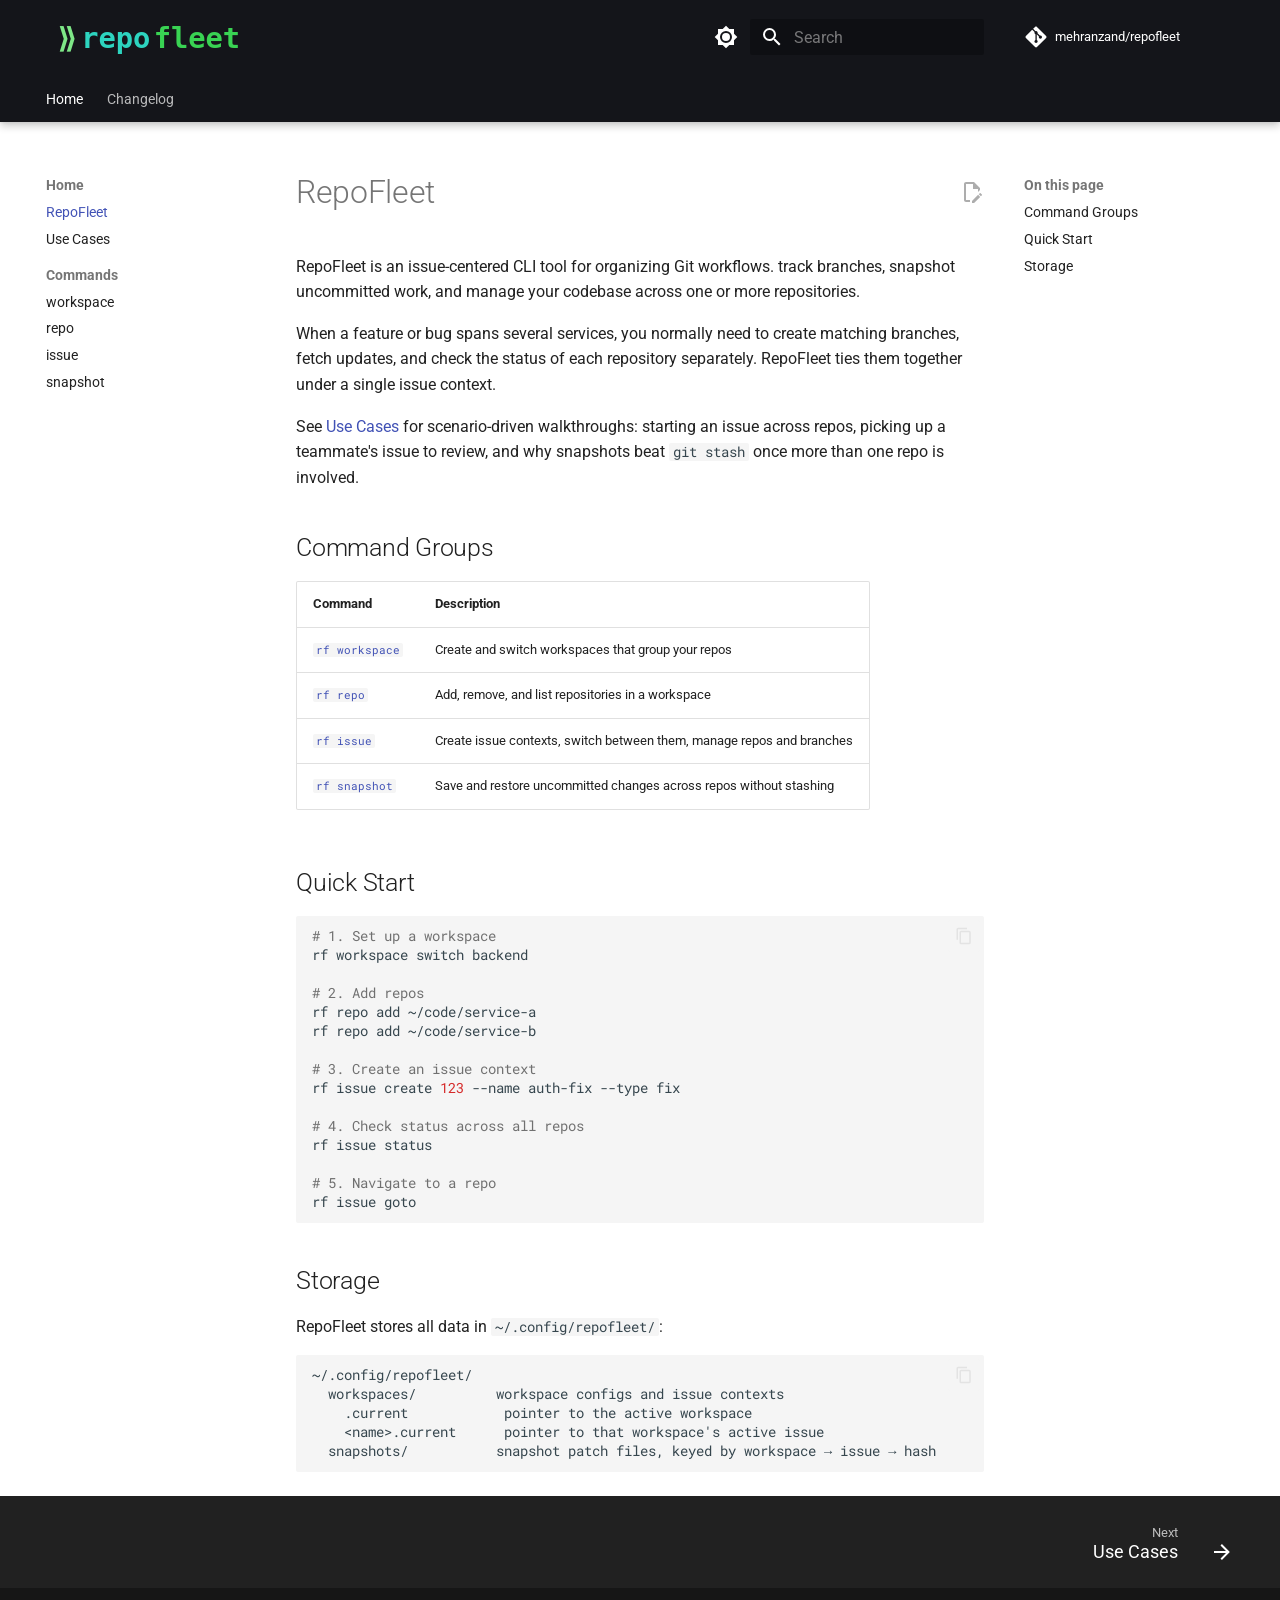
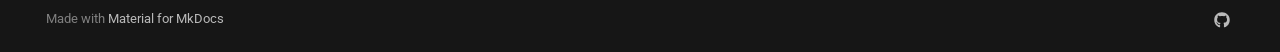
<file: index.html>
<!doctype html>
<html lang="en" class="no-js">
  <head>
    
      <meta charset="utf-8">
      <meta name="viewport" content="width=device-width,initial-scale=1">
      
        <meta name="description" content="Issue-centered CLI for organizing Git workflows. track branches, snapshot uncommitted work, and manage your codebase across one or more repositories">
      
      
      
        <link rel="canonical" href="https://mehranzand.github.io/repofleet/">
      
      
      
        <link rel="next" href="use-cases/">
      
      
        
      
      
      <link rel="icon" href="assets/repofleet-logo.svg">
      <meta name="generator" content="mkdocs-1.6.1, mkdocs-material-9.7.7">
    
    
      
        <title>RepoFleet - RepoFleet</title>
      
    
    
      <link rel="stylesheet" href="assets/stylesheets/main.ec1eaa64.min.css">
      
        
        <link rel="stylesheet" href="assets/stylesheets/palette.ab4e12ef.min.css">
      
      


    
    
      
    
    
      
        
        
        <link rel="preconnect" href="https://fonts.gstatic.com" crossorigin>
        <link rel="stylesheet" href="https://fonts.googleapis.com/css?family=Roboto:300,300i,400,400i,700,700i%7CRoboto+Mono:400,400i,700,700i&display=fallback">
        <style>:root{--md-text-font:"Roboto";--md-code-font:"Roboto Mono"}</style>
      
    
    
      <link rel="stylesheet" href="stylesheets/extra.css">
    
    <script>__md_scope=new URL(".",location),__md_hash=e=>[...e].reduce(((e,_)=>(e<<5)-e+_.charCodeAt(0)),0),__md_get=(e,_=localStorage,t=__md_scope)=>JSON.parse(_.getItem(t.pathname+"."+e)),__md_set=(e,_,t=localStorage,a=__md_scope)=>{try{t.setItem(a.pathname+"."+e,JSON.stringify(_))}catch(e){}}</script>
    
      

    
    
  </head>
  
  
    
    
      
    
    
    
    
    <body dir="ltr" data-md-color-scheme="default" data-md-color-primary="black" data-md-color-accent="deep-orange">
  
    
    <input class="md-toggle" data-md-toggle="drawer" type="checkbox" id="__drawer" autocomplete="off">
    <input class="md-toggle" data-md-toggle="search" type="checkbox" id="__search" autocomplete="off">
    <label class="md-overlay" for="__drawer"></label>
    <div data-md-component="skip">
      
        
        <a href="#repofleet" class="md-skip">
          Skip to content
        </a>
      
    </div>
    <div data-md-component="announce">
      
    </div>
    
    
      

  

<header class="md-header md-header--shadow md-header--lifted" data-md-component="header">
  <nav class="md-header__inner md-grid" aria-label="Header">
    <a href="." title="RepoFleet" class="md-header__button md-logo" aria-label="RepoFleet" data-md-component="logo">
      
  <img src="assets/repofleet-logo.svg" alt="logo">

    </a>
    <label class="md-header__button md-icon" for="__drawer">
      
      <svg xmlns="http://www.w3.org/2000/svg" viewBox="0 0 24 24"><path d="M3 6h18v2H3zm0 5h18v2H3zm0 5h18v2H3z"/></svg>
    </label>
    <div class="md-header__title" data-md-component="header-title">
      <div class="md-header__ellipsis">
        <div class="md-header__topic">
          <span class="md-ellipsis">
            RepoFleet
          </span>
        </div>
        <div class="md-header__topic" data-md-component="header-topic">
          <span class="md-ellipsis">
            
              RepoFleet
            
          </span>
        </div>
      </div>
    </div>
    
      
        <form class="md-header__option" data-md-component="palette">
  
    
    
    
    <input class="md-option" data-md-color-media="(prefers-color-scheme: light)" data-md-color-scheme="default" data-md-color-primary="black" data-md-color-accent="deep-orange"  aria-label="Switch to dark mode"  type="radio" name="__palette" id="__palette_0">
    
      <label class="md-header__button md-icon" title="Switch to dark mode" for="__palette_1" hidden>
        <svg xmlns="http://www.w3.org/2000/svg" viewBox="0 0 24 24"><path d="M12 8a4 4 0 0 0-4 4 4 4 0 0 0 4 4 4 4 0 0 0 4-4 4 4 0 0 0-4-4m0 10a6 6 0 0 1-6-6 6 6 0 0 1 6-6 6 6 0 0 1 6 6 6 6 0 0 1-6 6m8-9.31V4h-4.69L12 .69 8.69 4H4v4.69L.69 12 4 15.31V20h4.69L12 23.31 15.31 20H20v-4.69L23.31 12z"/></svg>
      </label>
    
  
    
    
    
    <input class="md-option" data-md-color-media="(prefers-color-scheme: dark)" data-md-color-scheme="slate" data-md-color-primary="black" data-md-color-accent="deep-orange"  aria-label="Switch to light mode"  type="radio" name="__palette" id="__palette_1">
    
      <label class="md-header__button md-icon" title="Switch to light mode" for="__palette_0" hidden>
        <svg xmlns="http://www.w3.org/2000/svg" viewBox="0 0 24 24"><path d="M12 18c-.89 0-1.74-.2-2.5-.55C11.56 16.5 13 14.42 13 12s-1.44-4.5-3.5-5.45C10.26 6.2 11.11 6 12 6a6 6 0 0 1 6 6 6 6 0 0 1-6 6m8-9.31V4h-4.69L12 .69 8.69 4H4v4.69L.69 12 4 15.31V20h4.69L12 23.31 15.31 20H20v-4.69L23.31 12z"/></svg>
      </label>
    
  
</form>
      
    
    
      <script>var palette=__md_get("__palette");if(palette&&palette.color){if("(prefers-color-scheme)"===palette.color.media){var media=matchMedia("(prefers-color-scheme: light)"),input=document.querySelector(media.matches?"[data-md-color-media='(prefers-color-scheme: light)']":"[data-md-color-media='(prefers-color-scheme: dark)']");palette.color.media=input.getAttribute("data-md-color-media"),palette.color.scheme=input.getAttribute("data-md-color-scheme"),palette.color.primary=input.getAttribute("data-md-color-primary"),palette.color.accent=input.getAttribute("data-md-color-accent")}for(var[key,value]of Object.entries(palette.color))document.body.setAttribute("data-md-color-"+key,value)}</script>
    
    
    
      
      
        <label class="md-header__button md-icon" for="__search">
          
          <svg xmlns="http://www.w3.org/2000/svg" viewBox="0 0 24 24"><path d="M9.5 3A6.5 6.5 0 0 1 16 9.5c0 1.61-.59 3.09-1.56 4.23l.27.27h.79l5 5-1.5 1.5-5-5v-.79l-.27-.27A6.52 6.52 0 0 1 9.5 16 6.5 6.5 0 0 1 3 9.5 6.5 6.5 0 0 1 9.5 3m0 2C7 5 5 7 5 9.5S7 14 9.5 14 14 12 14 9.5 12 5 9.5 5"/></svg>
        </label>
        <div class="md-search" data-md-component="search" role="dialog">
  <label class="md-search__overlay" for="__search"></label>
  <div class="md-search__inner" role="search">
    <form class="md-search__form" name="search">
      <input type="text" class="md-search__input" name="query" aria-label="Search" placeholder="Search" autocapitalize="off" autocorrect="off" autocomplete="off" spellcheck="false" data-md-component="search-query" required>
      <label class="md-search__icon md-icon" for="__search">
        
        <svg xmlns="http://www.w3.org/2000/svg" viewBox="0 0 24 24"><path d="M9.5 3A6.5 6.5 0 0 1 16 9.5c0 1.61-.59 3.09-1.56 4.23l.27.27h.79l5 5-1.5 1.5-5-5v-.79l-.27-.27A6.52 6.52 0 0 1 9.5 16 6.5 6.5 0 0 1 3 9.5 6.5 6.5 0 0 1 9.5 3m0 2C7 5 5 7 5 9.5S7 14 9.5 14 14 12 14 9.5 12 5 9.5 5"/></svg>
        
        <svg xmlns="http://www.w3.org/2000/svg" viewBox="0 0 24 24"><path d="M20 11v2H8l5.5 5.5-1.42 1.42L4.16 12l7.92-7.92L13.5 5.5 8 11z"/></svg>
      </label>
      <nav class="md-search__options" aria-label="Search">
        
          <a href="javascript:void(0)" class="md-search__icon md-icon" title="Share" aria-label="Share" data-clipboard data-clipboard-text="" data-md-component="search-share" tabindex="-1">
            
            <svg xmlns="http://www.w3.org/2000/svg" viewBox="0 0 24 24"><path d="M18 16.08c-.76 0-1.44.3-1.96.77L8.91 12.7c.05-.23.09-.46.09-.7s-.04-.47-.09-.7l7.05-4.11c.54.5 1.25.81 2.04.81a3 3 0 0 0 3-3 3 3 0 0 0-3-3 3 3 0 0 0-3 3c0 .24.04.47.09.7L8.04 9.81C7.5 9.31 6.79 9 6 9a3 3 0 0 0-3 3 3 3 0 0 0 3 3c.79 0 1.5-.31 2.04-.81l7.12 4.15c-.05.21-.08.43-.08.66 0 1.61 1.31 2.91 2.92 2.91s2.92-1.3 2.92-2.91A2.92 2.92 0 0 0 18 16.08"/></svg>
          </a>
        
        <button type="reset" class="md-search__icon md-icon" title="Clear" aria-label="Clear" tabindex="-1">
          
          <svg xmlns="http://www.w3.org/2000/svg" viewBox="0 0 24 24"><path d="M19 6.41 17.59 5 12 10.59 6.41 5 5 6.41 10.59 12 5 17.59 6.41 19 12 13.41 17.59 19 19 17.59 13.41 12z"/></svg>
        </button>
      </nav>
      
        <div class="md-search__suggest" data-md-component="search-suggest"></div>
      
    </form>
    <div class="md-search__output">
      <div class="md-search__scrollwrap" tabindex="0" data-md-scrollfix>
        <div class="md-search-result" data-md-component="search-result">
          <div class="md-search-result__meta">
            Initializing search
          </div>
          <ol class="md-search-result__list" role="presentation"></ol>
        </div>
      </div>
    </div>
  </div>
</div>
      
    
    
      <div class="md-header__source">
        <a href="https://github.com/mehranzand/repofleet" title="Go to repository" class="md-source" data-md-component="source">
  <div class="md-source__icon md-icon">
    
    <svg xmlns="http://www.w3.org/2000/svg" viewBox="0 0 448 512"><!--! Font Awesome Free 7.1.0 by @fontawesome - https://fontawesome.com License - https://fontawesome.com/license/free (Icons: CC BY 4.0, Fonts: SIL OFL 1.1, Code: MIT License) Copyright 2025 Fonticons, Inc.--><path d="M439.6 236.1 244 40.5c-5.4-5.5-12.8-8.5-20.4-8.5s-15 3-20.4 8.4L162.5 81l51.5 51.5c27.1-9.1 52.7 16.8 43.4 43.7l49.7 49.7c34.2-11.8 61.2 31 35.5 56.7-26.5 26.5-70.2-2.9-56-37.3L240.3 199v121.9c25.3 12.5 22.3 41.8 9.1 55-6.4 6.4-15.2 10.1-24.3 10.1s-17.8-3.6-24.3-10.1c-17.6-17.6-11.1-46.9 11.2-56v-123c-20.8-8.5-24.6-30.7-18.6-45L142.6 101 8.5 235.1C3 240.6 0 247.9 0 255.5s3 15 8.5 20.4l195.6 195.7c5.4 5.4 12.7 8.4 20.4 8.4s15-3 20.4-8.4l194.7-194.7c5.4-5.4 8.4-12.8 8.4-20.4s-3-15-8.4-20.4"/></svg>
  </div>
  <div class="md-source__repository">
    mehranzand/repofleet
  </div>
</a>
      </div>
    
  </nav>
  
    
      
<nav class="md-tabs" aria-label="Tabs" data-md-component="tabs">
  <div class="md-grid">
    <ul class="md-tabs__list">
      
        
  
  
  
    
  
  
    
    
      <li class="md-tabs__item md-tabs__item--active">
        <a href="." class="md-tabs__link">
          
  
  
  Home

        </a>
      </li>
    
  

      
        
  
  
  
  
    <li class="md-tabs__item">
      <a href="changelog/" class="md-tabs__link">
        
  
  
    
  
  Changelog

      </a>
    </li>
  

      
    </ul>
  </div>
</nav>
    
  
</header>
    
    <div class="md-container" data-md-component="container">
      
      
        
      
      <main class="md-main" data-md-component="main">
        <div class="md-main__inner md-grid">
          
            
              
              <div class="md-sidebar md-sidebar--primary" data-md-component="sidebar" data-md-type="navigation" >
                <div class="md-sidebar__scrollwrap">
                  <div class="md-sidebar__inner">
                    


  


<nav class="md-nav md-nav--primary md-nav--lifted" aria-label="Navigation" data-md-level="0">
  <label class="md-nav__title" for="__drawer">
    <a href="." title="RepoFleet" class="md-nav__button md-logo" aria-label="RepoFleet" data-md-component="logo">
      
  <img src="assets/repofleet-logo.svg" alt="logo">

    </a>
    RepoFleet
  </label>
  
    <div class="md-nav__source">
      <a href="https://github.com/mehranzand/repofleet" title="Go to repository" class="md-source" data-md-component="source">
  <div class="md-source__icon md-icon">
    
    <svg xmlns="http://www.w3.org/2000/svg" viewBox="0 0 448 512"><!--! Font Awesome Free 7.1.0 by @fontawesome - https://fontawesome.com License - https://fontawesome.com/license/free (Icons: CC BY 4.0, Fonts: SIL OFL 1.1, Code: MIT License) Copyright 2025 Fonticons, Inc.--><path d="M439.6 236.1 244 40.5c-5.4-5.5-12.8-8.5-20.4-8.5s-15 3-20.4 8.4L162.5 81l51.5 51.5c27.1-9.1 52.7 16.8 43.4 43.7l49.7 49.7c34.2-11.8 61.2 31 35.5 56.7-26.5 26.5-70.2-2.9-56-37.3L240.3 199v121.9c25.3 12.5 22.3 41.8 9.1 55-6.4 6.4-15.2 10.1-24.3 10.1s-17.8-3.6-24.3-10.1c-17.6-17.6-11.1-46.9 11.2-56v-123c-20.8-8.5-24.6-30.7-18.6-45L142.6 101 8.5 235.1C3 240.6 0 247.9 0 255.5s3 15 8.5 20.4l195.6 195.7c5.4 5.4 12.7 8.4 20.4 8.4s15-3 20.4-8.4l194.7-194.7c5.4-5.4 8.4-12.8 8.4-20.4s-3-15-8.4-20.4"/></svg>
  </div>
  <div class="md-source__repository">
    mehranzand/repofleet
  </div>
</a>
    </div>
  
  <ul class="md-nav__list" data-md-scrollfix>
    
      
      
  
  
    
  
  
  
    
    
    
    
      
        
        
      
      
        
      
    
    
    <li class="md-nav__item md-nav__item--active md-nav__item--section md-nav__item--nested">
      
        
        
        <input class="md-nav__toggle md-toggle " type="checkbox" id="__nav_1" checked>
        
          
          <label class="md-nav__link" for="__nav_1" id="__nav_1_label" tabindex="">
            
  
  
  <span class="md-ellipsis">
    
  
    Home
  

    
  </span>
  
  

            <span class="md-nav__icon md-icon"></span>
          </label>
        
        <nav class="md-nav" data-md-level="1" aria-labelledby="__nav_1_label" aria-expanded="true">
          <label class="md-nav__title" for="__nav_1">
            <span class="md-nav__icon md-icon"></span>
            
  
    Home
  

          </label>
          <ul class="md-nav__list" data-md-scrollfix>
            
              
                
  
  
    
  
  
  
    <li class="md-nav__item md-nav__item--active">
      
      <input class="md-nav__toggle md-toggle" type="checkbox" id="__toc">
      
      
        
      
      
        <label class="md-nav__link md-nav__link--active" for="__toc">
          
  
  
  <span class="md-ellipsis">
    
  
    RepoFleet
  

    
  </span>
  
  

          <span class="md-nav__icon md-icon"></span>
        </label>
      
      <a href="." class="md-nav__link md-nav__link--active">
        
  
  
  <span class="md-ellipsis">
    
  
    RepoFleet
  

    
  </span>
  
  

      </a>
      
        

  

<nav class="md-nav md-nav--secondary" aria-label="On this page">
  
  
  
    
  
  
    <label class="md-nav__title" for="__toc">
      <span class="md-nav__icon md-icon"></span>
      On this page
    </label>
    <ul class="md-nav__list" data-md-component="toc" data-md-scrollfix>
      
        <li class="md-nav__item">
  <a href="#command-groups" class="md-nav__link">
    <span class="md-ellipsis">
      
        Command Groups
      
    </span>
  </a>
  
</li>
      
        <li class="md-nav__item">
  <a href="#quick-start" class="md-nav__link">
    <span class="md-ellipsis">
      
        Quick Start
      
    </span>
  </a>
  
</li>
      
        <li class="md-nav__item">
  <a href="#storage" class="md-nav__link">
    <span class="md-ellipsis">
      
        Storage
      
    </span>
  </a>
  
</li>
      
    </ul>
  
</nav>
      
    </li>
  

              
            
              
                
  
  
  
  
    <li class="md-nav__item">
      <a href="use-cases/" class="md-nav__link">
        
  
  
  <span class="md-ellipsis">
    
  
    Use Cases
  

    
  </span>
  
  

      </a>
    </li>
  

              
            
              
                
  
  
  
  
    
    
    
    
      
      
        
          
          
        
      
    
    
    <li class="md-nav__item md-nav__item--section md-nav__item--nested">
      
        
        
        <input class="md-nav__toggle md-toggle " type="checkbox" id="__nav_1_3" >
        
          
          <label class="md-nav__link" for="__nav_1_3" id="__nav_1_3_label" tabindex="">
            
  
  
  <span class="md-ellipsis">
    
  
    Commands
  

    
  </span>
  
  

            <span class="md-nav__icon md-icon"></span>
          </label>
        
        <nav class="md-nav" data-md-level="2" aria-labelledby="__nav_1_3_label" aria-expanded="false">
          <label class="md-nav__title" for="__nav_1_3">
            <span class="md-nav__icon md-icon"></span>
            
  
    Commands
  

          </label>
          <ul class="md-nav__list" data-md-scrollfix>
            
              
                
  
  
  
  
    <li class="md-nav__item">
      <a href="workspace/" class="md-nav__link">
        
  
  
  <span class="md-ellipsis">
    
  
    workspace
  

    
  </span>
  
  

      </a>
    </li>
  

              
            
              
                
  
  
  
  
    <li class="md-nav__item">
      <a href="repo/" class="md-nav__link">
        
  
  
  <span class="md-ellipsis">
    
  
    repo
  

    
  </span>
  
  

      </a>
    </li>
  

              
            
              
                
  
  
  
  
    <li class="md-nav__item">
      <a href="issue/" class="md-nav__link">
        
  
  
  <span class="md-ellipsis">
    
  
    issue
  

    
  </span>
  
  

      </a>
    </li>
  

              
            
              
                
  
  
  
  
    <li class="md-nav__item">
      <a href="snapshot/" class="md-nav__link">
        
  
  
  <span class="md-ellipsis">
    
  
    snapshot
  

    
  </span>
  
  

      </a>
    </li>
  

              
            
          </ul>
        </nav>
      
    </li>
  

              
            
          </ul>
        </nav>
      
    </li>
  

    
      
      
  
  
  
  
    <li class="md-nav__item">
      <a href="changelog/" class="md-nav__link">
        
  
  
  <span class="md-ellipsis">
    
  
    Changelog
  

    
  </span>
  
  

      </a>
    </li>
  

    
  </ul>
</nav>
                  </div>
                </div>
              </div>
            
            
              
              <div class="md-sidebar md-sidebar--secondary" data-md-component="sidebar" data-md-type="toc" >
                <div class="md-sidebar__scrollwrap">
                  <div class="md-sidebar__inner">
                    

  

<nav class="md-nav md-nav--secondary" aria-label="On this page">
  
  
  
    
  
  
    <label class="md-nav__title" for="__toc">
      <span class="md-nav__icon md-icon"></span>
      On this page
    </label>
    <ul class="md-nav__list" data-md-component="toc" data-md-scrollfix>
      
        <li class="md-nav__item">
  <a href="#command-groups" class="md-nav__link">
    <span class="md-ellipsis">
      
        Command Groups
      
    </span>
  </a>
  
</li>
      
        <li class="md-nav__item">
  <a href="#quick-start" class="md-nav__link">
    <span class="md-ellipsis">
      
        Quick Start
      
    </span>
  </a>
  
</li>
      
        <li class="md-nav__item">
  <a href="#storage" class="md-nav__link">
    <span class="md-ellipsis">
      
        Storage
      
    </span>
  </a>
  
</li>
      
    </ul>
  
</nav>
                  </div>
                </div>
              </div>
            
          
          
            <div class="md-content" data-md-component="content">
              
              <article class="md-content__inner md-typeset">
                
                  


  
    <a href="https://github.com/mehranzand/repofleet/edit/main/docs/index.md" title="Edit this page" class="md-content__button md-icon" rel="edit">
      
      <svg xmlns="http://www.w3.org/2000/svg" viewBox="0 0 24 24"><path d="M10 20H6V4h7v5h5v3.1l2-2V8l-6-6H6c-1.1 0-2 .9-2 2v16c0 1.1.9 2 2 2h4zm10.2-7c.1 0 .3.1.4.2l1.3 1.3c.2.2.2.6 0 .8l-1 1-2.1-2.1 1-1c.1-.1.2-.2.4-.2m0 3.9L14.1 23H12v-2.1l6.1-6.1z"/></svg>
    </a>
  
  


<h1 id="repofleet">RepoFleet<a class="headerlink" href="#repofleet" title="Permanent link">&para;</a></h1>
<p>RepoFleet is an issue-centered CLI tool for organizing Git workflows. track branches, snapshot uncommitted work, and manage your codebase across one or more repositories.</p>
<p>When a feature or bug spans several services, you normally need to create matching branches, fetch updates, and check the status of each repository separately. RepoFleet ties them together under a single issue context.</p>
<p>See <a href="use-cases/">Use Cases</a> for scenario-driven walkthroughs: starting an issue across repos, picking up a teammate's issue to review, and why snapshots beat <code>git stash</code> once more than one repo is involved.</p>
<h2 id="command-groups">Command Groups<a class="headerlink" href="#command-groups" title="Permanent link">&para;</a></h2>
<table>
<thead>
<tr>
<th>Command</th>
<th>Description</th>
</tr>
</thead>
<tbody>
<tr>
<td><a href="workspace/"><code>rf workspace</code></a></td>
<td>Create and switch workspaces that group your repos</td>
</tr>
<tr>
<td><a href="repo/"><code>rf repo</code></a></td>
<td>Add, remove, and list repositories in a workspace</td>
</tr>
<tr>
<td><a href="issue/"><code>rf issue</code></a></td>
<td>Create issue contexts, switch between them, manage repos and branches</td>
</tr>
<tr>
<td><a href="snapshot/"><code>rf snapshot</code></a></td>
<td>Save and restore uncommitted changes across repos without stashing</td>
</tr>
</tbody>
</table>
<h2 id="quick-start">Quick Start<a class="headerlink" href="#quick-start" title="Permanent link">&para;</a></h2>
<div class="language-bash highlight"><pre><span></span><code><span id="__span-0-1"><a id="__codelineno-0-1" name="__codelineno-0-1" href="#__codelineno-0-1"></a><span class="c1"># 1. Set up a workspace</span>
</span><span id="__span-0-2"><a id="__codelineno-0-2" name="__codelineno-0-2" href="#__codelineno-0-2"></a>rf<span class="w"> </span>workspace<span class="w"> </span>switch<span class="w"> </span>backend
</span><span id="__span-0-3"><a id="__codelineno-0-3" name="__codelineno-0-3" href="#__codelineno-0-3"></a>
</span><span id="__span-0-4"><a id="__codelineno-0-4" name="__codelineno-0-4" href="#__codelineno-0-4"></a><span class="c1"># 2. Add repos</span>
</span><span id="__span-0-5"><a id="__codelineno-0-5" name="__codelineno-0-5" href="#__codelineno-0-5"></a>rf<span class="w"> </span>repo<span class="w"> </span>add<span class="w"> </span>~/code/service-a
</span><span id="__span-0-6"><a id="__codelineno-0-6" name="__codelineno-0-6" href="#__codelineno-0-6"></a>rf<span class="w"> </span>repo<span class="w"> </span>add<span class="w"> </span>~/code/service-b
</span><span id="__span-0-7"><a id="__codelineno-0-7" name="__codelineno-0-7" href="#__codelineno-0-7"></a>
</span><span id="__span-0-8"><a id="__codelineno-0-8" name="__codelineno-0-8" href="#__codelineno-0-8"></a><span class="c1"># 3. Create an issue context</span>
</span><span id="__span-0-9"><a id="__codelineno-0-9" name="__codelineno-0-9" href="#__codelineno-0-9"></a>rf<span class="w"> </span>issue<span class="w"> </span>create<span class="w"> </span><span class="m">123</span><span class="w"> </span>--name<span class="w"> </span>auth-fix<span class="w"> </span>--type<span class="w"> </span>fix
</span><span id="__span-0-10"><a id="__codelineno-0-10" name="__codelineno-0-10" href="#__codelineno-0-10"></a>
</span><span id="__span-0-11"><a id="__codelineno-0-11" name="__codelineno-0-11" href="#__codelineno-0-11"></a><span class="c1"># 4. Check status across all repos</span>
</span><span id="__span-0-12"><a id="__codelineno-0-12" name="__codelineno-0-12" href="#__codelineno-0-12"></a>rf<span class="w"> </span>issue<span class="w"> </span>status
</span><span id="__span-0-13"><a id="__codelineno-0-13" name="__codelineno-0-13" href="#__codelineno-0-13"></a>
</span><span id="__span-0-14"><a id="__codelineno-0-14" name="__codelineno-0-14" href="#__codelineno-0-14"></a><span class="c1"># 5. Navigate to a repo</span>
</span><span id="__span-0-15"><a id="__codelineno-0-15" name="__codelineno-0-15" href="#__codelineno-0-15"></a>rf<span class="w"> </span>issue<span class="w"> </span>goto
</span></code></pre></div>
<h2 id="storage">Storage<a class="headerlink" href="#storage" title="Permanent link">&para;</a></h2>
<p>RepoFleet stores all data in <code>~/.config/repofleet/</code>:</p>
<div class="language-text highlight"><pre><span></span><code><span id="__span-1-1"><a id="__codelineno-1-1" name="__codelineno-1-1" href="#__codelineno-1-1"></a>~/.config/repofleet/
</span><span id="__span-1-2"><a id="__codelineno-1-2" name="__codelineno-1-2" href="#__codelineno-1-2"></a>  workspaces/          workspace configs and issue contexts
</span><span id="__span-1-3"><a id="__codelineno-1-3" name="__codelineno-1-3" href="#__codelineno-1-3"></a>    .current            pointer to the active workspace
</span><span id="__span-1-4"><a id="__codelineno-1-4" name="__codelineno-1-4" href="#__codelineno-1-4"></a>    &lt;name&gt;.current      pointer to that workspace's active issue
</span><span id="__span-1-5"><a id="__codelineno-1-5" name="__codelineno-1-5" href="#__codelineno-1-5"></a>  snapshots/           snapshot patch files, keyed by workspace → issue → hash
</span></code></pre></div>












                
              </article>
            </div>
          
          
<script>var target=document.getElementById(location.hash.slice(1));target&&target.name&&(target.checked=target.name.startsWith("__tabbed_"))</script>
        </div>
        
          <button type="button" class="md-top md-icon" data-md-component="top" hidden>
  
  <svg xmlns="http://www.w3.org/2000/svg" viewBox="0 0 24 24"><path d="M13 20h-2V8l-5.5 5.5-1.42-1.42L12 4.16l7.92 7.92-1.42 1.42L13 8z"/></svg>
  Back to top
</button>
        
      </main>
      
        <footer class="md-footer">
  
    
      
      <nav class="md-footer__inner md-grid" aria-label="Footer" >
        
        
          
          <a href="use-cases/" class="md-footer__link md-footer__link--next" aria-label="Next: Use Cases">
            <div class="md-footer__title">
              <span class="md-footer__direction">
                Next
              </span>
              <div class="md-ellipsis">
                Use Cases
              </div>
            </div>
            <div class="md-footer__button md-icon">
              
              <svg xmlns="http://www.w3.org/2000/svg" viewBox="0 0 24 24"><path d="M4 11v2h12l-5.5 5.5 1.42 1.42L19.84 12l-7.92-7.92L10.5 5.5 16 11z"/></svg>
            </div>
          </a>
        
      </nav>
    
  
  <div class="md-footer-meta md-typeset">
    <div class="md-footer-meta__inner md-grid">
      <div class="md-copyright">
  
  
    Made with
    <a href="https://squidfunk.github.io/mkdocs-material/" target="_blank" rel="noopener">
      Material for MkDocs
    </a>
  
</div>
      
        
<div class="md-social">
  
    
    
    
    
    <a href="https://github.com/mehranzand/repofleet" target="_blank" rel="noopener" title="RepoFleet on GitHub" class="md-social__link">
      <svg xmlns="http://www.w3.org/2000/svg" viewBox="0 0 512 512"><!--! Font Awesome Free 7.1.0 by @fontawesome - https://fontawesome.com License - https://fontawesome.com/license/free (Icons: CC BY 4.0, Fonts: SIL OFL 1.1, Code: MIT License) Copyright 2025 Fonticons, Inc.--><path d="M173.9 397.4c0 2-2.3 3.6-5.2 3.6-3.3.3-5.6-1.3-5.6-3.6 0-2 2.3-3.6 5.2-3.6 3-.3 5.6 1.3 5.6 3.6m-31.1-4.5c-.7 2 1.3 4.3 4.3 4.9 2.6 1 5.6 0 6.2-2s-1.3-4.3-4.3-5.2c-2.6-.7-5.5.3-6.2 2.3m44.2-1.7c-2.9.7-4.9 2.6-4.6 4.9.3 2 2.9 3.3 5.9 2.6 2.9-.7 4.9-2.6 4.6-4.6-.3-1.9-3-3.2-5.9-2.9M252.8 8C114.1 8 8 113.3 8 252c0 110.9 69.8 205.8 169.5 239.2 12.8 2.3 17.3-5.6 17.3-12.1 0-6.2-.3-40.4-.3-61.4 0 0-70 15-84.7-29.8 0 0-11.4-29.1-27.8-36.6 0 0-22.9-15.7 1.6-15.4 0 0 24.9 2 38.6 25.8 21.9 38.6 58.6 27.5 72.9 20.9 2.3-16 8.8-27.1 16-33.7-55.9-6.2-112.3-14.3-112.3-110.5 0-27.5 7.6-41.3 23.6-58.9-2.6-6.5-11.1-33.3 2.6-67.9 20.9-6.5 69 27 69 27 20-5.6 41.5-8.5 62.8-8.5s42.8 2.9 62.8 8.5c0 0 48.1-33.6 69-27 13.7 34.7 5.2 61.4 2.6 67.9 16 17.7 25.8 31.5 25.8 58.9 0 96.5-58.9 104.2-114.8 110.5 9.2 7.9 17 22.9 17 46.4 0 33.7-.3 75.4-.3 83.6 0 6.5 4.6 14.4 17.3 12.1C436.2 457.8 504 362.9 504 252 504 113.3 391.5 8 252.8 8M105.2 352.9c-1.3 1-1 3.3.7 5.2 1.6 1.6 3.9 2.3 5.2 1 1.3-1 1-3.3-.7-5.2-1.6-1.6-3.9-2.3-5.2-1m-10.8-8.1c-.7 1.3.3 2.9 2.3 3.9 1.6 1 3.6.7 4.3-.7.7-1.3-.3-2.9-2.3-3.9-2-.6-3.6-.3-4.3.7m32.4 35.6c-1.6 1.3-1 4.3 1.3 6.2 2.3 2.3 5.2 2.6 6.5 1 1.3-1.3.7-4.3-1.3-6.2-2.2-2.3-5.2-2.6-6.5-1m-11.4-14.7c-1.6 1-1.6 3.6 0 5.9s4.3 3.3 5.6 2.3c1.6-1.3 1.6-3.9 0-6.2-1.4-2.3-4-3.3-5.6-2"/></svg>
    </a>
  
</div>
      
    </div>
  </div>
</footer>
      
    </div>
    <div class="md-dialog" data-md-component="dialog">
      <div class="md-dialog__inner md-typeset"></div>
    </div>
    
      <div class="md-progress" data-md-component="progress" role="progressbar"></div>
    
    
    
      
      
      <script id="__config" type="application/json">{"annotate": null, "base": ".", "features": ["navigation.tabs", "navigation.tabs.sticky", "navigation.sections", "navigation.top", "navigation.footer", "navigation.instant", "navigation.instant.progress", "search.highlight", "search.suggest", "search.share", "content.code.copy", "content.code.annotate", "content.action.edit", "toc.follow", "header.autohide"], "search": "assets/javascripts/workers/search.2c215733.min.js", "tags": null, "translations": {"clipboard.copied": "Copied to clipboard", "clipboard.copy": "Copy to clipboard", "search.result.more.one": "1 more on this page", "search.result.more.other": "# more on this page", "search.result.none": "No matching documents", "search.result.one": "1 matching document", "search.result.other": "# matching documents", "search.result.placeholder": "Type to start searching", "search.result.term.missing": "Missing", "select.version": "Select version"}, "version": null}</script>
    
    
      <script src="assets/javascripts/bundle.d7400e89.min.js"></script>
      
    
  </body>
</html>
</file>
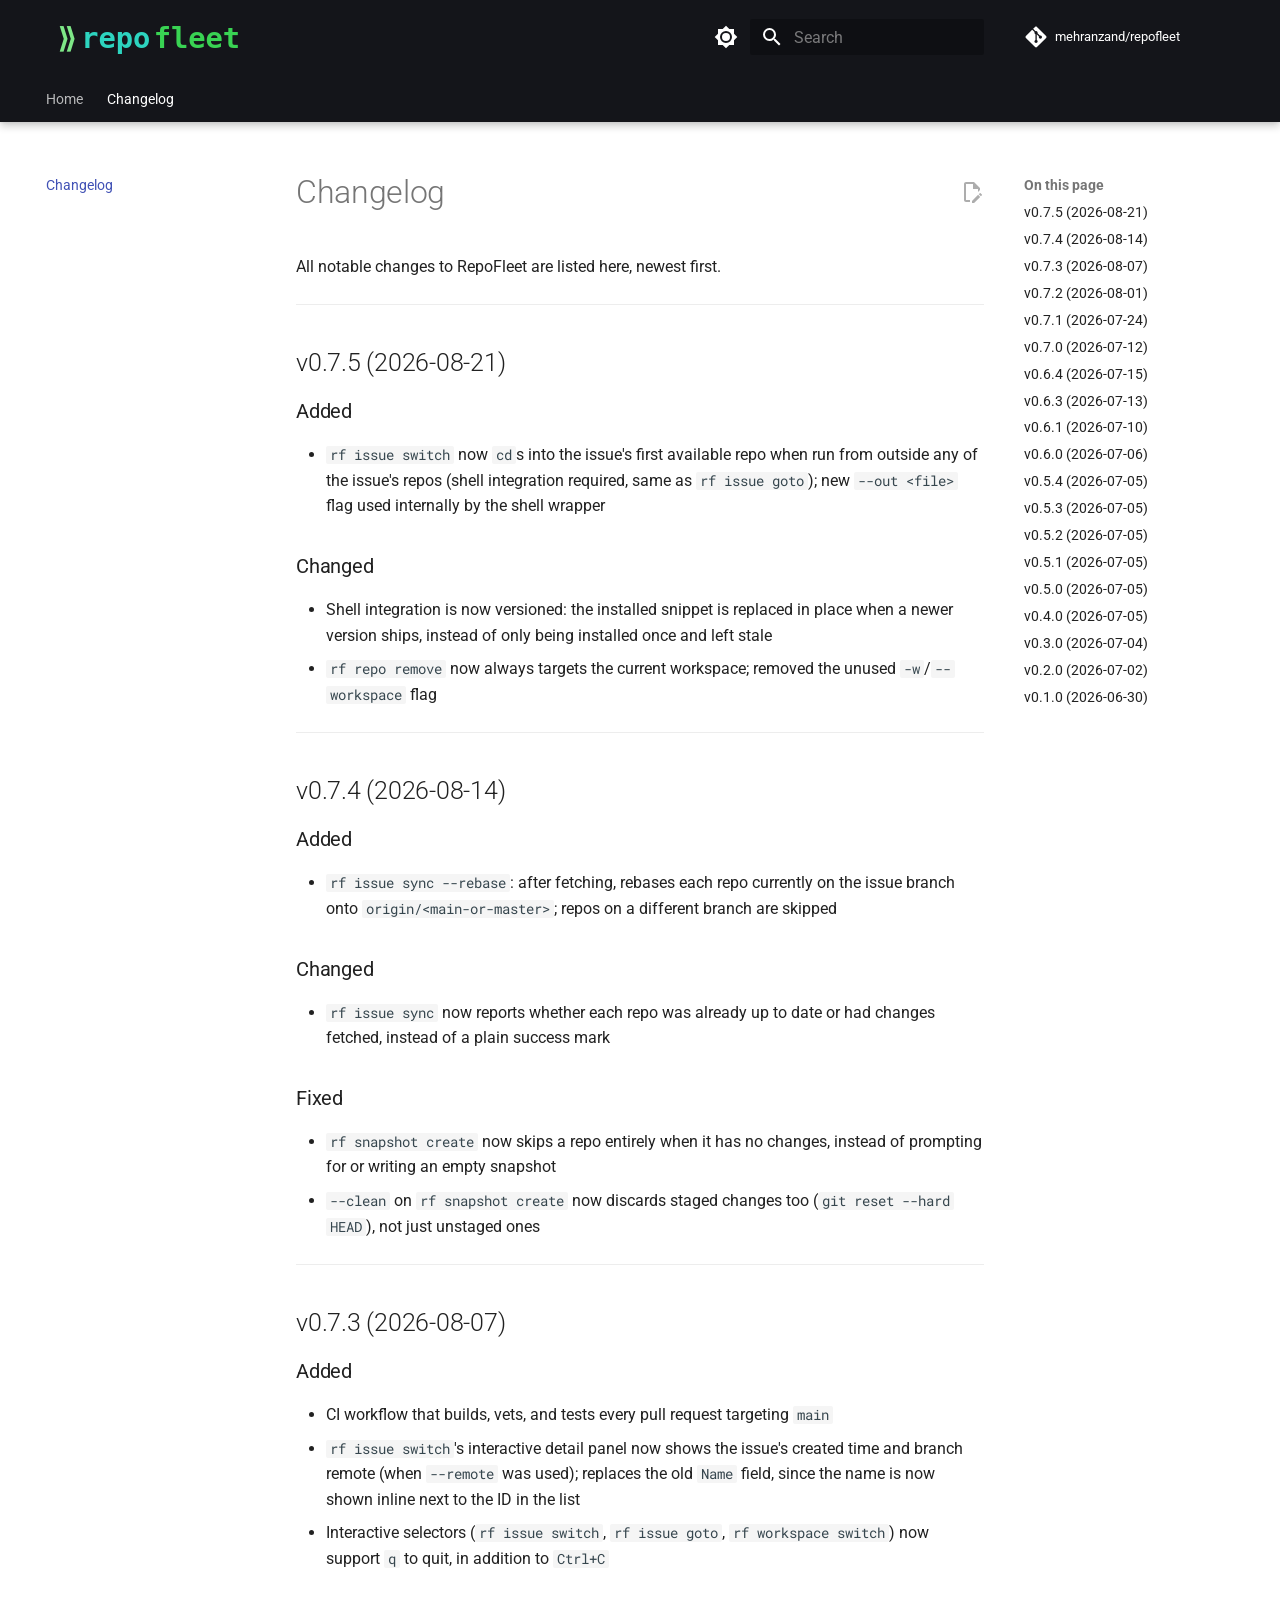
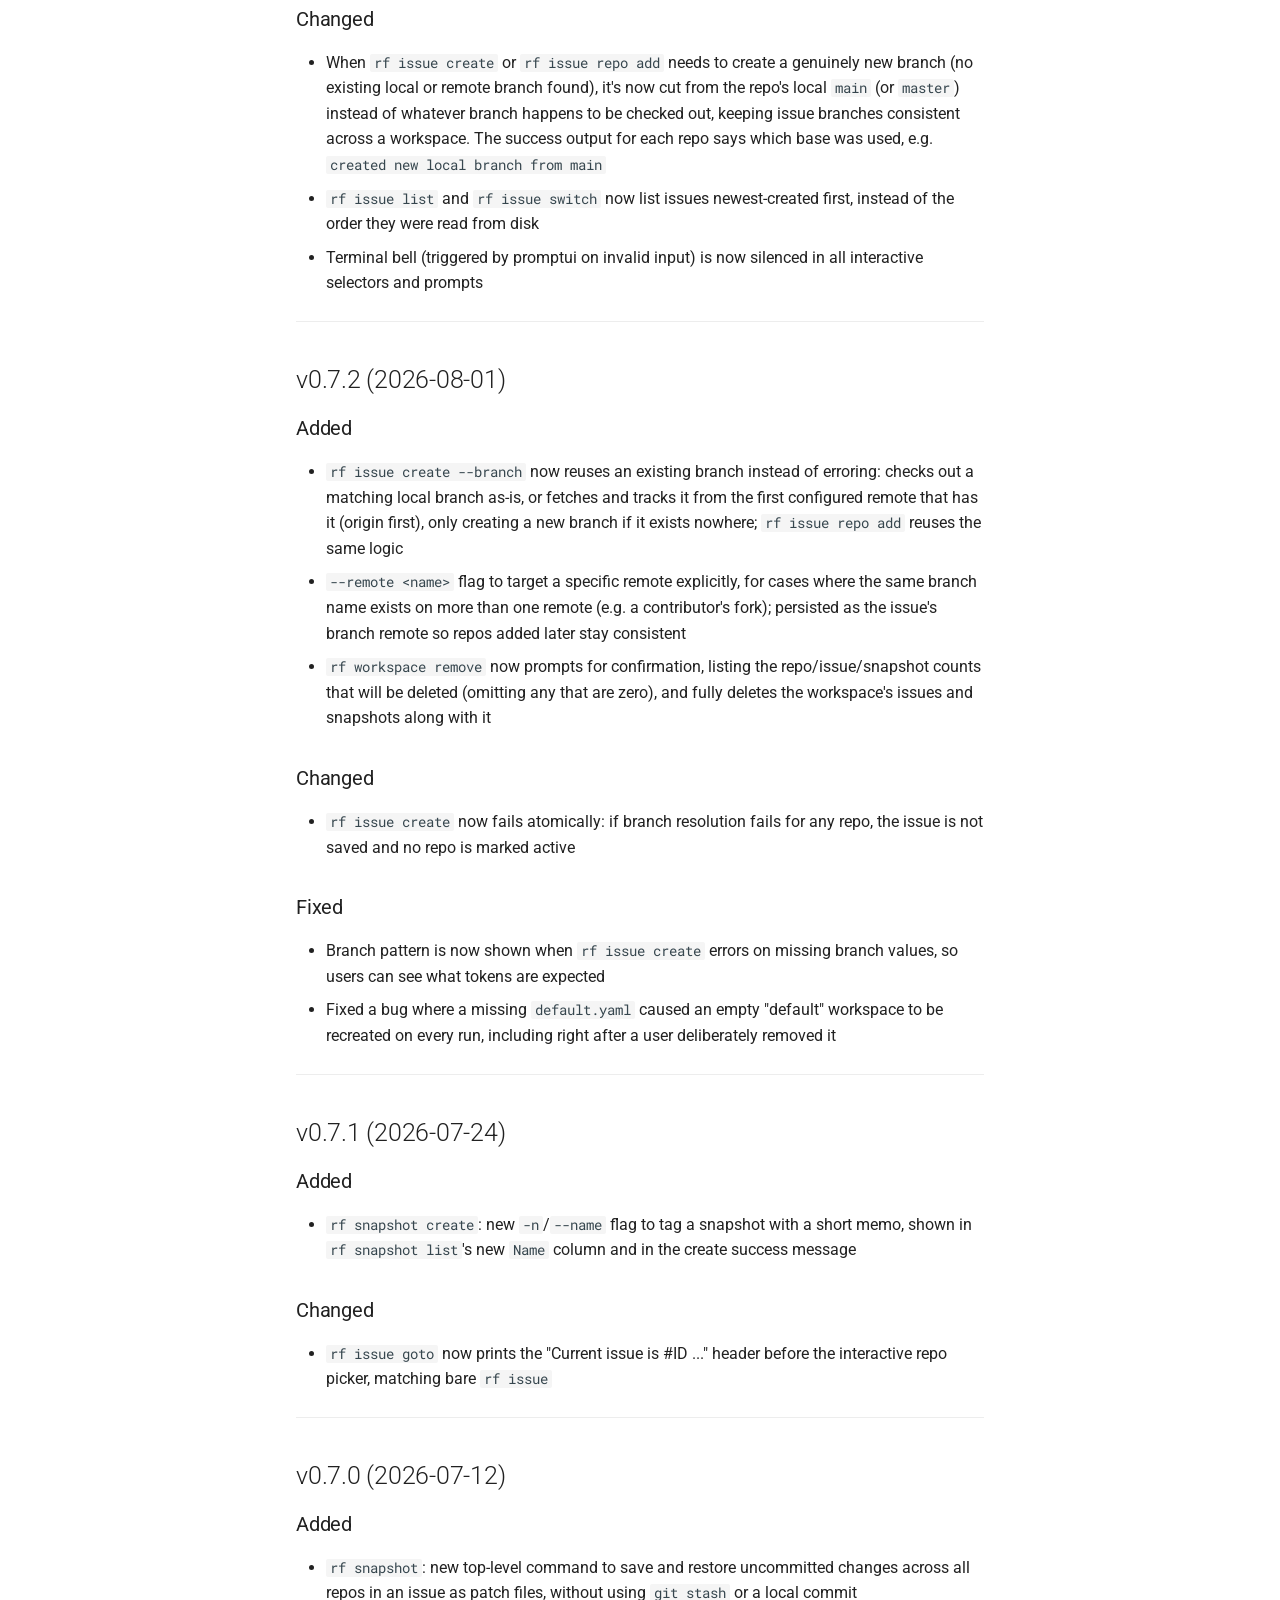
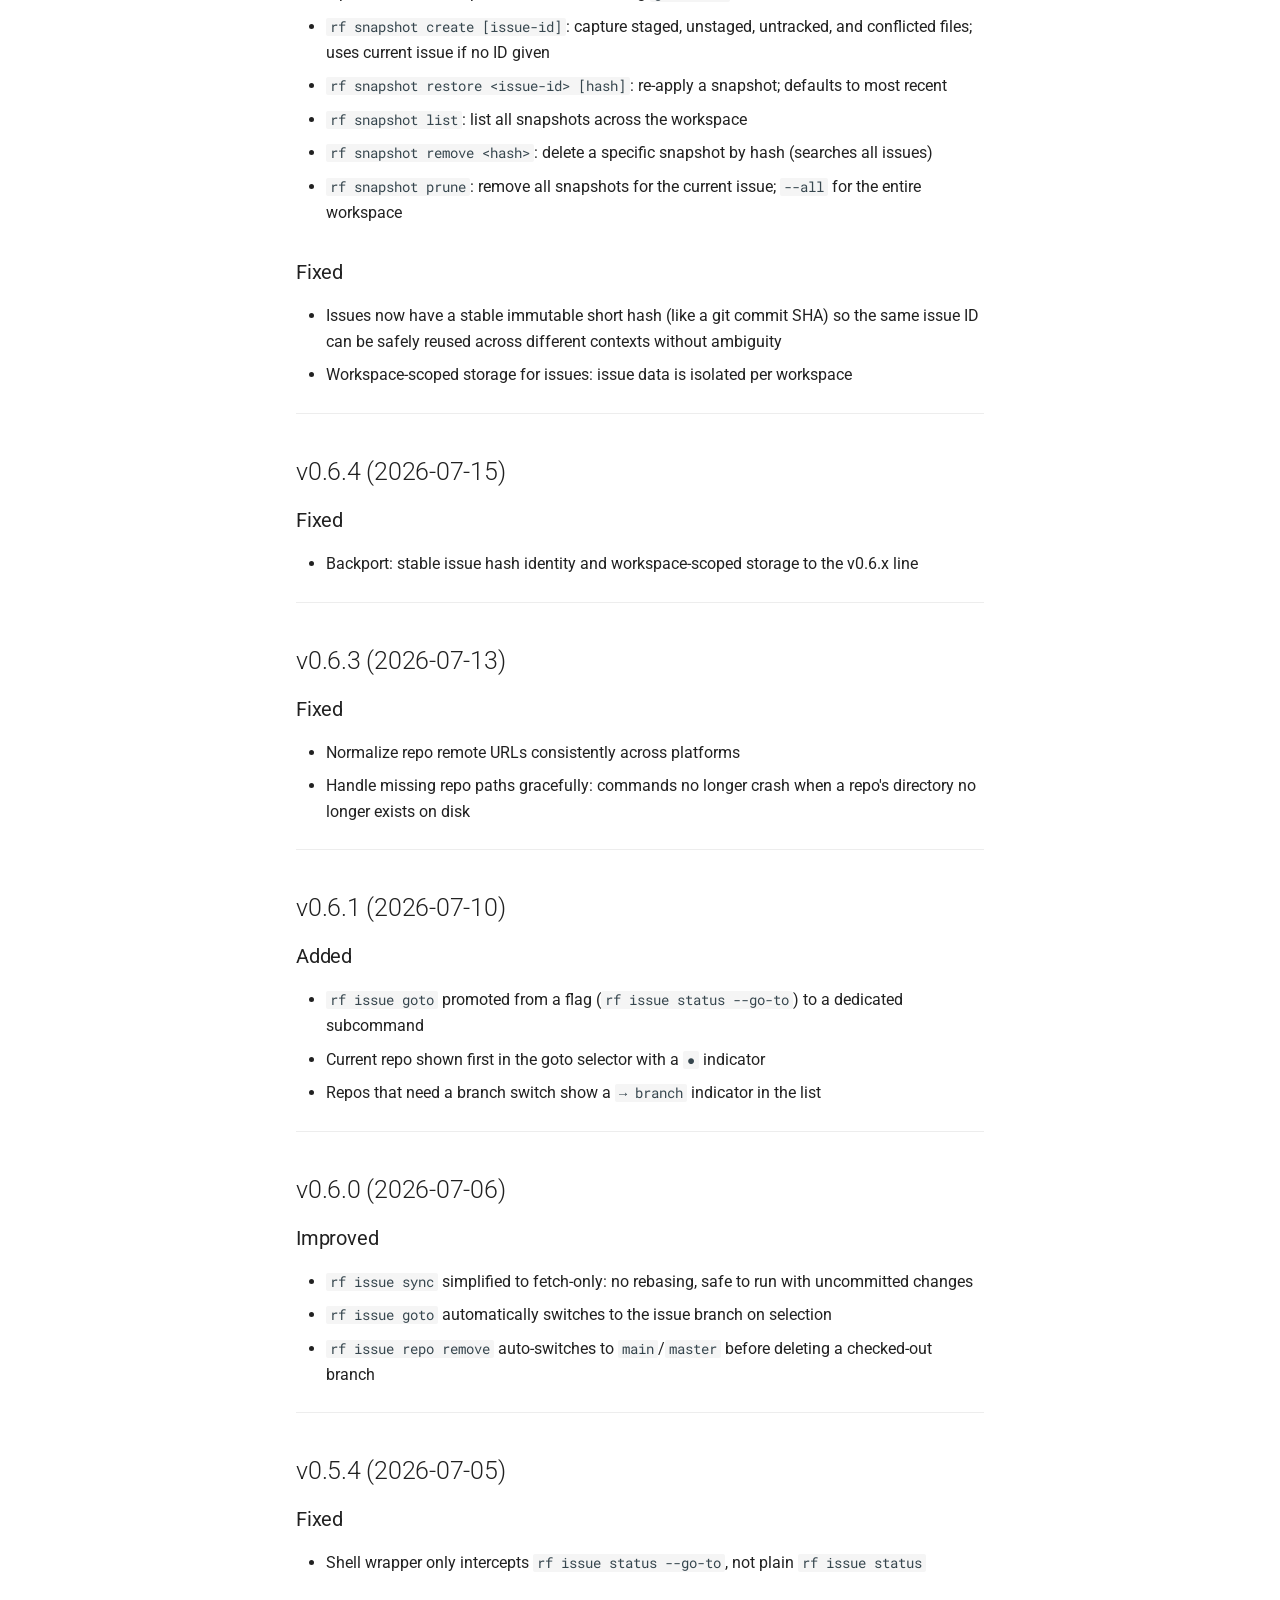
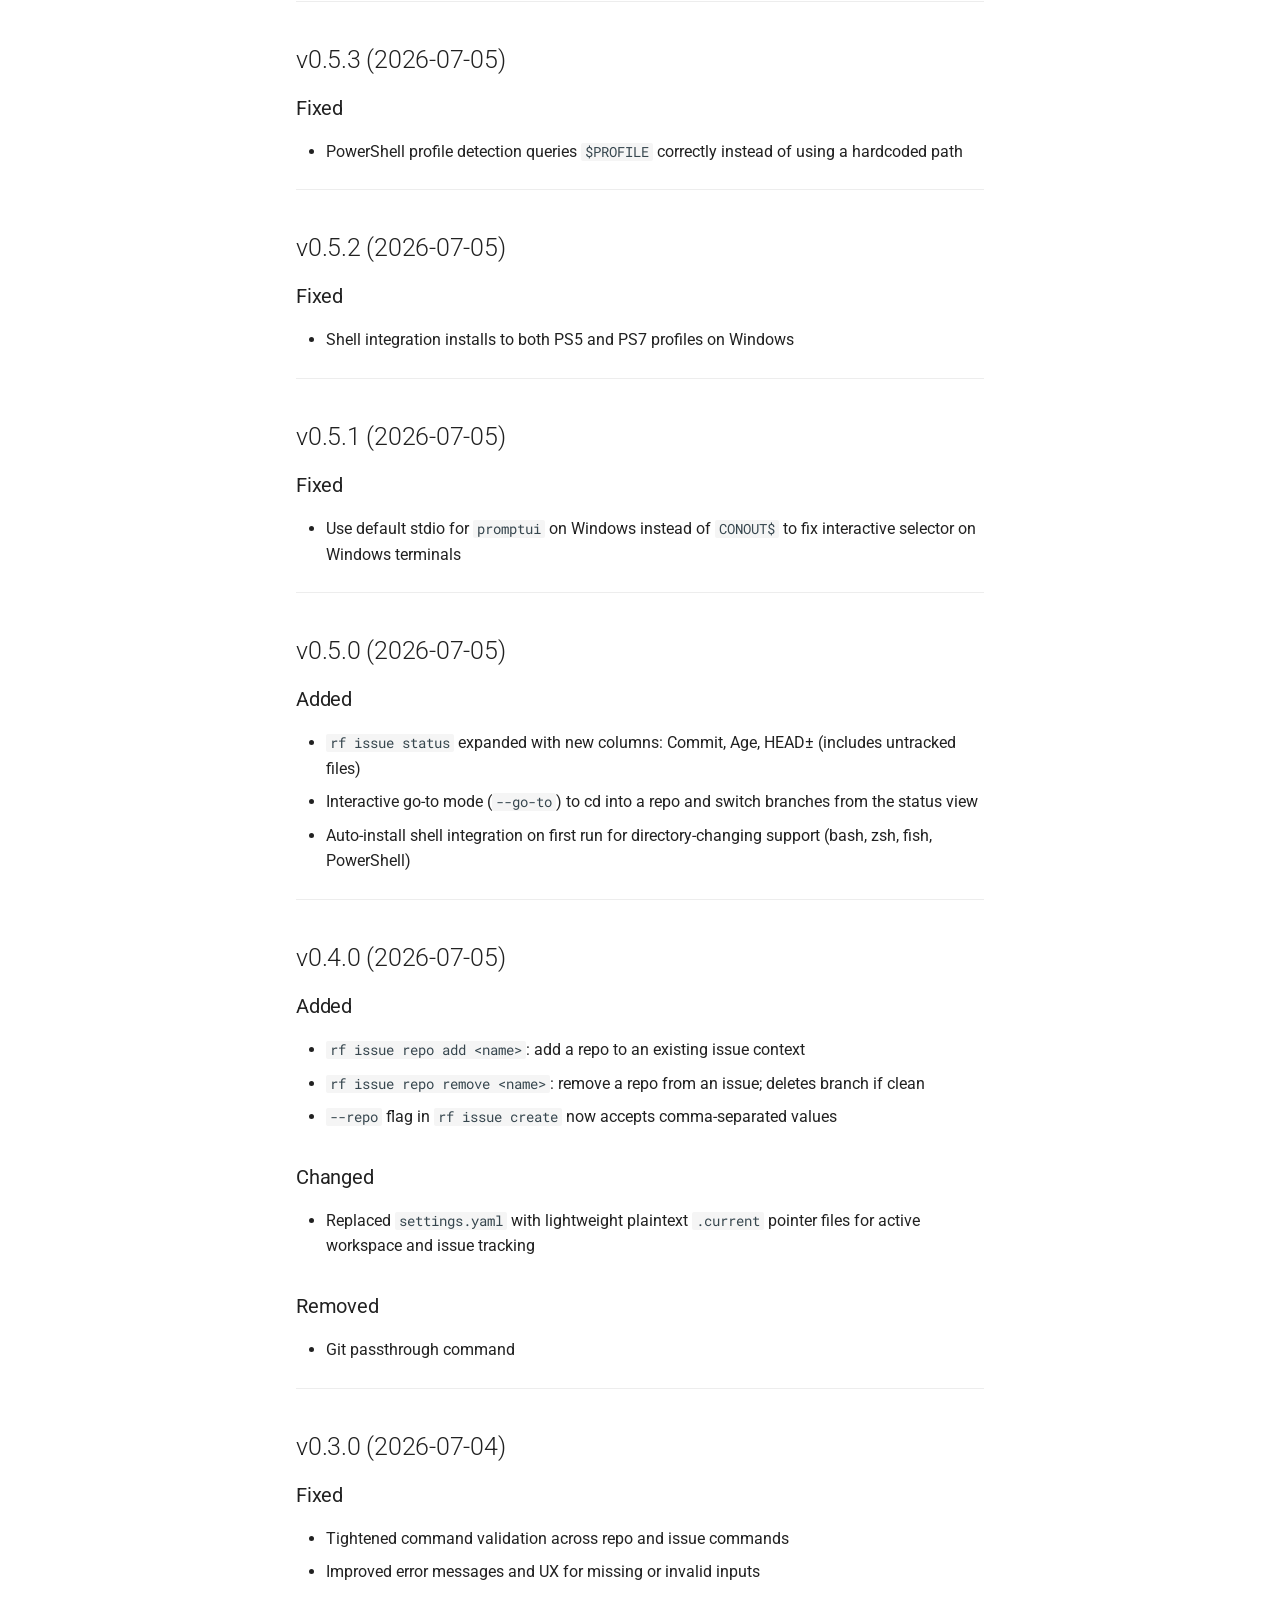
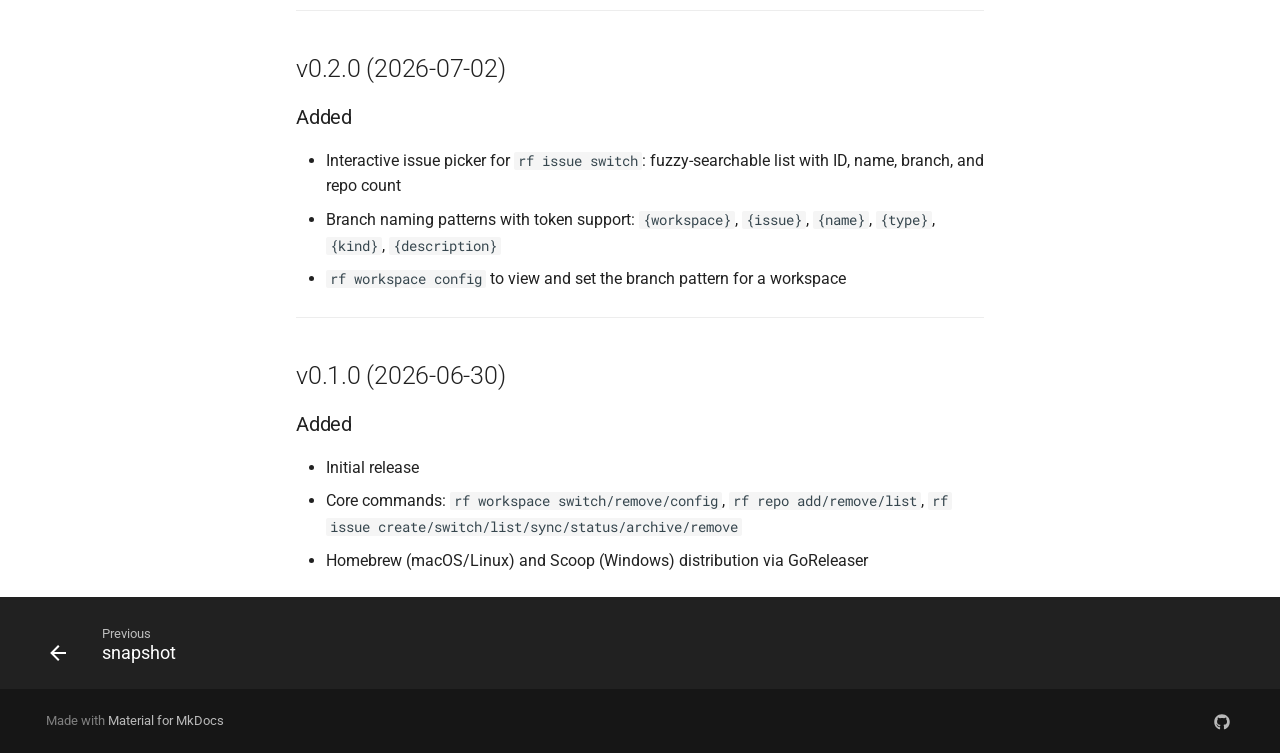
<file: changelog/index.html>
<!doctype html>
<html lang="en" class="no-js">
  <head>
    
      <meta charset="utf-8">
      <meta name="viewport" content="width=device-width,initial-scale=1">
      
        <meta name="description" content="Issue-centered CLI for organizing Git workflows. track branches, snapshot uncommitted work, and manage your codebase across one or more repositories">
      
      
      
        <link rel="canonical" href="https://mehranzand.github.io/repofleet/changelog/">
      
      
        <link rel="prev" href="../snapshot/">
      
      
      
        
      
      
      <link rel="icon" href="../assets/repofleet-logo.svg">
      <meta name="generator" content="mkdocs-1.6.1, mkdocs-material-9.7.7">
    
    
      
        <title>Changelog - RepoFleet</title>
      
    
    
      <link rel="stylesheet" href="../assets/stylesheets/main.ec1eaa64.min.css">
      
        
        <link rel="stylesheet" href="../assets/stylesheets/palette.ab4e12ef.min.css">
      
      


    
    
      
    
    
      
        
        
        <link rel="preconnect" href="https://fonts.gstatic.com" crossorigin>
        <link rel="stylesheet" href="https://fonts.googleapis.com/css?family=Roboto:300,300i,400,400i,700,700i%7CRoboto+Mono:400,400i,700,700i&display=fallback">
        <style>:root{--md-text-font:"Roboto";--md-code-font:"Roboto Mono"}</style>
      
    
    
      <link rel="stylesheet" href="../stylesheets/extra.css">
    
    <script>__md_scope=new URL("..",location),__md_hash=e=>[...e].reduce(((e,_)=>(e<<5)-e+_.charCodeAt(0)),0),__md_get=(e,_=localStorage,t=__md_scope)=>JSON.parse(_.getItem(t.pathname+"."+e)),__md_set=(e,_,t=localStorage,a=__md_scope)=>{try{t.setItem(a.pathname+"."+e,JSON.stringify(_))}catch(e){}}</script>
    
      

    
    
  </head>
  
  
    
    
      
    
    
    
    
    <body dir="ltr" data-md-color-scheme="default" data-md-color-primary="black" data-md-color-accent="deep-orange">
  
    
    <input class="md-toggle" data-md-toggle="drawer" type="checkbox" id="__drawer" autocomplete="off">
    <input class="md-toggle" data-md-toggle="search" type="checkbox" id="__search" autocomplete="off">
    <label class="md-overlay" for="__drawer"></label>
    <div data-md-component="skip">
      
        
        <a href="#changelog" class="md-skip">
          Skip to content
        </a>
      
    </div>
    <div data-md-component="announce">
      
    </div>
    
    
      

  

<header class="md-header md-header--shadow md-header--lifted" data-md-component="header">
  <nav class="md-header__inner md-grid" aria-label="Header">
    <a href=".." title="RepoFleet" class="md-header__button md-logo" aria-label="RepoFleet" data-md-component="logo">
      
  <img src="../assets/repofleet-logo.svg" alt="logo">

    </a>
    <label class="md-header__button md-icon" for="__drawer">
      
      <svg xmlns="http://www.w3.org/2000/svg" viewBox="0 0 24 24"><path d="M3 6h18v2H3zm0 5h18v2H3zm0 5h18v2H3z"/></svg>
    </label>
    <div class="md-header__title" data-md-component="header-title">
      <div class="md-header__ellipsis">
        <div class="md-header__topic">
          <span class="md-ellipsis">
            RepoFleet
          </span>
        </div>
        <div class="md-header__topic" data-md-component="header-topic">
          <span class="md-ellipsis">
            
              Changelog
            
          </span>
        </div>
      </div>
    </div>
    
      
        <form class="md-header__option" data-md-component="palette">
  
    
    
    
    <input class="md-option" data-md-color-media="(prefers-color-scheme: light)" data-md-color-scheme="default" data-md-color-primary="black" data-md-color-accent="deep-orange"  aria-label="Switch to dark mode"  type="radio" name="__palette" id="__palette_0">
    
      <label class="md-header__button md-icon" title="Switch to dark mode" for="__palette_1" hidden>
        <svg xmlns="http://www.w3.org/2000/svg" viewBox="0 0 24 24"><path d="M12 8a4 4 0 0 0-4 4 4 4 0 0 0 4 4 4 4 0 0 0 4-4 4 4 0 0 0-4-4m0 10a6 6 0 0 1-6-6 6 6 0 0 1 6-6 6 6 0 0 1 6 6 6 6 0 0 1-6 6m8-9.31V4h-4.69L12 .69 8.69 4H4v4.69L.69 12 4 15.31V20h4.69L12 23.31 15.31 20H20v-4.69L23.31 12z"/></svg>
      </label>
    
  
    
    
    
    <input class="md-option" data-md-color-media="(prefers-color-scheme: dark)" data-md-color-scheme="slate" data-md-color-primary="black" data-md-color-accent="deep-orange"  aria-label="Switch to light mode"  type="radio" name="__palette" id="__palette_1">
    
      <label class="md-header__button md-icon" title="Switch to light mode" for="__palette_0" hidden>
        <svg xmlns="http://www.w3.org/2000/svg" viewBox="0 0 24 24"><path d="M12 18c-.89 0-1.74-.2-2.5-.55C11.56 16.5 13 14.42 13 12s-1.44-4.5-3.5-5.45C10.26 6.2 11.11 6 12 6a6 6 0 0 1 6 6 6 6 0 0 1-6 6m8-9.31V4h-4.69L12 .69 8.69 4H4v4.69L.69 12 4 15.31V20h4.69L12 23.31 15.31 20H20v-4.69L23.31 12z"/></svg>
      </label>
    
  
</form>
      
    
    
      <script>var palette=__md_get("__palette");if(palette&&palette.color){if("(prefers-color-scheme)"===palette.color.media){var media=matchMedia("(prefers-color-scheme: light)"),input=document.querySelector(media.matches?"[data-md-color-media='(prefers-color-scheme: light)']":"[data-md-color-media='(prefers-color-scheme: dark)']");palette.color.media=input.getAttribute("data-md-color-media"),palette.color.scheme=input.getAttribute("data-md-color-scheme"),palette.color.primary=input.getAttribute("data-md-color-primary"),palette.color.accent=input.getAttribute("data-md-color-accent")}for(var[key,value]of Object.entries(palette.color))document.body.setAttribute("data-md-color-"+key,value)}</script>
    
    
    
      
      
        <label class="md-header__button md-icon" for="__search">
          
          <svg xmlns="http://www.w3.org/2000/svg" viewBox="0 0 24 24"><path d="M9.5 3A6.5 6.5 0 0 1 16 9.5c0 1.61-.59 3.09-1.56 4.23l.27.27h.79l5 5-1.5 1.5-5-5v-.79l-.27-.27A6.52 6.52 0 0 1 9.5 16 6.5 6.5 0 0 1 3 9.5 6.5 6.5 0 0 1 9.5 3m0 2C7 5 5 7 5 9.5S7 14 9.5 14 14 12 14 9.5 12 5 9.5 5"/></svg>
        </label>
        <div class="md-search" data-md-component="search" role="dialog">
  <label class="md-search__overlay" for="__search"></label>
  <div class="md-search__inner" role="search">
    <form class="md-search__form" name="search">
      <input type="text" class="md-search__input" name="query" aria-label="Search" placeholder="Search" autocapitalize="off" autocorrect="off" autocomplete="off" spellcheck="false" data-md-component="search-query" required>
      <label class="md-search__icon md-icon" for="__search">
        
        <svg xmlns="http://www.w3.org/2000/svg" viewBox="0 0 24 24"><path d="M9.5 3A6.5 6.5 0 0 1 16 9.5c0 1.61-.59 3.09-1.56 4.23l.27.27h.79l5 5-1.5 1.5-5-5v-.79l-.27-.27A6.52 6.52 0 0 1 9.5 16 6.5 6.5 0 0 1 3 9.5 6.5 6.5 0 0 1 9.5 3m0 2C7 5 5 7 5 9.5S7 14 9.5 14 14 12 14 9.5 12 5 9.5 5"/></svg>
        
        <svg xmlns="http://www.w3.org/2000/svg" viewBox="0 0 24 24"><path d="M20 11v2H8l5.5 5.5-1.42 1.42L4.16 12l7.92-7.92L13.5 5.5 8 11z"/></svg>
      </label>
      <nav class="md-search__options" aria-label="Search">
        
          <a href="javascript:void(0)" class="md-search__icon md-icon" title="Share" aria-label="Share" data-clipboard data-clipboard-text="" data-md-component="search-share" tabindex="-1">
            
            <svg xmlns="http://www.w3.org/2000/svg" viewBox="0 0 24 24"><path d="M18 16.08c-.76 0-1.44.3-1.96.77L8.91 12.7c.05-.23.09-.46.09-.7s-.04-.47-.09-.7l7.05-4.11c.54.5 1.25.81 2.04.81a3 3 0 0 0 3-3 3 3 0 0 0-3-3 3 3 0 0 0-3 3c0 .24.04.47.09.7L8.04 9.81C7.5 9.31 6.79 9 6 9a3 3 0 0 0-3 3 3 3 0 0 0 3 3c.79 0 1.5-.31 2.04-.81l7.12 4.15c-.05.21-.08.43-.08.66 0 1.61 1.31 2.91 2.92 2.91s2.92-1.3 2.92-2.91A2.92 2.92 0 0 0 18 16.08"/></svg>
          </a>
        
        <button type="reset" class="md-search__icon md-icon" title="Clear" aria-label="Clear" tabindex="-1">
          
          <svg xmlns="http://www.w3.org/2000/svg" viewBox="0 0 24 24"><path d="M19 6.41 17.59 5 12 10.59 6.41 5 5 6.41 10.59 12 5 17.59 6.41 19 12 13.41 17.59 19 19 17.59 13.41 12z"/></svg>
        </button>
      </nav>
      
        <div class="md-search__suggest" data-md-component="search-suggest"></div>
      
    </form>
    <div class="md-search__output">
      <div class="md-search__scrollwrap" tabindex="0" data-md-scrollfix>
        <div class="md-search-result" data-md-component="search-result">
          <div class="md-search-result__meta">
            Initializing search
          </div>
          <ol class="md-search-result__list" role="presentation"></ol>
        </div>
      </div>
    </div>
  </div>
</div>
      
    
    
      <div class="md-header__source">
        <a href="https://github.com/mehranzand/repofleet" title="Go to repository" class="md-source" data-md-component="source">
  <div class="md-source__icon md-icon">
    
    <svg xmlns="http://www.w3.org/2000/svg" viewBox="0 0 448 512"><!--! Font Awesome Free 7.1.0 by @fontawesome - https://fontawesome.com License - https://fontawesome.com/license/free (Icons: CC BY 4.0, Fonts: SIL OFL 1.1, Code: MIT License) Copyright 2025 Fonticons, Inc.--><path d="M439.6 236.1 244 40.5c-5.4-5.5-12.8-8.5-20.4-8.5s-15 3-20.4 8.4L162.5 81l51.5 51.5c27.1-9.1 52.7 16.8 43.4 43.7l49.7 49.7c34.2-11.8 61.2 31 35.5 56.7-26.5 26.5-70.2-2.9-56-37.3L240.3 199v121.9c25.3 12.5 22.3 41.8 9.1 55-6.4 6.4-15.2 10.1-24.3 10.1s-17.8-3.6-24.3-10.1c-17.6-17.6-11.1-46.9 11.2-56v-123c-20.8-8.5-24.6-30.7-18.6-45L142.6 101 8.5 235.1C3 240.6 0 247.9 0 255.5s3 15 8.5 20.4l195.6 195.7c5.4 5.4 12.7 8.4 20.4 8.4s15-3 20.4-8.4l194.7-194.7c5.4-5.4 8.4-12.8 8.4-20.4s-3-15-8.4-20.4"/></svg>
  </div>
  <div class="md-source__repository">
    mehranzand/repofleet
  </div>
</a>
      </div>
    
  </nav>
  
    
      
<nav class="md-tabs" aria-label="Tabs" data-md-component="tabs">
  <div class="md-grid">
    <ul class="md-tabs__list">
      
        
  
  
  
  
    
    
      <li class="md-tabs__item">
        <a href=".." class="md-tabs__link">
          
  
  
  Home

        </a>
      </li>
    
  

      
        
  
  
  
    
  
  
    <li class="md-tabs__item md-tabs__item--active">
      <a href="./" class="md-tabs__link">
        
  
  
    
  
  Changelog

      </a>
    </li>
  

      
    </ul>
  </div>
</nav>
    
  
</header>
    
    <div class="md-container" data-md-component="container">
      
      
        
      
      <main class="md-main" data-md-component="main">
        <div class="md-main__inner md-grid">
          
            
              
              <div class="md-sidebar md-sidebar--primary" data-md-component="sidebar" data-md-type="navigation" >
                <div class="md-sidebar__scrollwrap">
                  <div class="md-sidebar__inner">
                    


  


<nav class="md-nav md-nav--primary md-nav--lifted" aria-label="Navigation" data-md-level="0">
  <label class="md-nav__title" for="__drawer">
    <a href=".." title="RepoFleet" class="md-nav__button md-logo" aria-label="RepoFleet" data-md-component="logo">
      
  <img src="../assets/repofleet-logo.svg" alt="logo">

    </a>
    RepoFleet
  </label>
  
    <div class="md-nav__source">
      <a href="https://github.com/mehranzand/repofleet" title="Go to repository" class="md-source" data-md-component="source">
  <div class="md-source__icon md-icon">
    
    <svg xmlns="http://www.w3.org/2000/svg" viewBox="0 0 448 512"><!--! Font Awesome Free 7.1.0 by @fontawesome - https://fontawesome.com License - https://fontawesome.com/license/free (Icons: CC BY 4.0, Fonts: SIL OFL 1.1, Code: MIT License) Copyright 2025 Fonticons, Inc.--><path d="M439.6 236.1 244 40.5c-5.4-5.5-12.8-8.5-20.4-8.5s-15 3-20.4 8.4L162.5 81l51.5 51.5c27.1-9.1 52.7 16.8 43.4 43.7l49.7 49.7c34.2-11.8 61.2 31 35.5 56.7-26.5 26.5-70.2-2.9-56-37.3L240.3 199v121.9c25.3 12.5 22.3 41.8 9.1 55-6.4 6.4-15.2 10.1-24.3 10.1s-17.8-3.6-24.3-10.1c-17.6-17.6-11.1-46.9 11.2-56v-123c-20.8-8.5-24.6-30.7-18.6-45L142.6 101 8.5 235.1C3 240.6 0 247.9 0 255.5s3 15 8.5 20.4l195.6 195.7c5.4 5.4 12.7 8.4 20.4 8.4s15-3 20.4-8.4l194.7-194.7c5.4-5.4 8.4-12.8 8.4-20.4s-3-15-8.4-20.4"/></svg>
  </div>
  <div class="md-source__repository">
    mehranzand/repofleet
  </div>
</a>
    </div>
  
  <ul class="md-nav__list" data-md-scrollfix>
    
      
      
  
  
  
  
    
    
    
    
      
      
        
      
    
    
    <li class="md-nav__item md-nav__item--nested">
      
        
        
        <input class="md-nav__toggle md-toggle " type="checkbox" id="__nav_1" >
        
          
          <label class="md-nav__link" for="__nav_1" id="__nav_1_label" tabindex="0">
            
  
  
  <span class="md-ellipsis">
    
  
    Home
  

    
  </span>
  
  

            <span class="md-nav__icon md-icon"></span>
          </label>
        
        <nav class="md-nav" data-md-level="1" aria-labelledby="__nav_1_label" aria-expanded="false">
          <label class="md-nav__title" for="__nav_1">
            <span class="md-nav__icon md-icon"></span>
            
  
    Home
  

          </label>
          <ul class="md-nav__list" data-md-scrollfix>
            
              
                
  
  
  
  
    <li class="md-nav__item">
      <a href=".." class="md-nav__link">
        
  
  
  <span class="md-ellipsis">
    
  
    RepoFleet
  

    
  </span>
  
  

      </a>
    </li>
  

              
            
              
                
  
  
  
  
    <li class="md-nav__item">
      <a href="../use-cases/" class="md-nav__link">
        
  
  
  <span class="md-ellipsis">
    
  
    Use Cases
  

    
  </span>
  
  

      </a>
    </li>
  

              
            
              
                
  
  
  
  
    
    
    
    
      
      
        
      
    
    
    <li class="md-nav__item md-nav__item--nested">
      
        
        
        <input class="md-nav__toggle md-toggle " type="checkbox" id="__nav_1_3" >
        
          
          <label class="md-nav__link" for="__nav_1_3" id="__nav_1_3_label" tabindex="0">
            
  
  
  <span class="md-ellipsis">
    
  
    Commands
  

    
  </span>
  
  

            <span class="md-nav__icon md-icon"></span>
          </label>
        
        <nav class="md-nav" data-md-level="2" aria-labelledby="__nav_1_3_label" aria-expanded="false">
          <label class="md-nav__title" for="__nav_1_3">
            <span class="md-nav__icon md-icon"></span>
            
  
    Commands
  

          </label>
          <ul class="md-nav__list" data-md-scrollfix>
            
              
                
  
  
  
  
    <li class="md-nav__item">
      <a href="../workspace/" class="md-nav__link">
        
  
  
  <span class="md-ellipsis">
    
  
    workspace
  

    
  </span>
  
  

      </a>
    </li>
  

              
            
              
                
  
  
  
  
    <li class="md-nav__item">
      <a href="../repo/" class="md-nav__link">
        
  
  
  <span class="md-ellipsis">
    
  
    repo
  

    
  </span>
  
  

      </a>
    </li>
  

              
            
              
                
  
  
  
  
    <li class="md-nav__item">
      <a href="../issue/" class="md-nav__link">
        
  
  
  <span class="md-ellipsis">
    
  
    issue
  

    
  </span>
  
  

      </a>
    </li>
  

              
            
              
                
  
  
  
  
    <li class="md-nav__item">
      <a href="../snapshot/" class="md-nav__link">
        
  
  
  <span class="md-ellipsis">
    
  
    snapshot
  

    
  </span>
  
  

      </a>
    </li>
  

              
            
          </ul>
        </nav>
      
    </li>
  

              
            
          </ul>
        </nav>
      
    </li>
  

    
      
      
  
  
    
  
  
  
    <li class="md-nav__item md-nav__item--active">
      
      <input class="md-nav__toggle md-toggle" type="checkbox" id="__toc">
      
      
        
      
      
        <label class="md-nav__link md-nav__link--active" for="__toc">
          
  
  
  <span class="md-ellipsis">
    
  
    Changelog
  

    
  </span>
  
  

          <span class="md-nav__icon md-icon"></span>
        </label>
      
      <a href="./" class="md-nav__link md-nav__link--active">
        
  
  
  <span class="md-ellipsis">
    
  
    Changelog
  

    
  </span>
  
  

      </a>
      
        

  

<nav class="md-nav md-nav--secondary" aria-label="On this page">
  
  
  
    
  
  
    <label class="md-nav__title" for="__toc">
      <span class="md-nav__icon md-icon"></span>
      On this page
    </label>
    <ul class="md-nav__list" data-md-component="toc" data-md-scrollfix>
      
        <li class="md-nav__item">
  <a href="#v075-2026-08-21" class="md-nav__link">
    <span class="md-ellipsis">
      
        v0.7.5 (2026-08-21)
      
    </span>
  </a>
  
</li>
      
        <li class="md-nav__item">
  <a href="#v074-2026-08-14" class="md-nav__link">
    <span class="md-ellipsis">
      
        v0.7.4 (2026-08-14)
      
    </span>
  </a>
  
</li>
      
        <li class="md-nav__item">
  <a href="#v073-2026-08-07" class="md-nav__link">
    <span class="md-ellipsis">
      
        v0.7.3 (2026-08-07)
      
    </span>
  </a>
  
</li>
      
        <li class="md-nav__item">
  <a href="#v072-2026-08-01" class="md-nav__link">
    <span class="md-ellipsis">
      
        v0.7.2 (2026-08-01)
      
    </span>
  </a>
  
</li>
      
        <li class="md-nav__item">
  <a href="#v071-2026-07-24" class="md-nav__link">
    <span class="md-ellipsis">
      
        v0.7.1 (2026-07-24)
      
    </span>
  </a>
  
</li>
      
        <li class="md-nav__item">
  <a href="#v070-2026-07-12" class="md-nav__link">
    <span class="md-ellipsis">
      
        v0.7.0 (2026-07-12)
      
    </span>
  </a>
  
</li>
      
        <li class="md-nav__item">
  <a href="#v064-2026-07-15" class="md-nav__link">
    <span class="md-ellipsis">
      
        v0.6.4 (2026-07-15)
      
    </span>
  </a>
  
</li>
      
        <li class="md-nav__item">
  <a href="#v063-2026-07-13" class="md-nav__link">
    <span class="md-ellipsis">
      
        v0.6.3 (2026-07-13)
      
    </span>
  </a>
  
</li>
      
        <li class="md-nav__item">
  <a href="#v061-2026-07-10" class="md-nav__link">
    <span class="md-ellipsis">
      
        v0.6.1 (2026-07-10)
      
    </span>
  </a>
  
</li>
      
        <li class="md-nav__item">
  <a href="#v060-2026-07-06" class="md-nav__link">
    <span class="md-ellipsis">
      
        v0.6.0 (2026-07-06)
      
    </span>
  </a>
  
</li>
      
        <li class="md-nav__item">
  <a href="#v054-2026-07-05" class="md-nav__link">
    <span class="md-ellipsis">
      
        v0.5.4 (2026-07-05)
      
    </span>
  </a>
  
</li>
      
        <li class="md-nav__item">
  <a href="#v053-2026-07-05" class="md-nav__link">
    <span class="md-ellipsis">
      
        v0.5.3 (2026-07-05)
      
    </span>
  </a>
  
</li>
      
        <li class="md-nav__item">
  <a href="#v052-2026-07-05" class="md-nav__link">
    <span class="md-ellipsis">
      
        v0.5.2 (2026-07-05)
      
    </span>
  </a>
  
</li>
      
        <li class="md-nav__item">
  <a href="#v051-2026-07-05" class="md-nav__link">
    <span class="md-ellipsis">
      
        v0.5.1 (2026-07-05)
      
    </span>
  </a>
  
</li>
      
        <li class="md-nav__item">
  <a href="#v050-2026-07-05" class="md-nav__link">
    <span class="md-ellipsis">
      
        v0.5.0 (2026-07-05)
      
    </span>
  </a>
  
</li>
      
        <li class="md-nav__item">
  <a href="#v040-2026-07-05" class="md-nav__link">
    <span class="md-ellipsis">
      
        v0.4.0 (2026-07-05)
      
    </span>
  </a>
  
</li>
      
        <li class="md-nav__item">
  <a href="#v030-2026-07-04" class="md-nav__link">
    <span class="md-ellipsis">
      
        v0.3.0 (2026-07-04)
      
    </span>
  </a>
  
</li>
      
        <li class="md-nav__item">
  <a href="#v020-2026-07-02" class="md-nav__link">
    <span class="md-ellipsis">
      
        v0.2.0 (2026-07-02)
      
    </span>
  </a>
  
</li>
      
        <li class="md-nav__item">
  <a href="#v010-2026-06-30" class="md-nav__link">
    <span class="md-ellipsis">
      
        v0.1.0 (2026-06-30)
      
    </span>
  </a>
  
</li>
      
    </ul>
  
</nav>
      
    </li>
  

    
  </ul>
</nav>
                  </div>
                </div>
              </div>
            
            
              
              <div class="md-sidebar md-sidebar--secondary" data-md-component="sidebar" data-md-type="toc" >
                <div class="md-sidebar__scrollwrap">
                  <div class="md-sidebar__inner">
                    

  

<nav class="md-nav md-nav--secondary" aria-label="On this page">
  
  
  
    
  
  
    <label class="md-nav__title" for="__toc">
      <span class="md-nav__icon md-icon"></span>
      On this page
    </label>
    <ul class="md-nav__list" data-md-component="toc" data-md-scrollfix>
      
        <li class="md-nav__item">
  <a href="#v075-2026-08-21" class="md-nav__link">
    <span class="md-ellipsis">
      
        v0.7.5 (2026-08-21)
      
    </span>
  </a>
  
</li>
      
        <li class="md-nav__item">
  <a href="#v074-2026-08-14" class="md-nav__link">
    <span class="md-ellipsis">
      
        v0.7.4 (2026-08-14)
      
    </span>
  </a>
  
</li>
      
        <li class="md-nav__item">
  <a href="#v073-2026-08-07" class="md-nav__link">
    <span class="md-ellipsis">
      
        v0.7.3 (2026-08-07)
      
    </span>
  </a>
  
</li>
      
        <li class="md-nav__item">
  <a href="#v072-2026-08-01" class="md-nav__link">
    <span class="md-ellipsis">
      
        v0.7.2 (2026-08-01)
      
    </span>
  </a>
  
</li>
      
        <li class="md-nav__item">
  <a href="#v071-2026-07-24" class="md-nav__link">
    <span class="md-ellipsis">
      
        v0.7.1 (2026-07-24)
      
    </span>
  </a>
  
</li>
      
        <li class="md-nav__item">
  <a href="#v070-2026-07-12" class="md-nav__link">
    <span class="md-ellipsis">
      
        v0.7.0 (2026-07-12)
      
    </span>
  </a>
  
</li>
      
        <li class="md-nav__item">
  <a href="#v064-2026-07-15" class="md-nav__link">
    <span class="md-ellipsis">
      
        v0.6.4 (2026-07-15)
      
    </span>
  </a>
  
</li>
      
        <li class="md-nav__item">
  <a href="#v063-2026-07-13" class="md-nav__link">
    <span class="md-ellipsis">
      
        v0.6.3 (2026-07-13)
      
    </span>
  </a>
  
</li>
      
        <li class="md-nav__item">
  <a href="#v061-2026-07-10" class="md-nav__link">
    <span class="md-ellipsis">
      
        v0.6.1 (2026-07-10)
      
    </span>
  </a>
  
</li>
      
        <li class="md-nav__item">
  <a href="#v060-2026-07-06" class="md-nav__link">
    <span class="md-ellipsis">
      
        v0.6.0 (2026-07-06)
      
    </span>
  </a>
  
</li>
      
        <li class="md-nav__item">
  <a href="#v054-2026-07-05" class="md-nav__link">
    <span class="md-ellipsis">
      
        v0.5.4 (2026-07-05)
      
    </span>
  </a>
  
</li>
      
        <li class="md-nav__item">
  <a href="#v053-2026-07-05" class="md-nav__link">
    <span class="md-ellipsis">
      
        v0.5.3 (2026-07-05)
      
    </span>
  </a>
  
</li>
      
        <li class="md-nav__item">
  <a href="#v052-2026-07-05" class="md-nav__link">
    <span class="md-ellipsis">
      
        v0.5.2 (2026-07-05)
      
    </span>
  </a>
  
</li>
      
        <li class="md-nav__item">
  <a href="#v051-2026-07-05" class="md-nav__link">
    <span class="md-ellipsis">
      
        v0.5.1 (2026-07-05)
      
    </span>
  </a>
  
</li>
      
        <li class="md-nav__item">
  <a href="#v050-2026-07-05" class="md-nav__link">
    <span class="md-ellipsis">
      
        v0.5.0 (2026-07-05)
      
    </span>
  </a>
  
</li>
      
        <li class="md-nav__item">
  <a href="#v040-2026-07-05" class="md-nav__link">
    <span class="md-ellipsis">
      
        v0.4.0 (2026-07-05)
      
    </span>
  </a>
  
</li>
      
        <li class="md-nav__item">
  <a href="#v030-2026-07-04" class="md-nav__link">
    <span class="md-ellipsis">
      
        v0.3.0 (2026-07-04)
      
    </span>
  </a>
  
</li>
      
        <li class="md-nav__item">
  <a href="#v020-2026-07-02" class="md-nav__link">
    <span class="md-ellipsis">
      
        v0.2.0 (2026-07-02)
      
    </span>
  </a>
  
</li>
      
        <li class="md-nav__item">
  <a href="#v010-2026-06-30" class="md-nav__link">
    <span class="md-ellipsis">
      
        v0.1.0 (2026-06-30)
      
    </span>
  </a>
  
</li>
      
    </ul>
  
</nav>
                  </div>
                </div>
              </div>
            
          
          
            <div class="md-content" data-md-component="content">
              
              <article class="md-content__inner md-typeset">
                
                  


  
    <a href="https://github.com/mehranzand/repofleet/edit/main/docs/changelog.md" title="Edit this page" class="md-content__button md-icon" rel="edit">
      
      <svg xmlns="http://www.w3.org/2000/svg" viewBox="0 0 24 24"><path d="M10 20H6V4h7v5h5v3.1l2-2V8l-6-6H6c-1.1 0-2 .9-2 2v16c0 1.1.9 2 2 2h4zm10.2-7c.1 0 .3.1.4.2l1.3 1.3c.2.2.2.6 0 .8l-1 1-2.1-2.1 1-1c.1-.1.2-.2.4-.2m0 3.9L14.1 23H12v-2.1l6.1-6.1z"/></svg>
    </a>
  
  


<h1 id="changelog">Changelog<a class="headerlink" href="#changelog" title="Permanent link">&para;</a></h1>
<p>All notable changes to RepoFleet are listed here, newest first.</p>
<hr />
<h2 id="v075-2026-08-21">v0.7.5 (2026-08-21)<a class="headerlink" href="#v075-2026-08-21" title="Permanent link">&para;</a></h2>
<h3 id="added">Added<a class="headerlink" href="#added" title="Permanent link">&para;</a></h3>
<ul>
<li><code>rf issue switch</code> now <code>cd</code>s into the issue's first available repo when run from outside any of the issue's repos (shell integration required, same as <code>rf issue goto</code>); new <code>--out &lt;file&gt;</code> flag used internally by the shell wrapper</li>
</ul>
<h3 id="changed">Changed<a class="headerlink" href="#changed" title="Permanent link">&para;</a></h3>
<ul>
<li>Shell integration is now versioned: the installed snippet is replaced in place when a newer version ships, instead of only being installed once and left stale</li>
<li><code>rf repo remove</code> now always targets the current workspace; removed the unused <code>-w</code>/<code>--workspace</code> flag</li>
</ul>
<hr />
<h2 id="v074-2026-08-14">v0.7.4 (2026-08-14)<a class="headerlink" href="#v074-2026-08-14" title="Permanent link">&para;</a></h2>
<h3 id="added_1">Added<a class="headerlink" href="#added_1" title="Permanent link">&para;</a></h3>
<ul>
<li><code>rf issue sync --rebase</code>: after fetching, rebases each repo currently on the issue branch onto <code>origin/&lt;main-or-master&gt;</code>; repos on a different branch are skipped</li>
</ul>
<h3 id="changed_1">Changed<a class="headerlink" href="#changed_1" title="Permanent link">&para;</a></h3>
<ul>
<li><code>rf issue sync</code> now reports whether each repo was already up to date or had changes fetched, instead of a plain success mark</li>
</ul>
<h3 id="fixed">Fixed<a class="headerlink" href="#fixed" title="Permanent link">&para;</a></h3>
<ul>
<li><code>rf snapshot create</code> now skips a repo entirely when it has no changes, instead of prompting for or writing an empty snapshot</li>
<li><code>--clean</code> on <code>rf snapshot create</code> now discards staged changes too (<code>git reset --hard HEAD</code>), not just unstaged ones</li>
</ul>
<hr />
<h2 id="v073-2026-08-07">v0.7.3 (2026-08-07)<a class="headerlink" href="#v073-2026-08-07" title="Permanent link">&para;</a></h2>
<h3 id="added_2">Added<a class="headerlink" href="#added_2" title="Permanent link">&para;</a></h3>
<ul>
<li>CI workflow that builds, vets, and tests every pull request targeting <code>main</code></li>
<li><code>rf issue switch</code>'s interactive detail panel now shows the issue's created time and branch remote (when <code>--remote</code> was used); replaces the old <code>Name</code> field, since the name is now shown inline next to the ID in the list</li>
<li>Interactive selectors (<code>rf issue switch</code>, <code>rf issue goto</code>, <code>rf workspace switch</code>) now support <code>q</code> to quit, in addition to <code>Ctrl+C</code></li>
</ul>
<h3 id="changed_2">Changed<a class="headerlink" href="#changed_2" title="Permanent link">&para;</a></h3>
<ul>
<li>When <code>rf issue create</code> or <code>rf issue repo add</code> needs to create a genuinely new branch (no existing local or remote branch found), it's now cut from the repo's local <code>main</code> (or <code>master</code>) instead of whatever branch happens to be checked out, keeping issue branches consistent across a workspace. The success output for each repo says which base was used, e.g. <code>created new local branch from main</code></li>
<li><code>rf issue list</code> and <code>rf issue switch</code> now list issues newest-created first, instead of the order they were read from disk</li>
<li>Terminal bell (triggered by promptui on invalid input) is now silenced in all interactive selectors and prompts</li>
</ul>
<hr />
<h2 id="v072-2026-08-01">v0.7.2 (2026-08-01)<a class="headerlink" href="#v072-2026-08-01" title="Permanent link">&para;</a></h2>
<h3 id="added_3">Added<a class="headerlink" href="#added_3" title="Permanent link">&para;</a></h3>
<ul>
<li><code>rf issue create --branch</code> now reuses an existing branch instead of erroring: checks out a matching local branch as-is, or fetches and tracks it from the first configured remote that has it (origin first), only creating a new branch if it exists nowhere; <code>rf issue repo add</code> reuses the same logic</li>
<li><code>--remote &lt;name&gt;</code> flag to target a specific remote explicitly, for cases where the same branch name exists on more than one remote (e.g. a contributor's fork); persisted as the issue's branch remote so repos added later stay consistent</li>
<li><code>rf workspace remove</code> now prompts for confirmation, listing the repo/issue/snapshot counts that will be deleted (omitting any that are zero), and fully deletes the workspace's issues and snapshots along with it</li>
</ul>
<h3 id="changed_3">Changed<a class="headerlink" href="#changed_3" title="Permanent link">&para;</a></h3>
<ul>
<li><code>rf issue create</code> now fails atomically: if branch resolution fails for any repo, the issue is not saved and no repo is marked active</li>
</ul>
<h3 id="fixed_1">Fixed<a class="headerlink" href="#fixed_1" title="Permanent link">&para;</a></h3>
<ul>
<li>Branch pattern is now shown when <code>rf issue create</code> errors on missing branch values, so users can see what tokens are expected</li>
<li>Fixed a bug where a missing <code>default.yaml</code> caused an empty "default" workspace to be recreated on every run, including right after a user deliberately removed it</li>
</ul>
<hr />
<h2 id="v071-2026-07-24">v0.7.1 (2026-07-24)<a class="headerlink" href="#v071-2026-07-24" title="Permanent link">&para;</a></h2>
<h3 id="added_4">Added<a class="headerlink" href="#added_4" title="Permanent link">&para;</a></h3>
<ul>
<li><code>rf snapshot create</code>: new <code>-n</code>/<code>--name</code> flag to tag a snapshot with a short memo, shown in <code>rf snapshot list</code>'s new <code>Name</code> column and in the create success message</li>
</ul>
<h3 id="changed_4">Changed<a class="headerlink" href="#changed_4" title="Permanent link">&para;</a></h3>
<ul>
<li><code>rf issue goto</code> now prints the "Current issue is #ID ..." header before the interactive repo picker, matching bare <code>rf issue</code></li>
</ul>
<hr />
<h2 id="v070-2026-07-12">v0.7.0 (2026-07-12)<a class="headerlink" href="#v070-2026-07-12" title="Permanent link">&para;</a></h2>
<h3 id="added_5">Added<a class="headerlink" href="#added_5" title="Permanent link">&para;</a></h3>
<ul>
<li><code>rf snapshot</code>: new top-level command to save and restore uncommitted changes across all repos in an issue as patch files, without using <code>git stash</code> or a local commit</li>
<li><code>rf snapshot create [issue-id]</code>: capture staged, unstaged, untracked, and conflicted files; uses current issue if no ID given</li>
<li><code>rf snapshot restore &lt;issue-id&gt; [hash]</code>: re-apply a snapshot; defaults to most recent</li>
<li><code>rf snapshot list</code>: list all snapshots across the workspace</li>
<li><code>rf snapshot remove &lt;hash&gt;</code>: delete a specific snapshot by hash (searches all issues)</li>
<li><code>rf snapshot prune</code>: remove all snapshots for the current issue; <code>--all</code> for the entire workspace</li>
</ul>
<h3 id="fixed_2">Fixed<a class="headerlink" href="#fixed_2" title="Permanent link">&para;</a></h3>
<ul>
<li>Issues now have a stable immutable short hash (like a git commit SHA) so the same issue ID can be safely reused across different contexts without ambiguity</li>
<li>Workspace-scoped storage for issues: issue data is isolated per workspace</li>
</ul>
<hr />
<h2 id="v064-2026-07-15">v0.6.4 (2026-07-15)<a class="headerlink" href="#v064-2026-07-15" title="Permanent link">&para;</a></h2>
<h3 id="fixed_3">Fixed<a class="headerlink" href="#fixed_3" title="Permanent link">&para;</a></h3>
<ul>
<li>Backport: stable issue hash identity and workspace-scoped storage to the v0.6.x line</li>
</ul>
<hr />
<h2 id="v063-2026-07-13">v0.6.3 (2026-07-13)<a class="headerlink" href="#v063-2026-07-13" title="Permanent link">&para;</a></h2>
<h3 id="fixed_4">Fixed<a class="headerlink" href="#fixed_4" title="Permanent link">&para;</a></h3>
<ul>
<li>Normalize repo remote URLs consistently across platforms</li>
<li>Handle missing repo paths gracefully: commands no longer crash when a repo's directory no longer exists on disk</li>
</ul>
<hr />
<h2 id="v061-2026-07-10">v0.6.1 (2026-07-10)<a class="headerlink" href="#v061-2026-07-10" title="Permanent link">&para;</a></h2>
<h3 id="added_6">Added<a class="headerlink" href="#added_6" title="Permanent link">&para;</a></h3>
<ul>
<li><code>rf issue goto</code> promoted from a flag (<code>rf issue status --go-to</code>) to a dedicated subcommand</li>
<li>Current repo shown first in the goto selector with a <code>●</code> indicator</li>
<li>Repos that need a branch switch show a <code>→ branch</code> indicator in the list</li>
</ul>
<hr />
<h2 id="v060-2026-07-06">v0.6.0 (2026-07-06)<a class="headerlink" href="#v060-2026-07-06" title="Permanent link">&para;</a></h2>
<h3 id="improved">Improved<a class="headerlink" href="#improved" title="Permanent link">&para;</a></h3>
<ul>
<li><code>rf issue sync</code> simplified to fetch-only: no rebasing, safe to run with uncommitted changes</li>
<li><code>rf issue goto</code> automatically switches to the issue branch on selection</li>
<li><code>rf issue repo remove</code> auto-switches to <code>main</code>/<code>master</code> before deleting a checked-out branch</li>
</ul>
<hr />
<h2 id="v054-2026-07-05">v0.5.4 (2026-07-05)<a class="headerlink" href="#v054-2026-07-05" title="Permanent link">&para;</a></h2>
<h3 id="fixed_5">Fixed<a class="headerlink" href="#fixed_5" title="Permanent link">&para;</a></h3>
<ul>
<li>Shell wrapper only intercepts <code>rf issue status --go-to</code>, not plain <code>rf issue status</code></li>
</ul>
<hr />
<h2 id="v053-2026-07-05">v0.5.3 (2026-07-05)<a class="headerlink" href="#v053-2026-07-05" title="Permanent link">&para;</a></h2>
<h3 id="fixed_6">Fixed<a class="headerlink" href="#fixed_6" title="Permanent link">&para;</a></h3>
<ul>
<li>PowerShell profile detection queries <code>$PROFILE</code> correctly instead of using a hardcoded path</li>
</ul>
<hr />
<h2 id="v052-2026-07-05">v0.5.2 (2026-07-05)<a class="headerlink" href="#v052-2026-07-05" title="Permanent link">&para;</a></h2>
<h3 id="fixed_7">Fixed<a class="headerlink" href="#fixed_7" title="Permanent link">&para;</a></h3>
<ul>
<li>Shell integration installs to both PS5 and PS7 profiles on Windows</li>
</ul>
<hr />
<h2 id="v051-2026-07-05">v0.5.1 (2026-07-05)<a class="headerlink" href="#v051-2026-07-05" title="Permanent link">&para;</a></h2>
<h3 id="fixed_8">Fixed<a class="headerlink" href="#fixed_8" title="Permanent link">&para;</a></h3>
<ul>
<li>Use default stdio for <code>promptui</code> on Windows instead of <code>CONOUT$</code> to fix interactive selector on Windows terminals</li>
</ul>
<hr />
<h2 id="v050-2026-07-05">v0.5.0 (2026-07-05)<a class="headerlink" href="#v050-2026-07-05" title="Permanent link">&para;</a></h2>
<h3 id="added_7">Added<a class="headerlink" href="#added_7" title="Permanent link">&para;</a></h3>
<ul>
<li><code>rf issue status</code> expanded with new columns: Commit, Age, HEAD± (includes untracked files)</li>
<li>Interactive go-to mode (<code>--go-to</code>) to cd into a repo and switch branches from the status view</li>
<li>Auto-install shell integration on first run for directory-changing support (bash, zsh, fish, PowerShell)</li>
</ul>
<hr />
<h2 id="v040-2026-07-05">v0.4.0 (2026-07-05)<a class="headerlink" href="#v040-2026-07-05" title="Permanent link">&para;</a></h2>
<h3 id="added_8">Added<a class="headerlink" href="#added_8" title="Permanent link">&para;</a></h3>
<ul>
<li><code>rf issue repo add &lt;name&gt;</code>: add a repo to an existing issue context</li>
<li><code>rf issue repo remove &lt;name&gt;</code>: remove a repo from an issue; deletes branch if clean</li>
<li><code>--repo</code> flag in <code>rf issue create</code> now accepts comma-separated values</li>
</ul>
<h3 id="changed_5">Changed<a class="headerlink" href="#changed_5" title="Permanent link">&para;</a></h3>
<ul>
<li>Replaced <code>settings.yaml</code> with lightweight plaintext <code>.current</code> pointer files for active workspace and issue tracking</li>
</ul>
<h3 id="removed">Removed<a class="headerlink" href="#removed" title="Permanent link">&para;</a></h3>
<ul>
<li>Git passthrough command</li>
</ul>
<hr />
<h2 id="v030-2026-07-04">v0.3.0 (2026-07-04)<a class="headerlink" href="#v030-2026-07-04" title="Permanent link">&para;</a></h2>
<h3 id="fixed_9">Fixed<a class="headerlink" href="#fixed_9" title="Permanent link">&para;</a></h3>
<ul>
<li>Tightened command validation across repo and issue commands</li>
<li>Improved error messages and UX for missing or invalid inputs</li>
</ul>
<hr />
<h2 id="v020-2026-07-02">v0.2.0 (2026-07-02)<a class="headerlink" href="#v020-2026-07-02" title="Permanent link">&para;</a></h2>
<h3 id="added_9">Added<a class="headerlink" href="#added_9" title="Permanent link">&para;</a></h3>
<ul>
<li>Interactive issue picker for <code>rf issue switch</code>: fuzzy-searchable list with ID, name, branch, and repo count</li>
<li>Branch naming patterns with token support: <code>{workspace}</code>, <code>{issue}</code>, <code>{name}</code>, <code>{type}</code>, <code>{kind}</code>, <code>{description}</code></li>
<li><code>rf workspace config</code> to view and set the branch pattern for a workspace</li>
</ul>
<hr />
<h2 id="v010-2026-06-30">v0.1.0 (2026-06-30)<a class="headerlink" href="#v010-2026-06-30" title="Permanent link">&para;</a></h2>
<h3 id="added_10">Added<a class="headerlink" href="#added_10" title="Permanent link">&para;</a></h3>
<ul>
<li>Initial release</li>
<li>Core commands: <code>rf workspace switch/remove/config</code>, <code>rf repo add/remove/list</code>, <code>rf issue create/switch/list/sync/status/archive/remove</code></li>
<li>Homebrew (macOS/Linux) and Scoop (Windows) distribution via GoReleaser</li>
</ul>












                
              </article>
            </div>
          
          
<script>var target=document.getElementById(location.hash.slice(1));target&&target.name&&(target.checked=target.name.startsWith("__tabbed_"))</script>
        </div>
        
          <button type="button" class="md-top md-icon" data-md-component="top" hidden>
  
  <svg xmlns="http://www.w3.org/2000/svg" viewBox="0 0 24 24"><path d="M13 20h-2V8l-5.5 5.5-1.42-1.42L12 4.16l7.92 7.92-1.42 1.42L13 8z"/></svg>
  Back to top
</button>
        
      </main>
      
        <footer class="md-footer">
  
    
      
      <nav class="md-footer__inner md-grid" aria-label="Footer" >
        
          
          <a href="../snapshot/" class="md-footer__link md-footer__link--prev" aria-label="Previous: snapshot">
            <div class="md-footer__button md-icon">
              
              <svg xmlns="http://www.w3.org/2000/svg" viewBox="0 0 24 24"><path d="M20 11v2H8l5.5 5.5-1.42 1.42L4.16 12l7.92-7.92L13.5 5.5 8 11z"/></svg>
            </div>
            <div class="md-footer__title">
              <span class="md-footer__direction">
                Previous
              </span>
              <div class="md-ellipsis">
                snapshot
              </div>
            </div>
          </a>
        
        
      </nav>
    
  
  <div class="md-footer-meta md-typeset">
    <div class="md-footer-meta__inner md-grid">
      <div class="md-copyright">
  
  
    Made with
    <a href="https://squidfunk.github.io/mkdocs-material/" target="_blank" rel="noopener">
      Material for MkDocs
    </a>
  
</div>
      
        
<div class="md-social">
  
    
    
    
    
    <a href="https://github.com/mehranzand/repofleet" target="_blank" rel="noopener" title="RepoFleet on GitHub" class="md-social__link">
      <svg xmlns="http://www.w3.org/2000/svg" viewBox="0 0 512 512"><!--! Font Awesome Free 7.1.0 by @fontawesome - https://fontawesome.com License - https://fontawesome.com/license/free (Icons: CC BY 4.0, Fonts: SIL OFL 1.1, Code: MIT License) Copyright 2025 Fonticons, Inc.--><path d="M173.9 397.4c0 2-2.3 3.6-5.2 3.6-3.3.3-5.6-1.3-5.6-3.6 0-2 2.3-3.6 5.2-3.6 3-.3 5.6 1.3 5.6 3.6m-31.1-4.5c-.7 2 1.3 4.3 4.3 4.9 2.6 1 5.6 0 6.2-2s-1.3-4.3-4.3-5.2c-2.6-.7-5.5.3-6.2 2.3m44.2-1.7c-2.9.7-4.9 2.6-4.6 4.9.3 2 2.9 3.3 5.9 2.6 2.9-.7 4.9-2.6 4.6-4.6-.3-1.9-3-3.2-5.9-2.9M252.8 8C114.1 8 8 113.3 8 252c0 110.9 69.8 205.8 169.5 239.2 12.8 2.3 17.3-5.6 17.3-12.1 0-6.2-.3-40.4-.3-61.4 0 0-70 15-84.7-29.8 0 0-11.4-29.1-27.8-36.6 0 0-22.9-15.7 1.6-15.4 0 0 24.9 2 38.6 25.8 21.9 38.6 58.6 27.5 72.9 20.9 2.3-16 8.8-27.1 16-33.7-55.9-6.2-112.3-14.3-112.3-110.5 0-27.5 7.6-41.3 23.6-58.9-2.6-6.5-11.1-33.3 2.6-67.9 20.9-6.5 69 27 69 27 20-5.6 41.5-8.5 62.8-8.5s42.8 2.9 62.8 8.5c0 0 48.1-33.6 69-27 13.7 34.7 5.2 61.4 2.6 67.9 16 17.7 25.8 31.5 25.8 58.9 0 96.5-58.9 104.2-114.8 110.5 9.2 7.9 17 22.9 17 46.4 0 33.7-.3 75.4-.3 83.6 0 6.5 4.6 14.4 17.3 12.1C436.2 457.8 504 362.9 504 252 504 113.3 391.5 8 252.8 8M105.2 352.9c-1.3 1-1 3.3.7 5.2 1.6 1.6 3.9 2.3 5.2 1 1.3-1 1-3.3-.7-5.2-1.6-1.6-3.9-2.3-5.2-1m-10.8-8.1c-.7 1.3.3 2.9 2.3 3.9 1.6 1 3.6.7 4.3-.7.7-1.3-.3-2.9-2.3-3.9-2-.6-3.6-.3-4.3.7m32.4 35.6c-1.6 1.3-1 4.3 1.3 6.2 2.3 2.3 5.2 2.6 6.5 1 1.3-1.3.7-4.3-1.3-6.2-2.2-2.3-5.2-2.6-6.5-1m-11.4-14.7c-1.6 1-1.6 3.6 0 5.9s4.3 3.3 5.6 2.3c1.6-1.3 1.6-3.9 0-6.2-1.4-2.3-4-3.3-5.6-2"/></svg>
    </a>
  
</div>
      
    </div>
  </div>
</footer>
      
    </div>
    <div class="md-dialog" data-md-component="dialog">
      <div class="md-dialog__inner md-typeset"></div>
    </div>
    
      <div class="md-progress" data-md-component="progress" role="progressbar"></div>
    
    
    
      
      
      <script id="__config" type="application/json">{"annotate": null, "base": "..", "features": ["navigation.tabs", "navigation.tabs.sticky", "navigation.sections", "navigation.top", "navigation.footer", "navigation.instant", "navigation.instant.progress", "search.highlight", "search.suggest", "search.share", "content.code.copy", "content.code.annotate", "content.action.edit", "toc.follow", "header.autohide"], "search": "../assets/javascripts/workers/search.2c215733.min.js", "tags": null, "translations": {"clipboard.copied": "Copied to clipboard", "clipboard.copy": "Copy to clipboard", "search.result.more.one": "1 more on this page", "search.result.more.other": "# more on this page", "search.result.none": "No matching documents", "search.result.one": "1 matching document", "search.result.other": "# matching documents", "search.result.placeholder": "Type to start searching", "search.result.term.missing": "Missing", "select.version": "Select version"}, "version": null}</script>
    
    
      <script src="../assets/javascripts/bundle.d7400e89.min.js"></script>
      
    
  </body>
</html>
</file>
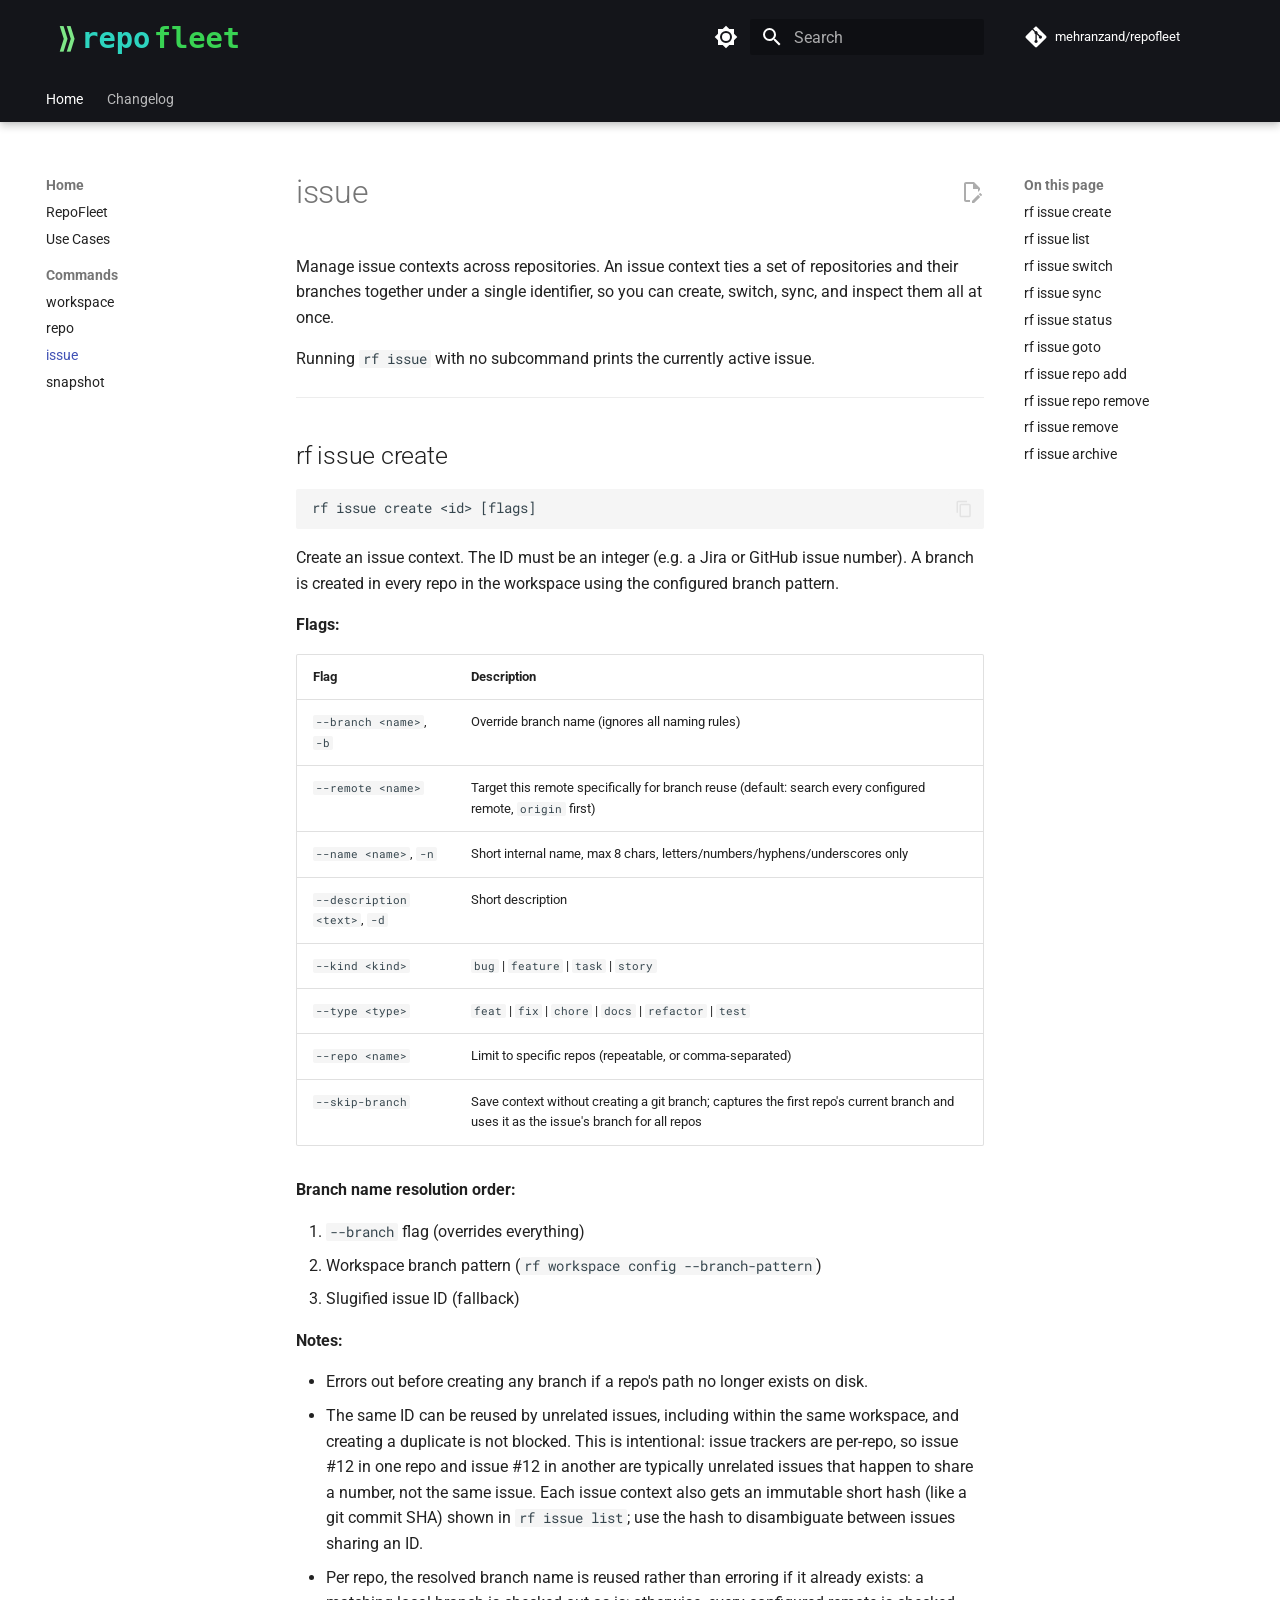
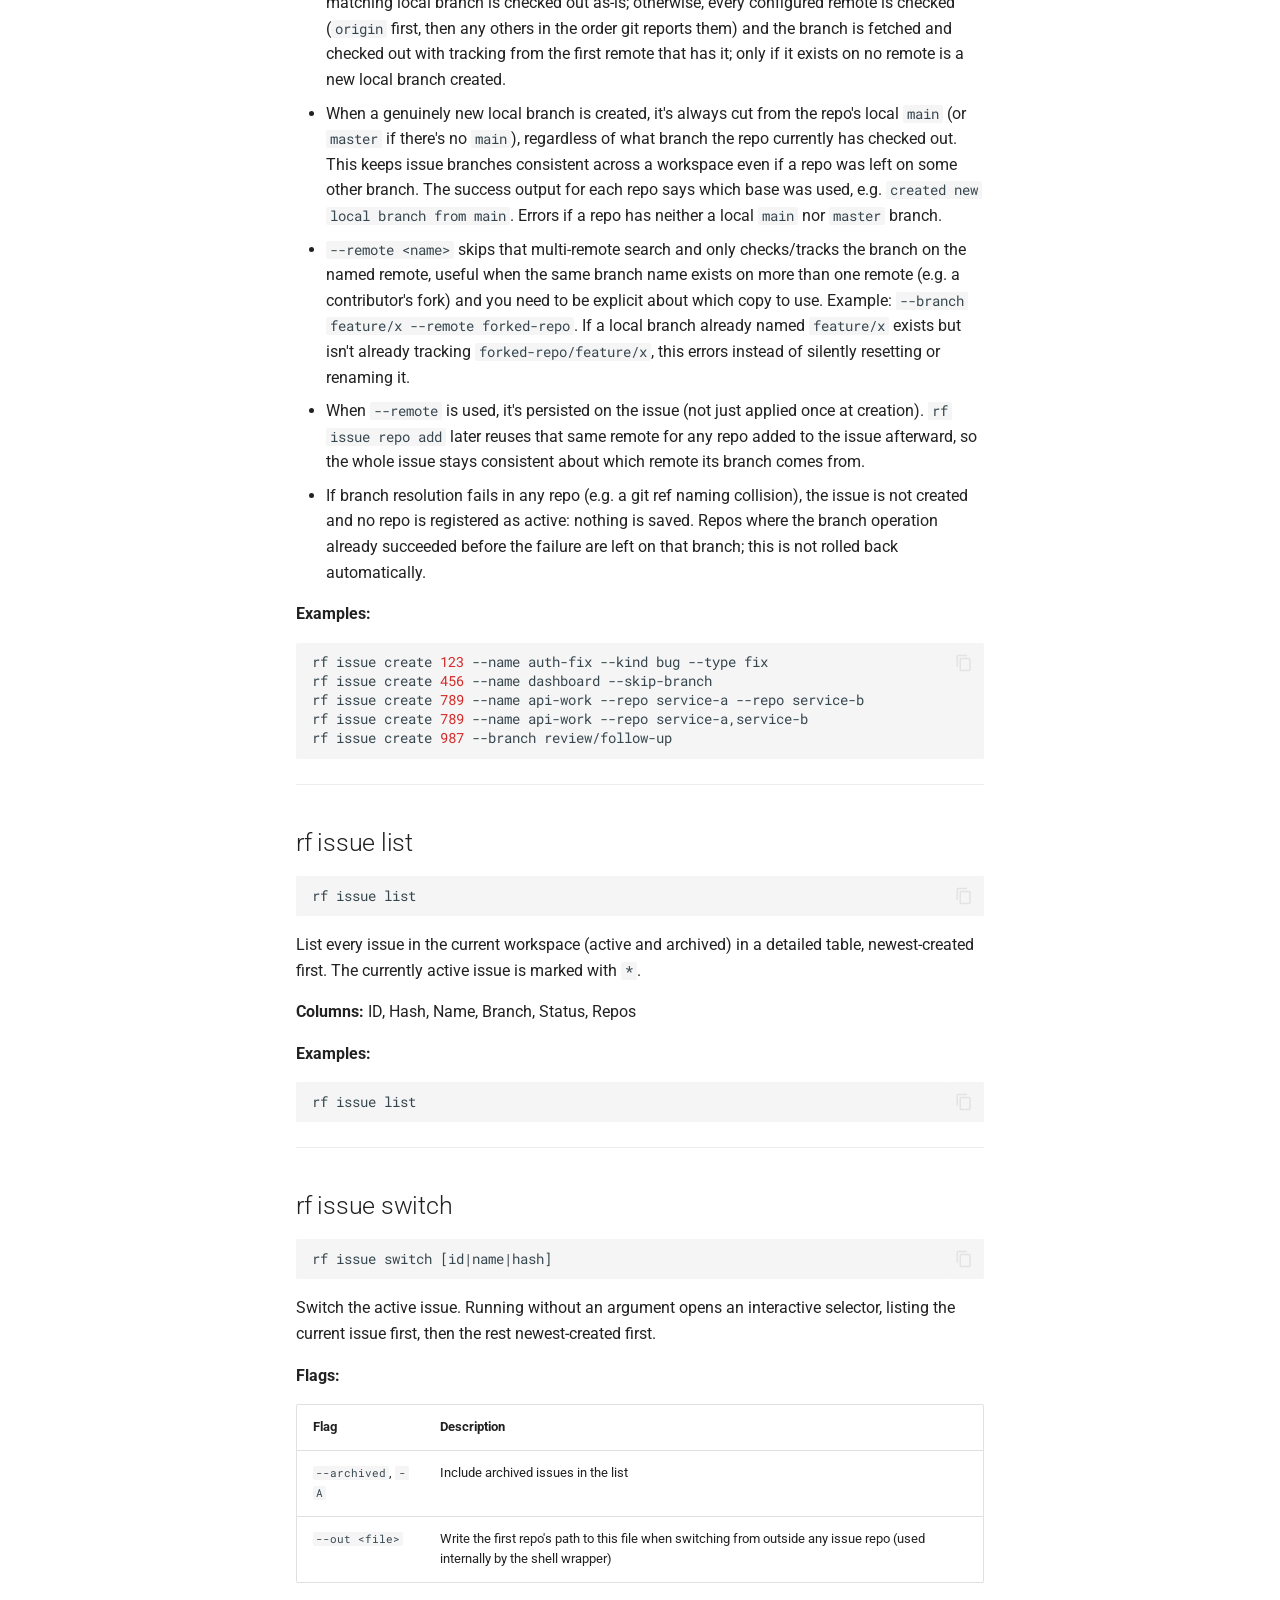
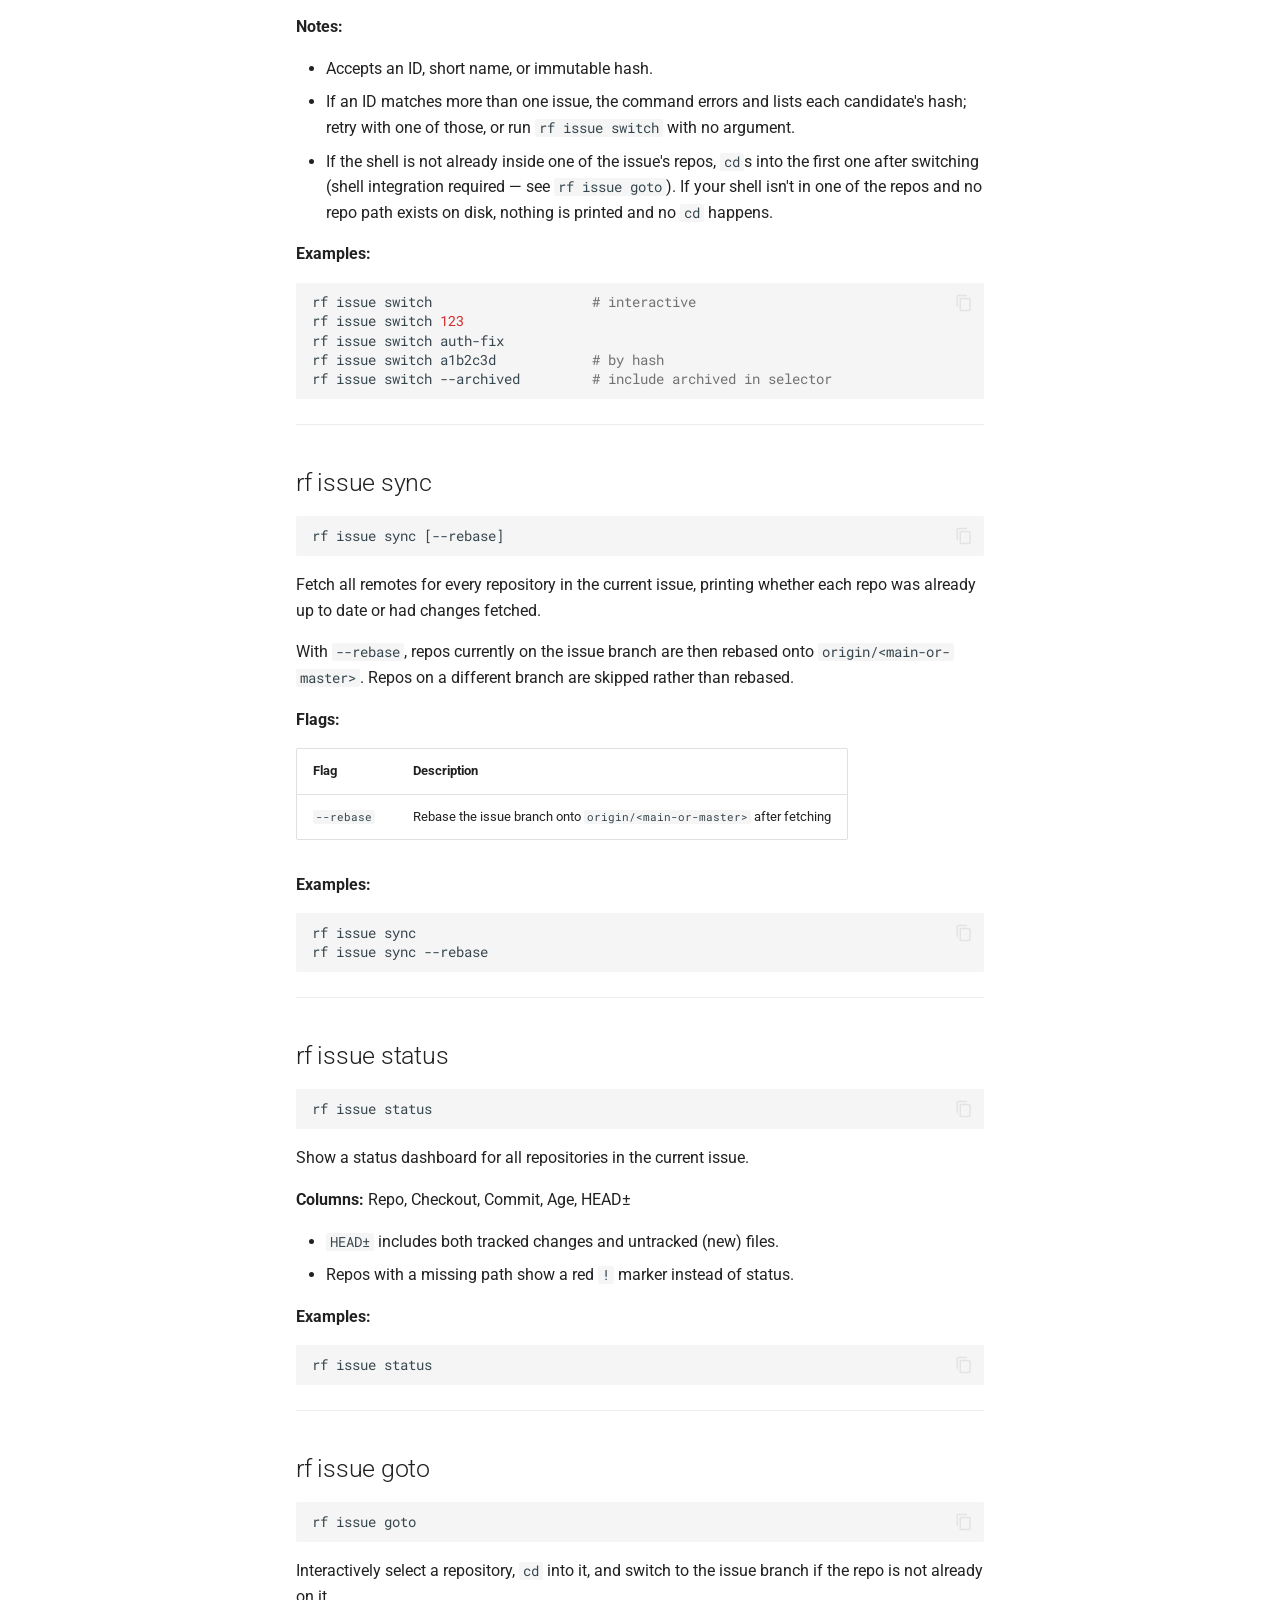
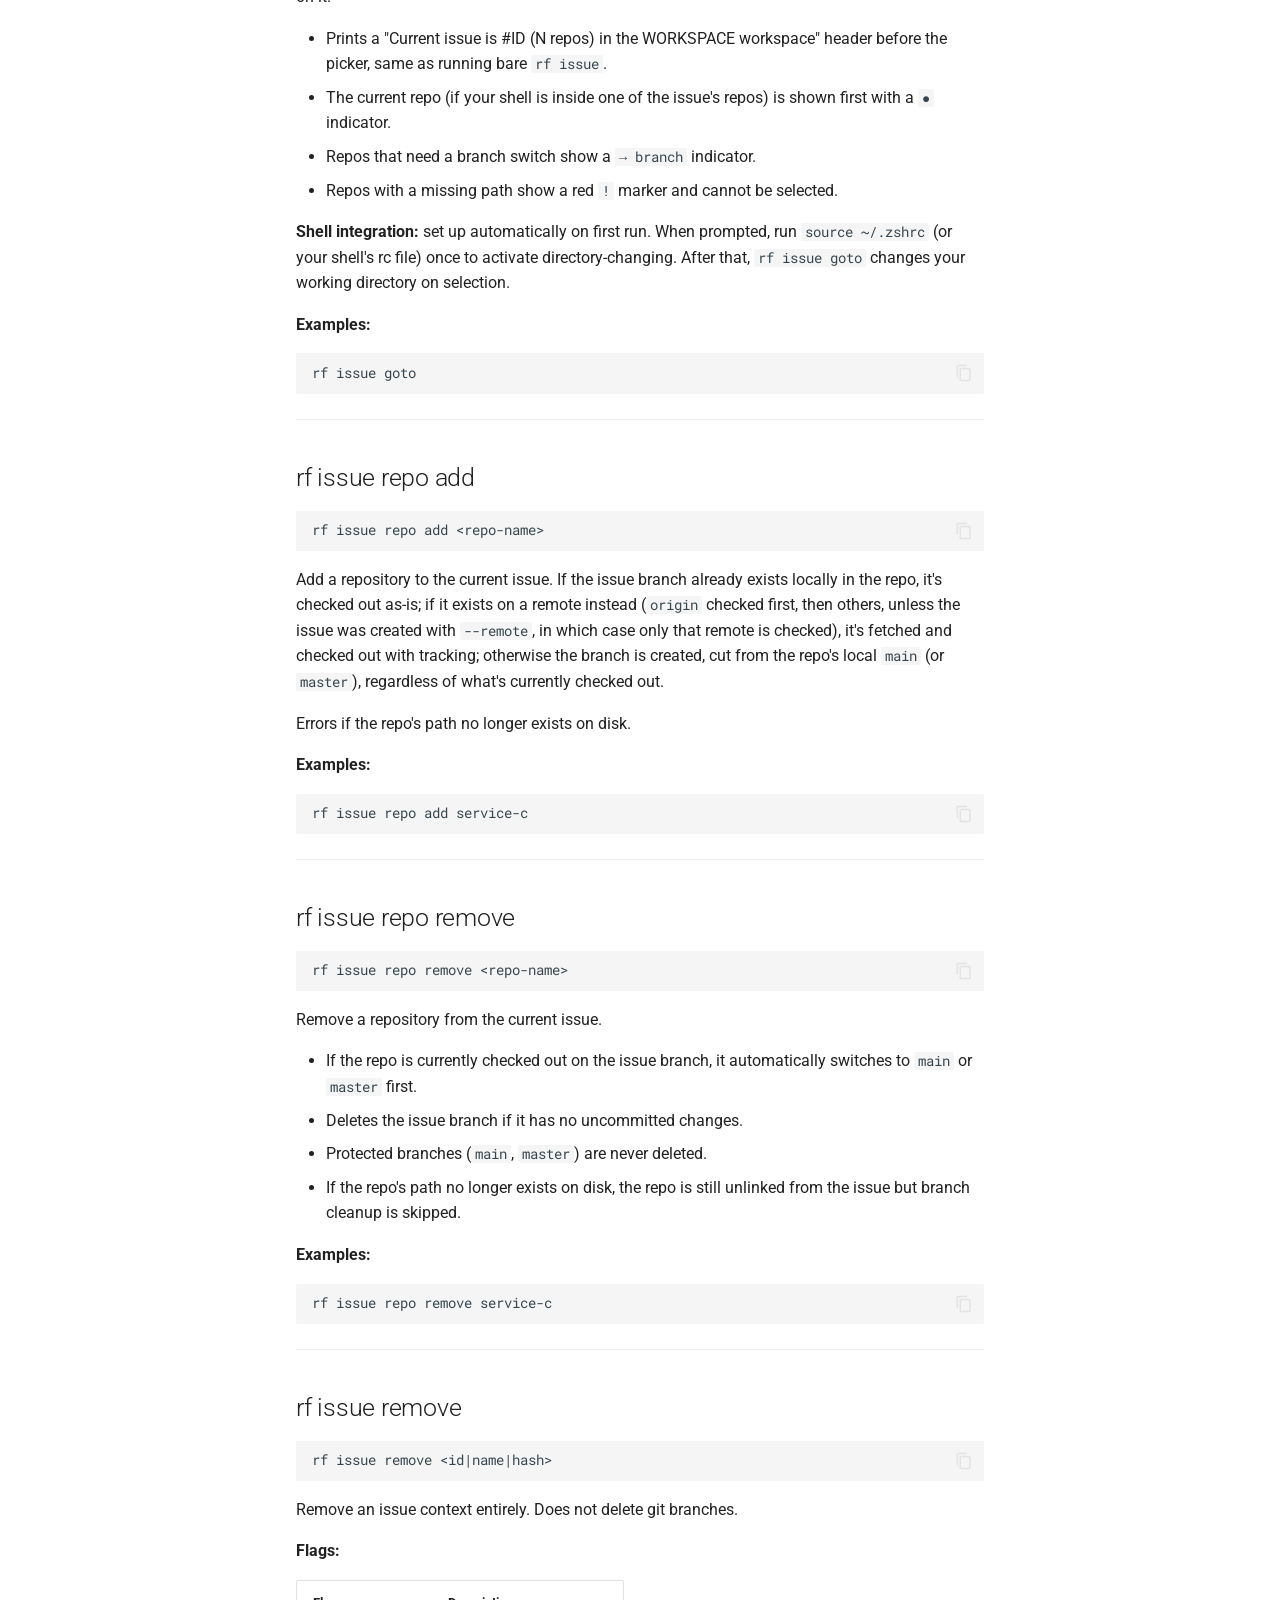
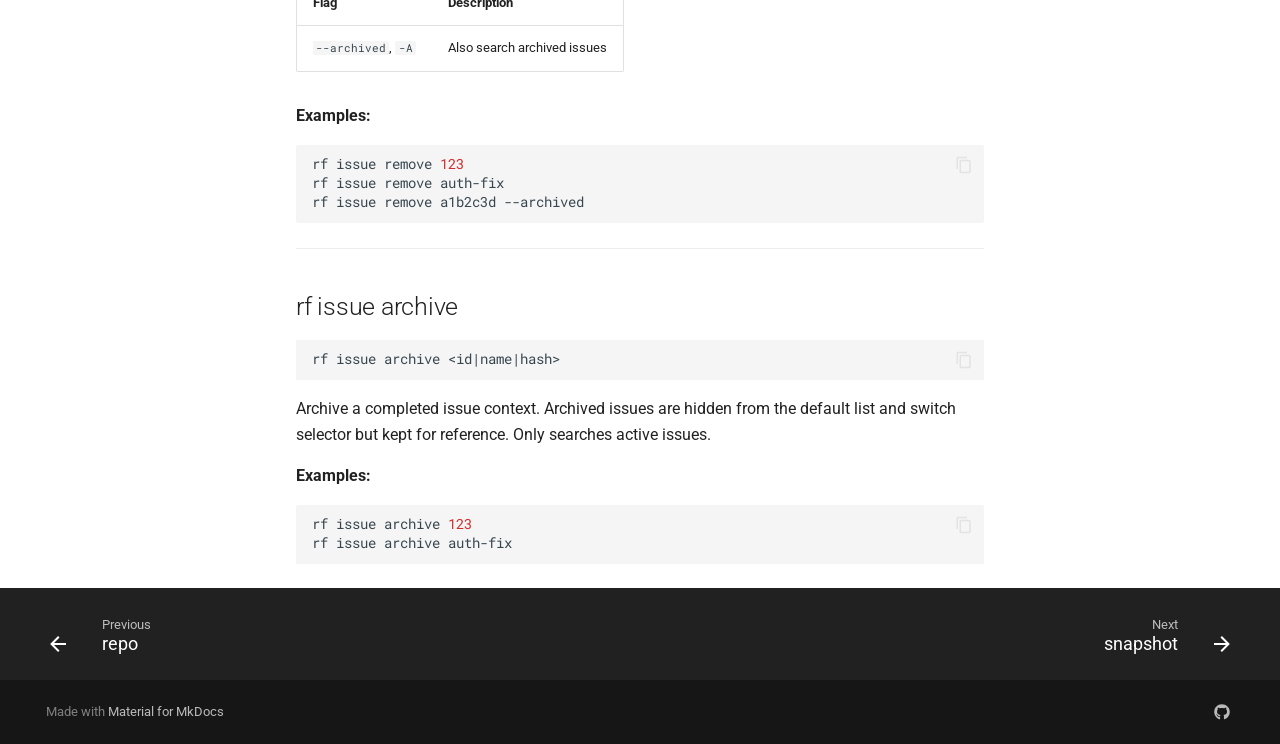
<file: issue/index.html>
<!doctype html>
<html lang="en" class="no-js">
  <head>
    
      <meta charset="utf-8">
      <meta name="viewport" content="width=device-width,initial-scale=1">
      
        <meta name="description" content="Issue-centered CLI for organizing Git workflows. track branches, snapshot uncommitted work, and manage your codebase across one or more repositories">
      
      
      
        <link rel="canonical" href="https://mehranzand.github.io/repofleet/issue/">
      
      
        <link rel="prev" href="../repo/">
      
      
        <link rel="next" href="../snapshot/">
      
      
        
      
      
      <link rel="icon" href="../assets/repofleet-logo.svg">
      <meta name="generator" content="mkdocs-1.6.1, mkdocs-material-9.7.7">
    
    
      
        <title>issue - RepoFleet</title>
      
    
    
      <link rel="stylesheet" href="../assets/stylesheets/main.ec1eaa64.min.css">
      
        
        <link rel="stylesheet" href="../assets/stylesheets/palette.ab4e12ef.min.css">
      
      


    
    
      
    
    
      
        
        
        <link rel="preconnect" href="https://fonts.gstatic.com" crossorigin>
        <link rel="stylesheet" href="https://fonts.googleapis.com/css?family=Roboto:300,300i,400,400i,700,700i%7CRoboto+Mono:400,400i,700,700i&display=fallback">
        <style>:root{--md-text-font:"Roboto";--md-code-font:"Roboto Mono"}</style>
      
    
    
      <link rel="stylesheet" href="../stylesheets/extra.css">
    
    <script>__md_scope=new URL("..",location),__md_hash=e=>[...e].reduce(((e,_)=>(e<<5)-e+_.charCodeAt(0)),0),__md_get=(e,_=localStorage,t=__md_scope)=>JSON.parse(_.getItem(t.pathname+"."+e)),__md_set=(e,_,t=localStorage,a=__md_scope)=>{try{t.setItem(a.pathname+"."+e,JSON.stringify(_))}catch(e){}}</script>
    
      

    
    
  </head>
  
  
    
    
      
    
    
    
    
    <body dir="ltr" data-md-color-scheme="default" data-md-color-primary="black" data-md-color-accent="deep-orange">
  
    
    <input class="md-toggle" data-md-toggle="drawer" type="checkbox" id="__drawer" autocomplete="off">
    <input class="md-toggle" data-md-toggle="search" type="checkbox" id="__search" autocomplete="off">
    <label class="md-overlay" for="__drawer"></label>
    <div data-md-component="skip">
      
        
        <a href="#issue" class="md-skip">
          Skip to content
        </a>
      
    </div>
    <div data-md-component="announce">
      
    </div>
    
    
      

  

<header class="md-header md-header--shadow md-header--lifted" data-md-component="header">
  <nav class="md-header__inner md-grid" aria-label="Header">
    <a href=".." title="RepoFleet" class="md-header__button md-logo" aria-label="RepoFleet" data-md-component="logo">
      
  <img src="../assets/repofleet-logo.svg" alt="logo">

    </a>
    <label class="md-header__button md-icon" for="__drawer">
      
      <svg xmlns="http://www.w3.org/2000/svg" viewBox="0 0 24 24"><path d="M3 6h18v2H3zm0 5h18v2H3zm0 5h18v2H3z"/></svg>
    </label>
    <div class="md-header__title" data-md-component="header-title">
      <div class="md-header__ellipsis">
        <div class="md-header__topic">
          <span class="md-ellipsis">
            RepoFleet
          </span>
        </div>
        <div class="md-header__topic" data-md-component="header-topic">
          <span class="md-ellipsis">
            
              issue
            
          </span>
        </div>
      </div>
    </div>
    
      
        <form class="md-header__option" data-md-component="palette">
  
    
    
    
    <input class="md-option" data-md-color-media="(prefers-color-scheme: light)" data-md-color-scheme="default" data-md-color-primary="black" data-md-color-accent="deep-orange"  aria-label="Switch to dark mode"  type="radio" name="__palette" id="__palette_0">
    
      <label class="md-header__button md-icon" title="Switch to dark mode" for="__palette_1" hidden>
        <svg xmlns="http://www.w3.org/2000/svg" viewBox="0 0 24 24"><path d="M12 8a4 4 0 0 0-4 4 4 4 0 0 0 4 4 4 4 0 0 0 4-4 4 4 0 0 0-4-4m0 10a6 6 0 0 1-6-6 6 6 0 0 1 6-6 6 6 0 0 1 6 6 6 6 0 0 1-6 6m8-9.31V4h-4.69L12 .69 8.69 4H4v4.69L.69 12 4 15.31V20h4.69L12 23.31 15.31 20H20v-4.69L23.31 12z"/></svg>
      </label>
    
  
    
    
    
    <input class="md-option" data-md-color-media="(prefers-color-scheme: dark)" data-md-color-scheme="slate" data-md-color-primary="black" data-md-color-accent="deep-orange"  aria-label="Switch to light mode"  type="radio" name="__palette" id="__palette_1">
    
      <label class="md-header__button md-icon" title="Switch to light mode" for="__palette_0" hidden>
        <svg xmlns="http://www.w3.org/2000/svg" viewBox="0 0 24 24"><path d="M12 18c-.89 0-1.74-.2-2.5-.55C11.56 16.5 13 14.42 13 12s-1.44-4.5-3.5-5.45C10.26 6.2 11.11 6 12 6a6 6 0 0 1 6 6 6 6 0 0 1-6 6m8-9.31V4h-4.69L12 .69 8.69 4H4v4.69L.69 12 4 15.31V20h4.69L12 23.31 15.31 20H20v-4.69L23.31 12z"/></svg>
      </label>
    
  
</form>
      
    
    
      <script>var palette=__md_get("__palette");if(palette&&palette.color){if("(prefers-color-scheme)"===palette.color.media){var media=matchMedia("(prefers-color-scheme: light)"),input=document.querySelector(media.matches?"[data-md-color-media='(prefers-color-scheme: light)']":"[data-md-color-media='(prefers-color-scheme: dark)']");palette.color.media=input.getAttribute("data-md-color-media"),palette.color.scheme=input.getAttribute("data-md-color-scheme"),palette.color.primary=input.getAttribute("data-md-color-primary"),palette.color.accent=input.getAttribute("data-md-color-accent")}for(var[key,value]of Object.entries(palette.color))document.body.setAttribute("data-md-color-"+key,value)}</script>
    
    
    
      
      
        <label class="md-header__button md-icon" for="__search">
          
          <svg xmlns="http://www.w3.org/2000/svg" viewBox="0 0 24 24"><path d="M9.5 3A6.5 6.5 0 0 1 16 9.5c0 1.61-.59 3.09-1.56 4.23l.27.27h.79l5 5-1.5 1.5-5-5v-.79l-.27-.27A6.52 6.52 0 0 1 9.5 16 6.5 6.5 0 0 1 3 9.5 6.5 6.5 0 0 1 9.5 3m0 2C7 5 5 7 5 9.5S7 14 9.5 14 14 12 14 9.5 12 5 9.5 5"/></svg>
        </label>
        <div class="md-search" data-md-component="search" role="dialog">
  <label class="md-search__overlay" for="__search"></label>
  <div class="md-search__inner" role="search">
    <form class="md-search__form" name="search">
      <input type="text" class="md-search__input" name="query" aria-label="Search" placeholder="Search" autocapitalize="off" autocorrect="off" autocomplete="off" spellcheck="false" data-md-component="search-query" required>
      <label class="md-search__icon md-icon" for="__search">
        
        <svg xmlns="http://www.w3.org/2000/svg" viewBox="0 0 24 24"><path d="M9.5 3A6.5 6.5 0 0 1 16 9.5c0 1.61-.59 3.09-1.56 4.23l.27.27h.79l5 5-1.5 1.5-5-5v-.79l-.27-.27A6.52 6.52 0 0 1 9.5 16 6.5 6.5 0 0 1 3 9.5 6.5 6.5 0 0 1 9.5 3m0 2C7 5 5 7 5 9.5S7 14 9.5 14 14 12 14 9.5 12 5 9.5 5"/></svg>
        
        <svg xmlns="http://www.w3.org/2000/svg" viewBox="0 0 24 24"><path d="M20 11v2H8l5.5 5.5-1.42 1.42L4.16 12l7.92-7.92L13.5 5.5 8 11z"/></svg>
      </label>
      <nav class="md-search__options" aria-label="Search">
        
          <a href="javascript:void(0)" class="md-search__icon md-icon" title="Share" aria-label="Share" data-clipboard data-clipboard-text="" data-md-component="search-share" tabindex="-1">
            
            <svg xmlns="http://www.w3.org/2000/svg" viewBox="0 0 24 24"><path d="M18 16.08c-.76 0-1.44.3-1.96.77L8.91 12.7c.05-.23.09-.46.09-.7s-.04-.47-.09-.7l7.05-4.11c.54.5 1.25.81 2.04.81a3 3 0 0 0 3-3 3 3 0 0 0-3-3 3 3 0 0 0-3 3c0 .24.04.47.09.7L8.04 9.81C7.5 9.31 6.79 9 6 9a3 3 0 0 0-3 3 3 3 0 0 0 3 3c.79 0 1.5-.31 2.04-.81l7.12 4.15c-.05.21-.08.43-.08.66 0 1.61 1.31 2.91 2.92 2.91s2.92-1.3 2.92-2.91A2.92 2.92 0 0 0 18 16.08"/></svg>
          </a>
        
        <button type="reset" class="md-search__icon md-icon" title="Clear" aria-label="Clear" tabindex="-1">
          
          <svg xmlns="http://www.w3.org/2000/svg" viewBox="0 0 24 24"><path d="M19 6.41 17.59 5 12 10.59 6.41 5 5 6.41 10.59 12 5 17.59 6.41 19 12 13.41 17.59 19 19 17.59 13.41 12z"/></svg>
        </button>
      </nav>
      
        <div class="md-search__suggest" data-md-component="search-suggest"></div>
      
    </form>
    <div class="md-search__output">
      <div class="md-search__scrollwrap" tabindex="0" data-md-scrollfix>
        <div class="md-search-result" data-md-component="search-result">
          <div class="md-search-result__meta">
            Initializing search
          </div>
          <ol class="md-search-result__list" role="presentation"></ol>
        </div>
      </div>
    </div>
  </div>
</div>
      
    
    
      <div class="md-header__source">
        <a href="https://github.com/mehranzand/repofleet" title="Go to repository" class="md-source" data-md-component="source">
  <div class="md-source__icon md-icon">
    
    <svg xmlns="http://www.w3.org/2000/svg" viewBox="0 0 448 512"><!--! Font Awesome Free 7.1.0 by @fontawesome - https://fontawesome.com License - https://fontawesome.com/license/free (Icons: CC BY 4.0, Fonts: SIL OFL 1.1, Code: MIT License) Copyright 2025 Fonticons, Inc.--><path d="M439.6 236.1 244 40.5c-5.4-5.5-12.8-8.5-20.4-8.5s-15 3-20.4 8.4L162.5 81l51.5 51.5c27.1-9.1 52.7 16.8 43.4 43.7l49.7 49.7c34.2-11.8 61.2 31 35.5 56.7-26.5 26.5-70.2-2.9-56-37.3L240.3 199v121.9c25.3 12.5 22.3 41.8 9.1 55-6.4 6.4-15.2 10.1-24.3 10.1s-17.8-3.6-24.3-10.1c-17.6-17.6-11.1-46.9 11.2-56v-123c-20.8-8.5-24.6-30.7-18.6-45L142.6 101 8.5 235.1C3 240.6 0 247.9 0 255.5s3 15 8.5 20.4l195.6 195.7c5.4 5.4 12.7 8.4 20.4 8.4s15-3 20.4-8.4l194.7-194.7c5.4-5.4 8.4-12.8 8.4-20.4s-3-15-8.4-20.4"/></svg>
  </div>
  <div class="md-source__repository">
    mehranzand/repofleet
  </div>
</a>
      </div>
    
  </nav>
  
    
      
<nav class="md-tabs" aria-label="Tabs" data-md-component="tabs">
  <div class="md-grid">
    <ul class="md-tabs__list">
      
        
  
  
  
    
  
  
    
    
      <li class="md-tabs__item md-tabs__item--active">
        <a href=".." class="md-tabs__link">
          
  
  
  Home

        </a>
      </li>
    
  

      
        
  
  
  
  
    <li class="md-tabs__item">
      <a href="../changelog/" class="md-tabs__link">
        
  
  
    
  
  Changelog

      </a>
    </li>
  

      
    </ul>
  </div>
</nav>
    
  
</header>
    
    <div class="md-container" data-md-component="container">
      
      
        
      
      <main class="md-main" data-md-component="main">
        <div class="md-main__inner md-grid">
          
            
              
              <div class="md-sidebar md-sidebar--primary" data-md-component="sidebar" data-md-type="navigation" >
                <div class="md-sidebar__scrollwrap">
                  <div class="md-sidebar__inner">
                    


  


<nav class="md-nav md-nav--primary md-nav--lifted" aria-label="Navigation" data-md-level="0">
  <label class="md-nav__title" for="__drawer">
    <a href=".." title="RepoFleet" class="md-nav__button md-logo" aria-label="RepoFleet" data-md-component="logo">
      
  <img src="../assets/repofleet-logo.svg" alt="logo">

    </a>
    RepoFleet
  </label>
  
    <div class="md-nav__source">
      <a href="https://github.com/mehranzand/repofleet" title="Go to repository" class="md-source" data-md-component="source">
  <div class="md-source__icon md-icon">
    
    <svg xmlns="http://www.w3.org/2000/svg" viewBox="0 0 448 512"><!--! Font Awesome Free 7.1.0 by @fontawesome - https://fontawesome.com License - https://fontawesome.com/license/free (Icons: CC BY 4.0, Fonts: SIL OFL 1.1, Code: MIT License) Copyright 2025 Fonticons, Inc.--><path d="M439.6 236.1 244 40.5c-5.4-5.5-12.8-8.5-20.4-8.5s-15 3-20.4 8.4L162.5 81l51.5 51.5c27.1-9.1 52.7 16.8 43.4 43.7l49.7 49.7c34.2-11.8 61.2 31 35.5 56.7-26.5 26.5-70.2-2.9-56-37.3L240.3 199v121.9c25.3 12.5 22.3 41.8 9.1 55-6.4 6.4-15.2 10.1-24.3 10.1s-17.8-3.6-24.3-10.1c-17.6-17.6-11.1-46.9 11.2-56v-123c-20.8-8.5-24.6-30.7-18.6-45L142.6 101 8.5 235.1C3 240.6 0 247.9 0 255.5s3 15 8.5 20.4l195.6 195.7c5.4 5.4 12.7 8.4 20.4 8.4s15-3 20.4-8.4l194.7-194.7c5.4-5.4 8.4-12.8 8.4-20.4s-3-15-8.4-20.4"/></svg>
  </div>
  <div class="md-source__repository">
    mehranzand/repofleet
  </div>
</a>
    </div>
  
  <ul class="md-nav__list" data-md-scrollfix>
    
      
      
  
  
    
  
  
  
    
    
    
    
      
        
        
      
      
        
      
    
    
    <li class="md-nav__item md-nav__item--active md-nav__item--section md-nav__item--nested">
      
        
        
        <input class="md-nav__toggle md-toggle " type="checkbox" id="__nav_1" checked>
        
          
          <label class="md-nav__link" for="__nav_1" id="__nav_1_label" tabindex="">
            
  
  
  <span class="md-ellipsis">
    
  
    Home
  

    
  </span>
  
  

            <span class="md-nav__icon md-icon"></span>
          </label>
        
        <nav class="md-nav" data-md-level="1" aria-labelledby="__nav_1_label" aria-expanded="true">
          <label class="md-nav__title" for="__nav_1">
            <span class="md-nav__icon md-icon"></span>
            
  
    Home
  

          </label>
          <ul class="md-nav__list" data-md-scrollfix>
            
              
                
  
  
  
  
    <li class="md-nav__item">
      <a href=".." class="md-nav__link">
        
  
  
  <span class="md-ellipsis">
    
  
    RepoFleet
  

    
  </span>
  
  

      </a>
    </li>
  

              
            
              
                
  
  
  
  
    <li class="md-nav__item">
      <a href="../use-cases/" class="md-nav__link">
        
  
  
  <span class="md-ellipsis">
    
  
    Use Cases
  

    
  </span>
  
  

      </a>
    </li>
  

              
            
              
                
  
  
    
  
  
  
    
    
    
    
      
      
        
          
          
        
      
    
    
    <li class="md-nav__item md-nav__item--active md-nav__item--section md-nav__item--nested">
      
        
        
        <input class="md-nav__toggle md-toggle " type="checkbox" id="__nav_1_3" checked>
        
          
          <label class="md-nav__link" for="__nav_1_3" id="__nav_1_3_label" tabindex="">
            
  
  
  <span class="md-ellipsis">
    
  
    Commands
  

    
  </span>
  
  

            <span class="md-nav__icon md-icon"></span>
          </label>
        
        <nav class="md-nav" data-md-level="2" aria-labelledby="__nav_1_3_label" aria-expanded="true">
          <label class="md-nav__title" for="__nav_1_3">
            <span class="md-nav__icon md-icon"></span>
            
  
    Commands
  

          </label>
          <ul class="md-nav__list" data-md-scrollfix>
            
              
                
  
  
  
  
    <li class="md-nav__item">
      <a href="../workspace/" class="md-nav__link">
        
  
  
  <span class="md-ellipsis">
    
  
    workspace
  

    
  </span>
  
  

      </a>
    </li>
  

              
            
              
                
  
  
  
  
    <li class="md-nav__item">
      <a href="../repo/" class="md-nav__link">
        
  
  
  <span class="md-ellipsis">
    
  
    repo
  

    
  </span>
  
  

      </a>
    </li>
  

              
            
              
                
  
  
    
  
  
  
    <li class="md-nav__item md-nav__item--active">
      
      <input class="md-nav__toggle md-toggle" type="checkbox" id="__toc">
      
      
        
      
      
        <label class="md-nav__link md-nav__link--active" for="__toc">
          
  
  
  <span class="md-ellipsis">
    
  
    issue
  

    
  </span>
  
  

          <span class="md-nav__icon md-icon"></span>
        </label>
      
      <a href="./" class="md-nav__link md-nav__link--active">
        
  
  
  <span class="md-ellipsis">
    
  
    issue
  

    
  </span>
  
  

      </a>
      
        

  

<nav class="md-nav md-nav--secondary" aria-label="On this page">
  
  
  
    
  
  
    <label class="md-nav__title" for="__toc">
      <span class="md-nav__icon md-icon"></span>
      On this page
    </label>
    <ul class="md-nav__list" data-md-component="toc" data-md-scrollfix>
      
        <li class="md-nav__item">
  <a href="#rf-issue-create" class="md-nav__link">
    <span class="md-ellipsis">
      
        rf issue create
      
    </span>
  </a>
  
</li>
      
        <li class="md-nav__item">
  <a href="#rf-issue-list" class="md-nav__link">
    <span class="md-ellipsis">
      
        rf issue list
      
    </span>
  </a>
  
</li>
      
        <li class="md-nav__item">
  <a href="#rf-issue-switch" class="md-nav__link">
    <span class="md-ellipsis">
      
        rf issue switch
      
    </span>
  </a>
  
</li>
      
        <li class="md-nav__item">
  <a href="#rf-issue-sync" class="md-nav__link">
    <span class="md-ellipsis">
      
        rf issue sync
      
    </span>
  </a>
  
</li>
      
        <li class="md-nav__item">
  <a href="#rf-issue-status" class="md-nav__link">
    <span class="md-ellipsis">
      
        rf issue status
      
    </span>
  </a>
  
</li>
      
        <li class="md-nav__item">
  <a href="#rf-issue-goto" class="md-nav__link">
    <span class="md-ellipsis">
      
        rf issue goto
      
    </span>
  </a>
  
</li>
      
        <li class="md-nav__item">
  <a href="#rf-issue-repo-add" class="md-nav__link">
    <span class="md-ellipsis">
      
        rf issue repo add
      
    </span>
  </a>
  
</li>
      
        <li class="md-nav__item">
  <a href="#rf-issue-repo-remove" class="md-nav__link">
    <span class="md-ellipsis">
      
        rf issue repo remove
      
    </span>
  </a>
  
</li>
      
        <li class="md-nav__item">
  <a href="#rf-issue-remove" class="md-nav__link">
    <span class="md-ellipsis">
      
        rf issue remove
      
    </span>
  </a>
  
</li>
      
        <li class="md-nav__item">
  <a href="#rf-issue-archive" class="md-nav__link">
    <span class="md-ellipsis">
      
        rf issue archive
      
    </span>
  </a>
  
</li>
      
    </ul>
  
</nav>
      
    </li>
  

              
            
              
                
  
  
  
  
    <li class="md-nav__item">
      <a href="../snapshot/" class="md-nav__link">
        
  
  
  <span class="md-ellipsis">
    
  
    snapshot
  

    
  </span>
  
  

      </a>
    </li>
  

              
            
          </ul>
        </nav>
      
    </li>
  

              
            
          </ul>
        </nav>
      
    </li>
  

    
      
      
  
  
  
  
    <li class="md-nav__item">
      <a href="../changelog/" class="md-nav__link">
        
  
  
  <span class="md-ellipsis">
    
  
    Changelog
  

    
  </span>
  
  

      </a>
    </li>
  

    
  </ul>
</nav>
                  </div>
                </div>
              </div>
            
            
              
              <div class="md-sidebar md-sidebar--secondary" data-md-component="sidebar" data-md-type="toc" >
                <div class="md-sidebar__scrollwrap">
                  <div class="md-sidebar__inner">
                    

  

<nav class="md-nav md-nav--secondary" aria-label="On this page">
  
  
  
    
  
  
    <label class="md-nav__title" for="__toc">
      <span class="md-nav__icon md-icon"></span>
      On this page
    </label>
    <ul class="md-nav__list" data-md-component="toc" data-md-scrollfix>
      
        <li class="md-nav__item">
  <a href="#rf-issue-create" class="md-nav__link">
    <span class="md-ellipsis">
      
        rf issue create
      
    </span>
  </a>
  
</li>
      
        <li class="md-nav__item">
  <a href="#rf-issue-list" class="md-nav__link">
    <span class="md-ellipsis">
      
        rf issue list
      
    </span>
  </a>
  
</li>
      
        <li class="md-nav__item">
  <a href="#rf-issue-switch" class="md-nav__link">
    <span class="md-ellipsis">
      
        rf issue switch
      
    </span>
  </a>
  
</li>
      
        <li class="md-nav__item">
  <a href="#rf-issue-sync" class="md-nav__link">
    <span class="md-ellipsis">
      
        rf issue sync
      
    </span>
  </a>
  
</li>
      
        <li class="md-nav__item">
  <a href="#rf-issue-status" class="md-nav__link">
    <span class="md-ellipsis">
      
        rf issue status
      
    </span>
  </a>
  
</li>
      
        <li class="md-nav__item">
  <a href="#rf-issue-goto" class="md-nav__link">
    <span class="md-ellipsis">
      
        rf issue goto
      
    </span>
  </a>
  
</li>
      
        <li class="md-nav__item">
  <a href="#rf-issue-repo-add" class="md-nav__link">
    <span class="md-ellipsis">
      
        rf issue repo add
      
    </span>
  </a>
  
</li>
      
        <li class="md-nav__item">
  <a href="#rf-issue-repo-remove" class="md-nav__link">
    <span class="md-ellipsis">
      
        rf issue repo remove
      
    </span>
  </a>
  
</li>
      
        <li class="md-nav__item">
  <a href="#rf-issue-remove" class="md-nav__link">
    <span class="md-ellipsis">
      
        rf issue remove
      
    </span>
  </a>
  
</li>
      
        <li class="md-nav__item">
  <a href="#rf-issue-archive" class="md-nav__link">
    <span class="md-ellipsis">
      
        rf issue archive
      
    </span>
  </a>
  
</li>
      
    </ul>
  
</nav>
                  </div>
                </div>
              </div>
            
          
          
            <div class="md-content" data-md-component="content">
              
              <article class="md-content__inner md-typeset">
                
                  


  
    <a href="https://github.com/mehranzand/repofleet/edit/main/docs/issue.md" title="Edit this page" class="md-content__button md-icon" rel="edit">
      
      <svg xmlns="http://www.w3.org/2000/svg" viewBox="0 0 24 24"><path d="M10 20H6V4h7v5h5v3.1l2-2V8l-6-6H6c-1.1 0-2 .9-2 2v16c0 1.1.9 2 2 2h4zm10.2-7c.1 0 .3.1.4.2l1.3 1.3c.2.2.2.6 0 .8l-1 1-2.1-2.1 1-1c.1-.1.2-.2.4-.2m0 3.9L14.1 23H12v-2.1l6.1-6.1z"/></svg>
    </a>
  
  


<h1 id="issue">issue<a class="headerlink" href="#issue" title="Permanent link">&para;</a></h1>
<p>Manage issue contexts across repositories. An issue context ties a set of repositories and their branches together under a single identifier, so you can create, switch, sync, and inspect them all at once.</p>
<p>Running <code>rf issue</code> with no subcommand prints the currently active issue.</p>
<hr />
<h2 id="rf-issue-create">rf issue create<a class="headerlink" href="#rf-issue-create" title="Permanent link">&para;</a></h2>
<div class="language-text highlight"><pre><span></span><code><span id="__span-0-1"><a id="__codelineno-0-1" name="__codelineno-0-1" href="#__codelineno-0-1"></a>rf issue create &lt;id&gt; [flags]
</span></code></pre></div>
<p>Create an issue context. The ID must be an integer (e.g. a Jira or GitHub issue number). A branch is created in every repo in the workspace using the configured branch pattern.</p>
<p><strong>Flags:</strong></p>
<table>
<thead>
<tr>
<th>Flag</th>
<th>Description</th>
</tr>
</thead>
<tbody>
<tr>
<td><code>--branch &lt;name&gt;</code>, <code>-b</code></td>
<td>Override branch name (ignores all naming rules)</td>
</tr>
<tr>
<td><code>--remote &lt;name&gt;</code></td>
<td>Target this remote specifically for branch reuse (default: search every configured remote, <code>origin</code> first)</td>
</tr>
<tr>
<td><code>--name &lt;name&gt;</code>, <code>-n</code></td>
<td>Short internal name, max 8 chars, letters/numbers/hyphens/underscores only</td>
</tr>
<tr>
<td><code>--description &lt;text&gt;</code>, <code>-d</code></td>
<td>Short description</td>
</tr>
<tr>
<td><code>--kind &lt;kind&gt;</code></td>
<td><code>bug</code> | <code>feature</code> | <code>task</code> | <code>story</code></td>
</tr>
<tr>
<td><code>--type &lt;type&gt;</code></td>
<td><code>feat</code> | <code>fix</code> | <code>chore</code> | <code>docs</code> | <code>refactor</code> | <code>test</code></td>
</tr>
<tr>
<td><code>--repo &lt;name&gt;</code></td>
<td>Limit to specific repos (repeatable, or comma-separated)</td>
</tr>
<tr>
<td><code>--skip-branch</code></td>
<td>Save context without creating a git branch; captures the first repo's current branch and uses it as the issue's branch for all repos</td>
</tr>
</tbody>
</table>
<p><strong>Branch name resolution order:</strong></p>
<ol>
<li><code>--branch</code> flag (overrides everything)</li>
<li>Workspace branch pattern (<code>rf workspace config --branch-pattern</code>)</li>
<li>Slugified issue ID (fallback)</li>
</ol>
<p><strong>Notes:</strong></p>
<ul>
<li>Errors out before creating any branch if a repo's path no longer exists on disk.</li>
<li>The same ID can be reused by unrelated issues, including within the same workspace, and creating a duplicate is not blocked. This is intentional: issue trackers are per-repo, so issue #12 in one repo and issue #12 in another are typically unrelated issues that happen to share a number, not the same issue. Each issue context also gets an immutable short hash (like a git commit SHA) shown in <code>rf issue list</code>; use the hash to disambiguate between issues sharing an ID.</li>
<li>Per repo, the resolved branch name is reused rather than erroring if it already exists: a matching local branch is checked out as-is; otherwise, every configured remote is checked (<code>origin</code> first, then any others in the order git reports them) and the branch is fetched and checked out with tracking from the first remote that has it; only if it exists on no remote is a new local branch created.</li>
<li>When a genuinely new local branch is created, it's always cut from the repo's local <code>main</code> (or <code>master</code> if there's no <code>main</code>), regardless of what branch the repo currently has checked out. This keeps issue branches consistent across a workspace even if a repo was left on some other branch. The success output for each repo says which base was used, e.g. <code>created new local branch from main</code>. Errors if a repo has neither a local <code>main</code> nor <code>master</code> branch.</li>
<li><code>--remote &lt;name&gt;</code> skips that multi-remote search and only checks/tracks the branch on the named remote, useful when the same branch name exists on more than one remote (e.g. a contributor's fork) and you need to be explicit about which copy to use. Example: <code>--branch feature/x --remote forked-repo</code>. If a local branch already named <code>feature/x</code> exists but isn't already tracking <code>forked-repo/feature/x</code>, this errors instead of silently resetting or renaming it.</li>
<li>When <code>--remote</code> is used, it's persisted on the issue (not just applied once at creation). <code>rf issue repo add</code> later reuses that same remote for any repo added to the issue afterward, so the whole issue stays consistent about which remote its branch comes from.</li>
<li>If branch resolution fails in any repo (e.g. a git ref naming collision), the issue is not created and no repo is registered as active: nothing is saved. Repos where the branch operation already succeeded before the failure are left on that branch; this is not rolled back automatically.</li>
</ul>
<p><strong>Examples:</strong></p>
<div class="language-bash highlight"><pre><span></span><code><span id="__span-1-1"><a id="__codelineno-1-1" name="__codelineno-1-1" href="#__codelineno-1-1"></a>rf<span class="w"> </span>issue<span class="w"> </span>create<span class="w"> </span><span class="m">123</span><span class="w"> </span>--name<span class="w"> </span>auth-fix<span class="w"> </span>--kind<span class="w"> </span>bug<span class="w"> </span>--type<span class="w"> </span>fix
</span><span id="__span-1-2"><a id="__codelineno-1-2" name="__codelineno-1-2" href="#__codelineno-1-2"></a>rf<span class="w"> </span>issue<span class="w"> </span>create<span class="w"> </span><span class="m">456</span><span class="w"> </span>--name<span class="w"> </span>dashboard<span class="w"> </span>--skip-branch
</span><span id="__span-1-3"><a id="__codelineno-1-3" name="__codelineno-1-3" href="#__codelineno-1-3"></a>rf<span class="w"> </span>issue<span class="w"> </span>create<span class="w"> </span><span class="m">789</span><span class="w"> </span>--name<span class="w"> </span>api-work<span class="w"> </span>--repo<span class="w"> </span>service-a<span class="w"> </span>--repo<span class="w"> </span>service-b
</span><span id="__span-1-4"><a id="__codelineno-1-4" name="__codelineno-1-4" href="#__codelineno-1-4"></a>rf<span class="w"> </span>issue<span class="w"> </span>create<span class="w"> </span><span class="m">789</span><span class="w"> </span>--name<span class="w"> </span>api-work<span class="w"> </span>--repo<span class="w"> </span>service-a,service-b
</span><span id="__span-1-5"><a id="__codelineno-1-5" name="__codelineno-1-5" href="#__codelineno-1-5"></a>rf<span class="w"> </span>issue<span class="w"> </span>create<span class="w"> </span><span class="m">987</span><span class="w"> </span>--branch<span class="w"> </span>review/follow-up
</span></code></pre></div>
<hr />
<h2 id="rf-issue-list">rf issue list<a class="headerlink" href="#rf-issue-list" title="Permanent link">&para;</a></h2>
<div class="language-text highlight"><pre><span></span><code><span id="__span-2-1"><a id="__codelineno-2-1" name="__codelineno-2-1" href="#__codelineno-2-1"></a>rf issue list
</span></code></pre></div>
<p>List every issue in the current workspace (active and archived) in a detailed table, newest-created first. The currently active issue is marked with <code>*</code>.</p>
<p><strong>Columns:</strong> ID, Hash, Name, Branch, Status, Repos</p>
<p><strong>Examples:</strong></p>
<div class="language-bash highlight"><pre><span></span><code><span id="__span-3-1"><a id="__codelineno-3-1" name="__codelineno-3-1" href="#__codelineno-3-1"></a>rf<span class="w"> </span>issue<span class="w"> </span>list
</span></code></pre></div>
<hr />
<h2 id="rf-issue-switch">rf issue switch<a class="headerlink" href="#rf-issue-switch" title="Permanent link">&para;</a></h2>
<div class="language-text highlight"><pre><span></span><code><span id="__span-4-1"><a id="__codelineno-4-1" name="__codelineno-4-1" href="#__codelineno-4-1"></a>rf issue switch [id|name|hash]
</span></code></pre></div>
<p>Switch the active issue. Running without an argument opens an interactive selector, listing the current issue first, then the rest newest-created first.</p>
<p><strong>Flags:</strong></p>
<table>
<thead>
<tr>
<th>Flag</th>
<th>Description</th>
</tr>
</thead>
<tbody>
<tr>
<td><code>--archived</code>, <code>-A</code></td>
<td>Include archived issues in the list</td>
</tr>
<tr>
<td><code>--out &lt;file&gt;</code></td>
<td>Write the first repo's path to this file when switching from outside any issue repo (used internally by the shell wrapper)</td>
</tr>
</tbody>
</table>
<p><strong>Notes:</strong></p>
<ul>
<li>Accepts an ID, short name, or immutable hash.</li>
<li>If an ID matches more than one issue, the command errors and lists each candidate's hash; retry with one of those, or run <code>rf issue switch</code> with no argument.</li>
<li>If the shell is not already inside one of the issue's repos, <code>cd</code>s into the first one after switching (shell integration required — see <code>rf issue goto</code>). If your shell isn't in one of the repos and no repo path exists on disk, nothing is printed and no <code>cd</code> happens.</li>
</ul>
<p><strong>Examples:</strong></p>
<div class="language-bash highlight"><pre><span></span><code><span id="__span-5-1"><a id="__codelineno-5-1" name="__codelineno-5-1" href="#__codelineno-5-1"></a>rf<span class="w"> </span>issue<span class="w"> </span>switch<span class="w">                    </span><span class="c1"># interactive</span>
</span><span id="__span-5-2"><a id="__codelineno-5-2" name="__codelineno-5-2" href="#__codelineno-5-2"></a>rf<span class="w"> </span>issue<span class="w"> </span>switch<span class="w"> </span><span class="m">123</span>
</span><span id="__span-5-3"><a id="__codelineno-5-3" name="__codelineno-5-3" href="#__codelineno-5-3"></a>rf<span class="w"> </span>issue<span class="w"> </span>switch<span class="w"> </span>auth-fix
</span><span id="__span-5-4"><a id="__codelineno-5-4" name="__codelineno-5-4" href="#__codelineno-5-4"></a>rf<span class="w"> </span>issue<span class="w"> </span>switch<span class="w"> </span>a1b2c3d<span class="w">            </span><span class="c1"># by hash</span>
</span><span id="__span-5-5"><a id="__codelineno-5-5" name="__codelineno-5-5" href="#__codelineno-5-5"></a>rf<span class="w"> </span>issue<span class="w"> </span>switch<span class="w"> </span>--archived<span class="w">         </span><span class="c1"># include archived in selector</span>
</span></code></pre></div>
<hr />
<h2 id="rf-issue-sync">rf issue sync<a class="headerlink" href="#rf-issue-sync" title="Permanent link">&para;</a></h2>
<div class="language-text highlight"><pre><span></span><code><span id="__span-6-1"><a id="__codelineno-6-1" name="__codelineno-6-1" href="#__codelineno-6-1"></a>rf issue sync [--rebase]
</span></code></pre></div>
<p>Fetch all remotes for every repository in the current issue, printing whether each repo was already up to date or had changes fetched.</p>
<p>With <code>--rebase</code>, repos currently on the issue branch are then rebased onto <code>origin/&lt;main-or-master&gt;</code>. Repos on a different branch are skipped rather than rebased.</p>
<p><strong>Flags:</strong></p>
<table>
<thead>
<tr>
<th>Flag</th>
<th>Description</th>
</tr>
</thead>
<tbody>
<tr>
<td><code>--rebase</code></td>
<td>Rebase the issue branch onto <code>origin/&lt;main-or-master&gt;</code> after fetching</td>
</tr>
</tbody>
</table>
<p><strong>Examples:</strong></p>
<div class="language-bash highlight"><pre><span></span><code><span id="__span-7-1"><a id="__codelineno-7-1" name="__codelineno-7-1" href="#__codelineno-7-1"></a>rf<span class="w"> </span>issue<span class="w"> </span>sync
</span><span id="__span-7-2"><a id="__codelineno-7-2" name="__codelineno-7-2" href="#__codelineno-7-2"></a>rf<span class="w"> </span>issue<span class="w"> </span>sync<span class="w"> </span>--rebase
</span></code></pre></div>
<hr />
<h2 id="rf-issue-status">rf issue status<a class="headerlink" href="#rf-issue-status" title="Permanent link">&para;</a></h2>
<div class="language-text highlight"><pre><span></span><code><span id="__span-8-1"><a id="__codelineno-8-1" name="__codelineno-8-1" href="#__codelineno-8-1"></a>rf issue status
</span></code></pre></div>
<p>Show a status dashboard for all repositories in the current issue.</p>
<p><strong>Columns:</strong> Repo, Checkout, Commit, Age, HEAD±</p>
<ul>
<li><code>HEAD±</code> includes both tracked changes and untracked (new) files.</li>
<li>Repos with a missing path show a red <code>!</code> marker instead of status.</li>
</ul>
<p><strong>Examples:</strong></p>
<div class="language-bash highlight"><pre><span></span><code><span id="__span-9-1"><a id="__codelineno-9-1" name="__codelineno-9-1" href="#__codelineno-9-1"></a>rf<span class="w"> </span>issue<span class="w"> </span>status
</span></code></pre></div>
<hr />
<h2 id="rf-issue-goto">rf issue goto<a class="headerlink" href="#rf-issue-goto" title="Permanent link">&para;</a></h2>
<div class="language-text highlight"><pre><span></span><code><span id="__span-10-1"><a id="__codelineno-10-1" name="__codelineno-10-1" href="#__codelineno-10-1"></a>rf issue goto
</span></code></pre></div>
<p>Interactively select a repository, <code>cd</code> into it, and switch to the issue branch if the repo is not already on it.</p>
<ul>
<li>Prints a "Current issue is #ID (N repos) in the WORKSPACE workspace" header before the picker, same as running bare <code>rf issue</code>.</li>
<li>The current repo (if your shell is inside one of the issue's repos) is shown first with a <code>●</code> indicator.</li>
<li>Repos that need a branch switch show a <code>→ branch</code> indicator.</li>
<li>Repos with a missing path show a red <code>!</code> marker and cannot be selected.</li>
</ul>
<p><strong>Shell integration:</strong> set up automatically on first run. When prompted, run <code>source ~/.zshrc</code> (or your shell's rc file) once to activate directory-changing. After that, <code>rf issue goto</code> changes your working directory on selection.</p>
<p><strong>Examples:</strong></p>
<div class="language-bash highlight"><pre><span></span><code><span id="__span-11-1"><a id="__codelineno-11-1" name="__codelineno-11-1" href="#__codelineno-11-1"></a>rf<span class="w"> </span>issue<span class="w"> </span>goto
</span></code></pre></div>
<hr />
<h2 id="rf-issue-repo-add">rf issue repo add<a class="headerlink" href="#rf-issue-repo-add" title="Permanent link">&para;</a></h2>
<div class="language-text highlight"><pre><span></span><code><span id="__span-12-1"><a id="__codelineno-12-1" name="__codelineno-12-1" href="#__codelineno-12-1"></a>rf issue repo add &lt;repo-name&gt;
</span></code></pre></div>
<p>Add a repository to the current issue. If the issue branch already exists locally in the repo, it's checked out as-is; if it exists on a remote instead (<code>origin</code> checked first, then others, unless the issue was created with <code>--remote</code>, in which case only that remote is checked), it's fetched and checked out with tracking; otherwise the branch is created, cut from the repo's local <code>main</code> (or <code>master</code>), regardless of what's currently checked out.</p>
<p>Errors if the repo's path no longer exists on disk.</p>
<p><strong>Examples:</strong></p>
<div class="language-bash highlight"><pre><span></span><code><span id="__span-13-1"><a id="__codelineno-13-1" name="__codelineno-13-1" href="#__codelineno-13-1"></a>rf<span class="w"> </span>issue<span class="w"> </span>repo<span class="w"> </span>add<span class="w"> </span>service-c
</span></code></pre></div>
<hr />
<h2 id="rf-issue-repo-remove">rf issue repo remove<a class="headerlink" href="#rf-issue-repo-remove" title="Permanent link">&para;</a></h2>
<div class="language-text highlight"><pre><span></span><code><span id="__span-14-1"><a id="__codelineno-14-1" name="__codelineno-14-1" href="#__codelineno-14-1"></a>rf issue repo remove &lt;repo-name&gt;
</span></code></pre></div>
<p>Remove a repository from the current issue.</p>
<ul>
<li>If the repo is currently checked out on the issue branch, it automatically switches to <code>main</code> or <code>master</code> first.</li>
<li>Deletes the issue branch if it has no uncommitted changes.</li>
<li>Protected branches (<code>main</code>, <code>master</code>) are never deleted.</li>
<li>If the repo's path no longer exists on disk, the repo is still unlinked from the issue but branch cleanup is skipped.</li>
</ul>
<p><strong>Examples:</strong></p>
<div class="language-bash highlight"><pre><span></span><code><span id="__span-15-1"><a id="__codelineno-15-1" name="__codelineno-15-1" href="#__codelineno-15-1"></a>rf<span class="w"> </span>issue<span class="w"> </span>repo<span class="w"> </span>remove<span class="w"> </span>service-c
</span></code></pre></div>
<hr />
<h2 id="rf-issue-remove">rf issue remove<a class="headerlink" href="#rf-issue-remove" title="Permanent link">&para;</a></h2>
<div class="language-text highlight"><pre><span></span><code><span id="__span-16-1"><a id="__codelineno-16-1" name="__codelineno-16-1" href="#__codelineno-16-1"></a>rf issue remove &lt;id|name|hash&gt;
</span></code></pre></div>
<p>Remove an issue context entirely. Does not delete git branches.</p>
<p><strong>Flags:</strong></p>
<table>
<thead>
<tr>
<th>Flag</th>
<th>Description</th>
</tr>
</thead>
<tbody>
<tr>
<td><code>--archived</code>, <code>-A</code></td>
<td>Also search archived issues</td>
</tr>
</tbody>
</table>
<p><strong>Examples:</strong></p>
<div class="language-bash highlight"><pre><span></span><code><span id="__span-17-1"><a id="__codelineno-17-1" name="__codelineno-17-1" href="#__codelineno-17-1"></a>rf<span class="w"> </span>issue<span class="w"> </span>remove<span class="w"> </span><span class="m">123</span>
</span><span id="__span-17-2"><a id="__codelineno-17-2" name="__codelineno-17-2" href="#__codelineno-17-2"></a>rf<span class="w"> </span>issue<span class="w"> </span>remove<span class="w"> </span>auth-fix
</span><span id="__span-17-3"><a id="__codelineno-17-3" name="__codelineno-17-3" href="#__codelineno-17-3"></a>rf<span class="w"> </span>issue<span class="w"> </span>remove<span class="w"> </span>a1b2c3d<span class="w"> </span>--archived
</span></code></pre></div>
<hr />
<h2 id="rf-issue-archive">rf issue archive<a class="headerlink" href="#rf-issue-archive" title="Permanent link">&para;</a></h2>
<div class="language-text highlight"><pre><span></span><code><span id="__span-18-1"><a id="__codelineno-18-1" name="__codelineno-18-1" href="#__codelineno-18-1"></a>rf issue archive &lt;id|name|hash&gt;
</span></code></pre></div>
<p>Archive a completed issue context. Archived issues are hidden from the default list and switch selector but kept for reference. Only searches active issues.</p>
<p><strong>Examples:</strong></p>
<div class="language-bash highlight"><pre><span></span><code><span id="__span-19-1"><a id="__codelineno-19-1" name="__codelineno-19-1" href="#__codelineno-19-1"></a>rf<span class="w"> </span>issue<span class="w"> </span>archive<span class="w"> </span><span class="m">123</span>
</span><span id="__span-19-2"><a id="__codelineno-19-2" name="__codelineno-19-2" href="#__codelineno-19-2"></a>rf<span class="w"> </span>issue<span class="w"> </span>archive<span class="w"> </span>auth-fix
</span></code></pre></div>












                
              </article>
            </div>
          
          
<script>var target=document.getElementById(location.hash.slice(1));target&&target.name&&(target.checked=target.name.startsWith("__tabbed_"))</script>
        </div>
        
          <button type="button" class="md-top md-icon" data-md-component="top" hidden>
  
  <svg xmlns="http://www.w3.org/2000/svg" viewBox="0 0 24 24"><path d="M13 20h-2V8l-5.5 5.5-1.42-1.42L12 4.16l7.92 7.92-1.42 1.42L13 8z"/></svg>
  Back to top
</button>
        
      </main>
      
        <footer class="md-footer">
  
    
      
      <nav class="md-footer__inner md-grid" aria-label="Footer" >
        
          
          <a href="../repo/" class="md-footer__link md-footer__link--prev" aria-label="Previous: repo">
            <div class="md-footer__button md-icon">
              
              <svg xmlns="http://www.w3.org/2000/svg" viewBox="0 0 24 24"><path d="M20 11v2H8l5.5 5.5-1.42 1.42L4.16 12l7.92-7.92L13.5 5.5 8 11z"/></svg>
            </div>
            <div class="md-footer__title">
              <span class="md-footer__direction">
                Previous
              </span>
              <div class="md-ellipsis">
                repo
              </div>
            </div>
          </a>
        
        
          
          <a href="../snapshot/" class="md-footer__link md-footer__link--next" aria-label="Next: snapshot">
            <div class="md-footer__title">
              <span class="md-footer__direction">
                Next
              </span>
              <div class="md-ellipsis">
                snapshot
              </div>
            </div>
            <div class="md-footer__button md-icon">
              
              <svg xmlns="http://www.w3.org/2000/svg" viewBox="0 0 24 24"><path d="M4 11v2h12l-5.5 5.5 1.42 1.42L19.84 12l-7.92-7.92L10.5 5.5 16 11z"/></svg>
            </div>
          </a>
        
      </nav>
    
  
  <div class="md-footer-meta md-typeset">
    <div class="md-footer-meta__inner md-grid">
      <div class="md-copyright">
  
  
    Made with
    <a href="https://squidfunk.github.io/mkdocs-material/" target="_blank" rel="noopener">
      Material for MkDocs
    </a>
  
</div>
      
        
<div class="md-social">
  
    
    
    
    
    <a href="https://github.com/mehranzand/repofleet" target="_blank" rel="noopener" title="RepoFleet on GitHub" class="md-social__link">
      <svg xmlns="http://www.w3.org/2000/svg" viewBox="0 0 512 512"><!--! Font Awesome Free 7.1.0 by @fontawesome - https://fontawesome.com License - https://fontawesome.com/license/free (Icons: CC BY 4.0, Fonts: SIL OFL 1.1, Code: MIT License) Copyright 2025 Fonticons, Inc.--><path d="M173.9 397.4c0 2-2.3 3.6-5.2 3.6-3.3.3-5.6-1.3-5.6-3.6 0-2 2.3-3.6 5.2-3.6 3-.3 5.6 1.3 5.6 3.6m-31.1-4.5c-.7 2 1.3 4.3 4.3 4.9 2.6 1 5.6 0 6.2-2s-1.3-4.3-4.3-5.2c-2.6-.7-5.5.3-6.2 2.3m44.2-1.7c-2.9.7-4.9 2.6-4.6 4.9.3 2 2.9 3.3 5.9 2.6 2.9-.7 4.9-2.6 4.6-4.6-.3-1.9-3-3.2-5.9-2.9M252.8 8C114.1 8 8 113.3 8 252c0 110.9 69.8 205.8 169.5 239.2 12.8 2.3 17.3-5.6 17.3-12.1 0-6.2-.3-40.4-.3-61.4 0 0-70 15-84.7-29.8 0 0-11.4-29.1-27.8-36.6 0 0-22.9-15.7 1.6-15.4 0 0 24.9 2 38.6 25.8 21.9 38.6 58.6 27.5 72.9 20.9 2.3-16 8.8-27.1 16-33.7-55.9-6.2-112.3-14.3-112.3-110.5 0-27.5 7.6-41.3 23.6-58.9-2.6-6.5-11.1-33.3 2.6-67.9 20.9-6.5 69 27 69 27 20-5.6 41.5-8.5 62.8-8.5s42.8 2.9 62.8 8.5c0 0 48.1-33.6 69-27 13.7 34.7 5.2 61.4 2.6 67.9 16 17.7 25.8 31.5 25.8 58.9 0 96.5-58.9 104.2-114.8 110.5 9.2 7.9 17 22.9 17 46.4 0 33.7-.3 75.4-.3 83.6 0 6.5 4.6 14.4 17.3 12.1C436.2 457.8 504 362.9 504 252 504 113.3 391.5 8 252.8 8M105.2 352.9c-1.3 1-1 3.3.7 5.2 1.6 1.6 3.9 2.3 5.2 1 1.3-1 1-3.3-.7-5.2-1.6-1.6-3.9-2.3-5.2-1m-10.8-8.1c-.7 1.3.3 2.9 2.3 3.9 1.6 1 3.6.7 4.3-.7.7-1.3-.3-2.9-2.3-3.9-2-.6-3.6-.3-4.3.7m32.4 35.6c-1.6 1.3-1 4.3 1.3 6.2 2.3 2.3 5.2 2.6 6.5 1 1.3-1.3.7-4.3-1.3-6.2-2.2-2.3-5.2-2.6-6.5-1m-11.4-14.7c-1.6 1-1.6 3.6 0 5.9s4.3 3.3 5.6 2.3c1.6-1.3 1.6-3.9 0-6.2-1.4-2.3-4-3.3-5.6-2"/></svg>
    </a>
  
</div>
      
    </div>
  </div>
</footer>
      
    </div>
    <div class="md-dialog" data-md-component="dialog">
      <div class="md-dialog__inner md-typeset"></div>
    </div>
    
      <div class="md-progress" data-md-component="progress" role="progressbar"></div>
    
    
    
      
      
      <script id="__config" type="application/json">{"annotate": null, "base": "..", "features": ["navigation.tabs", "navigation.tabs.sticky", "navigation.sections", "navigation.top", "navigation.footer", "navigation.instant", "navigation.instant.progress", "search.highlight", "search.suggest", "search.share", "content.code.copy", "content.code.annotate", "content.action.edit", "toc.follow", "header.autohide"], "search": "../assets/javascripts/workers/search.2c215733.min.js", "tags": null, "translations": {"clipboard.copied": "Copied to clipboard", "clipboard.copy": "Copy to clipboard", "search.result.more.one": "1 more on this page", "search.result.more.other": "# more on this page", "search.result.none": "No matching documents", "search.result.one": "1 matching document", "search.result.other": "# matching documents", "search.result.placeholder": "Type to start searching", "search.result.term.missing": "Missing", "select.version": "Select version"}, "version": null}</script>
    
    
      <script src="../assets/javascripts/bundle.d7400e89.min.js"></script>
      
    
  </body>
</html>
</file>
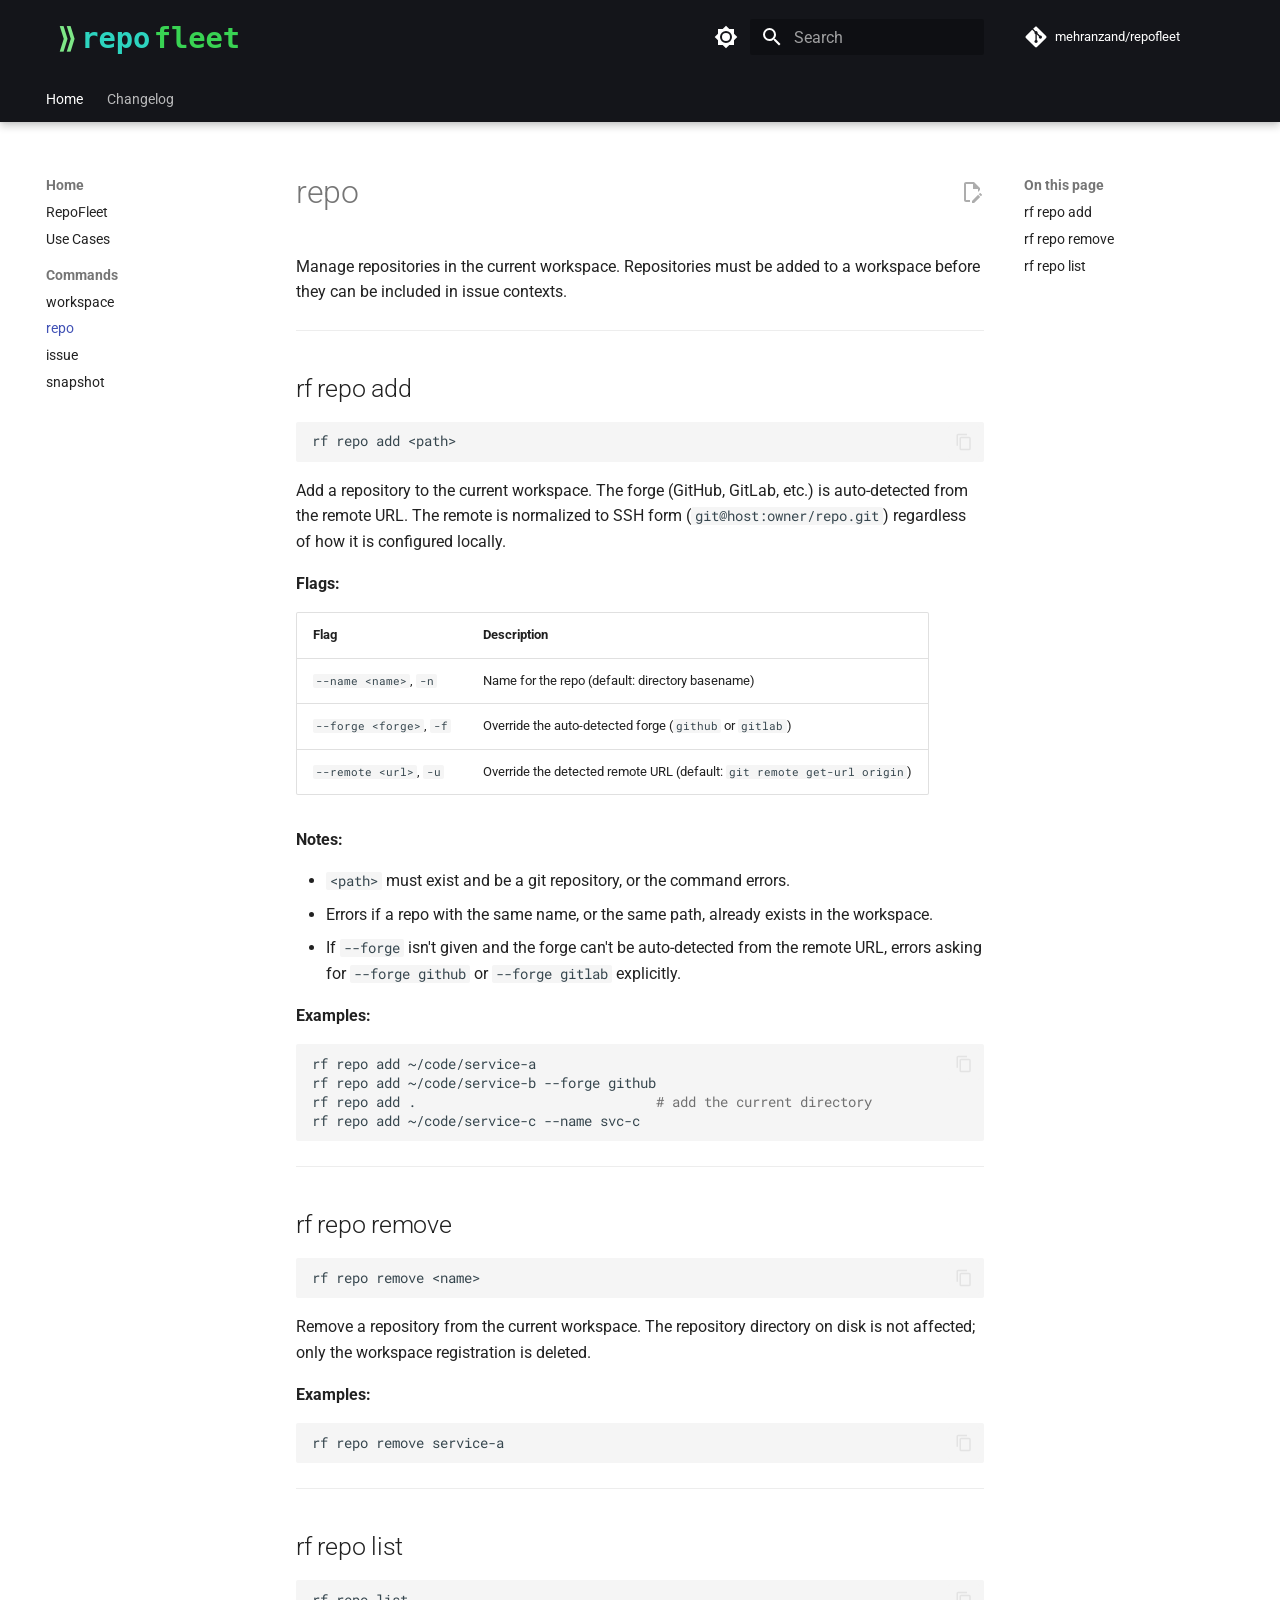
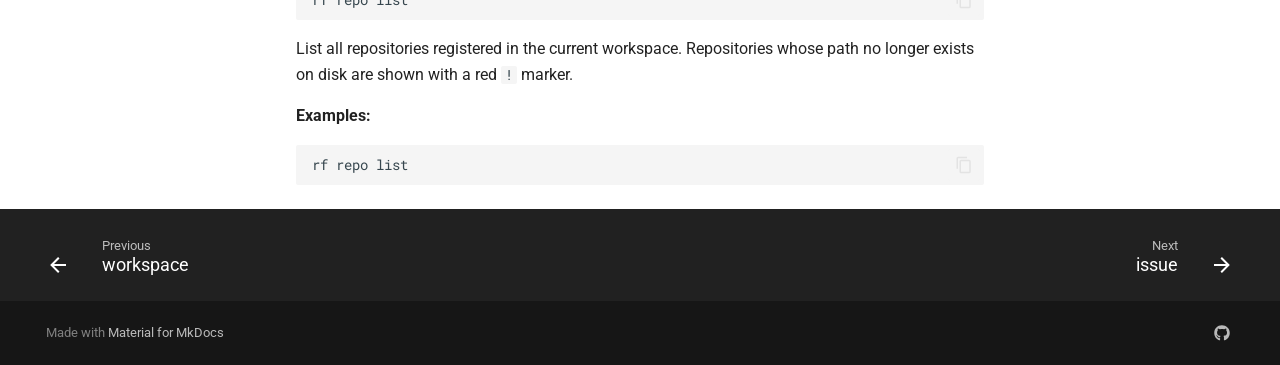
<file: repo/index.html>
<!doctype html>
<html lang="en" class="no-js">
  <head>
    
      <meta charset="utf-8">
      <meta name="viewport" content="width=device-width,initial-scale=1">
      
        <meta name="description" content="Issue-centered CLI for organizing Git workflows. track branches, snapshot uncommitted work, and manage your codebase across one or more repositories">
      
      
      
        <link rel="canonical" href="https://mehranzand.github.io/repofleet/repo/">
      
      
        <link rel="prev" href="../workspace/">
      
      
        <link rel="next" href="../issue/">
      
      
        
      
      
      <link rel="icon" href="../assets/repofleet-logo.svg">
      <meta name="generator" content="mkdocs-1.6.1, mkdocs-material-9.7.7">
    
    
      
        <title>repo - RepoFleet</title>
      
    
    
      <link rel="stylesheet" href="../assets/stylesheets/main.ec1eaa64.min.css">
      
        
        <link rel="stylesheet" href="../assets/stylesheets/palette.ab4e12ef.min.css">
      
      


    
    
      
    
    
      
        
        
        <link rel="preconnect" href="https://fonts.gstatic.com" crossorigin>
        <link rel="stylesheet" href="https://fonts.googleapis.com/css?family=Roboto:300,300i,400,400i,700,700i%7CRoboto+Mono:400,400i,700,700i&display=fallback">
        <style>:root{--md-text-font:"Roboto";--md-code-font:"Roboto Mono"}</style>
      
    
    
      <link rel="stylesheet" href="../stylesheets/extra.css">
    
    <script>__md_scope=new URL("..",location),__md_hash=e=>[...e].reduce(((e,_)=>(e<<5)-e+_.charCodeAt(0)),0),__md_get=(e,_=localStorage,t=__md_scope)=>JSON.parse(_.getItem(t.pathname+"."+e)),__md_set=(e,_,t=localStorage,a=__md_scope)=>{try{t.setItem(a.pathname+"."+e,JSON.stringify(_))}catch(e){}}</script>
    
      

    
    
  </head>
  
  
    
    
      
    
    
    
    
    <body dir="ltr" data-md-color-scheme="default" data-md-color-primary="black" data-md-color-accent="deep-orange">
  
    
    <input class="md-toggle" data-md-toggle="drawer" type="checkbox" id="__drawer" autocomplete="off">
    <input class="md-toggle" data-md-toggle="search" type="checkbox" id="__search" autocomplete="off">
    <label class="md-overlay" for="__drawer"></label>
    <div data-md-component="skip">
      
        
        <a href="#repo" class="md-skip">
          Skip to content
        </a>
      
    </div>
    <div data-md-component="announce">
      
    </div>
    
    
      

  

<header class="md-header md-header--shadow md-header--lifted" data-md-component="header">
  <nav class="md-header__inner md-grid" aria-label="Header">
    <a href=".." title="RepoFleet" class="md-header__button md-logo" aria-label="RepoFleet" data-md-component="logo">
      
  <img src="../assets/repofleet-logo.svg" alt="logo">

    </a>
    <label class="md-header__button md-icon" for="__drawer">
      
      <svg xmlns="http://www.w3.org/2000/svg" viewBox="0 0 24 24"><path d="M3 6h18v2H3zm0 5h18v2H3zm0 5h18v2H3z"/></svg>
    </label>
    <div class="md-header__title" data-md-component="header-title">
      <div class="md-header__ellipsis">
        <div class="md-header__topic">
          <span class="md-ellipsis">
            RepoFleet
          </span>
        </div>
        <div class="md-header__topic" data-md-component="header-topic">
          <span class="md-ellipsis">
            
              repo
            
          </span>
        </div>
      </div>
    </div>
    
      
        <form class="md-header__option" data-md-component="palette">
  
    
    
    
    <input class="md-option" data-md-color-media="(prefers-color-scheme: light)" data-md-color-scheme="default" data-md-color-primary="black" data-md-color-accent="deep-orange"  aria-label="Switch to dark mode"  type="radio" name="__palette" id="__palette_0">
    
      <label class="md-header__button md-icon" title="Switch to dark mode" for="__palette_1" hidden>
        <svg xmlns="http://www.w3.org/2000/svg" viewBox="0 0 24 24"><path d="M12 8a4 4 0 0 0-4 4 4 4 0 0 0 4 4 4 4 0 0 0 4-4 4 4 0 0 0-4-4m0 10a6 6 0 0 1-6-6 6 6 0 0 1 6-6 6 6 0 0 1 6 6 6 6 0 0 1-6 6m8-9.31V4h-4.69L12 .69 8.69 4H4v4.69L.69 12 4 15.31V20h4.69L12 23.31 15.31 20H20v-4.69L23.31 12z"/></svg>
      </label>
    
  
    
    
    
    <input class="md-option" data-md-color-media="(prefers-color-scheme: dark)" data-md-color-scheme="slate" data-md-color-primary="black" data-md-color-accent="deep-orange"  aria-label="Switch to light mode"  type="radio" name="__palette" id="__palette_1">
    
      <label class="md-header__button md-icon" title="Switch to light mode" for="__palette_0" hidden>
        <svg xmlns="http://www.w3.org/2000/svg" viewBox="0 0 24 24"><path d="M12 18c-.89 0-1.74-.2-2.5-.55C11.56 16.5 13 14.42 13 12s-1.44-4.5-3.5-5.45C10.26 6.2 11.11 6 12 6a6 6 0 0 1 6 6 6 6 0 0 1-6 6m8-9.31V4h-4.69L12 .69 8.69 4H4v4.69L.69 12 4 15.31V20h4.69L12 23.31 15.31 20H20v-4.69L23.31 12z"/></svg>
      </label>
    
  
</form>
      
    
    
      <script>var palette=__md_get("__palette");if(palette&&palette.color){if("(prefers-color-scheme)"===palette.color.media){var media=matchMedia("(prefers-color-scheme: light)"),input=document.querySelector(media.matches?"[data-md-color-media='(prefers-color-scheme: light)']":"[data-md-color-media='(prefers-color-scheme: dark)']");palette.color.media=input.getAttribute("data-md-color-media"),palette.color.scheme=input.getAttribute("data-md-color-scheme"),palette.color.primary=input.getAttribute("data-md-color-primary"),palette.color.accent=input.getAttribute("data-md-color-accent")}for(var[key,value]of Object.entries(palette.color))document.body.setAttribute("data-md-color-"+key,value)}</script>
    
    
    
      
      
        <label class="md-header__button md-icon" for="__search">
          
          <svg xmlns="http://www.w3.org/2000/svg" viewBox="0 0 24 24"><path d="M9.5 3A6.5 6.5 0 0 1 16 9.5c0 1.61-.59 3.09-1.56 4.23l.27.27h.79l5 5-1.5 1.5-5-5v-.79l-.27-.27A6.52 6.52 0 0 1 9.5 16 6.5 6.5 0 0 1 3 9.5 6.5 6.5 0 0 1 9.5 3m0 2C7 5 5 7 5 9.5S7 14 9.5 14 14 12 14 9.5 12 5 9.5 5"/></svg>
        </label>
        <div class="md-search" data-md-component="search" role="dialog">
  <label class="md-search__overlay" for="__search"></label>
  <div class="md-search__inner" role="search">
    <form class="md-search__form" name="search">
      <input type="text" class="md-search__input" name="query" aria-label="Search" placeholder="Search" autocapitalize="off" autocorrect="off" autocomplete="off" spellcheck="false" data-md-component="search-query" required>
      <label class="md-search__icon md-icon" for="__search">
        
        <svg xmlns="http://www.w3.org/2000/svg" viewBox="0 0 24 24"><path d="M9.5 3A6.5 6.5 0 0 1 16 9.5c0 1.61-.59 3.09-1.56 4.23l.27.27h.79l5 5-1.5 1.5-5-5v-.79l-.27-.27A6.52 6.52 0 0 1 9.5 16 6.5 6.5 0 0 1 3 9.5 6.5 6.5 0 0 1 9.5 3m0 2C7 5 5 7 5 9.5S7 14 9.5 14 14 12 14 9.5 12 5 9.5 5"/></svg>
        
        <svg xmlns="http://www.w3.org/2000/svg" viewBox="0 0 24 24"><path d="M20 11v2H8l5.5 5.5-1.42 1.42L4.16 12l7.92-7.92L13.5 5.5 8 11z"/></svg>
      </label>
      <nav class="md-search__options" aria-label="Search">
        
          <a href="javascript:void(0)" class="md-search__icon md-icon" title="Share" aria-label="Share" data-clipboard data-clipboard-text="" data-md-component="search-share" tabindex="-1">
            
            <svg xmlns="http://www.w3.org/2000/svg" viewBox="0 0 24 24"><path d="M18 16.08c-.76 0-1.44.3-1.96.77L8.91 12.7c.05-.23.09-.46.09-.7s-.04-.47-.09-.7l7.05-4.11c.54.5 1.25.81 2.04.81a3 3 0 0 0 3-3 3 3 0 0 0-3-3 3 3 0 0 0-3 3c0 .24.04.47.09.7L8.04 9.81C7.5 9.31 6.79 9 6 9a3 3 0 0 0-3 3 3 3 0 0 0 3 3c.79 0 1.5-.31 2.04-.81l7.12 4.15c-.05.21-.08.43-.08.66 0 1.61 1.31 2.91 2.92 2.91s2.92-1.3 2.92-2.91A2.92 2.92 0 0 0 18 16.08"/></svg>
          </a>
        
        <button type="reset" class="md-search__icon md-icon" title="Clear" aria-label="Clear" tabindex="-1">
          
          <svg xmlns="http://www.w3.org/2000/svg" viewBox="0 0 24 24"><path d="M19 6.41 17.59 5 12 10.59 6.41 5 5 6.41 10.59 12 5 17.59 6.41 19 12 13.41 17.59 19 19 17.59 13.41 12z"/></svg>
        </button>
      </nav>
      
        <div class="md-search__suggest" data-md-component="search-suggest"></div>
      
    </form>
    <div class="md-search__output">
      <div class="md-search__scrollwrap" tabindex="0" data-md-scrollfix>
        <div class="md-search-result" data-md-component="search-result">
          <div class="md-search-result__meta">
            Initializing search
          </div>
          <ol class="md-search-result__list" role="presentation"></ol>
        </div>
      </div>
    </div>
  </div>
</div>
      
    
    
      <div class="md-header__source">
        <a href="https://github.com/mehranzand/repofleet" title="Go to repository" class="md-source" data-md-component="source">
  <div class="md-source__icon md-icon">
    
    <svg xmlns="http://www.w3.org/2000/svg" viewBox="0 0 448 512"><!--! Font Awesome Free 7.1.0 by @fontawesome - https://fontawesome.com License - https://fontawesome.com/license/free (Icons: CC BY 4.0, Fonts: SIL OFL 1.1, Code: MIT License) Copyright 2025 Fonticons, Inc.--><path d="M439.6 236.1 244 40.5c-5.4-5.5-12.8-8.5-20.4-8.5s-15 3-20.4 8.4L162.5 81l51.5 51.5c27.1-9.1 52.7 16.8 43.4 43.7l49.7 49.7c34.2-11.8 61.2 31 35.5 56.7-26.5 26.5-70.2-2.9-56-37.3L240.3 199v121.9c25.3 12.5 22.3 41.8 9.1 55-6.4 6.4-15.2 10.1-24.3 10.1s-17.8-3.6-24.3-10.1c-17.6-17.6-11.1-46.9 11.2-56v-123c-20.8-8.5-24.6-30.7-18.6-45L142.6 101 8.5 235.1C3 240.6 0 247.9 0 255.5s3 15 8.5 20.4l195.6 195.7c5.4 5.4 12.7 8.4 20.4 8.4s15-3 20.4-8.4l194.7-194.7c5.4-5.4 8.4-12.8 8.4-20.4s-3-15-8.4-20.4"/></svg>
  </div>
  <div class="md-source__repository">
    mehranzand/repofleet
  </div>
</a>
      </div>
    
  </nav>
  
    
      
<nav class="md-tabs" aria-label="Tabs" data-md-component="tabs">
  <div class="md-grid">
    <ul class="md-tabs__list">
      
        
  
  
  
    
  
  
    
    
      <li class="md-tabs__item md-tabs__item--active">
        <a href=".." class="md-tabs__link">
          
  
  
  Home

        </a>
      </li>
    
  

      
        
  
  
  
  
    <li class="md-tabs__item">
      <a href="../changelog/" class="md-tabs__link">
        
  
  
    
  
  Changelog

      </a>
    </li>
  

      
    </ul>
  </div>
</nav>
    
  
</header>
    
    <div class="md-container" data-md-component="container">
      
      
        
      
      <main class="md-main" data-md-component="main">
        <div class="md-main__inner md-grid">
          
            
              
              <div class="md-sidebar md-sidebar--primary" data-md-component="sidebar" data-md-type="navigation" >
                <div class="md-sidebar__scrollwrap">
                  <div class="md-sidebar__inner">
                    


  


<nav class="md-nav md-nav--primary md-nav--lifted" aria-label="Navigation" data-md-level="0">
  <label class="md-nav__title" for="__drawer">
    <a href=".." title="RepoFleet" class="md-nav__button md-logo" aria-label="RepoFleet" data-md-component="logo">
      
  <img src="../assets/repofleet-logo.svg" alt="logo">

    </a>
    RepoFleet
  </label>
  
    <div class="md-nav__source">
      <a href="https://github.com/mehranzand/repofleet" title="Go to repository" class="md-source" data-md-component="source">
  <div class="md-source__icon md-icon">
    
    <svg xmlns="http://www.w3.org/2000/svg" viewBox="0 0 448 512"><!--! Font Awesome Free 7.1.0 by @fontawesome - https://fontawesome.com License - https://fontawesome.com/license/free (Icons: CC BY 4.0, Fonts: SIL OFL 1.1, Code: MIT License) Copyright 2025 Fonticons, Inc.--><path d="M439.6 236.1 244 40.5c-5.4-5.5-12.8-8.5-20.4-8.5s-15 3-20.4 8.4L162.5 81l51.5 51.5c27.1-9.1 52.7 16.8 43.4 43.7l49.7 49.7c34.2-11.8 61.2 31 35.5 56.7-26.5 26.5-70.2-2.9-56-37.3L240.3 199v121.9c25.3 12.5 22.3 41.8 9.1 55-6.4 6.4-15.2 10.1-24.3 10.1s-17.8-3.6-24.3-10.1c-17.6-17.6-11.1-46.9 11.2-56v-123c-20.8-8.5-24.6-30.7-18.6-45L142.6 101 8.5 235.1C3 240.6 0 247.9 0 255.5s3 15 8.5 20.4l195.6 195.7c5.4 5.4 12.7 8.4 20.4 8.4s15-3 20.4-8.4l194.7-194.7c5.4-5.4 8.4-12.8 8.4-20.4s-3-15-8.4-20.4"/></svg>
  </div>
  <div class="md-source__repository">
    mehranzand/repofleet
  </div>
</a>
    </div>
  
  <ul class="md-nav__list" data-md-scrollfix>
    
      
      
  
  
    
  
  
  
    
    
    
    
      
        
        
      
      
        
      
    
    
    <li class="md-nav__item md-nav__item--active md-nav__item--section md-nav__item--nested">
      
        
        
        <input class="md-nav__toggle md-toggle " type="checkbox" id="__nav_1" checked>
        
          
          <label class="md-nav__link" for="__nav_1" id="__nav_1_label" tabindex="">
            
  
  
  <span class="md-ellipsis">
    
  
    Home
  

    
  </span>
  
  

            <span class="md-nav__icon md-icon"></span>
          </label>
        
        <nav class="md-nav" data-md-level="1" aria-labelledby="__nav_1_label" aria-expanded="true">
          <label class="md-nav__title" for="__nav_1">
            <span class="md-nav__icon md-icon"></span>
            
  
    Home
  

          </label>
          <ul class="md-nav__list" data-md-scrollfix>
            
              
                
  
  
  
  
    <li class="md-nav__item">
      <a href=".." class="md-nav__link">
        
  
  
  <span class="md-ellipsis">
    
  
    RepoFleet
  

    
  </span>
  
  

      </a>
    </li>
  

              
            
              
                
  
  
  
  
    <li class="md-nav__item">
      <a href="../use-cases/" class="md-nav__link">
        
  
  
  <span class="md-ellipsis">
    
  
    Use Cases
  

    
  </span>
  
  

      </a>
    </li>
  

              
            
              
                
  
  
    
  
  
  
    
    
    
    
      
      
        
          
          
        
      
    
    
    <li class="md-nav__item md-nav__item--active md-nav__item--section md-nav__item--nested">
      
        
        
        <input class="md-nav__toggle md-toggle " type="checkbox" id="__nav_1_3" checked>
        
          
          <label class="md-nav__link" for="__nav_1_3" id="__nav_1_3_label" tabindex="">
            
  
  
  <span class="md-ellipsis">
    
  
    Commands
  

    
  </span>
  
  

            <span class="md-nav__icon md-icon"></span>
          </label>
        
        <nav class="md-nav" data-md-level="2" aria-labelledby="__nav_1_3_label" aria-expanded="true">
          <label class="md-nav__title" for="__nav_1_3">
            <span class="md-nav__icon md-icon"></span>
            
  
    Commands
  

          </label>
          <ul class="md-nav__list" data-md-scrollfix>
            
              
                
  
  
  
  
    <li class="md-nav__item">
      <a href="../workspace/" class="md-nav__link">
        
  
  
  <span class="md-ellipsis">
    
  
    workspace
  

    
  </span>
  
  

      </a>
    </li>
  

              
            
              
                
  
  
    
  
  
  
    <li class="md-nav__item md-nav__item--active">
      
      <input class="md-nav__toggle md-toggle" type="checkbox" id="__toc">
      
      
        
      
      
        <label class="md-nav__link md-nav__link--active" for="__toc">
          
  
  
  <span class="md-ellipsis">
    
  
    repo
  

    
  </span>
  
  

          <span class="md-nav__icon md-icon"></span>
        </label>
      
      <a href="./" class="md-nav__link md-nav__link--active">
        
  
  
  <span class="md-ellipsis">
    
  
    repo
  

    
  </span>
  
  

      </a>
      
        

  

<nav class="md-nav md-nav--secondary" aria-label="On this page">
  
  
  
    
  
  
    <label class="md-nav__title" for="__toc">
      <span class="md-nav__icon md-icon"></span>
      On this page
    </label>
    <ul class="md-nav__list" data-md-component="toc" data-md-scrollfix>
      
        <li class="md-nav__item">
  <a href="#rf-repo-add" class="md-nav__link">
    <span class="md-ellipsis">
      
        rf repo add
      
    </span>
  </a>
  
</li>
      
        <li class="md-nav__item">
  <a href="#rf-repo-remove" class="md-nav__link">
    <span class="md-ellipsis">
      
        rf repo remove
      
    </span>
  </a>
  
</li>
      
        <li class="md-nav__item">
  <a href="#rf-repo-list" class="md-nav__link">
    <span class="md-ellipsis">
      
        rf repo list
      
    </span>
  </a>
  
</li>
      
    </ul>
  
</nav>
      
    </li>
  

              
            
              
                
  
  
  
  
    <li class="md-nav__item">
      <a href="../issue/" class="md-nav__link">
        
  
  
  <span class="md-ellipsis">
    
  
    issue
  

    
  </span>
  
  

      </a>
    </li>
  

              
            
              
                
  
  
  
  
    <li class="md-nav__item">
      <a href="../snapshot/" class="md-nav__link">
        
  
  
  <span class="md-ellipsis">
    
  
    snapshot
  

    
  </span>
  
  

      </a>
    </li>
  

              
            
          </ul>
        </nav>
      
    </li>
  

              
            
          </ul>
        </nav>
      
    </li>
  

    
      
      
  
  
  
  
    <li class="md-nav__item">
      <a href="../changelog/" class="md-nav__link">
        
  
  
  <span class="md-ellipsis">
    
  
    Changelog
  

    
  </span>
  
  

      </a>
    </li>
  

    
  </ul>
</nav>
                  </div>
                </div>
              </div>
            
            
              
              <div class="md-sidebar md-sidebar--secondary" data-md-component="sidebar" data-md-type="toc" >
                <div class="md-sidebar__scrollwrap">
                  <div class="md-sidebar__inner">
                    

  

<nav class="md-nav md-nav--secondary" aria-label="On this page">
  
  
  
    
  
  
    <label class="md-nav__title" for="__toc">
      <span class="md-nav__icon md-icon"></span>
      On this page
    </label>
    <ul class="md-nav__list" data-md-component="toc" data-md-scrollfix>
      
        <li class="md-nav__item">
  <a href="#rf-repo-add" class="md-nav__link">
    <span class="md-ellipsis">
      
        rf repo add
      
    </span>
  </a>
  
</li>
      
        <li class="md-nav__item">
  <a href="#rf-repo-remove" class="md-nav__link">
    <span class="md-ellipsis">
      
        rf repo remove
      
    </span>
  </a>
  
</li>
      
        <li class="md-nav__item">
  <a href="#rf-repo-list" class="md-nav__link">
    <span class="md-ellipsis">
      
        rf repo list
      
    </span>
  </a>
  
</li>
      
    </ul>
  
</nav>
                  </div>
                </div>
              </div>
            
          
          
            <div class="md-content" data-md-component="content">
              
              <article class="md-content__inner md-typeset">
                
                  


  
    <a href="https://github.com/mehranzand/repofleet/edit/main/docs/repo.md" title="Edit this page" class="md-content__button md-icon" rel="edit">
      
      <svg xmlns="http://www.w3.org/2000/svg" viewBox="0 0 24 24"><path d="M10 20H6V4h7v5h5v3.1l2-2V8l-6-6H6c-1.1 0-2 .9-2 2v16c0 1.1.9 2 2 2h4zm10.2-7c.1 0 .3.1.4.2l1.3 1.3c.2.2.2.6 0 .8l-1 1-2.1-2.1 1-1c.1-.1.2-.2.4-.2m0 3.9L14.1 23H12v-2.1l6.1-6.1z"/></svg>
    </a>
  
  


<h1 id="repo">repo<a class="headerlink" href="#repo" title="Permanent link">&para;</a></h1>
<p>Manage repositories in the current workspace. Repositories must be added to a workspace before they can be included in issue contexts.</p>
<hr />
<h2 id="rf-repo-add">rf repo add<a class="headerlink" href="#rf-repo-add" title="Permanent link">&para;</a></h2>
<div class="language-text highlight"><pre><span></span><code><span id="__span-0-1"><a id="__codelineno-0-1" name="__codelineno-0-1" href="#__codelineno-0-1"></a>rf repo add &lt;path&gt;
</span></code></pre></div>
<p>Add a repository to the current workspace. The forge (GitHub, GitLab, etc.) is auto-detected from the remote URL. The remote is normalized to SSH form (<code>git@host:owner/repo.git</code>) regardless of how it is configured locally.</p>
<p><strong>Flags:</strong></p>
<table>
<thead>
<tr>
<th>Flag</th>
<th>Description</th>
</tr>
</thead>
<tbody>
<tr>
<td><code>--name &lt;name&gt;</code>, <code>-n</code></td>
<td>Name for the repo (default: directory basename)</td>
</tr>
<tr>
<td><code>--forge &lt;forge&gt;</code>, <code>-f</code></td>
<td>Override the auto-detected forge (<code>github</code> or <code>gitlab</code>)</td>
</tr>
<tr>
<td><code>--remote &lt;url&gt;</code>, <code>-u</code></td>
<td>Override the detected remote URL (default: <code>git remote get-url origin</code>)</td>
</tr>
</tbody>
</table>
<p><strong>Notes:</strong></p>
<ul>
<li><code>&lt;path&gt;</code> must exist and be a git repository, or the command errors.</li>
<li>Errors if a repo with the same name, or the same path, already exists in the workspace.</li>
<li>If <code>--forge</code> isn't given and the forge can't be auto-detected from the remote URL, errors asking for <code>--forge github</code> or <code>--forge gitlab</code> explicitly.</li>
</ul>
<p><strong>Examples:</strong></p>
<div class="language-bash highlight"><pre><span></span><code><span id="__span-1-1"><a id="__codelineno-1-1" name="__codelineno-1-1" href="#__codelineno-1-1"></a>rf<span class="w"> </span>repo<span class="w"> </span>add<span class="w"> </span>~/code/service-a
</span><span id="__span-1-2"><a id="__codelineno-1-2" name="__codelineno-1-2" href="#__codelineno-1-2"></a>rf<span class="w"> </span>repo<span class="w"> </span>add<span class="w"> </span>~/code/service-b<span class="w"> </span>--forge<span class="w"> </span>github
</span><span id="__span-1-3"><a id="__codelineno-1-3" name="__codelineno-1-3" href="#__codelineno-1-3"></a>rf<span class="w"> </span>repo<span class="w"> </span>add<span class="w"> </span>.<span class="w">                              </span><span class="c1"># add the current directory</span>
</span><span id="__span-1-4"><a id="__codelineno-1-4" name="__codelineno-1-4" href="#__codelineno-1-4"></a>rf<span class="w"> </span>repo<span class="w"> </span>add<span class="w"> </span>~/code/service-c<span class="w"> </span>--name<span class="w"> </span>svc-c
</span></code></pre></div>
<hr />
<h2 id="rf-repo-remove">rf repo remove<a class="headerlink" href="#rf-repo-remove" title="Permanent link">&para;</a></h2>
<div class="language-text highlight"><pre><span></span><code><span id="__span-2-1"><a id="__codelineno-2-1" name="__codelineno-2-1" href="#__codelineno-2-1"></a>rf repo remove &lt;name&gt;
</span></code></pre></div>
<p>Remove a repository from the current workspace. The repository directory on disk is not affected; only the workspace registration is deleted.</p>
<p><strong>Examples:</strong></p>
<div class="language-bash highlight"><pre><span></span><code><span id="__span-3-1"><a id="__codelineno-3-1" name="__codelineno-3-1" href="#__codelineno-3-1"></a>rf<span class="w"> </span>repo<span class="w"> </span>remove<span class="w"> </span>service-a
</span></code></pre></div>
<hr />
<h2 id="rf-repo-list">rf repo list<a class="headerlink" href="#rf-repo-list" title="Permanent link">&para;</a></h2>
<div class="language-text highlight"><pre><span></span><code><span id="__span-4-1"><a id="__codelineno-4-1" name="__codelineno-4-1" href="#__codelineno-4-1"></a>rf repo list
</span></code></pre></div>
<p>List all repositories registered in the current workspace. Repositories whose path no longer exists on disk are shown with a red <code>!</code> marker.</p>
<p><strong>Examples:</strong></p>
<div class="language-bash highlight"><pre><span></span><code><span id="__span-5-1"><a id="__codelineno-5-1" name="__codelineno-5-1" href="#__codelineno-5-1"></a>rf<span class="w"> </span>repo<span class="w"> </span>list
</span></code></pre></div>












                
              </article>
            </div>
          
          
<script>var target=document.getElementById(location.hash.slice(1));target&&target.name&&(target.checked=target.name.startsWith("__tabbed_"))</script>
        </div>
        
          <button type="button" class="md-top md-icon" data-md-component="top" hidden>
  
  <svg xmlns="http://www.w3.org/2000/svg" viewBox="0 0 24 24"><path d="M13 20h-2V8l-5.5 5.5-1.42-1.42L12 4.16l7.92 7.92-1.42 1.42L13 8z"/></svg>
  Back to top
</button>
        
      </main>
      
        <footer class="md-footer">
  
    
      
      <nav class="md-footer__inner md-grid" aria-label="Footer" >
        
          
          <a href="../workspace/" class="md-footer__link md-footer__link--prev" aria-label="Previous: workspace">
            <div class="md-footer__button md-icon">
              
              <svg xmlns="http://www.w3.org/2000/svg" viewBox="0 0 24 24"><path d="M20 11v2H8l5.5 5.5-1.42 1.42L4.16 12l7.92-7.92L13.5 5.5 8 11z"/></svg>
            </div>
            <div class="md-footer__title">
              <span class="md-footer__direction">
                Previous
              </span>
              <div class="md-ellipsis">
                workspace
              </div>
            </div>
          </a>
        
        
          
          <a href="../issue/" class="md-footer__link md-footer__link--next" aria-label="Next: issue">
            <div class="md-footer__title">
              <span class="md-footer__direction">
                Next
              </span>
              <div class="md-ellipsis">
                issue
              </div>
            </div>
            <div class="md-footer__button md-icon">
              
              <svg xmlns="http://www.w3.org/2000/svg" viewBox="0 0 24 24"><path d="M4 11v2h12l-5.5 5.5 1.42 1.42L19.84 12l-7.92-7.92L10.5 5.5 16 11z"/></svg>
            </div>
          </a>
        
      </nav>
    
  
  <div class="md-footer-meta md-typeset">
    <div class="md-footer-meta__inner md-grid">
      <div class="md-copyright">
  
  
    Made with
    <a href="https://squidfunk.github.io/mkdocs-material/" target="_blank" rel="noopener">
      Material for MkDocs
    </a>
  
</div>
      
        
<div class="md-social">
  
    
    
    
    
    <a href="https://github.com/mehranzand/repofleet" target="_blank" rel="noopener" title="RepoFleet on GitHub" class="md-social__link">
      <svg xmlns="http://www.w3.org/2000/svg" viewBox="0 0 512 512"><!--! Font Awesome Free 7.1.0 by @fontawesome - https://fontawesome.com License - https://fontawesome.com/license/free (Icons: CC BY 4.0, Fonts: SIL OFL 1.1, Code: MIT License) Copyright 2025 Fonticons, Inc.--><path d="M173.9 397.4c0 2-2.3 3.6-5.2 3.6-3.3.3-5.6-1.3-5.6-3.6 0-2 2.3-3.6 5.2-3.6 3-.3 5.6 1.3 5.6 3.6m-31.1-4.5c-.7 2 1.3 4.3 4.3 4.9 2.6 1 5.6 0 6.2-2s-1.3-4.3-4.3-5.2c-2.6-.7-5.5.3-6.2 2.3m44.2-1.7c-2.9.7-4.9 2.6-4.6 4.9.3 2 2.9 3.3 5.9 2.6 2.9-.7 4.9-2.6 4.6-4.6-.3-1.9-3-3.2-5.9-2.9M252.8 8C114.1 8 8 113.3 8 252c0 110.9 69.8 205.8 169.5 239.2 12.8 2.3 17.3-5.6 17.3-12.1 0-6.2-.3-40.4-.3-61.4 0 0-70 15-84.7-29.8 0 0-11.4-29.1-27.8-36.6 0 0-22.9-15.7 1.6-15.4 0 0 24.9 2 38.6 25.8 21.9 38.6 58.6 27.5 72.9 20.9 2.3-16 8.8-27.1 16-33.7-55.9-6.2-112.3-14.3-112.3-110.5 0-27.5 7.6-41.3 23.6-58.9-2.6-6.5-11.1-33.3 2.6-67.9 20.9-6.5 69 27 69 27 20-5.6 41.5-8.5 62.8-8.5s42.8 2.9 62.8 8.5c0 0 48.1-33.6 69-27 13.7 34.7 5.2 61.4 2.6 67.9 16 17.7 25.8 31.5 25.8 58.9 0 96.5-58.9 104.2-114.8 110.5 9.2 7.9 17 22.9 17 46.4 0 33.7-.3 75.4-.3 83.6 0 6.5 4.6 14.4 17.3 12.1C436.2 457.8 504 362.9 504 252 504 113.3 391.5 8 252.8 8M105.2 352.9c-1.3 1-1 3.3.7 5.2 1.6 1.6 3.9 2.3 5.2 1 1.3-1 1-3.3-.7-5.2-1.6-1.6-3.9-2.3-5.2-1m-10.8-8.1c-.7 1.3.3 2.9 2.3 3.9 1.6 1 3.6.7 4.3-.7.7-1.3-.3-2.9-2.3-3.9-2-.6-3.6-.3-4.3.7m32.4 35.6c-1.6 1.3-1 4.3 1.3 6.2 2.3 2.3 5.2 2.6 6.5 1 1.3-1.3.7-4.3-1.3-6.2-2.2-2.3-5.2-2.6-6.5-1m-11.4-14.7c-1.6 1-1.6 3.6 0 5.9s4.3 3.3 5.6 2.3c1.6-1.3 1.6-3.9 0-6.2-1.4-2.3-4-3.3-5.6-2"/></svg>
    </a>
  
</div>
      
    </div>
  </div>
</footer>
      
    </div>
    <div class="md-dialog" data-md-component="dialog">
      <div class="md-dialog__inner md-typeset"></div>
    </div>
    
      <div class="md-progress" data-md-component="progress" role="progressbar"></div>
    
    
    
      
      
      <script id="__config" type="application/json">{"annotate": null, "base": "..", "features": ["navigation.tabs", "navigation.tabs.sticky", "navigation.sections", "navigation.top", "navigation.footer", "navigation.instant", "navigation.instant.progress", "search.highlight", "search.suggest", "search.share", "content.code.copy", "content.code.annotate", "content.action.edit", "toc.follow", "header.autohide"], "search": "../assets/javascripts/workers/search.2c215733.min.js", "tags": null, "translations": {"clipboard.copied": "Copied to clipboard", "clipboard.copy": "Copy to clipboard", "search.result.more.one": "1 more on this page", "search.result.more.other": "# more on this page", "search.result.none": "No matching documents", "search.result.one": "1 matching document", "search.result.other": "# matching documents", "search.result.placeholder": "Type to start searching", "search.result.term.missing": "Missing", "select.version": "Select version"}, "version": null}</script>
    
    
      <script src="../assets/javascripts/bundle.d7400e89.min.js"></script>
      
    
  </body>
</html>
</file>
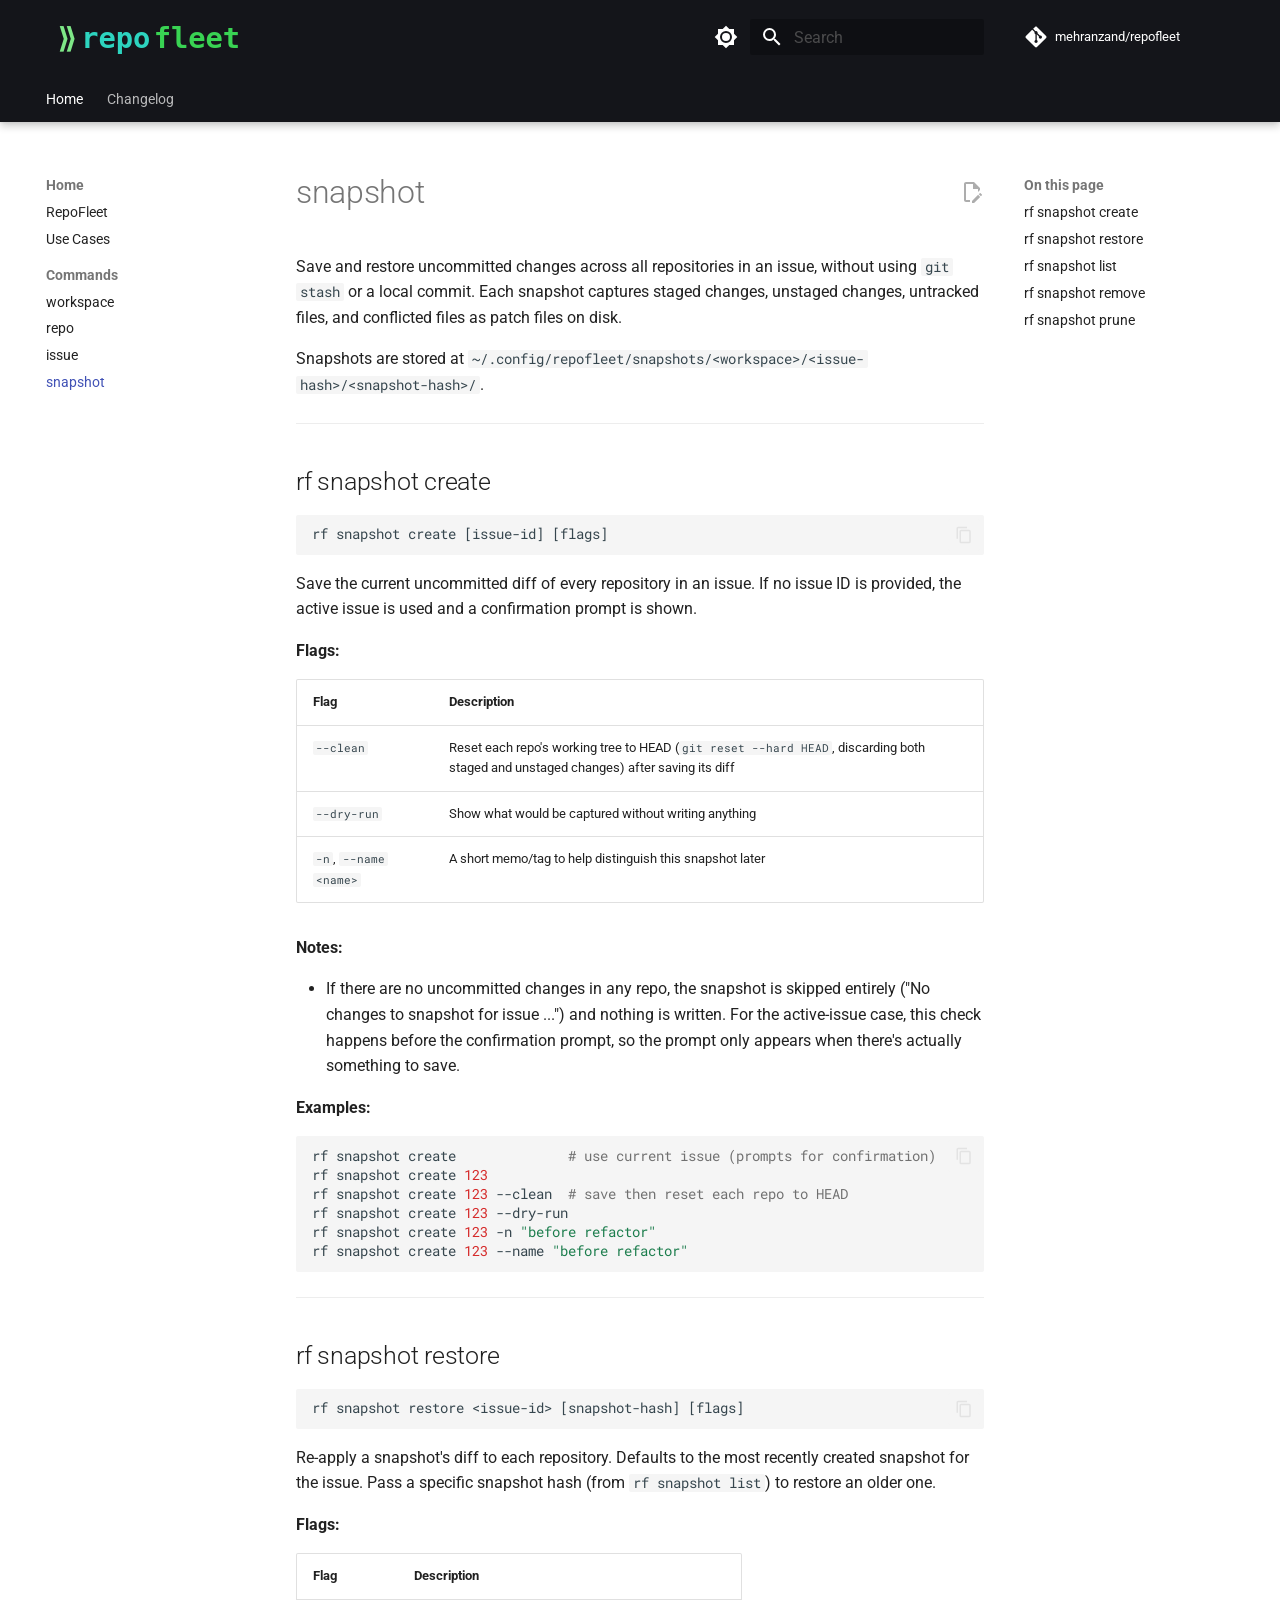
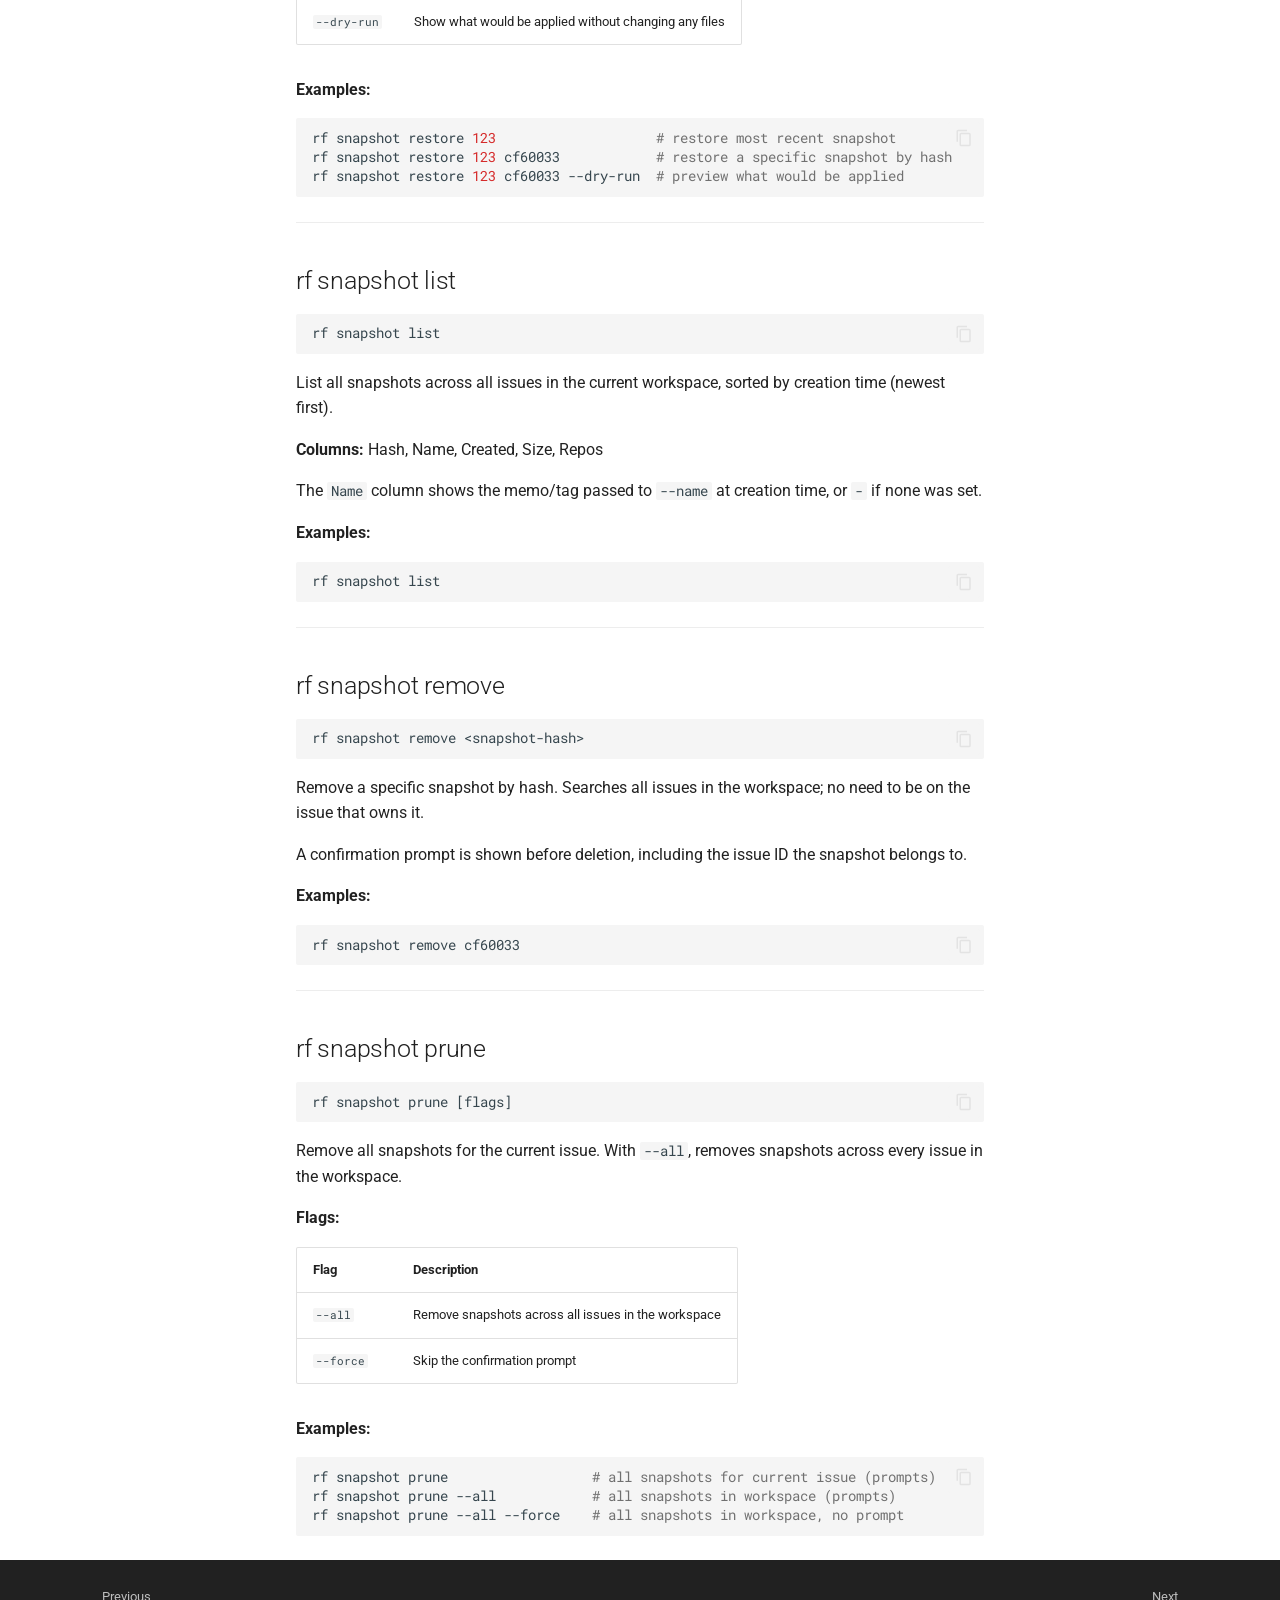
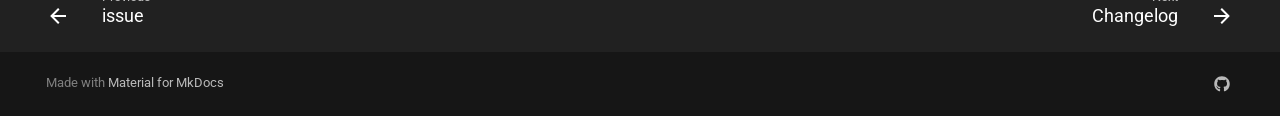
<file: snapshot/index.html>
<!doctype html>
<html lang="en" class="no-js">
  <head>
    
      <meta charset="utf-8">
      <meta name="viewport" content="width=device-width,initial-scale=1">
      
        <meta name="description" content="Issue-centered CLI for organizing Git workflows. track branches, snapshot uncommitted work, and manage your codebase across one or more repositories">
      
      
      
        <link rel="canonical" href="https://mehranzand.github.io/repofleet/snapshot/">
      
      
        <link rel="prev" href="../issue/">
      
      
        <link rel="next" href="../changelog/">
      
      
        
      
      
      <link rel="icon" href="../assets/repofleet-logo.svg">
      <meta name="generator" content="mkdocs-1.6.1, mkdocs-material-9.7.7">
    
    
      
        <title>snapshot - RepoFleet</title>
      
    
    
      <link rel="stylesheet" href="../assets/stylesheets/main.ec1eaa64.min.css">
      
        
        <link rel="stylesheet" href="../assets/stylesheets/palette.ab4e12ef.min.css">
      
      


    
    
      
    
    
      
        
        
        <link rel="preconnect" href="https://fonts.gstatic.com" crossorigin>
        <link rel="stylesheet" href="https://fonts.googleapis.com/css?family=Roboto:300,300i,400,400i,700,700i%7CRoboto+Mono:400,400i,700,700i&display=fallback">
        <style>:root{--md-text-font:"Roboto";--md-code-font:"Roboto Mono"}</style>
      
    
    
      <link rel="stylesheet" href="../stylesheets/extra.css">
    
    <script>__md_scope=new URL("..",location),__md_hash=e=>[...e].reduce(((e,_)=>(e<<5)-e+_.charCodeAt(0)),0),__md_get=(e,_=localStorage,t=__md_scope)=>JSON.parse(_.getItem(t.pathname+"."+e)),__md_set=(e,_,t=localStorage,a=__md_scope)=>{try{t.setItem(a.pathname+"."+e,JSON.stringify(_))}catch(e){}}</script>
    
      

    
    
  </head>
  
  
    
    
      
    
    
    
    
    <body dir="ltr" data-md-color-scheme="default" data-md-color-primary="black" data-md-color-accent="deep-orange">
  
    
    <input class="md-toggle" data-md-toggle="drawer" type="checkbox" id="__drawer" autocomplete="off">
    <input class="md-toggle" data-md-toggle="search" type="checkbox" id="__search" autocomplete="off">
    <label class="md-overlay" for="__drawer"></label>
    <div data-md-component="skip">
      
        
        <a href="#snapshot" class="md-skip">
          Skip to content
        </a>
      
    </div>
    <div data-md-component="announce">
      
    </div>
    
    
      

  

<header class="md-header md-header--shadow md-header--lifted" data-md-component="header">
  <nav class="md-header__inner md-grid" aria-label="Header">
    <a href=".." title="RepoFleet" class="md-header__button md-logo" aria-label="RepoFleet" data-md-component="logo">
      
  <img src="../assets/repofleet-logo.svg" alt="logo">

    </a>
    <label class="md-header__button md-icon" for="__drawer">
      
      <svg xmlns="http://www.w3.org/2000/svg" viewBox="0 0 24 24"><path d="M3 6h18v2H3zm0 5h18v2H3zm0 5h18v2H3z"/></svg>
    </label>
    <div class="md-header__title" data-md-component="header-title">
      <div class="md-header__ellipsis">
        <div class="md-header__topic">
          <span class="md-ellipsis">
            RepoFleet
          </span>
        </div>
        <div class="md-header__topic" data-md-component="header-topic">
          <span class="md-ellipsis">
            
              snapshot
            
          </span>
        </div>
      </div>
    </div>
    
      
        <form class="md-header__option" data-md-component="palette">
  
    
    
    
    <input class="md-option" data-md-color-media="(prefers-color-scheme: light)" data-md-color-scheme="default" data-md-color-primary="black" data-md-color-accent="deep-orange"  aria-label="Switch to dark mode"  type="radio" name="__palette" id="__palette_0">
    
      <label class="md-header__button md-icon" title="Switch to dark mode" for="__palette_1" hidden>
        <svg xmlns="http://www.w3.org/2000/svg" viewBox="0 0 24 24"><path d="M12 8a4 4 0 0 0-4 4 4 4 0 0 0 4 4 4 4 0 0 0 4-4 4 4 0 0 0-4-4m0 10a6 6 0 0 1-6-6 6 6 0 0 1 6-6 6 6 0 0 1 6 6 6 6 0 0 1-6 6m8-9.31V4h-4.69L12 .69 8.69 4H4v4.69L.69 12 4 15.31V20h4.69L12 23.31 15.31 20H20v-4.69L23.31 12z"/></svg>
      </label>
    
  
    
    
    
    <input class="md-option" data-md-color-media="(prefers-color-scheme: dark)" data-md-color-scheme="slate" data-md-color-primary="black" data-md-color-accent="deep-orange"  aria-label="Switch to light mode"  type="radio" name="__palette" id="__palette_1">
    
      <label class="md-header__button md-icon" title="Switch to light mode" for="__palette_0" hidden>
        <svg xmlns="http://www.w3.org/2000/svg" viewBox="0 0 24 24"><path d="M12 18c-.89 0-1.74-.2-2.5-.55C11.56 16.5 13 14.42 13 12s-1.44-4.5-3.5-5.45C10.26 6.2 11.11 6 12 6a6 6 0 0 1 6 6 6 6 0 0 1-6 6m8-9.31V4h-4.69L12 .69 8.69 4H4v4.69L.69 12 4 15.31V20h4.69L12 23.31 15.31 20H20v-4.69L23.31 12z"/></svg>
      </label>
    
  
</form>
      
    
    
      <script>var palette=__md_get("__palette");if(palette&&palette.color){if("(prefers-color-scheme)"===palette.color.media){var media=matchMedia("(prefers-color-scheme: light)"),input=document.querySelector(media.matches?"[data-md-color-media='(prefers-color-scheme: light)']":"[data-md-color-media='(prefers-color-scheme: dark)']");palette.color.media=input.getAttribute("data-md-color-media"),palette.color.scheme=input.getAttribute("data-md-color-scheme"),palette.color.primary=input.getAttribute("data-md-color-primary"),palette.color.accent=input.getAttribute("data-md-color-accent")}for(var[key,value]of Object.entries(palette.color))document.body.setAttribute("data-md-color-"+key,value)}</script>
    
    
    
      
      
        <label class="md-header__button md-icon" for="__search">
          
          <svg xmlns="http://www.w3.org/2000/svg" viewBox="0 0 24 24"><path d="M9.5 3A6.5 6.5 0 0 1 16 9.5c0 1.61-.59 3.09-1.56 4.23l.27.27h.79l5 5-1.5 1.5-5-5v-.79l-.27-.27A6.52 6.52 0 0 1 9.5 16 6.5 6.5 0 0 1 3 9.5 6.5 6.5 0 0 1 9.5 3m0 2C7 5 5 7 5 9.5S7 14 9.5 14 14 12 14 9.5 12 5 9.5 5"/></svg>
        </label>
        <div class="md-search" data-md-component="search" role="dialog">
  <label class="md-search__overlay" for="__search"></label>
  <div class="md-search__inner" role="search">
    <form class="md-search__form" name="search">
      <input type="text" class="md-search__input" name="query" aria-label="Search" placeholder="Search" autocapitalize="off" autocorrect="off" autocomplete="off" spellcheck="false" data-md-component="search-query" required>
      <label class="md-search__icon md-icon" for="__search">
        
        <svg xmlns="http://www.w3.org/2000/svg" viewBox="0 0 24 24"><path d="M9.5 3A6.5 6.5 0 0 1 16 9.5c0 1.61-.59 3.09-1.56 4.23l.27.27h.79l5 5-1.5 1.5-5-5v-.79l-.27-.27A6.52 6.52 0 0 1 9.5 16 6.5 6.5 0 0 1 3 9.5 6.5 6.5 0 0 1 9.5 3m0 2C7 5 5 7 5 9.5S7 14 9.5 14 14 12 14 9.5 12 5 9.5 5"/></svg>
        
        <svg xmlns="http://www.w3.org/2000/svg" viewBox="0 0 24 24"><path d="M20 11v2H8l5.5 5.5-1.42 1.42L4.16 12l7.92-7.92L13.5 5.5 8 11z"/></svg>
      </label>
      <nav class="md-search__options" aria-label="Search">
        
          <a href="javascript:void(0)" class="md-search__icon md-icon" title="Share" aria-label="Share" data-clipboard data-clipboard-text="" data-md-component="search-share" tabindex="-1">
            
            <svg xmlns="http://www.w3.org/2000/svg" viewBox="0 0 24 24"><path d="M18 16.08c-.76 0-1.44.3-1.96.77L8.91 12.7c.05-.23.09-.46.09-.7s-.04-.47-.09-.7l7.05-4.11c.54.5 1.25.81 2.04.81a3 3 0 0 0 3-3 3 3 0 0 0-3-3 3 3 0 0 0-3 3c0 .24.04.47.09.7L8.04 9.81C7.5 9.31 6.79 9 6 9a3 3 0 0 0-3 3 3 3 0 0 0 3 3c.79 0 1.5-.31 2.04-.81l7.12 4.15c-.05.21-.08.43-.08.66 0 1.61 1.31 2.91 2.92 2.91s2.92-1.3 2.92-2.91A2.92 2.92 0 0 0 18 16.08"/></svg>
          </a>
        
        <button type="reset" class="md-search__icon md-icon" title="Clear" aria-label="Clear" tabindex="-1">
          
          <svg xmlns="http://www.w3.org/2000/svg" viewBox="0 0 24 24"><path d="M19 6.41 17.59 5 12 10.59 6.41 5 5 6.41 10.59 12 5 17.59 6.41 19 12 13.41 17.59 19 19 17.59 13.41 12z"/></svg>
        </button>
      </nav>
      
        <div class="md-search__suggest" data-md-component="search-suggest"></div>
      
    </form>
    <div class="md-search__output">
      <div class="md-search__scrollwrap" tabindex="0" data-md-scrollfix>
        <div class="md-search-result" data-md-component="search-result">
          <div class="md-search-result__meta">
            Initializing search
          </div>
          <ol class="md-search-result__list" role="presentation"></ol>
        </div>
      </div>
    </div>
  </div>
</div>
      
    
    
      <div class="md-header__source">
        <a href="https://github.com/mehranzand/repofleet" title="Go to repository" class="md-source" data-md-component="source">
  <div class="md-source__icon md-icon">
    
    <svg xmlns="http://www.w3.org/2000/svg" viewBox="0 0 448 512"><!--! Font Awesome Free 7.1.0 by @fontawesome - https://fontawesome.com License - https://fontawesome.com/license/free (Icons: CC BY 4.0, Fonts: SIL OFL 1.1, Code: MIT License) Copyright 2025 Fonticons, Inc.--><path d="M439.6 236.1 244 40.5c-5.4-5.5-12.8-8.5-20.4-8.5s-15 3-20.4 8.4L162.5 81l51.5 51.5c27.1-9.1 52.7 16.8 43.4 43.7l49.7 49.7c34.2-11.8 61.2 31 35.5 56.7-26.5 26.5-70.2-2.9-56-37.3L240.3 199v121.9c25.3 12.5 22.3 41.8 9.1 55-6.4 6.4-15.2 10.1-24.3 10.1s-17.8-3.6-24.3-10.1c-17.6-17.6-11.1-46.9 11.2-56v-123c-20.8-8.5-24.6-30.7-18.6-45L142.6 101 8.5 235.1C3 240.6 0 247.9 0 255.5s3 15 8.5 20.4l195.6 195.7c5.4 5.4 12.7 8.4 20.4 8.4s15-3 20.4-8.4l194.7-194.7c5.4-5.4 8.4-12.8 8.4-20.4s-3-15-8.4-20.4"/></svg>
  </div>
  <div class="md-source__repository">
    mehranzand/repofleet
  </div>
</a>
      </div>
    
  </nav>
  
    
      
<nav class="md-tabs" aria-label="Tabs" data-md-component="tabs">
  <div class="md-grid">
    <ul class="md-tabs__list">
      
        
  
  
  
    
  
  
    
    
      <li class="md-tabs__item md-tabs__item--active">
        <a href=".." class="md-tabs__link">
          
  
  
  Home

        </a>
      </li>
    
  

      
        
  
  
  
  
    <li class="md-tabs__item">
      <a href="../changelog/" class="md-tabs__link">
        
  
  
    
  
  Changelog

      </a>
    </li>
  

      
    </ul>
  </div>
</nav>
    
  
</header>
    
    <div class="md-container" data-md-component="container">
      
      
        
      
      <main class="md-main" data-md-component="main">
        <div class="md-main__inner md-grid">
          
            
              
              <div class="md-sidebar md-sidebar--primary" data-md-component="sidebar" data-md-type="navigation" >
                <div class="md-sidebar__scrollwrap">
                  <div class="md-sidebar__inner">
                    


  


<nav class="md-nav md-nav--primary md-nav--lifted" aria-label="Navigation" data-md-level="0">
  <label class="md-nav__title" for="__drawer">
    <a href=".." title="RepoFleet" class="md-nav__button md-logo" aria-label="RepoFleet" data-md-component="logo">
      
  <img src="../assets/repofleet-logo.svg" alt="logo">

    </a>
    RepoFleet
  </label>
  
    <div class="md-nav__source">
      <a href="https://github.com/mehranzand/repofleet" title="Go to repository" class="md-source" data-md-component="source">
  <div class="md-source__icon md-icon">
    
    <svg xmlns="http://www.w3.org/2000/svg" viewBox="0 0 448 512"><!--! Font Awesome Free 7.1.0 by @fontawesome - https://fontawesome.com License - https://fontawesome.com/license/free (Icons: CC BY 4.0, Fonts: SIL OFL 1.1, Code: MIT License) Copyright 2025 Fonticons, Inc.--><path d="M439.6 236.1 244 40.5c-5.4-5.5-12.8-8.5-20.4-8.5s-15 3-20.4 8.4L162.5 81l51.5 51.5c27.1-9.1 52.7 16.8 43.4 43.7l49.7 49.7c34.2-11.8 61.2 31 35.5 56.7-26.5 26.5-70.2-2.9-56-37.3L240.3 199v121.9c25.3 12.5 22.3 41.8 9.1 55-6.4 6.4-15.2 10.1-24.3 10.1s-17.8-3.6-24.3-10.1c-17.6-17.6-11.1-46.9 11.2-56v-123c-20.8-8.5-24.6-30.7-18.6-45L142.6 101 8.5 235.1C3 240.6 0 247.9 0 255.5s3 15 8.5 20.4l195.6 195.7c5.4 5.4 12.7 8.4 20.4 8.4s15-3 20.4-8.4l194.7-194.7c5.4-5.4 8.4-12.8 8.4-20.4s-3-15-8.4-20.4"/></svg>
  </div>
  <div class="md-source__repository">
    mehranzand/repofleet
  </div>
</a>
    </div>
  
  <ul class="md-nav__list" data-md-scrollfix>
    
      
      
  
  
    
  
  
  
    
    
    
    
      
        
        
      
      
        
      
    
    
    <li class="md-nav__item md-nav__item--active md-nav__item--section md-nav__item--nested">
      
        
        
        <input class="md-nav__toggle md-toggle " type="checkbox" id="__nav_1" checked>
        
          
          <label class="md-nav__link" for="__nav_1" id="__nav_1_label" tabindex="">
            
  
  
  <span class="md-ellipsis">
    
  
    Home
  

    
  </span>
  
  

            <span class="md-nav__icon md-icon"></span>
          </label>
        
        <nav class="md-nav" data-md-level="1" aria-labelledby="__nav_1_label" aria-expanded="true">
          <label class="md-nav__title" for="__nav_1">
            <span class="md-nav__icon md-icon"></span>
            
  
    Home
  

          </label>
          <ul class="md-nav__list" data-md-scrollfix>
            
              
                
  
  
  
  
    <li class="md-nav__item">
      <a href=".." class="md-nav__link">
        
  
  
  <span class="md-ellipsis">
    
  
    RepoFleet
  

    
  </span>
  
  

      </a>
    </li>
  

              
            
              
                
  
  
  
  
    <li class="md-nav__item">
      <a href="../use-cases/" class="md-nav__link">
        
  
  
  <span class="md-ellipsis">
    
  
    Use Cases
  

    
  </span>
  
  

      </a>
    </li>
  

              
            
              
                
  
  
    
  
  
  
    
    
    
    
      
      
        
          
          
        
      
    
    
    <li class="md-nav__item md-nav__item--active md-nav__item--section md-nav__item--nested">
      
        
        
        <input class="md-nav__toggle md-toggle " type="checkbox" id="__nav_1_3" checked>
        
          
          <label class="md-nav__link" for="__nav_1_3" id="__nav_1_3_label" tabindex="">
            
  
  
  <span class="md-ellipsis">
    
  
    Commands
  

    
  </span>
  
  

            <span class="md-nav__icon md-icon"></span>
          </label>
        
        <nav class="md-nav" data-md-level="2" aria-labelledby="__nav_1_3_label" aria-expanded="true">
          <label class="md-nav__title" for="__nav_1_3">
            <span class="md-nav__icon md-icon"></span>
            
  
    Commands
  

          </label>
          <ul class="md-nav__list" data-md-scrollfix>
            
              
                
  
  
  
  
    <li class="md-nav__item">
      <a href="../workspace/" class="md-nav__link">
        
  
  
  <span class="md-ellipsis">
    
  
    workspace
  

    
  </span>
  
  

      </a>
    </li>
  

              
            
              
                
  
  
  
  
    <li class="md-nav__item">
      <a href="../repo/" class="md-nav__link">
        
  
  
  <span class="md-ellipsis">
    
  
    repo
  

    
  </span>
  
  

      </a>
    </li>
  

              
            
              
                
  
  
  
  
    <li class="md-nav__item">
      <a href="../issue/" class="md-nav__link">
        
  
  
  <span class="md-ellipsis">
    
  
    issue
  

    
  </span>
  
  

      </a>
    </li>
  

              
            
              
                
  
  
    
  
  
  
    <li class="md-nav__item md-nav__item--active">
      
      <input class="md-nav__toggle md-toggle" type="checkbox" id="__toc">
      
      
        
      
      
        <label class="md-nav__link md-nav__link--active" for="__toc">
          
  
  
  <span class="md-ellipsis">
    
  
    snapshot
  

    
  </span>
  
  

          <span class="md-nav__icon md-icon"></span>
        </label>
      
      <a href="./" class="md-nav__link md-nav__link--active">
        
  
  
  <span class="md-ellipsis">
    
  
    snapshot
  

    
  </span>
  
  

      </a>
      
        

  

<nav class="md-nav md-nav--secondary" aria-label="On this page">
  
  
  
    
  
  
    <label class="md-nav__title" for="__toc">
      <span class="md-nav__icon md-icon"></span>
      On this page
    </label>
    <ul class="md-nav__list" data-md-component="toc" data-md-scrollfix>
      
        <li class="md-nav__item">
  <a href="#rf-snapshot-create" class="md-nav__link">
    <span class="md-ellipsis">
      
        rf snapshot create
      
    </span>
  </a>
  
</li>
      
        <li class="md-nav__item">
  <a href="#rf-snapshot-restore" class="md-nav__link">
    <span class="md-ellipsis">
      
        rf snapshot restore
      
    </span>
  </a>
  
</li>
      
        <li class="md-nav__item">
  <a href="#rf-snapshot-list" class="md-nav__link">
    <span class="md-ellipsis">
      
        rf snapshot list
      
    </span>
  </a>
  
</li>
      
        <li class="md-nav__item">
  <a href="#rf-snapshot-remove" class="md-nav__link">
    <span class="md-ellipsis">
      
        rf snapshot remove
      
    </span>
  </a>
  
</li>
      
        <li class="md-nav__item">
  <a href="#rf-snapshot-prune" class="md-nav__link">
    <span class="md-ellipsis">
      
        rf snapshot prune
      
    </span>
  </a>
  
</li>
      
    </ul>
  
</nav>
      
    </li>
  

              
            
          </ul>
        </nav>
      
    </li>
  

              
            
          </ul>
        </nav>
      
    </li>
  

    
      
      
  
  
  
  
    <li class="md-nav__item">
      <a href="../changelog/" class="md-nav__link">
        
  
  
  <span class="md-ellipsis">
    
  
    Changelog
  

    
  </span>
  
  

      </a>
    </li>
  

    
  </ul>
</nav>
                  </div>
                </div>
              </div>
            
            
              
              <div class="md-sidebar md-sidebar--secondary" data-md-component="sidebar" data-md-type="toc" >
                <div class="md-sidebar__scrollwrap">
                  <div class="md-sidebar__inner">
                    

  

<nav class="md-nav md-nav--secondary" aria-label="On this page">
  
  
  
    
  
  
    <label class="md-nav__title" for="__toc">
      <span class="md-nav__icon md-icon"></span>
      On this page
    </label>
    <ul class="md-nav__list" data-md-component="toc" data-md-scrollfix>
      
        <li class="md-nav__item">
  <a href="#rf-snapshot-create" class="md-nav__link">
    <span class="md-ellipsis">
      
        rf snapshot create
      
    </span>
  </a>
  
</li>
      
        <li class="md-nav__item">
  <a href="#rf-snapshot-restore" class="md-nav__link">
    <span class="md-ellipsis">
      
        rf snapshot restore
      
    </span>
  </a>
  
</li>
      
        <li class="md-nav__item">
  <a href="#rf-snapshot-list" class="md-nav__link">
    <span class="md-ellipsis">
      
        rf snapshot list
      
    </span>
  </a>
  
</li>
      
        <li class="md-nav__item">
  <a href="#rf-snapshot-remove" class="md-nav__link">
    <span class="md-ellipsis">
      
        rf snapshot remove
      
    </span>
  </a>
  
</li>
      
        <li class="md-nav__item">
  <a href="#rf-snapshot-prune" class="md-nav__link">
    <span class="md-ellipsis">
      
        rf snapshot prune
      
    </span>
  </a>
  
</li>
      
    </ul>
  
</nav>
                  </div>
                </div>
              </div>
            
          
          
            <div class="md-content" data-md-component="content">
              
              <article class="md-content__inner md-typeset">
                
                  


  
    <a href="https://github.com/mehranzand/repofleet/edit/main/docs/snapshot.md" title="Edit this page" class="md-content__button md-icon" rel="edit">
      
      <svg xmlns="http://www.w3.org/2000/svg" viewBox="0 0 24 24"><path d="M10 20H6V4h7v5h5v3.1l2-2V8l-6-6H6c-1.1 0-2 .9-2 2v16c0 1.1.9 2 2 2h4zm10.2-7c.1 0 .3.1.4.2l1.3 1.3c.2.2.2.6 0 .8l-1 1-2.1-2.1 1-1c.1-.1.2-.2.4-.2m0 3.9L14.1 23H12v-2.1l6.1-6.1z"/></svg>
    </a>
  
  


<h1 id="snapshot">snapshot<a class="headerlink" href="#snapshot" title="Permanent link">&para;</a></h1>
<p>Save and restore uncommitted changes across all repositories in an issue, without using <code>git stash</code> or a local commit. Each snapshot captures staged changes, unstaged changes, untracked files, and conflicted files as patch files on disk.</p>
<p>Snapshots are stored at <code>~/.config/repofleet/snapshots/&lt;workspace&gt;/&lt;issue-hash&gt;/&lt;snapshot-hash&gt;/</code>.</p>
<hr />
<h2 id="rf-snapshot-create">rf snapshot create<a class="headerlink" href="#rf-snapshot-create" title="Permanent link">&para;</a></h2>
<div class="language-text highlight"><pre><span></span><code><span id="__span-0-1"><a id="__codelineno-0-1" name="__codelineno-0-1" href="#__codelineno-0-1"></a>rf snapshot create [issue-id] [flags]
</span></code></pre></div>
<p>Save the current uncommitted diff of every repository in an issue. If no issue ID is provided, the active issue is used and a confirmation prompt is shown.</p>
<p><strong>Flags:</strong></p>
<table>
<thead>
<tr>
<th>Flag</th>
<th>Description</th>
</tr>
</thead>
<tbody>
<tr>
<td><code>--clean</code></td>
<td>Reset each repo's working tree to HEAD (<code>git reset --hard HEAD</code>, discarding both staged and unstaged changes) after saving its diff</td>
</tr>
<tr>
<td><code>--dry-run</code></td>
<td>Show what would be captured without writing anything</td>
</tr>
<tr>
<td><code>-n</code>, <code>--name &lt;name&gt;</code></td>
<td>A short memo/tag to help distinguish this snapshot later</td>
</tr>
</tbody>
</table>
<p><strong>Notes:</strong></p>
<ul>
<li>If there are no uncommitted changes in any repo, the snapshot is skipped entirely ("No changes to snapshot for issue ...") and nothing is written. For the active-issue case, this check happens before the confirmation prompt, so the prompt only appears when there's actually something to save.</li>
</ul>
<p><strong>Examples:</strong></p>
<div class="language-bash highlight"><pre><span></span><code><span id="__span-1-1"><a id="__codelineno-1-1" name="__codelineno-1-1" href="#__codelineno-1-1"></a>rf<span class="w"> </span>snapshot<span class="w"> </span>create<span class="w">              </span><span class="c1"># use current issue (prompts for confirmation)</span>
</span><span id="__span-1-2"><a id="__codelineno-1-2" name="__codelineno-1-2" href="#__codelineno-1-2"></a>rf<span class="w"> </span>snapshot<span class="w"> </span>create<span class="w"> </span><span class="m">123</span>
</span><span id="__span-1-3"><a id="__codelineno-1-3" name="__codelineno-1-3" href="#__codelineno-1-3"></a>rf<span class="w"> </span>snapshot<span class="w"> </span>create<span class="w"> </span><span class="m">123</span><span class="w"> </span>--clean<span class="w">  </span><span class="c1"># save then reset each repo to HEAD</span>
</span><span id="__span-1-4"><a id="__codelineno-1-4" name="__codelineno-1-4" href="#__codelineno-1-4"></a>rf<span class="w"> </span>snapshot<span class="w"> </span>create<span class="w"> </span><span class="m">123</span><span class="w"> </span>--dry-run
</span><span id="__span-1-5"><a id="__codelineno-1-5" name="__codelineno-1-5" href="#__codelineno-1-5"></a>rf<span class="w"> </span>snapshot<span class="w"> </span>create<span class="w"> </span><span class="m">123</span><span class="w"> </span>-n<span class="w"> </span><span class="s2">"before refactor"</span>
</span><span id="__span-1-6"><a id="__codelineno-1-6" name="__codelineno-1-6" href="#__codelineno-1-6"></a>rf<span class="w"> </span>snapshot<span class="w"> </span>create<span class="w"> </span><span class="m">123</span><span class="w"> </span>--name<span class="w"> </span><span class="s2">"before refactor"</span>
</span></code></pre></div>
<hr />
<h2 id="rf-snapshot-restore">rf snapshot restore<a class="headerlink" href="#rf-snapshot-restore" title="Permanent link">&para;</a></h2>
<div class="language-text highlight"><pre><span></span><code><span id="__span-2-1"><a id="__codelineno-2-1" name="__codelineno-2-1" href="#__codelineno-2-1"></a>rf snapshot restore &lt;issue-id&gt; [snapshot-hash] [flags]
</span></code></pre></div>
<p>Re-apply a snapshot's diff to each repository. Defaults to the most recently created snapshot for the issue. Pass a specific snapshot hash (from <code>rf snapshot list</code>) to restore an older one.</p>
<p><strong>Flags:</strong></p>
<table>
<thead>
<tr>
<th>Flag</th>
<th>Description</th>
</tr>
</thead>
<tbody>
<tr>
<td><code>--dry-run</code></td>
<td>Show what would be applied without changing any files</td>
</tr>
</tbody>
</table>
<p><strong>Examples:</strong></p>
<div class="language-bash highlight"><pre><span></span><code><span id="__span-3-1"><a id="__codelineno-3-1" name="__codelineno-3-1" href="#__codelineno-3-1"></a>rf<span class="w"> </span>snapshot<span class="w"> </span>restore<span class="w"> </span><span class="m">123</span><span class="w">                    </span><span class="c1"># restore most recent snapshot</span>
</span><span id="__span-3-2"><a id="__codelineno-3-2" name="__codelineno-3-2" href="#__codelineno-3-2"></a>rf<span class="w"> </span>snapshot<span class="w"> </span>restore<span class="w"> </span><span class="m">123</span><span class="w"> </span>cf60033<span class="w">            </span><span class="c1"># restore a specific snapshot by hash</span>
</span><span id="__span-3-3"><a id="__codelineno-3-3" name="__codelineno-3-3" href="#__codelineno-3-3"></a>rf<span class="w"> </span>snapshot<span class="w"> </span>restore<span class="w"> </span><span class="m">123</span><span class="w"> </span>cf60033<span class="w"> </span>--dry-run<span class="w">  </span><span class="c1"># preview what would be applied</span>
</span></code></pre></div>
<hr />
<h2 id="rf-snapshot-list">rf snapshot list<a class="headerlink" href="#rf-snapshot-list" title="Permanent link">&para;</a></h2>
<div class="language-text highlight"><pre><span></span><code><span id="__span-4-1"><a id="__codelineno-4-1" name="__codelineno-4-1" href="#__codelineno-4-1"></a>rf snapshot list
</span></code></pre></div>
<p>List all snapshots across all issues in the current workspace, sorted by creation time (newest first).</p>
<p><strong>Columns:</strong> Hash, Name, Created, Size, Repos</p>
<p>The <code>Name</code> column shows the memo/tag passed to <code>--name</code> at creation time, or <code>-</code> if none was set.</p>
<p><strong>Examples:</strong></p>
<div class="language-bash highlight"><pre><span></span><code><span id="__span-5-1"><a id="__codelineno-5-1" name="__codelineno-5-1" href="#__codelineno-5-1"></a>rf<span class="w"> </span>snapshot<span class="w"> </span>list
</span></code></pre></div>
<hr />
<h2 id="rf-snapshot-remove">rf snapshot remove<a class="headerlink" href="#rf-snapshot-remove" title="Permanent link">&para;</a></h2>
<div class="language-text highlight"><pre><span></span><code><span id="__span-6-1"><a id="__codelineno-6-1" name="__codelineno-6-1" href="#__codelineno-6-1"></a>rf snapshot remove &lt;snapshot-hash&gt;
</span></code></pre></div>
<p>Remove a specific snapshot by hash. Searches all issues in the workspace; no need to be on the issue that owns it.</p>
<p>A confirmation prompt is shown before deletion, including the issue ID the snapshot belongs to.</p>
<p><strong>Examples:</strong></p>
<div class="language-bash highlight"><pre><span></span><code><span id="__span-7-1"><a id="__codelineno-7-1" name="__codelineno-7-1" href="#__codelineno-7-1"></a>rf<span class="w"> </span>snapshot<span class="w"> </span>remove<span class="w"> </span>cf60033
</span></code></pre></div>
<hr />
<h2 id="rf-snapshot-prune">rf snapshot prune<a class="headerlink" href="#rf-snapshot-prune" title="Permanent link">&para;</a></h2>
<div class="language-text highlight"><pre><span></span><code><span id="__span-8-1"><a id="__codelineno-8-1" name="__codelineno-8-1" href="#__codelineno-8-1"></a>rf snapshot prune [flags]
</span></code></pre></div>
<p>Remove all snapshots for the current issue. With <code>--all</code>, removes snapshots across every issue in the workspace.</p>
<p><strong>Flags:</strong></p>
<table>
<thead>
<tr>
<th>Flag</th>
<th>Description</th>
</tr>
</thead>
<tbody>
<tr>
<td><code>--all</code></td>
<td>Remove snapshots across all issues in the workspace</td>
</tr>
<tr>
<td><code>--force</code></td>
<td>Skip the confirmation prompt</td>
</tr>
</tbody>
</table>
<p><strong>Examples:</strong></p>
<div class="language-bash highlight"><pre><span></span><code><span id="__span-9-1"><a id="__codelineno-9-1" name="__codelineno-9-1" href="#__codelineno-9-1"></a>rf<span class="w"> </span>snapshot<span class="w"> </span>prune<span class="w">                  </span><span class="c1"># all snapshots for current issue (prompts)</span>
</span><span id="__span-9-2"><a id="__codelineno-9-2" name="__codelineno-9-2" href="#__codelineno-9-2"></a>rf<span class="w"> </span>snapshot<span class="w"> </span>prune<span class="w"> </span>--all<span class="w">            </span><span class="c1"># all snapshots in workspace (prompts)</span>
</span><span id="__span-9-3"><a id="__codelineno-9-3" name="__codelineno-9-3" href="#__codelineno-9-3"></a>rf<span class="w"> </span>snapshot<span class="w"> </span>prune<span class="w"> </span>--all<span class="w"> </span>--force<span class="w">    </span><span class="c1"># all snapshots in workspace, no prompt</span>
</span></code></pre></div>












                
              </article>
            </div>
          
          
<script>var target=document.getElementById(location.hash.slice(1));target&&target.name&&(target.checked=target.name.startsWith("__tabbed_"))</script>
        </div>
        
          <button type="button" class="md-top md-icon" data-md-component="top" hidden>
  
  <svg xmlns="http://www.w3.org/2000/svg" viewBox="0 0 24 24"><path d="M13 20h-2V8l-5.5 5.5-1.42-1.42L12 4.16l7.92 7.92-1.42 1.42L13 8z"/></svg>
  Back to top
</button>
        
      </main>
      
        <footer class="md-footer">
  
    
      
      <nav class="md-footer__inner md-grid" aria-label="Footer" >
        
          
          <a href="../issue/" class="md-footer__link md-footer__link--prev" aria-label="Previous: issue">
            <div class="md-footer__button md-icon">
              
              <svg xmlns="http://www.w3.org/2000/svg" viewBox="0 0 24 24"><path d="M20 11v2H8l5.5 5.5-1.42 1.42L4.16 12l7.92-7.92L13.5 5.5 8 11z"/></svg>
            </div>
            <div class="md-footer__title">
              <span class="md-footer__direction">
                Previous
              </span>
              <div class="md-ellipsis">
                issue
              </div>
            </div>
          </a>
        
        
          
          <a href="../changelog/" class="md-footer__link md-footer__link--next" aria-label="Next: Changelog">
            <div class="md-footer__title">
              <span class="md-footer__direction">
                Next
              </span>
              <div class="md-ellipsis">
                Changelog
              </div>
            </div>
            <div class="md-footer__button md-icon">
              
              <svg xmlns="http://www.w3.org/2000/svg" viewBox="0 0 24 24"><path d="M4 11v2h12l-5.5 5.5 1.42 1.42L19.84 12l-7.92-7.92L10.5 5.5 16 11z"/></svg>
            </div>
          </a>
        
      </nav>
    
  
  <div class="md-footer-meta md-typeset">
    <div class="md-footer-meta__inner md-grid">
      <div class="md-copyright">
  
  
    Made with
    <a href="https://squidfunk.github.io/mkdocs-material/" target="_blank" rel="noopener">
      Material for MkDocs
    </a>
  
</div>
      
        
<div class="md-social">
  
    
    
    
    
    <a href="https://github.com/mehranzand/repofleet" target="_blank" rel="noopener" title="RepoFleet on GitHub" class="md-social__link">
      <svg xmlns="http://www.w3.org/2000/svg" viewBox="0 0 512 512"><!--! Font Awesome Free 7.1.0 by @fontawesome - https://fontawesome.com License - https://fontawesome.com/license/free (Icons: CC BY 4.0, Fonts: SIL OFL 1.1, Code: MIT License) Copyright 2025 Fonticons, Inc.--><path d="M173.9 397.4c0 2-2.3 3.6-5.2 3.6-3.3.3-5.6-1.3-5.6-3.6 0-2 2.3-3.6 5.2-3.6 3-.3 5.6 1.3 5.6 3.6m-31.1-4.5c-.7 2 1.3 4.3 4.3 4.9 2.6 1 5.6 0 6.2-2s-1.3-4.3-4.3-5.2c-2.6-.7-5.5.3-6.2 2.3m44.2-1.7c-2.9.7-4.9 2.6-4.6 4.9.3 2 2.9 3.3 5.9 2.6 2.9-.7 4.9-2.6 4.6-4.6-.3-1.9-3-3.2-5.9-2.9M252.8 8C114.1 8 8 113.3 8 252c0 110.9 69.8 205.8 169.5 239.2 12.8 2.3 17.3-5.6 17.3-12.1 0-6.2-.3-40.4-.3-61.4 0 0-70 15-84.7-29.8 0 0-11.4-29.1-27.8-36.6 0 0-22.9-15.7 1.6-15.4 0 0 24.9 2 38.6 25.8 21.9 38.6 58.6 27.5 72.9 20.9 2.3-16 8.8-27.1 16-33.7-55.9-6.2-112.3-14.3-112.3-110.5 0-27.5 7.6-41.3 23.6-58.9-2.6-6.5-11.1-33.3 2.6-67.9 20.9-6.5 69 27 69 27 20-5.6 41.5-8.5 62.8-8.5s42.8 2.9 62.8 8.5c0 0 48.1-33.6 69-27 13.7 34.7 5.2 61.4 2.6 67.9 16 17.7 25.8 31.5 25.8 58.9 0 96.5-58.9 104.2-114.8 110.5 9.2 7.9 17 22.9 17 46.4 0 33.7-.3 75.4-.3 83.6 0 6.5 4.6 14.4 17.3 12.1C436.2 457.8 504 362.9 504 252 504 113.3 391.5 8 252.8 8M105.2 352.9c-1.3 1-1 3.3.7 5.2 1.6 1.6 3.9 2.3 5.2 1 1.3-1 1-3.3-.7-5.2-1.6-1.6-3.9-2.3-5.2-1m-10.8-8.1c-.7 1.3.3 2.9 2.3 3.9 1.6 1 3.6.7 4.3-.7.7-1.3-.3-2.9-2.3-3.9-2-.6-3.6-.3-4.3.7m32.4 35.6c-1.6 1.3-1 4.3 1.3 6.2 2.3 2.3 5.2 2.6 6.5 1 1.3-1.3.7-4.3-1.3-6.2-2.2-2.3-5.2-2.6-6.5-1m-11.4-14.7c-1.6 1-1.6 3.6 0 5.9s4.3 3.3 5.6 2.3c1.6-1.3 1.6-3.9 0-6.2-1.4-2.3-4-3.3-5.6-2"/></svg>
    </a>
  
</div>
      
    </div>
  </div>
</footer>
      
    </div>
    <div class="md-dialog" data-md-component="dialog">
      <div class="md-dialog__inner md-typeset"></div>
    </div>
    
      <div class="md-progress" data-md-component="progress" role="progressbar"></div>
    
    
    
      
      
      <script id="__config" type="application/json">{"annotate": null, "base": "..", "features": ["navigation.tabs", "navigation.tabs.sticky", "navigation.sections", "navigation.top", "navigation.footer", "navigation.instant", "navigation.instant.progress", "search.highlight", "search.suggest", "search.share", "content.code.copy", "content.code.annotate", "content.action.edit", "toc.follow", "header.autohide"], "search": "../assets/javascripts/workers/search.2c215733.min.js", "tags": null, "translations": {"clipboard.copied": "Copied to clipboard", "clipboard.copy": "Copy to clipboard", "search.result.more.one": "1 more on this page", "search.result.more.other": "# more on this page", "search.result.none": "No matching documents", "search.result.one": "1 matching document", "search.result.other": "# matching documents", "search.result.placeholder": "Type to start searching", "search.result.term.missing": "Missing", "select.version": "Select version"}, "version": null}</script>
    
    
      <script src="../assets/javascripts/bundle.d7400e89.min.js"></script>
      
    
  </body>
</html>
</file>
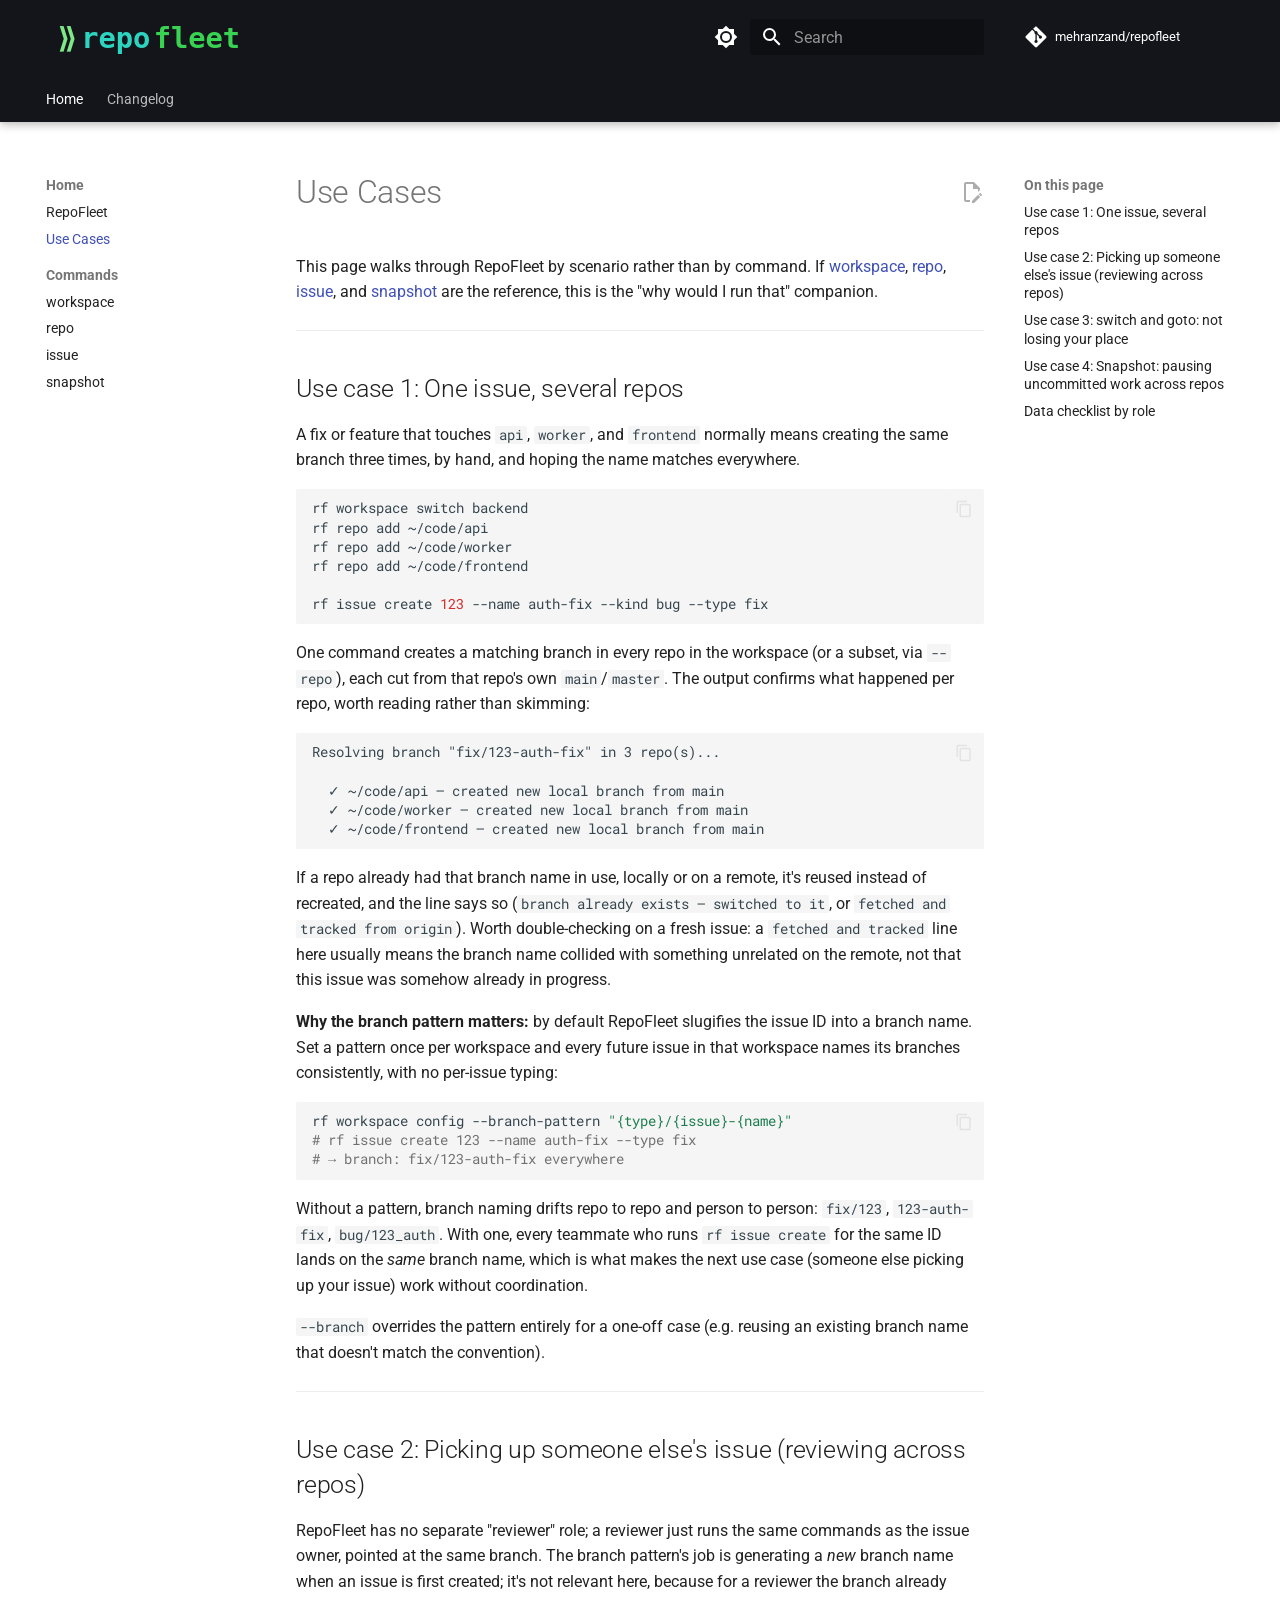
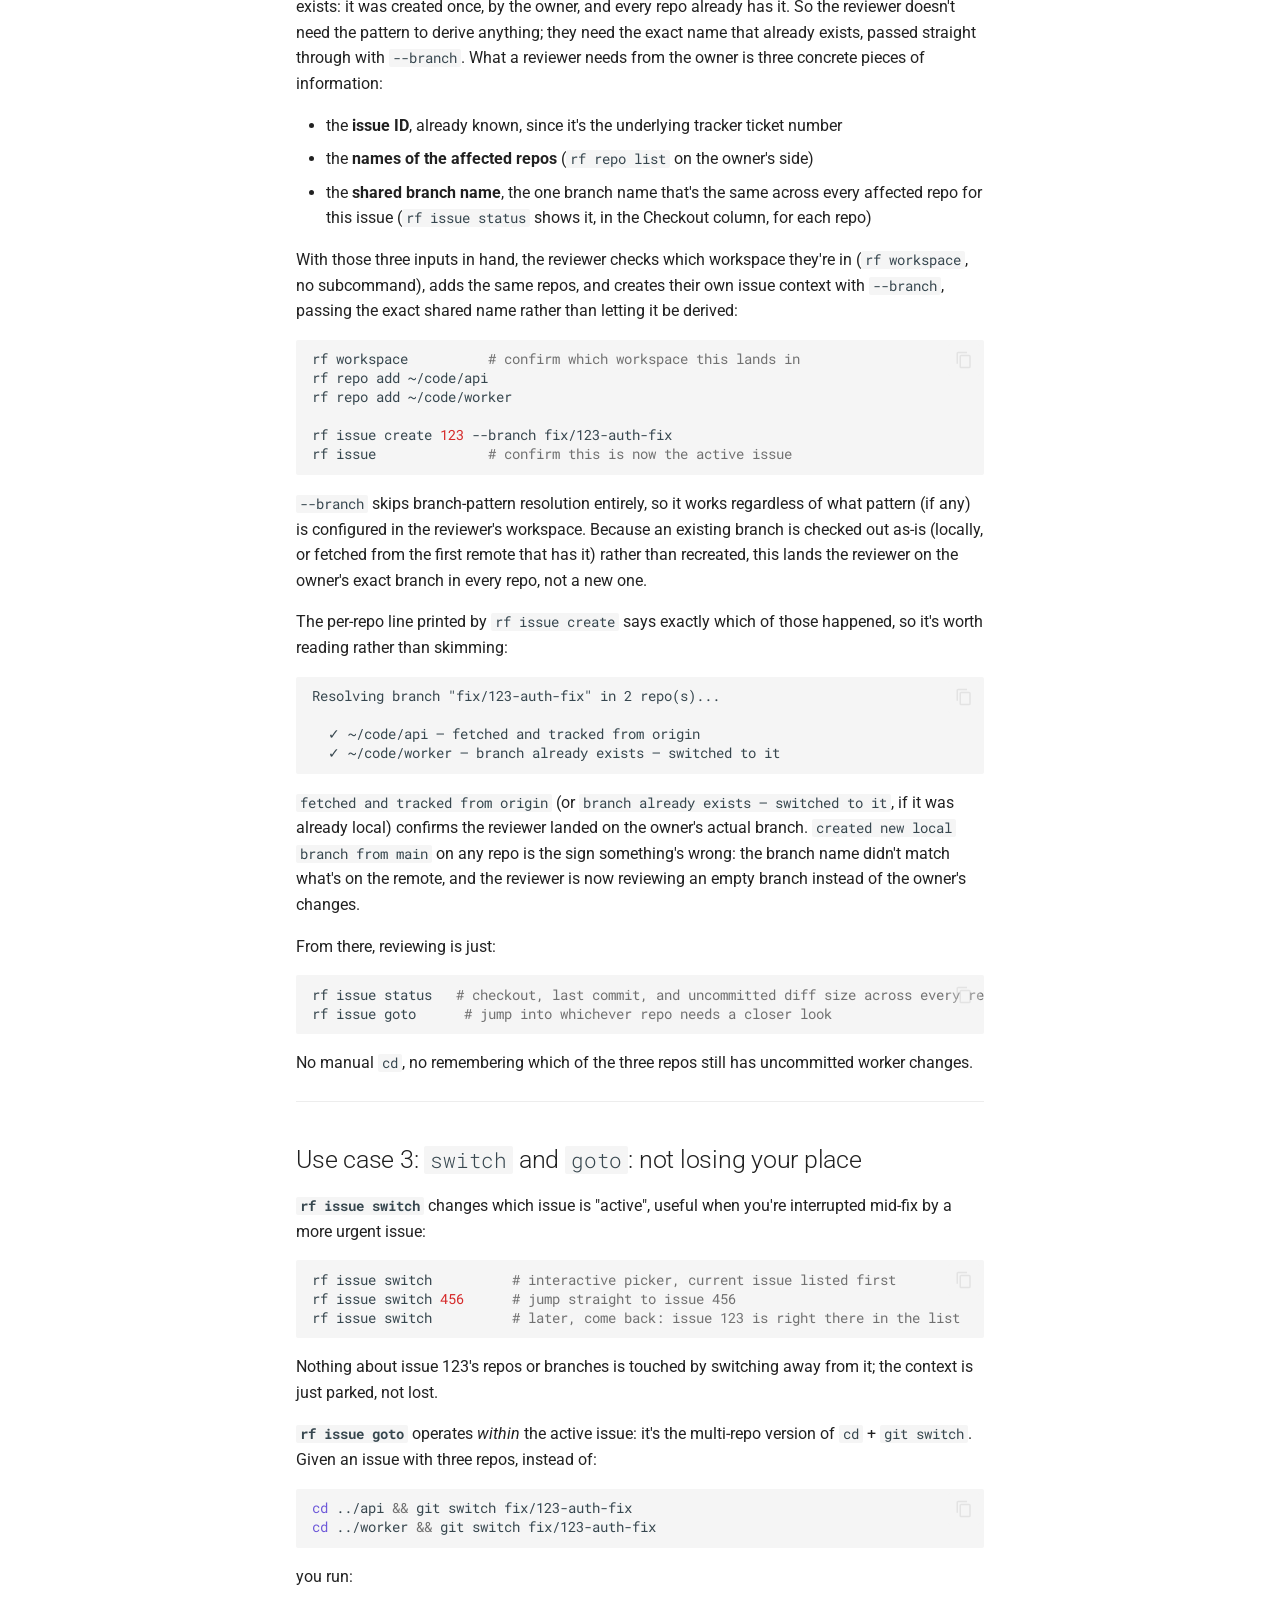
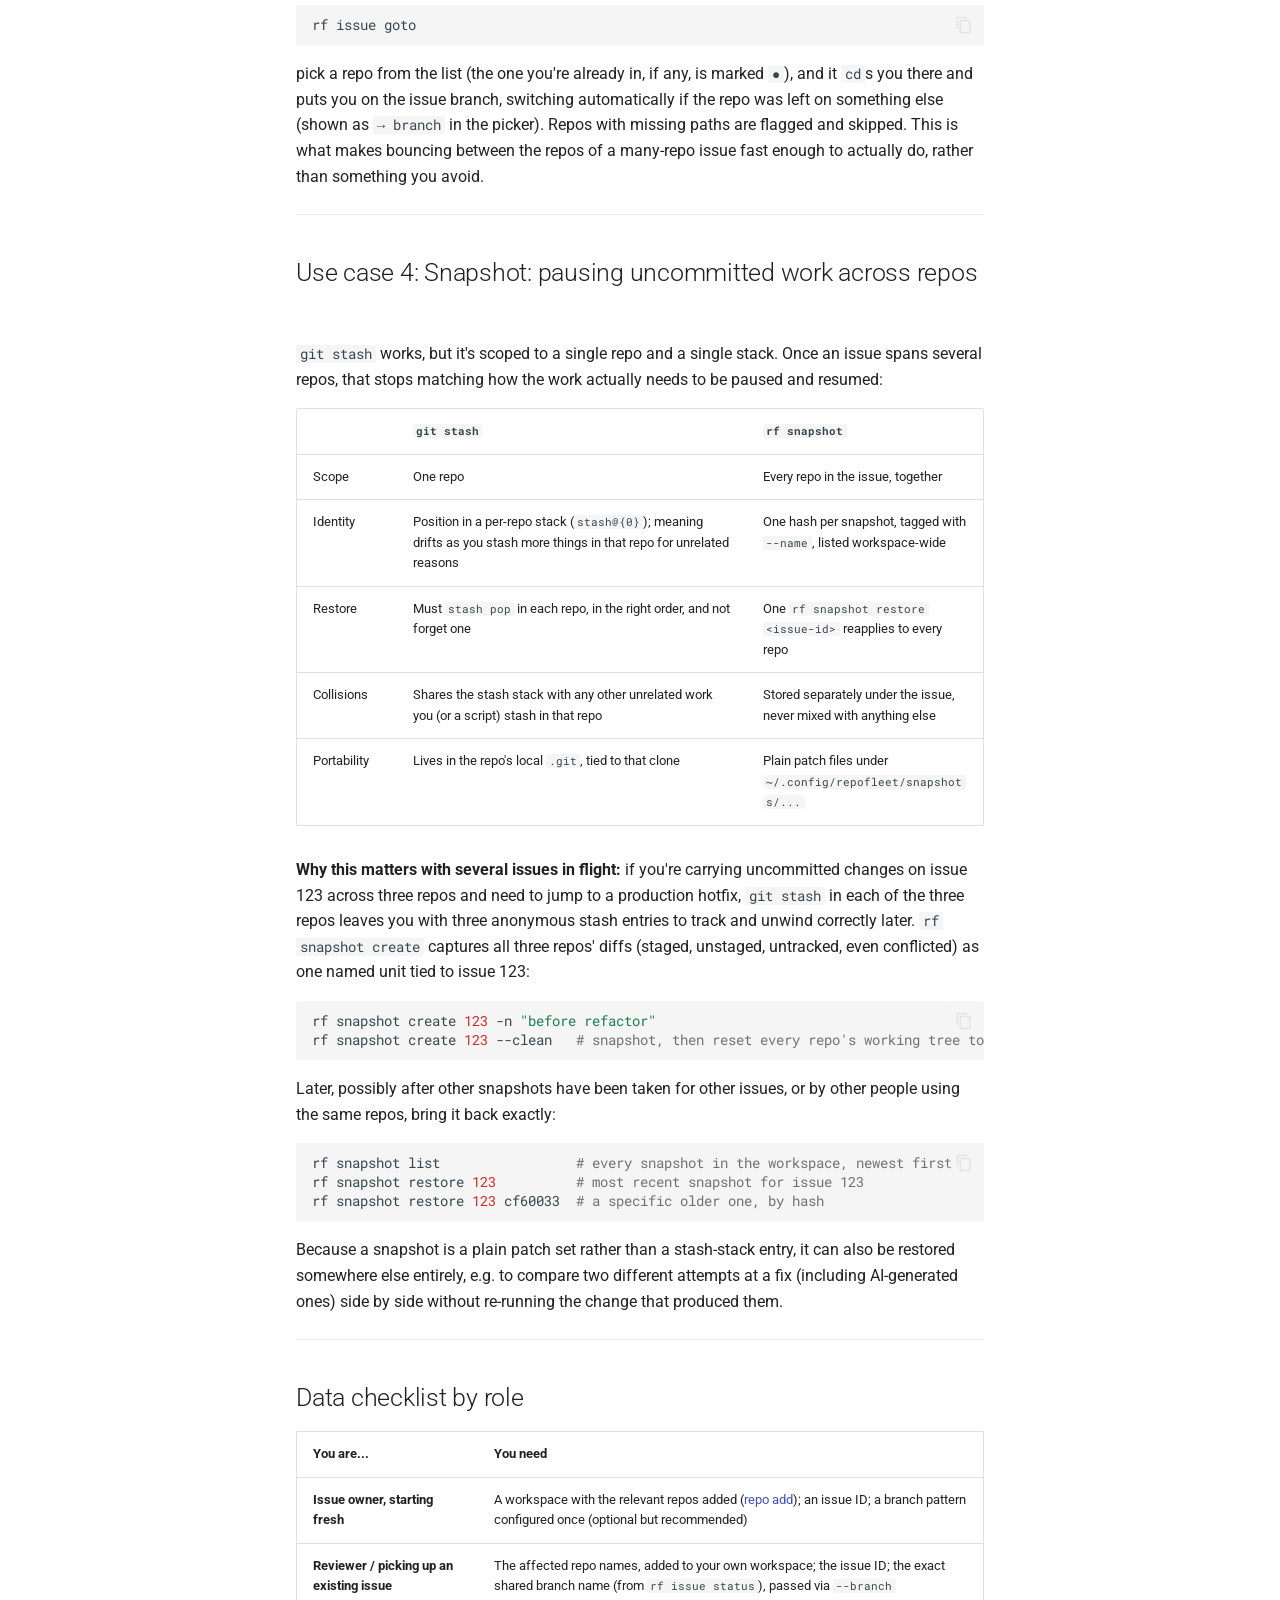
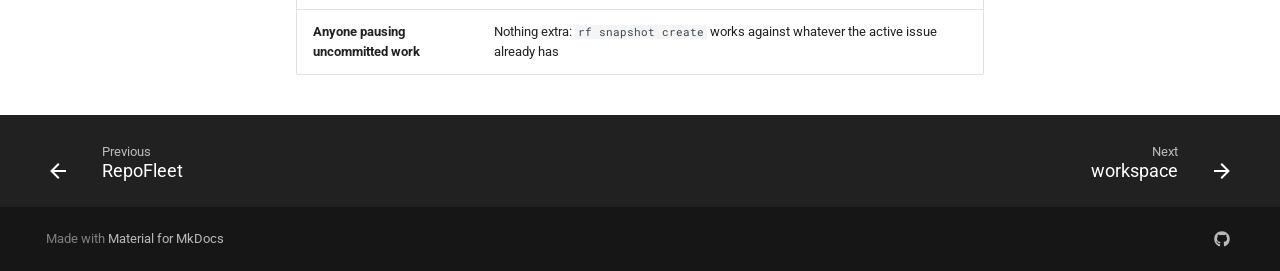
<file: use-cases/index.html>
<!doctype html>
<html lang="en" class="no-js">
  <head>
    
      <meta charset="utf-8">
      <meta name="viewport" content="width=device-width,initial-scale=1">
      
        <meta name="description" content="Issue-centered CLI for organizing Git workflows. track branches, snapshot uncommitted work, and manage your codebase across one or more repositories">
      
      
      
        <link rel="canonical" href="https://mehranzand.github.io/repofleet/use-cases/">
      
      
        <link rel="prev" href="..">
      
      
        <link rel="next" href="../workspace/">
      
      
        
      
      
      <link rel="icon" href="../assets/repofleet-logo.svg">
      <meta name="generator" content="mkdocs-1.6.1, mkdocs-material-9.7.7">
    
    
      
        <title>Use Cases - RepoFleet</title>
      
    
    
      <link rel="stylesheet" href="../assets/stylesheets/main.ec1eaa64.min.css">
      
        
        <link rel="stylesheet" href="../assets/stylesheets/palette.ab4e12ef.min.css">
      
      


    
    
      
    
    
      
        
        
        <link rel="preconnect" href="https://fonts.gstatic.com" crossorigin>
        <link rel="stylesheet" href="https://fonts.googleapis.com/css?family=Roboto:300,300i,400,400i,700,700i%7CRoboto+Mono:400,400i,700,700i&display=fallback">
        <style>:root{--md-text-font:"Roboto";--md-code-font:"Roboto Mono"}</style>
      
    
    
      <link rel="stylesheet" href="../stylesheets/extra.css">
    
    <script>__md_scope=new URL("..",location),__md_hash=e=>[...e].reduce(((e,_)=>(e<<5)-e+_.charCodeAt(0)),0),__md_get=(e,_=localStorage,t=__md_scope)=>JSON.parse(_.getItem(t.pathname+"."+e)),__md_set=(e,_,t=localStorage,a=__md_scope)=>{try{t.setItem(a.pathname+"."+e,JSON.stringify(_))}catch(e){}}</script>
    
      

    
    
  </head>
  
  
    
    
      
    
    
    
    
    <body dir="ltr" data-md-color-scheme="default" data-md-color-primary="black" data-md-color-accent="deep-orange">
  
    
    <input class="md-toggle" data-md-toggle="drawer" type="checkbox" id="__drawer" autocomplete="off">
    <input class="md-toggle" data-md-toggle="search" type="checkbox" id="__search" autocomplete="off">
    <label class="md-overlay" for="__drawer"></label>
    <div data-md-component="skip">
      
        
        <a href="#use-cases" class="md-skip">
          Skip to content
        </a>
      
    </div>
    <div data-md-component="announce">
      
    </div>
    
    
      

  

<header class="md-header md-header--shadow md-header--lifted" data-md-component="header">
  <nav class="md-header__inner md-grid" aria-label="Header">
    <a href=".." title="RepoFleet" class="md-header__button md-logo" aria-label="RepoFleet" data-md-component="logo">
      
  <img src="../assets/repofleet-logo.svg" alt="logo">

    </a>
    <label class="md-header__button md-icon" for="__drawer">
      
      <svg xmlns="http://www.w3.org/2000/svg" viewBox="0 0 24 24"><path d="M3 6h18v2H3zm0 5h18v2H3zm0 5h18v2H3z"/></svg>
    </label>
    <div class="md-header__title" data-md-component="header-title">
      <div class="md-header__ellipsis">
        <div class="md-header__topic">
          <span class="md-ellipsis">
            RepoFleet
          </span>
        </div>
        <div class="md-header__topic" data-md-component="header-topic">
          <span class="md-ellipsis">
            
              Use Cases
            
          </span>
        </div>
      </div>
    </div>
    
      
        <form class="md-header__option" data-md-component="palette">
  
    
    
    
    <input class="md-option" data-md-color-media="(prefers-color-scheme: light)" data-md-color-scheme="default" data-md-color-primary="black" data-md-color-accent="deep-orange"  aria-label="Switch to dark mode"  type="radio" name="__palette" id="__palette_0">
    
      <label class="md-header__button md-icon" title="Switch to dark mode" for="__palette_1" hidden>
        <svg xmlns="http://www.w3.org/2000/svg" viewBox="0 0 24 24"><path d="M12 8a4 4 0 0 0-4 4 4 4 0 0 0 4 4 4 4 0 0 0 4-4 4 4 0 0 0-4-4m0 10a6 6 0 0 1-6-6 6 6 0 0 1 6-6 6 6 0 0 1 6 6 6 6 0 0 1-6 6m8-9.31V4h-4.69L12 .69 8.69 4H4v4.69L.69 12 4 15.31V20h4.69L12 23.31 15.31 20H20v-4.69L23.31 12z"/></svg>
      </label>
    
  
    
    
    
    <input class="md-option" data-md-color-media="(prefers-color-scheme: dark)" data-md-color-scheme="slate" data-md-color-primary="black" data-md-color-accent="deep-orange"  aria-label="Switch to light mode"  type="radio" name="__palette" id="__palette_1">
    
      <label class="md-header__button md-icon" title="Switch to light mode" for="__palette_0" hidden>
        <svg xmlns="http://www.w3.org/2000/svg" viewBox="0 0 24 24"><path d="M12 18c-.89 0-1.74-.2-2.5-.55C11.56 16.5 13 14.42 13 12s-1.44-4.5-3.5-5.45C10.26 6.2 11.11 6 12 6a6 6 0 0 1 6 6 6 6 0 0 1-6 6m8-9.31V4h-4.69L12 .69 8.69 4H4v4.69L.69 12 4 15.31V20h4.69L12 23.31 15.31 20H20v-4.69L23.31 12z"/></svg>
      </label>
    
  
</form>
      
    
    
      <script>var palette=__md_get("__palette");if(palette&&palette.color){if("(prefers-color-scheme)"===palette.color.media){var media=matchMedia("(prefers-color-scheme: light)"),input=document.querySelector(media.matches?"[data-md-color-media='(prefers-color-scheme: light)']":"[data-md-color-media='(prefers-color-scheme: dark)']");palette.color.media=input.getAttribute("data-md-color-media"),palette.color.scheme=input.getAttribute("data-md-color-scheme"),palette.color.primary=input.getAttribute("data-md-color-primary"),palette.color.accent=input.getAttribute("data-md-color-accent")}for(var[key,value]of Object.entries(palette.color))document.body.setAttribute("data-md-color-"+key,value)}</script>
    
    
    
      
      
        <label class="md-header__button md-icon" for="__search">
          
          <svg xmlns="http://www.w3.org/2000/svg" viewBox="0 0 24 24"><path d="M9.5 3A6.5 6.5 0 0 1 16 9.5c0 1.61-.59 3.09-1.56 4.23l.27.27h.79l5 5-1.5 1.5-5-5v-.79l-.27-.27A6.52 6.52 0 0 1 9.5 16 6.5 6.5 0 0 1 3 9.5 6.5 6.5 0 0 1 9.5 3m0 2C7 5 5 7 5 9.5S7 14 9.5 14 14 12 14 9.5 12 5 9.5 5"/></svg>
        </label>
        <div class="md-search" data-md-component="search" role="dialog">
  <label class="md-search__overlay" for="__search"></label>
  <div class="md-search__inner" role="search">
    <form class="md-search__form" name="search">
      <input type="text" class="md-search__input" name="query" aria-label="Search" placeholder="Search" autocapitalize="off" autocorrect="off" autocomplete="off" spellcheck="false" data-md-component="search-query" required>
      <label class="md-search__icon md-icon" for="__search">
        
        <svg xmlns="http://www.w3.org/2000/svg" viewBox="0 0 24 24"><path d="M9.5 3A6.5 6.5 0 0 1 16 9.5c0 1.61-.59 3.09-1.56 4.23l.27.27h.79l5 5-1.5 1.5-5-5v-.79l-.27-.27A6.52 6.52 0 0 1 9.5 16 6.5 6.5 0 0 1 3 9.5 6.5 6.5 0 0 1 9.5 3m0 2C7 5 5 7 5 9.5S7 14 9.5 14 14 12 14 9.5 12 5 9.5 5"/></svg>
        
        <svg xmlns="http://www.w3.org/2000/svg" viewBox="0 0 24 24"><path d="M20 11v2H8l5.5 5.5-1.42 1.42L4.16 12l7.92-7.92L13.5 5.5 8 11z"/></svg>
      </label>
      <nav class="md-search__options" aria-label="Search">
        
          <a href="javascript:void(0)" class="md-search__icon md-icon" title="Share" aria-label="Share" data-clipboard data-clipboard-text="" data-md-component="search-share" tabindex="-1">
            
            <svg xmlns="http://www.w3.org/2000/svg" viewBox="0 0 24 24"><path d="M18 16.08c-.76 0-1.44.3-1.96.77L8.91 12.7c.05-.23.09-.46.09-.7s-.04-.47-.09-.7l7.05-4.11c.54.5 1.25.81 2.04.81a3 3 0 0 0 3-3 3 3 0 0 0-3-3 3 3 0 0 0-3 3c0 .24.04.47.09.7L8.04 9.81C7.5 9.31 6.79 9 6 9a3 3 0 0 0-3 3 3 3 0 0 0 3 3c.79 0 1.5-.31 2.04-.81l7.12 4.15c-.05.21-.08.43-.08.66 0 1.61 1.31 2.91 2.92 2.91s2.92-1.3 2.92-2.91A2.92 2.92 0 0 0 18 16.08"/></svg>
          </a>
        
        <button type="reset" class="md-search__icon md-icon" title="Clear" aria-label="Clear" tabindex="-1">
          
          <svg xmlns="http://www.w3.org/2000/svg" viewBox="0 0 24 24"><path d="M19 6.41 17.59 5 12 10.59 6.41 5 5 6.41 10.59 12 5 17.59 6.41 19 12 13.41 17.59 19 19 17.59 13.41 12z"/></svg>
        </button>
      </nav>
      
        <div class="md-search__suggest" data-md-component="search-suggest"></div>
      
    </form>
    <div class="md-search__output">
      <div class="md-search__scrollwrap" tabindex="0" data-md-scrollfix>
        <div class="md-search-result" data-md-component="search-result">
          <div class="md-search-result__meta">
            Initializing search
          </div>
          <ol class="md-search-result__list" role="presentation"></ol>
        </div>
      </div>
    </div>
  </div>
</div>
      
    
    
      <div class="md-header__source">
        <a href="https://github.com/mehranzand/repofleet" title="Go to repository" class="md-source" data-md-component="source">
  <div class="md-source__icon md-icon">
    
    <svg xmlns="http://www.w3.org/2000/svg" viewBox="0 0 448 512"><!--! Font Awesome Free 7.1.0 by @fontawesome - https://fontawesome.com License - https://fontawesome.com/license/free (Icons: CC BY 4.0, Fonts: SIL OFL 1.1, Code: MIT License) Copyright 2025 Fonticons, Inc.--><path d="M439.6 236.1 244 40.5c-5.4-5.5-12.8-8.5-20.4-8.5s-15 3-20.4 8.4L162.5 81l51.5 51.5c27.1-9.1 52.7 16.8 43.4 43.7l49.7 49.7c34.2-11.8 61.2 31 35.5 56.7-26.5 26.5-70.2-2.9-56-37.3L240.3 199v121.9c25.3 12.5 22.3 41.8 9.1 55-6.4 6.4-15.2 10.1-24.3 10.1s-17.8-3.6-24.3-10.1c-17.6-17.6-11.1-46.9 11.2-56v-123c-20.8-8.5-24.6-30.7-18.6-45L142.6 101 8.5 235.1C3 240.6 0 247.9 0 255.5s3 15 8.5 20.4l195.6 195.7c5.4 5.4 12.7 8.4 20.4 8.4s15-3 20.4-8.4l194.7-194.7c5.4-5.4 8.4-12.8 8.4-20.4s-3-15-8.4-20.4"/></svg>
  </div>
  <div class="md-source__repository">
    mehranzand/repofleet
  </div>
</a>
      </div>
    
  </nav>
  
    
      
<nav class="md-tabs" aria-label="Tabs" data-md-component="tabs">
  <div class="md-grid">
    <ul class="md-tabs__list">
      
        
  
  
  
    
  
  
    
    
      <li class="md-tabs__item md-tabs__item--active">
        <a href=".." class="md-tabs__link">
          
  
  
  Home

        </a>
      </li>
    
  

      
        
  
  
  
  
    <li class="md-tabs__item">
      <a href="../changelog/" class="md-tabs__link">
        
  
  
    
  
  Changelog

      </a>
    </li>
  

      
    </ul>
  </div>
</nav>
    
  
</header>
    
    <div class="md-container" data-md-component="container">
      
      
        
      
      <main class="md-main" data-md-component="main">
        <div class="md-main__inner md-grid">
          
            
              
              <div class="md-sidebar md-sidebar--primary" data-md-component="sidebar" data-md-type="navigation" >
                <div class="md-sidebar__scrollwrap">
                  <div class="md-sidebar__inner">
                    


  


<nav class="md-nav md-nav--primary md-nav--lifted" aria-label="Navigation" data-md-level="0">
  <label class="md-nav__title" for="__drawer">
    <a href=".." title="RepoFleet" class="md-nav__button md-logo" aria-label="RepoFleet" data-md-component="logo">
      
  <img src="../assets/repofleet-logo.svg" alt="logo">

    </a>
    RepoFleet
  </label>
  
    <div class="md-nav__source">
      <a href="https://github.com/mehranzand/repofleet" title="Go to repository" class="md-source" data-md-component="source">
  <div class="md-source__icon md-icon">
    
    <svg xmlns="http://www.w3.org/2000/svg" viewBox="0 0 448 512"><!--! Font Awesome Free 7.1.0 by @fontawesome - https://fontawesome.com License - https://fontawesome.com/license/free (Icons: CC BY 4.0, Fonts: SIL OFL 1.1, Code: MIT License) Copyright 2025 Fonticons, Inc.--><path d="M439.6 236.1 244 40.5c-5.4-5.5-12.8-8.5-20.4-8.5s-15 3-20.4 8.4L162.5 81l51.5 51.5c27.1-9.1 52.7 16.8 43.4 43.7l49.7 49.7c34.2-11.8 61.2 31 35.5 56.7-26.5 26.5-70.2-2.9-56-37.3L240.3 199v121.9c25.3 12.5 22.3 41.8 9.1 55-6.4 6.4-15.2 10.1-24.3 10.1s-17.8-3.6-24.3-10.1c-17.6-17.6-11.1-46.9 11.2-56v-123c-20.8-8.5-24.6-30.7-18.6-45L142.6 101 8.5 235.1C3 240.6 0 247.9 0 255.5s3 15 8.5 20.4l195.6 195.7c5.4 5.4 12.7 8.4 20.4 8.4s15-3 20.4-8.4l194.7-194.7c5.4-5.4 8.4-12.8 8.4-20.4s-3-15-8.4-20.4"/></svg>
  </div>
  <div class="md-source__repository">
    mehranzand/repofleet
  </div>
</a>
    </div>
  
  <ul class="md-nav__list" data-md-scrollfix>
    
      
      
  
  
    
  
  
  
    
    
    
    
      
        
        
      
      
        
      
    
    
    <li class="md-nav__item md-nav__item--active md-nav__item--section md-nav__item--nested">
      
        
        
        <input class="md-nav__toggle md-toggle " type="checkbox" id="__nav_1" checked>
        
          
          <label class="md-nav__link" for="__nav_1" id="__nav_1_label" tabindex="">
            
  
  
  <span class="md-ellipsis">
    
  
    Home
  

    
  </span>
  
  

            <span class="md-nav__icon md-icon"></span>
          </label>
        
        <nav class="md-nav" data-md-level="1" aria-labelledby="__nav_1_label" aria-expanded="true">
          <label class="md-nav__title" for="__nav_1">
            <span class="md-nav__icon md-icon"></span>
            
  
    Home
  

          </label>
          <ul class="md-nav__list" data-md-scrollfix>
            
              
                
  
  
  
  
    <li class="md-nav__item">
      <a href=".." class="md-nav__link">
        
  
  
  <span class="md-ellipsis">
    
  
    RepoFleet
  

    
  </span>
  
  

      </a>
    </li>
  

              
            
              
                
  
  
    
  
  
  
    <li class="md-nav__item md-nav__item--active">
      
      <input class="md-nav__toggle md-toggle" type="checkbox" id="__toc">
      
      
        
      
      
        <label class="md-nav__link md-nav__link--active" for="__toc">
          
  
  
  <span class="md-ellipsis">
    
  
    Use Cases
  

    
  </span>
  
  

          <span class="md-nav__icon md-icon"></span>
        </label>
      
      <a href="./" class="md-nav__link md-nav__link--active">
        
  
  
  <span class="md-ellipsis">
    
  
    Use Cases
  

    
  </span>
  
  

      </a>
      
        

  

<nav class="md-nav md-nav--secondary" aria-label="On this page">
  
  
  
    
  
  
    <label class="md-nav__title" for="__toc">
      <span class="md-nav__icon md-icon"></span>
      On this page
    </label>
    <ul class="md-nav__list" data-md-component="toc" data-md-scrollfix>
      
        <li class="md-nav__item">
  <a href="#use-case-1-one-issue-several-repos" class="md-nav__link">
    <span class="md-ellipsis">
      
        Use case 1: One issue, several repos
      
    </span>
  </a>
  
</li>
      
        <li class="md-nav__item">
  <a href="#use-case-2-picking-up-someone-elses-issue-reviewing-across-repos" class="md-nav__link">
    <span class="md-ellipsis">
      
        Use case 2: Picking up someone else's issue (reviewing across repos)
      
    </span>
  </a>
  
</li>
      
        <li class="md-nav__item">
  <a href="#use-case-3-switch-and-goto-not-losing-your-place" class="md-nav__link">
    <span class="md-ellipsis">
      
        Use case 3: switch and goto: not losing your place
      
    </span>
  </a>
  
</li>
      
        <li class="md-nav__item">
  <a href="#use-case-4-snapshot-pausing-uncommitted-work-across-repos" class="md-nav__link">
    <span class="md-ellipsis">
      
        Use case 4: Snapshot: pausing uncommitted work across repos
      
    </span>
  </a>
  
</li>
      
        <li class="md-nav__item">
  <a href="#data-checklist-by-role" class="md-nav__link">
    <span class="md-ellipsis">
      
        Data checklist by role
      
    </span>
  </a>
  
</li>
      
    </ul>
  
</nav>
      
    </li>
  

              
            
              
                
  
  
  
  
    
    
    
    
      
      
        
          
          
        
      
    
    
    <li class="md-nav__item md-nav__item--section md-nav__item--nested">
      
        
        
        <input class="md-nav__toggle md-toggle " type="checkbox" id="__nav_1_3" >
        
          
          <label class="md-nav__link" for="__nav_1_3" id="__nav_1_3_label" tabindex="">
            
  
  
  <span class="md-ellipsis">
    
  
    Commands
  

    
  </span>
  
  

            <span class="md-nav__icon md-icon"></span>
          </label>
        
        <nav class="md-nav" data-md-level="2" aria-labelledby="__nav_1_3_label" aria-expanded="false">
          <label class="md-nav__title" for="__nav_1_3">
            <span class="md-nav__icon md-icon"></span>
            
  
    Commands
  

          </label>
          <ul class="md-nav__list" data-md-scrollfix>
            
              
                
  
  
  
  
    <li class="md-nav__item">
      <a href="../workspace/" class="md-nav__link">
        
  
  
  <span class="md-ellipsis">
    
  
    workspace
  

    
  </span>
  
  

      </a>
    </li>
  

              
            
              
                
  
  
  
  
    <li class="md-nav__item">
      <a href="../repo/" class="md-nav__link">
        
  
  
  <span class="md-ellipsis">
    
  
    repo
  

    
  </span>
  
  

      </a>
    </li>
  

              
            
              
                
  
  
  
  
    <li class="md-nav__item">
      <a href="../issue/" class="md-nav__link">
        
  
  
  <span class="md-ellipsis">
    
  
    issue
  

    
  </span>
  
  

      </a>
    </li>
  

              
            
              
                
  
  
  
  
    <li class="md-nav__item">
      <a href="../snapshot/" class="md-nav__link">
        
  
  
  <span class="md-ellipsis">
    
  
    snapshot
  

    
  </span>
  
  

      </a>
    </li>
  

              
            
          </ul>
        </nav>
      
    </li>
  

              
            
          </ul>
        </nav>
      
    </li>
  

    
      
      
  
  
  
  
    <li class="md-nav__item">
      <a href="../changelog/" class="md-nav__link">
        
  
  
  <span class="md-ellipsis">
    
  
    Changelog
  

    
  </span>
  
  

      </a>
    </li>
  

    
  </ul>
</nav>
                  </div>
                </div>
              </div>
            
            
              
              <div class="md-sidebar md-sidebar--secondary" data-md-component="sidebar" data-md-type="toc" >
                <div class="md-sidebar__scrollwrap">
                  <div class="md-sidebar__inner">
                    

  

<nav class="md-nav md-nav--secondary" aria-label="On this page">
  
  
  
    
  
  
    <label class="md-nav__title" for="__toc">
      <span class="md-nav__icon md-icon"></span>
      On this page
    </label>
    <ul class="md-nav__list" data-md-component="toc" data-md-scrollfix>
      
        <li class="md-nav__item">
  <a href="#use-case-1-one-issue-several-repos" class="md-nav__link">
    <span class="md-ellipsis">
      
        Use case 1: One issue, several repos
      
    </span>
  </a>
  
</li>
      
        <li class="md-nav__item">
  <a href="#use-case-2-picking-up-someone-elses-issue-reviewing-across-repos" class="md-nav__link">
    <span class="md-ellipsis">
      
        Use case 2: Picking up someone else's issue (reviewing across repos)
      
    </span>
  </a>
  
</li>
      
        <li class="md-nav__item">
  <a href="#use-case-3-switch-and-goto-not-losing-your-place" class="md-nav__link">
    <span class="md-ellipsis">
      
        Use case 3: switch and goto: not losing your place
      
    </span>
  </a>
  
</li>
      
        <li class="md-nav__item">
  <a href="#use-case-4-snapshot-pausing-uncommitted-work-across-repos" class="md-nav__link">
    <span class="md-ellipsis">
      
        Use case 4: Snapshot: pausing uncommitted work across repos
      
    </span>
  </a>
  
</li>
      
        <li class="md-nav__item">
  <a href="#data-checklist-by-role" class="md-nav__link">
    <span class="md-ellipsis">
      
        Data checklist by role
      
    </span>
  </a>
  
</li>
      
    </ul>
  
</nav>
                  </div>
                </div>
              </div>
            
          
          
            <div class="md-content" data-md-component="content">
              
              <article class="md-content__inner md-typeset">
                
                  


  
    <a href="https://github.com/mehranzand/repofleet/edit/main/docs/use-cases.md" title="Edit this page" class="md-content__button md-icon" rel="edit">
      
      <svg xmlns="http://www.w3.org/2000/svg" viewBox="0 0 24 24"><path d="M10 20H6V4h7v5h5v3.1l2-2V8l-6-6H6c-1.1 0-2 .9-2 2v16c0 1.1.9 2 2 2h4zm10.2-7c.1 0 .3.1.4.2l1.3 1.3c.2.2.2.6 0 .8l-1 1-2.1-2.1 1-1c.1-.1.2-.2.4-.2m0 3.9L14.1 23H12v-2.1l6.1-6.1z"/></svg>
    </a>
  
  


<h1 id="use-cases">Use Cases<a class="headerlink" href="#use-cases" title="Permanent link">&para;</a></h1>
<p>This page walks through RepoFleet by scenario rather than by command. If <a href="../workspace/">workspace</a>, <a href="../repo/">repo</a>, <a href="../issue/">issue</a>, and <a href="../snapshot/">snapshot</a> are the reference, this is the "why would I run that" companion.</p>
<hr />
<h2 id="use-case-1-one-issue-several-repos">Use case 1: One issue, several repos<a class="headerlink" href="#use-case-1-one-issue-several-repos" title="Permanent link">&para;</a></h2>
<p>A fix or feature that touches <code>api</code>, <code>worker</code>, and <code>frontend</code> normally means creating the same branch three times, by hand, and hoping the name matches everywhere.</p>
<div class="language-bash highlight"><pre><span></span><code><span id="__span-0-1"><a id="__codelineno-0-1" name="__codelineno-0-1" href="#__codelineno-0-1"></a>rf<span class="w"> </span>workspace<span class="w"> </span>switch<span class="w"> </span>backend
</span><span id="__span-0-2"><a id="__codelineno-0-2" name="__codelineno-0-2" href="#__codelineno-0-2"></a>rf<span class="w"> </span>repo<span class="w"> </span>add<span class="w"> </span>~/code/api
</span><span id="__span-0-3"><a id="__codelineno-0-3" name="__codelineno-0-3" href="#__codelineno-0-3"></a>rf<span class="w"> </span>repo<span class="w"> </span>add<span class="w"> </span>~/code/worker
</span><span id="__span-0-4"><a id="__codelineno-0-4" name="__codelineno-0-4" href="#__codelineno-0-4"></a>rf<span class="w"> </span>repo<span class="w"> </span>add<span class="w"> </span>~/code/frontend
</span><span id="__span-0-5"><a id="__codelineno-0-5" name="__codelineno-0-5" href="#__codelineno-0-5"></a>
</span><span id="__span-0-6"><a id="__codelineno-0-6" name="__codelineno-0-6" href="#__codelineno-0-6"></a>rf<span class="w"> </span>issue<span class="w"> </span>create<span class="w"> </span><span class="m">123</span><span class="w"> </span>--name<span class="w"> </span>auth-fix<span class="w"> </span>--kind<span class="w"> </span>bug<span class="w"> </span>--type<span class="w"> </span>fix
</span></code></pre></div>
<p>One command creates a matching branch in every repo in the workspace (or a subset, via <code>--repo</code>), each cut from that repo's own <code>main</code>/<code>master</code>. The output confirms what happened per repo, worth reading rather than skimming:</p>
<div class="language-text highlight"><pre><span></span><code><span id="__span-1-1"><a id="__codelineno-1-1" name="__codelineno-1-1" href="#__codelineno-1-1"></a>Resolving branch "fix/123-auth-fix" in 3 repo(s)...
</span><span id="__span-1-2"><a id="__codelineno-1-2" name="__codelineno-1-2" href="#__codelineno-1-2"></a>
</span><span id="__span-1-3"><a id="__codelineno-1-3" name="__codelineno-1-3" href="#__codelineno-1-3"></a>  ✓ ~/code/api — created new local branch from main
</span><span id="__span-1-4"><a id="__codelineno-1-4" name="__codelineno-1-4" href="#__codelineno-1-4"></a>  ✓ ~/code/worker — created new local branch from main
</span><span id="__span-1-5"><a id="__codelineno-1-5" name="__codelineno-1-5" href="#__codelineno-1-5"></a>  ✓ ~/code/frontend — created new local branch from main
</span></code></pre></div>
<p>If a repo already had that branch name in use, locally or on a remote, it's reused instead of recreated, and the line says so (<code>branch already exists — switched to it</code>, or <code>fetched and tracked from origin</code>). Worth double-checking on a fresh issue: a <code>fetched and tracked</code> line here usually means the branch name collided with something unrelated on the remote, not that this issue was somehow already in progress.</p>
<p><strong>Why the branch pattern matters:</strong> by default RepoFleet slugifies the issue ID into a branch name. Set a pattern once per workspace and every future issue in that workspace names its branches consistently, with no per-issue typing:</p>
<div class="language-bash highlight"><pre><span></span><code><span id="__span-2-1"><a id="__codelineno-2-1" name="__codelineno-2-1" href="#__codelineno-2-1"></a>rf<span class="w"> </span>workspace<span class="w"> </span>config<span class="w"> </span>--branch-pattern<span class="w"> </span><span class="s2">"{type}/{issue}-{name}"</span>
</span><span id="__span-2-2"><a id="__codelineno-2-2" name="__codelineno-2-2" href="#__codelineno-2-2"></a><span class="c1"># rf issue create 123 --name auth-fix --type fix</span>
</span><span id="__span-2-3"><a id="__codelineno-2-3" name="__codelineno-2-3" href="#__codelineno-2-3"></a><span class="c1"># → branch: fix/123-auth-fix everywhere</span>
</span></code></pre></div>
<p>Without a pattern, branch naming drifts repo to repo and person to person: <code>fix/123</code>, <code>123-auth-fix</code>, <code>bug/123_auth</code>. With one, every teammate who runs <code>rf issue create</code> for the same ID lands on the <em>same</em> branch name, which is what makes the next use case (someone else picking up your issue) work without coordination.</p>
<p><code>--branch</code> overrides the pattern entirely for a one-off case (e.g. reusing an existing branch name that doesn't match the convention).</p>
<hr />
<h2 id="use-case-2-picking-up-someone-elses-issue-reviewing-across-repos">Use case 2: Picking up someone else's issue (reviewing across repos)<a class="headerlink" href="#use-case-2-picking-up-someone-elses-issue-reviewing-across-repos" title="Permanent link">&para;</a></h2>
<p>RepoFleet has no separate "reviewer" role; a reviewer just runs the same commands as the issue owner, pointed at the same branch. The branch pattern's job is generating a <em>new</em> branch name when an issue is first created; it's not relevant here, because for a reviewer the branch already exists: it was created once, by the owner, and every repo already has it. So the reviewer doesn't need the pattern to derive anything; they need the exact name that already exists, passed straight through with <code>--branch</code>. What a reviewer needs from the owner is three concrete pieces of information:</p>
<ul>
<li>the <strong>issue ID</strong>, already known, since it's the underlying tracker ticket number</li>
<li>the <strong>names of the affected repos</strong> (<code>rf repo list</code> on the owner's side)</li>
<li>the <strong>shared branch name</strong>, the one branch name that's the same across every affected repo for this issue (<code>rf issue status</code> shows it, in the Checkout column, for each repo)</li>
</ul>
<p>With those three inputs in hand, the reviewer checks which workspace they're in (<code>rf workspace</code>, no subcommand), adds the same repos, and creates their own issue context with <code>--branch</code>, passing the exact shared name rather than letting it be derived:</p>
<div class="language-bash highlight"><pre><span></span><code><span id="__span-3-1"><a id="__codelineno-3-1" name="__codelineno-3-1" href="#__codelineno-3-1"></a>rf<span class="w"> </span>workspace<span class="w">          </span><span class="c1"># confirm which workspace this lands in</span>
</span><span id="__span-3-2"><a id="__codelineno-3-2" name="__codelineno-3-2" href="#__codelineno-3-2"></a>rf<span class="w"> </span>repo<span class="w"> </span>add<span class="w"> </span>~/code/api
</span><span id="__span-3-3"><a id="__codelineno-3-3" name="__codelineno-3-3" href="#__codelineno-3-3"></a>rf<span class="w"> </span>repo<span class="w"> </span>add<span class="w"> </span>~/code/worker
</span><span id="__span-3-4"><a id="__codelineno-3-4" name="__codelineno-3-4" href="#__codelineno-3-4"></a>
</span><span id="__span-3-5"><a id="__codelineno-3-5" name="__codelineno-3-5" href="#__codelineno-3-5"></a>rf<span class="w"> </span>issue<span class="w"> </span>create<span class="w"> </span><span class="m">123</span><span class="w"> </span>--branch<span class="w"> </span>fix/123-auth-fix
</span><span id="__span-3-6"><a id="__codelineno-3-6" name="__codelineno-3-6" href="#__codelineno-3-6"></a>rf<span class="w"> </span>issue<span class="w">              </span><span class="c1"># confirm this is now the active issue</span>
</span></code></pre></div>
<p><code>--branch</code> skips branch-pattern resolution entirely, so it works regardless of what pattern (if any) is configured in the reviewer's workspace. Because an existing branch is checked out as-is (locally, or fetched from the first remote that has it) rather than recreated, this lands the reviewer on the owner's exact branch in every repo, not a new one.</p>
<p>The per-repo line printed by <code>rf issue create</code> says exactly which of those happened, so it's worth reading rather than skimming:</p>
<div class="language-text highlight"><pre><span></span><code><span id="__span-4-1"><a id="__codelineno-4-1" name="__codelineno-4-1" href="#__codelineno-4-1"></a>Resolving branch "fix/123-auth-fix" in 2 repo(s)...
</span><span id="__span-4-2"><a id="__codelineno-4-2" name="__codelineno-4-2" href="#__codelineno-4-2"></a>
</span><span id="__span-4-3"><a id="__codelineno-4-3" name="__codelineno-4-3" href="#__codelineno-4-3"></a>  ✓ ~/code/api — fetched and tracked from origin
</span><span id="__span-4-4"><a id="__codelineno-4-4" name="__codelineno-4-4" href="#__codelineno-4-4"></a>  ✓ ~/code/worker — branch already exists — switched to it
</span></code></pre></div>
<p><code>fetched and tracked from origin</code> (or <code>branch already exists — switched to it</code>, if it was already local) confirms the reviewer landed on the owner's actual branch. <code>created new local branch from main</code> on any repo is the sign something's wrong: the branch name didn't match what's on the remote, and the reviewer is now reviewing an empty branch instead of the owner's changes.</p>
<p>From there, reviewing is just:</p>
<div class="language-bash highlight"><pre><span></span><code><span id="__span-5-1"><a id="__codelineno-5-1" name="__codelineno-5-1" href="#__codelineno-5-1"></a>rf<span class="w"> </span>issue<span class="w"> </span>status<span class="w">   </span><span class="c1"># checkout, last commit, and uncommitted diff size across every repo, one table</span>
</span><span id="__span-5-2"><a id="__codelineno-5-2" name="__codelineno-5-2" href="#__codelineno-5-2"></a>rf<span class="w"> </span>issue<span class="w"> </span>goto<span class="w">      </span><span class="c1"># jump into whichever repo needs a closer look</span>
</span></code></pre></div>
<p>No manual <code>cd</code>, no remembering which of the three repos still has uncommitted worker changes.</p>
<hr />
<h2 id="use-case-3-switch-and-goto-not-losing-your-place">Use case 3: <code>switch</code> and <code>goto</code>: not losing your place<a class="headerlink" href="#use-case-3-switch-and-goto-not-losing-your-place" title="Permanent link">&para;</a></h2>
<p><strong><code>rf issue switch</code></strong> changes which issue is "active", useful when you're interrupted mid-fix by a more urgent issue:</p>
<div class="language-bash highlight"><pre><span></span><code><span id="__span-6-1"><a id="__codelineno-6-1" name="__codelineno-6-1" href="#__codelineno-6-1"></a>rf<span class="w"> </span>issue<span class="w"> </span>switch<span class="w">          </span><span class="c1"># interactive picker, current issue listed first</span>
</span><span id="__span-6-2"><a id="__codelineno-6-2" name="__codelineno-6-2" href="#__codelineno-6-2"></a>rf<span class="w"> </span>issue<span class="w"> </span>switch<span class="w"> </span><span class="m">456</span><span class="w">      </span><span class="c1"># jump straight to issue 456</span>
</span><span id="__span-6-3"><a id="__codelineno-6-3" name="__codelineno-6-3" href="#__codelineno-6-3"></a>rf<span class="w"> </span>issue<span class="w"> </span>switch<span class="w">          </span><span class="c1"># later, come back: issue 123 is right there in the list</span>
</span></code></pre></div>
<p>Nothing about issue 123's repos or branches is touched by switching away from it; the context is just parked, not lost.</p>
<p><strong><code>rf issue goto</code></strong> operates <em>within</em> the active issue: it's the multi-repo version of <code>cd</code> + <code>git switch</code>. Given an issue with three repos, instead of:</p>
<div class="language-bash highlight"><pre><span></span><code><span id="__span-7-1"><a id="__codelineno-7-1" name="__codelineno-7-1" href="#__codelineno-7-1"></a><span class="nb">cd</span><span class="w"> </span>../api<span class="w"> </span><span class="o">&amp;&amp;</span><span class="w"> </span>git<span class="w"> </span>switch<span class="w"> </span>fix/123-auth-fix
</span><span id="__span-7-2"><a id="__codelineno-7-2" name="__codelineno-7-2" href="#__codelineno-7-2"></a><span class="nb">cd</span><span class="w"> </span>../worker<span class="w"> </span><span class="o">&amp;&amp;</span><span class="w"> </span>git<span class="w"> </span>switch<span class="w"> </span>fix/123-auth-fix
</span></code></pre></div>
<p>you run:</p>
<div class="language-bash highlight"><pre><span></span><code><span id="__span-8-1"><a id="__codelineno-8-1" name="__codelineno-8-1" href="#__codelineno-8-1"></a>rf<span class="w"> </span>issue<span class="w"> </span>goto
</span></code></pre></div>
<p>pick a repo from the list (the one you're already in, if any, is marked <code>●</code>), and it <code>cd</code>s you there and puts you on the issue branch, switching automatically if the repo was left on something else (shown as <code>→ branch</code> in the picker). Repos with missing paths are flagged and skipped. This is what makes bouncing between the repos of a many-repo issue fast enough to actually do, rather than something you avoid.</p>
<hr />
<h2 id="use-case-4-snapshot-pausing-uncommitted-work-across-repos">Use case 4: Snapshot: pausing uncommitted work across repos<a class="headerlink" href="#use-case-4-snapshot-pausing-uncommitted-work-across-repos" title="Permanent link">&para;</a></h2>
<p><code>git stash</code> works, but it's scoped to a single repo and a single stack. Once an issue spans several repos, that stops matching how the work actually needs to be paused and resumed:</p>
<table>
<thead>
<tr>
<th></th>
<th><code>git stash</code></th>
<th><code>rf snapshot</code></th>
</tr>
</thead>
<tbody>
<tr>
<td>Scope</td>
<td>One repo</td>
<td>Every repo in the issue, together</td>
</tr>
<tr>
<td>Identity</td>
<td>Position in a per-repo stack (<code>stash@{0}</code>); meaning drifts as you stash more things in that repo for unrelated reasons</td>
<td>One hash per snapshot, tagged with <code>--name</code>, listed workspace-wide</td>
</tr>
<tr>
<td>Restore</td>
<td>Must <code>stash pop</code> in each repo, in the right order, and not forget one</td>
<td>One <code>rf snapshot restore &lt;issue-id&gt;</code> reapplies to every repo</td>
</tr>
<tr>
<td>Collisions</td>
<td>Shares the stash stack with any other unrelated work you (or a script) stash in that repo</td>
<td>Stored separately under the issue, never mixed with anything else</td>
</tr>
<tr>
<td>Portability</td>
<td>Lives in the repo's local <code>.git</code>, tied to that clone</td>
<td>Plain patch files under <code>~/.config/repofleet/snapshots/...</code></td>
</tr>
</tbody>
</table>
<p><strong>Why this matters with several issues in flight:</strong> if you're carrying uncommitted changes on issue 123 across three repos and need to jump to a production hotfix, <code>git stash</code> in each of the three repos leaves you with three anonymous stash entries to track and unwind correctly later. <code>rf snapshot create</code> captures all three repos' diffs (staged, unstaged, untracked, even conflicted) as one named unit tied to issue 123:</p>
<div class="language-bash highlight"><pre><span></span><code><span id="__span-9-1"><a id="__codelineno-9-1" name="__codelineno-9-1" href="#__codelineno-9-1"></a>rf<span class="w"> </span>snapshot<span class="w"> </span>create<span class="w"> </span><span class="m">123</span><span class="w"> </span>-n<span class="w"> </span><span class="s2">"before refactor"</span>
</span><span id="__span-9-2"><a id="__codelineno-9-2" name="__codelineno-9-2" href="#__codelineno-9-2"></a>rf<span class="w"> </span>snapshot<span class="w"> </span>create<span class="w"> </span><span class="m">123</span><span class="w"> </span>--clean<span class="w">   </span><span class="c1"># snapshot, then reset every repo's working tree to HEAD</span>
</span></code></pre></div>
<p>Later, possibly after other snapshots have been taken for other issues, or by other people using the same repos, bring it back exactly:</p>
<div class="language-bash highlight"><pre><span></span><code><span id="__span-10-1"><a id="__codelineno-10-1" name="__codelineno-10-1" href="#__codelineno-10-1"></a>rf<span class="w"> </span>snapshot<span class="w"> </span>list<span class="w">                 </span><span class="c1"># every snapshot in the workspace, newest first</span>
</span><span id="__span-10-2"><a id="__codelineno-10-2" name="__codelineno-10-2" href="#__codelineno-10-2"></a>rf<span class="w"> </span>snapshot<span class="w"> </span>restore<span class="w"> </span><span class="m">123</span><span class="w">          </span><span class="c1"># most recent snapshot for issue 123</span>
</span><span id="__span-10-3"><a id="__codelineno-10-3" name="__codelineno-10-3" href="#__codelineno-10-3"></a>rf<span class="w"> </span>snapshot<span class="w"> </span>restore<span class="w"> </span><span class="m">123</span><span class="w"> </span>cf60033<span class="w">  </span><span class="c1"># a specific older one, by hash</span>
</span></code></pre></div>
<p>Because a snapshot is a plain patch set rather than a stash-stack entry, it can also be restored somewhere else entirely, e.g. to compare two different attempts at a fix (including AI-generated ones) side by side without re-running the change that produced them.</p>
<hr />
<h2 id="data-checklist-by-role">Data checklist by role<a class="headerlink" href="#data-checklist-by-role" title="Permanent link">&para;</a></h2>
<table>
<thead>
<tr>
<th>You are...</th>
<th>You need</th>
</tr>
</thead>
<tbody>
<tr>
<td><strong>Issue owner, starting fresh</strong></td>
<td>A workspace with the relevant repos added (<a href="../repo/">repo add</a>); an issue ID; a branch pattern configured once (optional but recommended)</td>
</tr>
<tr>
<td><strong>Reviewer / picking up an existing issue</strong></td>
<td>The affected repo names, added to your own workspace; the issue ID; the exact shared branch name (from <code>rf issue status</code>), passed via <code>--branch</code></td>
</tr>
<tr>
<td><strong>Anyone pausing uncommitted work</strong></td>
<td>Nothing extra: <code>rf snapshot create</code> works against whatever the active issue already has</td>
</tr>
</tbody>
</table>












                
              </article>
            </div>
          
          
<script>var target=document.getElementById(location.hash.slice(1));target&&target.name&&(target.checked=target.name.startsWith("__tabbed_"))</script>
        </div>
        
          <button type="button" class="md-top md-icon" data-md-component="top" hidden>
  
  <svg xmlns="http://www.w3.org/2000/svg" viewBox="0 0 24 24"><path d="M13 20h-2V8l-5.5 5.5-1.42-1.42L12 4.16l7.92 7.92-1.42 1.42L13 8z"/></svg>
  Back to top
</button>
        
      </main>
      
        <footer class="md-footer">
  
    
      
      <nav class="md-footer__inner md-grid" aria-label="Footer" >
        
          
          <a href=".." class="md-footer__link md-footer__link--prev" aria-label="Previous: RepoFleet">
            <div class="md-footer__button md-icon">
              
              <svg xmlns="http://www.w3.org/2000/svg" viewBox="0 0 24 24"><path d="M20 11v2H8l5.5 5.5-1.42 1.42L4.16 12l7.92-7.92L13.5 5.5 8 11z"/></svg>
            </div>
            <div class="md-footer__title">
              <span class="md-footer__direction">
                Previous
              </span>
              <div class="md-ellipsis">
                RepoFleet
              </div>
            </div>
          </a>
        
        
          
          <a href="../workspace/" class="md-footer__link md-footer__link--next" aria-label="Next: workspace">
            <div class="md-footer__title">
              <span class="md-footer__direction">
                Next
              </span>
              <div class="md-ellipsis">
                workspace
              </div>
            </div>
            <div class="md-footer__button md-icon">
              
              <svg xmlns="http://www.w3.org/2000/svg" viewBox="0 0 24 24"><path d="M4 11v2h12l-5.5 5.5 1.42 1.42L19.84 12l-7.92-7.92L10.5 5.5 16 11z"/></svg>
            </div>
          </a>
        
      </nav>
    
  
  <div class="md-footer-meta md-typeset">
    <div class="md-footer-meta__inner md-grid">
      <div class="md-copyright">
  
  
    Made with
    <a href="https://squidfunk.github.io/mkdocs-material/" target="_blank" rel="noopener">
      Material for MkDocs
    </a>
  
</div>
      
        
<div class="md-social">
  
    
    
    
    
    <a href="https://github.com/mehranzand/repofleet" target="_blank" rel="noopener" title="RepoFleet on GitHub" class="md-social__link">
      <svg xmlns="http://www.w3.org/2000/svg" viewBox="0 0 512 512"><!--! Font Awesome Free 7.1.0 by @fontawesome - https://fontawesome.com License - https://fontawesome.com/license/free (Icons: CC BY 4.0, Fonts: SIL OFL 1.1, Code: MIT License) Copyright 2025 Fonticons, Inc.--><path d="M173.9 397.4c0 2-2.3 3.6-5.2 3.6-3.3.3-5.6-1.3-5.6-3.6 0-2 2.3-3.6 5.2-3.6 3-.3 5.6 1.3 5.6 3.6m-31.1-4.5c-.7 2 1.3 4.3 4.3 4.9 2.6 1 5.6 0 6.2-2s-1.3-4.3-4.3-5.2c-2.6-.7-5.5.3-6.2 2.3m44.2-1.7c-2.9.7-4.9 2.6-4.6 4.9.3 2 2.9 3.3 5.9 2.6 2.9-.7 4.9-2.6 4.6-4.6-.3-1.9-3-3.2-5.9-2.9M252.8 8C114.1 8 8 113.3 8 252c0 110.9 69.8 205.8 169.5 239.2 12.8 2.3 17.3-5.6 17.3-12.1 0-6.2-.3-40.4-.3-61.4 0 0-70 15-84.7-29.8 0 0-11.4-29.1-27.8-36.6 0 0-22.9-15.7 1.6-15.4 0 0 24.9 2 38.6 25.8 21.9 38.6 58.6 27.5 72.9 20.9 2.3-16 8.8-27.1 16-33.7-55.9-6.2-112.3-14.3-112.3-110.5 0-27.5 7.6-41.3 23.6-58.9-2.6-6.5-11.1-33.3 2.6-67.9 20.9-6.5 69 27 69 27 20-5.6 41.5-8.5 62.8-8.5s42.8 2.9 62.8 8.5c0 0 48.1-33.6 69-27 13.7 34.7 5.2 61.4 2.6 67.9 16 17.7 25.8 31.5 25.8 58.9 0 96.5-58.9 104.2-114.8 110.5 9.2 7.9 17 22.9 17 46.4 0 33.7-.3 75.4-.3 83.6 0 6.5 4.6 14.4 17.3 12.1C436.2 457.8 504 362.9 504 252 504 113.3 391.5 8 252.8 8M105.2 352.9c-1.3 1-1 3.3.7 5.2 1.6 1.6 3.9 2.3 5.2 1 1.3-1 1-3.3-.7-5.2-1.6-1.6-3.9-2.3-5.2-1m-10.8-8.1c-.7 1.3.3 2.9 2.3 3.9 1.6 1 3.6.7 4.3-.7.7-1.3-.3-2.9-2.3-3.9-2-.6-3.6-.3-4.3.7m32.4 35.6c-1.6 1.3-1 4.3 1.3 6.2 2.3 2.3 5.2 2.6 6.5 1 1.3-1.3.7-4.3-1.3-6.2-2.2-2.3-5.2-2.6-6.5-1m-11.4-14.7c-1.6 1-1.6 3.6 0 5.9s4.3 3.3 5.6 2.3c1.6-1.3 1.6-3.9 0-6.2-1.4-2.3-4-3.3-5.6-2"/></svg>
    </a>
  
</div>
      
    </div>
  </div>
</footer>
      
    </div>
    <div class="md-dialog" data-md-component="dialog">
      <div class="md-dialog__inner md-typeset"></div>
    </div>
    
      <div class="md-progress" data-md-component="progress" role="progressbar"></div>
    
    
    
      
      
      <script id="__config" type="application/json">{"annotate": null, "base": "..", "features": ["navigation.tabs", "navigation.tabs.sticky", "navigation.sections", "navigation.top", "navigation.footer", "navigation.instant", "navigation.instant.progress", "search.highlight", "search.suggest", "search.share", "content.code.copy", "content.code.annotate", "content.action.edit", "toc.follow", "header.autohide"], "search": "../assets/javascripts/workers/search.2c215733.min.js", "tags": null, "translations": {"clipboard.copied": "Copied to clipboard", "clipboard.copy": "Copy to clipboard", "search.result.more.one": "1 more on this page", "search.result.more.other": "# more on this page", "search.result.none": "No matching documents", "search.result.one": "1 matching document", "search.result.other": "# matching documents", "search.result.placeholder": "Type to start searching", "search.result.term.missing": "Missing", "select.version": "Select version"}, "version": null}</script>
    
    
      <script src="../assets/javascripts/bundle.d7400e89.min.js"></script>
      
    
  </body>
</html>
</file>
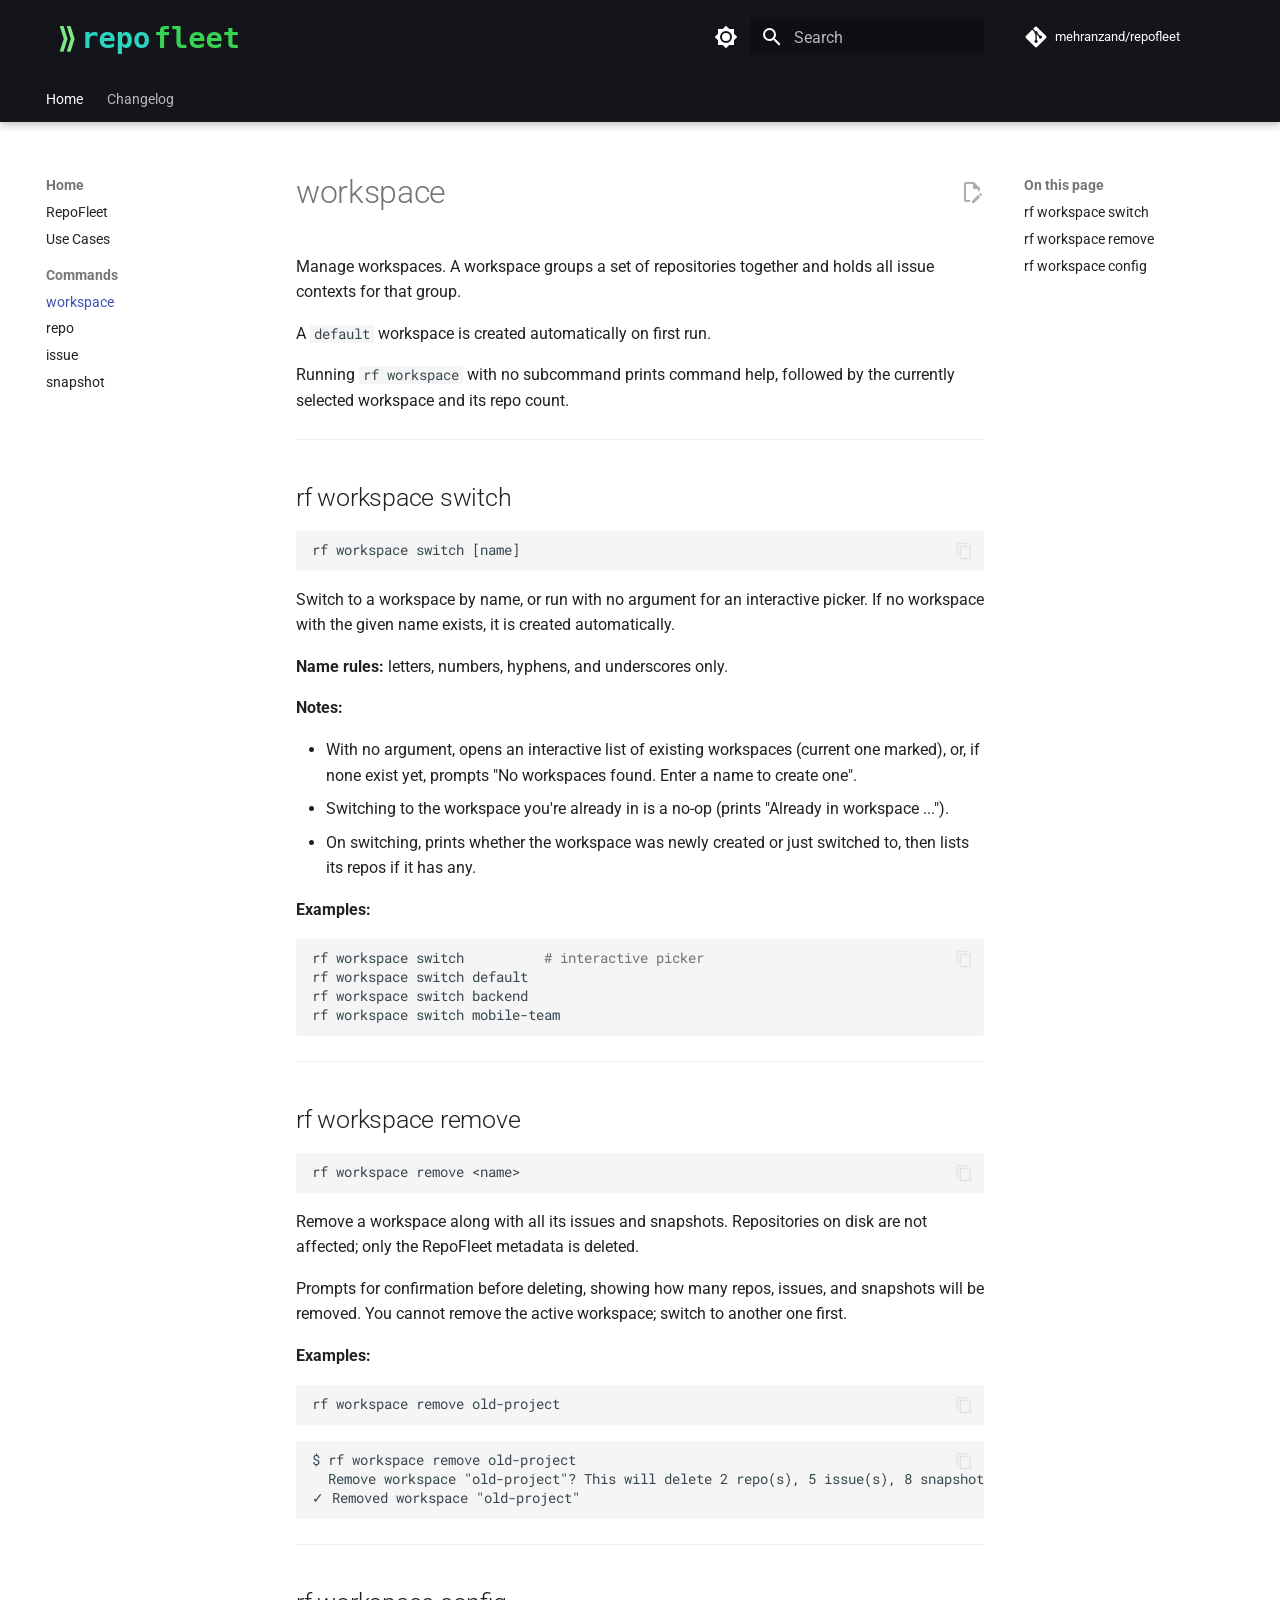
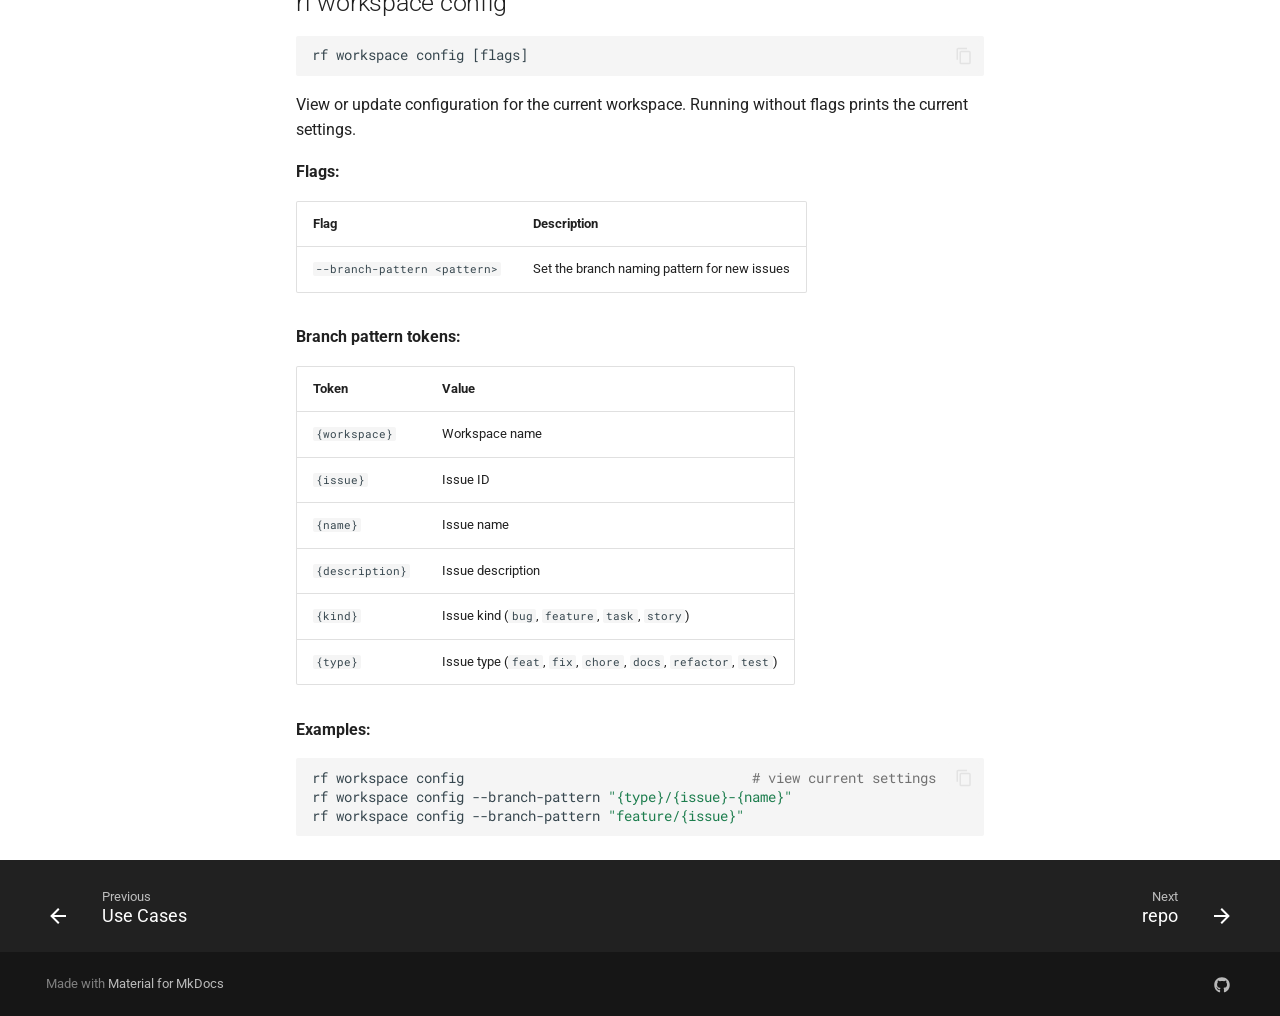
<file: workspace/index.html>
<!doctype html>
<html lang="en" class="no-js">
  <head>
    
      <meta charset="utf-8">
      <meta name="viewport" content="width=device-width,initial-scale=1">
      
        <meta name="description" content="Issue-centered CLI for organizing Git workflows. track branches, snapshot uncommitted work, and manage your codebase across one or more repositories">
      
      
      
        <link rel="canonical" href="https://mehranzand.github.io/repofleet/workspace/">
      
      
        <link rel="prev" href="../use-cases/">
      
      
        <link rel="next" href="../repo/">
      
      
        
      
      
      <link rel="icon" href="../assets/repofleet-logo.svg">
      <meta name="generator" content="mkdocs-1.6.1, mkdocs-material-9.7.7">
    
    
      
        <title>workspace - RepoFleet</title>
      
    
    
      <link rel="stylesheet" href="../assets/stylesheets/main.ec1eaa64.min.css">
      
        
        <link rel="stylesheet" href="../assets/stylesheets/palette.ab4e12ef.min.css">
      
      


    
    
      
    
    
      
        
        
        <link rel="preconnect" href="https://fonts.gstatic.com" crossorigin>
        <link rel="stylesheet" href="https://fonts.googleapis.com/css?family=Roboto:300,300i,400,400i,700,700i%7CRoboto+Mono:400,400i,700,700i&display=fallback">
        <style>:root{--md-text-font:"Roboto";--md-code-font:"Roboto Mono"}</style>
      
    
    
      <link rel="stylesheet" href="../stylesheets/extra.css">
    
    <script>__md_scope=new URL("..",location),__md_hash=e=>[...e].reduce(((e,_)=>(e<<5)-e+_.charCodeAt(0)),0),__md_get=(e,_=localStorage,t=__md_scope)=>JSON.parse(_.getItem(t.pathname+"."+e)),__md_set=(e,_,t=localStorage,a=__md_scope)=>{try{t.setItem(a.pathname+"."+e,JSON.stringify(_))}catch(e){}}</script>
    
      

    
    
  </head>
  
  
    
    
      
    
    
    
    
    <body dir="ltr" data-md-color-scheme="default" data-md-color-primary="black" data-md-color-accent="deep-orange">
  
    
    <input class="md-toggle" data-md-toggle="drawer" type="checkbox" id="__drawer" autocomplete="off">
    <input class="md-toggle" data-md-toggle="search" type="checkbox" id="__search" autocomplete="off">
    <label class="md-overlay" for="__drawer"></label>
    <div data-md-component="skip">
      
        
        <a href="#workspace" class="md-skip">
          Skip to content
        </a>
      
    </div>
    <div data-md-component="announce">
      
    </div>
    
    
      

  

<header class="md-header md-header--shadow md-header--lifted" data-md-component="header">
  <nav class="md-header__inner md-grid" aria-label="Header">
    <a href=".." title="RepoFleet" class="md-header__button md-logo" aria-label="RepoFleet" data-md-component="logo">
      
  <img src="../assets/repofleet-logo.svg" alt="logo">

    </a>
    <label class="md-header__button md-icon" for="__drawer">
      
      <svg xmlns="http://www.w3.org/2000/svg" viewBox="0 0 24 24"><path d="M3 6h18v2H3zm0 5h18v2H3zm0 5h18v2H3z"/></svg>
    </label>
    <div class="md-header__title" data-md-component="header-title">
      <div class="md-header__ellipsis">
        <div class="md-header__topic">
          <span class="md-ellipsis">
            RepoFleet
          </span>
        </div>
        <div class="md-header__topic" data-md-component="header-topic">
          <span class="md-ellipsis">
            
              workspace
            
          </span>
        </div>
      </div>
    </div>
    
      
        <form class="md-header__option" data-md-component="palette">
  
    
    
    
    <input class="md-option" data-md-color-media="(prefers-color-scheme: light)" data-md-color-scheme="default" data-md-color-primary="black" data-md-color-accent="deep-orange"  aria-label="Switch to dark mode"  type="radio" name="__palette" id="__palette_0">
    
      <label class="md-header__button md-icon" title="Switch to dark mode" for="__palette_1" hidden>
        <svg xmlns="http://www.w3.org/2000/svg" viewBox="0 0 24 24"><path d="M12 8a4 4 0 0 0-4 4 4 4 0 0 0 4 4 4 4 0 0 0 4-4 4 4 0 0 0-4-4m0 10a6 6 0 0 1-6-6 6 6 0 0 1 6-6 6 6 0 0 1 6 6 6 6 0 0 1-6 6m8-9.31V4h-4.69L12 .69 8.69 4H4v4.69L.69 12 4 15.31V20h4.69L12 23.31 15.31 20H20v-4.69L23.31 12z"/></svg>
      </label>
    
  
    
    
    
    <input class="md-option" data-md-color-media="(prefers-color-scheme: dark)" data-md-color-scheme="slate" data-md-color-primary="black" data-md-color-accent="deep-orange"  aria-label="Switch to light mode"  type="radio" name="__palette" id="__palette_1">
    
      <label class="md-header__button md-icon" title="Switch to light mode" for="__palette_0" hidden>
        <svg xmlns="http://www.w3.org/2000/svg" viewBox="0 0 24 24"><path d="M12 18c-.89 0-1.74-.2-2.5-.55C11.56 16.5 13 14.42 13 12s-1.44-4.5-3.5-5.45C10.26 6.2 11.11 6 12 6a6 6 0 0 1 6 6 6 6 0 0 1-6 6m8-9.31V4h-4.69L12 .69 8.69 4H4v4.69L.69 12 4 15.31V20h4.69L12 23.31 15.31 20H20v-4.69L23.31 12z"/></svg>
      </label>
    
  
</form>
      
    
    
      <script>var palette=__md_get("__palette");if(palette&&palette.color){if("(prefers-color-scheme)"===palette.color.media){var media=matchMedia("(prefers-color-scheme: light)"),input=document.querySelector(media.matches?"[data-md-color-media='(prefers-color-scheme: light)']":"[data-md-color-media='(prefers-color-scheme: dark)']");palette.color.media=input.getAttribute("data-md-color-media"),palette.color.scheme=input.getAttribute("data-md-color-scheme"),palette.color.primary=input.getAttribute("data-md-color-primary"),palette.color.accent=input.getAttribute("data-md-color-accent")}for(var[key,value]of Object.entries(palette.color))document.body.setAttribute("data-md-color-"+key,value)}</script>
    
    
    
      
      
        <label class="md-header__button md-icon" for="__search">
          
          <svg xmlns="http://www.w3.org/2000/svg" viewBox="0 0 24 24"><path d="M9.5 3A6.5 6.5 0 0 1 16 9.5c0 1.61-.59 3.09-1.56 4.23l.27.27h.79l5 5-1.5 1.5-5-5v-.79l-.27-.27A6.52 6.52 0 0 1 9.5 16 6.5 6.5 0 0 1 3 9.5 6.5 6.5 0 0 1 9.5 3m0 2C7 5 5 7 5 9.5S7 14 9.5 14 14 12 14 9.5 12 5 9.5 5"/></svg>
        </label>
        <div class="md-search" data-md-component="search" role="dialog">
  <label class="md-search__overlay" for="__search"></label>
  <div class="md-search__inner" role="search">
    <form class="md-search__form" name="search">
      <input type="text" class="md-search__input" name="query" aria-label="Search" placeholder="Search" autocapitalize="off" autocorrect="off" autocomplete="off" spellcheck="false" data-md-component="search-query" required>
      <label class="md-search__icon md-icon" for="__search">
        
        <svg xmlns="http://www.w3.org/2000/svg" viewBox="0 0 24 24"><path d="M9.5 3A6.5 6.5 0 0 1 16 9.5c0 1.61-.59 3.09-1.56 4.23l.27.27h.79l5 5-1.5 1.5-5-5v-.79l-.27-.27A6.52 6.52 0 0 1 9.5 16 6.5 6.5 0 0 1 3 9.5 6.5 6.5 0 0 1 9.5 3m0 2C7 5 5 7 5 9.5S7 14 9.5 14 14 12 14 9.5 12 5 9.5 5"/></svg>
        
        <svg xmlns="http://www.w3.org/2000/svg" viewBox="0 0 24 24"><path d="M20 11v2H8l5.5 5.5-1.42 1.42L4.16 12l7.92-7.92L13.5 5.5 8 11z"/></svg>
      </label>
      <nav class="md-search__options" aria-label="Search">
        
          <a href="javascript:void(0)" class="md-search__icon md-icon" title="Share" aria-label="Share" data-clipboard data-clipboard-text="" data-md-component="search-share" tabindex="-1">
            
            <svg xmlns="http://www.w3.org/2000/svg" viewBox="0 0 24 24"><path d="M18 16.08c-.76 0-1.44.3-1.96.77L8.91 12.7c.05-.23.09-.46.09-.7s-.04-.47-.09-.7l7.05-4.11c.54.5 1.25.81 2.04.81a3 3 0 0 0 3-3 3 3 0 0 0-3-3 3 3 0 0 0-3 3c0 .24.04.47.09.7L8.04 9.81C7.5 9.31 6.79 9 6 9a3 3 0 0 0-3 3 3 3 0 0 0 3 3c.79 0 1.5-.31 2.04-.81l7.12 4.15c-.05.21-.08.43-.08.66 0 1.61 1.31 2.91 2.92 2.91s2.92-1.3 2.92-2.91A2.92 2.92 0 0 0 18 16.08"/></svg>
          </a>
        
        <button type="reset" class="md-search__icon md-icon" title="Clear" aria-label="Clear" tabindex="-1">
          
          <svg xmlns="http://www.w3.org/2000/svg" viewBox="0 0 24 24"><path d="M19 6.41 17.59 5 12 10.59 6.41 5 5 6.41 10.59 12 5 17.59 6.41 19 12 13.41 17.59 19 19 17.59 13.41 12z"/></svg>
        </button>
      </nav>
      
        <div class="md-search__suggest" data-md-component="search-suggest"></div>
      
    </form>
    <div class="md-search__output">
      <div class="md-search__scrollwrap" tabindex="0" data-md-scrollfix>
        <div class="md-search-result" data-md-component="search-result">
          <div class="md-search-result__meta">
            Initializing search
          </div>
          <ol class="md-search-result__list" role="presentation"></ol>
        </div>
      </div>
    </div>
  </div>
</div>
      
    
    
      <div class="md-header__source">
        <a href="https://github.com/mehranzand/repofleet" title="Go to repository" class="md-source" data-md-component="source">
  <div class="md-source__icon md-icon">
    
    <svg xmlns="http://www.w3.org/2000/svg" viewBox="0 0 448 512"><!--! Font Awesome Free 7.1.0 by @fontawesome - https://fontawesome.com License - https://fontawesome.com/license/free (Icons: CC BY 4.0, Fonts: SIL OFL 1.1, Code: MIT License) Copyright 2025 Fonticons, Inc.--><path d="M439.6 236.1 244 40.5c-5.4-5.5-12.8-8.5-20.4-8.5s-15 3-20.4 8.4L162.5 81l51.5 51.5c27.1-9.1 52.7 16.8 43.4 43.7l49.7 49.7c34.2-11.8 61.2 31 35.5 56.7-26.5 26.5-70.2-2.9-56-37.3L240.3 199v121.9c25.3 12.5 22.3 41.8 9.1 55-6.4 6.4-15.2 10.1-24.3 10.1s-17.8-3.6-24.3-10.1c-17.6-17.6-11.1-46.9 11.2-56v-123c-20.8-8.5-24.6-30.7-18.6-45L142.6 101 8.5 235.1C3 240.6 0 247.9 0 255.5s3 15 8.5 20.4l195.6 195.7c5.4 5.4 12.7 8.4 20.4 8.4s15-3 20.4-8.4l194.7-194.7c5.4-5.4 8.4-12.8 8.4-20.4s-3-15-8.4-20.4"/></svg>
  </div>
  <div class="md-source__repository">
    mehranzand/repofleet
  </div>
</a>
      </div>
    
  </nav>
  
    
      
<nav class="md-tabs" aria-label="Tabs" data-md-component="tabs">
  <div class="md-grid">
    <ul class="md-tabs__list">
      
        
  
  
  
    
  
  
    
    
      <li class="md-tabs__item md-tabs__item--active">
        <a href=".." class="md-tabs__link">
          
  
  
  Home

        </a>
      </li>
    
  

      
        
  
  
  
  
    <li class="md-tabs__item">
      <a href="../changelog/" class="md-tabs__link">
        
  
  
    
  
  Changelog

      </a>
    </li>
  

      
    </ul>
  </div>
</nav>
    
  
</header>
    
    <div class="md-container" data-md-component="container">
      
      
        
      
      <main class="md-main" data-md-component="main">
        <div class="md-main__inner md-grid">
          
            
              
              <div class="md-sidebar md-sidebar--primary" data-md-component="sidebar" data-md-type="navigation" >
                <div class="md-sidebar__scrollwrap">
                  <div class="md-sidebar__inner">
                    


  


<nav class="md-nav md-nav--primary md-nav--lifted" aria-label="Navigation" data-md-level="0">
  <label class="md-nav__title" for="__drawer">
    <a href=".." title="RepoFleet" class="md-nav__button md-logo" aria-label="RepoFleet" data-md-component="logo">
      
  <img src="../assets/repofleet-logo.svg" alt="logo">

    </a>
    RepoFleet
  </label>
  
    <div class="md-nav__source">
      <a href="https://github.com/mehranzand/repofleet" title="Go to repository" class="md-source" data-md-component="source">
  <div class="md-source__icon md-icon">
    
    <svg xmlns="http://www.w3.org/2000/svg" viewBox="0 0 448 512"><!--! Font Awesome Free 7.1.0 by @fontawesome - https://fontawesome.com License - https://fontawesome.com/license/free (Icons: CC BY 4.0, Fonts: SIL OFL 1.1, Code: MIT License) Copyright 2025 Fonticons, Inc.--><path d="M439.6 236.1 244 40.5c-5.4-5.5-12.8-8.5-20.4-8.5s-15 3-20.4 8.4L162.5 81l51.5 51.5c27.1-9.1 52.7 16.8 43.4 43.7l49.7 49.7c34.2-11.8 61.2 31 35.5 56.7-26.5 26.5-70.2-2.9-56-37.3L240.3 199v121.9c25.3 12.5 22.3 41.8 9.1 55-6.4 6.4-15.2 10.1-24.3 10.1s-17.8-3.6-24.3-10.1c-17.6-17.6-11.1-46.9 11.2-56v-123c-20.8-8.5-24.6-30.7-18.6-45L142.6 101 8.5 235.1C3 240.6 0 247.9 0 255.5s3 15 8.5 20.4l195.6 195.7c5.4 5.4 12.7 8.4 20.4 8.4s15-3 20.4-8.4l194.7-194.7c5.4-5.4 8.4-12.8 8.4-20.4s-3-15-8.4-20.4"/></svg>
  </div>
  <div class="md-source__repository">
    mehranzand/repofleet
  </div>
</a>
    </div>
  
  <ul class="md-nav__list" data-md-scrollfix>
    
      
      
  
  
    
  
  
  
    
    
    
    
      
        
        
      
      
        
      
    
    
    <li class="md-nav__item md-nav__item--active md-nav__item--section md-nav__item--nested">
      
        
        
        <input class="md-nav__toggle md-toggle " type="checkbox" id="__nav_1" checked>
        
          
          <label class="md-nav__link" for="__nav_1" id="__nav_1_label" tabindex="">
            
  
  
  <span class="md-ellipsis">
    
  
    Home
  

    
  </span>
  
  

            <span class="md-nav__icon md-icon"></span>
          </label>
        
        <nav class="md-nav" data-md-level="1" aria-labelledby="__nav_1_label" aria-expanded="true">
          <label class="md-nav__title" for="__nav_1">
            <span class="md-nav__icon md-icon"></span>
            
  
    Home
  

          </label>
          <ul class="md-nav__list" data-md-scrollfix>
            
              
                
  
  
  
  
    <li class="md-nav__item">
      <a href=".." class="md-nav__link">
        
  
  
  <span class="md-ellipsis">
    
  
    RepoFleet
  

    
  </span>
  
  

      </a>
    </li>
  

              
            
              
                
  
  
  
  
    <li class="md-nav__item">
      <a href="../use-cases/" class="md-nav__link">
        
  
  
  <span class="md-ellipsis">
    
  
    Use Cases
  

    
  </span>
  
  

      </a>
    </li>
  

              
            
              
                
  
  
    
  
  
  
    
    
    
    
      
      
        
          
          
        
      
    
    
    <li class="md-nav__item md-nav__item--active md-nav__item--section md-nav__item--nested">
      
        
        
        <input class="md-nav__toggle md-toggle " type="checkbox" id="__nav_1_3" checked>
        
          
          <label class="md-nav__link" for="__nav_1_3" id="__nav_1_3_label" tabindex="">
            
  
  
  <span class="md-ellipsis">
    
  
    Commands
  

    
  </span>
  
  

            <span class="md-nav__icon md-icon"></span>
          </label>
        
        <nav class="md-nav" data-md-level="2" aria-labelledby="__nav_1_3_label" aria-expanded="true">
          <label class="md-nav__title" for="__nav_1_3">
            <span class="md-nav__icon md-icon"></span>
            
  
    Commands
  

          </label>
          <ul class="md-nav__list" data-md-scrollfix>
            
              
                
  
  
    
  
  
  
    <li class="md-nav__item md-nav__item--active">
      
      <input class="md-nav__toggle md-toggle" type="checkbox" id="__toc">
      
      
        
      
      
        <label class="md-nav__link md-nav__link--active" for="__toc">
          
  
  
  <span class="md-ellipsis">
    
  
    workspace
  

    
  </span>
  
  

          <span class="md-nav__icon md-icon"></span>
        </label>
      
      <a href="./" class="md-nav__link md-nav__link--active">
        
  
  
  <span class="md-ellipsis">
    
  
    workspace
  

    
  </span>
  
  

      </a>
      
        

  

<nav class="md-nav md-nav--secondary" aria-label="On this page">
  
  
  
    
  
  
    <label class="md-nav__title" for="__toc">
      <span class="md-nav__icon md-icon"></span>
      On this page
    </label>
    <ul class="md-nav__list" data-md-component="toc" data-md-scrollfix>
      
        <li class="md-nav__item">
  <a href="#rf-workspace-switch" class="md-nav__link">
    <span class="md-ellipsis">
      
        rf workspace switch
      
    </span>
  </a>
  
</li>
      
        <li class="md-nav__item">
  <a href="#rf-workspace-remove" class="md-nav__link">
    <span class="md-ellipsis">
      
        rf workspace remove
      
    </span>
  </a>
  
</li>
      
        <li class="md-nav__item">
  <a href="#rf-workspace-config" class="md-nav__link">
    <span class="md-ellipsis">
      
        rf workspace config
      
    </span>
  </a>
  
</li>
      
    </ul>
  
</nav>
      
    </li>
  

              
            
              
                
  
  
  
  
    <li class="md-nav__item">
      <a href="../repo/" class="md-nav__link">
        
  
  
  <span class="md-ellipsis">
    
  
    repo
  

    
  </span>
  
  

      </a>
    </li>
  

              
            
              
                
  
  
  
  
    <li class="md-nav__item">
      <a href="../issue/" class="md-nav__link">
        
  
  
  <span class="md-ellipsis">
    
  
    issue
  

    
  </span>
  
  

      </a>
    </li>
  

              
            
              
                
  
  
  
  
    <li class="md-nav__item">
      <a href="../snapshot/" class="md-nav__link">
        
  
  
  <span class="md-ellipsis">
    
  
    snapshot
  

    
  </span>
  
  

      </a>
    </li>
  

              
            
          </ul>
        </nav>
      
    </li>
  

              
            
          </ul>
        </nav>
      
    </li>
  

    
      
      
  
  
  
  
    <li class="md-nav__item">
      <a href="../changelog/" class="md-nav__link">
        
  
  
  <span class="md-ellipsis">
    
  
    Changelog
  

    
  </span>
  
  

      </a>
    </li>
  

    
  </ul>
</nav>
                  </div>
                </div>
              </div>
            
            
              
              <div class="md-sidebar md-sidebar--secondary" data-md-component="sidebar" data-md-type="toc" >
                <div class="md-sidebar__scrollwrap">
                  <div class="md-sidebar__inner">
                    

  

<nav class="md-nav md-nav--secondary" aria-label="On this page">
  
  
  
    
  
  
    <label class="md-nav__title" for="__toc">
      <span class="md-nav__icon md-icon"></span>
      On this page
    </label>
    <ul class="md-nav__list" data-md-component="toc" data-md-scrollfix>
      
        <li class="md-nav__item">
  <a href="#rf-workspace-switch" class="md-nav__link">
    <span class="md-ellipsis">
      
        rf workspace switch
      
    </span>
  </a>
  
</li>
      
        <li class="md-nav__item">
  <a href="#rf-workspace-remove" class="md-nav__link">
    <span class="md-ellipsis">
      
        rf workspace remove
      
    </span>
  </a>
  
</li>
      
        <li class="md-nav__item">
  <a href="#rf-workspace-config" class="md-nav__link">
    <span class="md-ellipsis">
      
        rf workspace config
      
    </span>
  </a>
  
</li>
      
    </ul>
  
</nav>
                  </div>
                </div>
              </div>
            
          
          
            <div class="md-content" data-md-component="content">
              
              <article class="md-content__inner md-typeset">
                
                  


  
    <a href="https://github.com/mehranzand/repofleet/edit/main/docs/workspace.md" title="Edit this page" class="md-content__button md-icon" rel="edit">
      
      <svg xmlns="http://www.w3.org/2000/svg" viewBox="0 0 24 24"><path d="M10 20H6V4h7v5h5v3.1l2-2V8l-6-6H6c-1.1 0-2 .9-2 2v16c0 1.1.9 2 2 2h4zm10.2-7c.1 0 .3.1.4.2l1.3 1.3c.2.2.2.6 0 .8l-1 1-2.1-2.1 1-1c.1-.1.2-.2.4-.2m0 3.9L14.1 23H12v-2.1l6.1-6.1z"/></svg>
    </a>
  
  


<h1 id="workspace">workspace<a class="headerlink" href="#workspace" title="Permanent link">&para;</a></h1>
<p>Manage workspaces. A workspace groups a set of repositories together and holds all issue contexts for that group.</p>
<p>A <code>default</code> workspace is created automatically on first run.</p>
<p>Running <code>rf workspace</code> with no subcommand prints command help, followed by the currently selected workspace and its repo count.</p>
<hr />
<h2 id="rf-workspace-switch">rf workspace switch<a class="headerlink" href="#rf-workspace-switch" title="Permanent link">&para;</a></h2>
<div class="language-text highlight"><pre><span></span><code><span id="__span-0-1"><a id="__codelineno-0-1" name="__codelineno-0-1" href="#__codelineno-0-1"></a>rf workspace switch [name]
</span></code></pre></div>
<p>Switch to a workspace by name, or run with no argument for an interactive picker. If no workspace with the given name exists, it is created automatically.</p>
<p><strong>Name rules:</strong> letters, numbers, hyphens, and underscores only.</p>
<p><strong>Notes:</strong></p>
<ul>
<li>With no argument, opens an interactive list of existing workspaces (current one marked), or, if none exist yet, prompts "No workspaces found. Enter a name to create one".</li>
<li>Switching to the workspace you're already in is a no-op (prints "Already in workspace ...").</li>
<li>On switching, prints whether the workspace was newly created or just switched to, then lists its repos if it has any.</li>
</ul>
<p><strong>Examples:</strong></p>
<div class="language-bash highlight"><pre><span></span><code><span id="__span-1-1"><a id="__codelineno-1-1" name="__codelineno-1-1" href="#__codelineno-1-1"></a>rf<span class="w"> </span>workspace<span class="w"> </span>switch<span class="w">          </span><span class="c1"># interactive picker</span>
</span><span id="__span-1-2"><a id="__codelineno-1-2" name="__codelineno-1-2" href="#__codelineno-1-2"></a>rf<span class="w"> </span>workspace<span class="w"> </span>switch<span class="w"> </span>default
</span><span id="__span-1-3"><a id="__codelineno-1-3" name="__codelineno-1-3" href="#__codelineno-1-3"></a>rf<span class="w"> </span>workspace<span class="w"> </span>switch<span class="w"> </span>backend
</span><span id="__span-1-4"><a id="__codelineno-1-4" name="__codelineno-1-4" href="#__codelineno-1-4"></a>rf<span class="w"> </span>workspace<span class="w"> </span>switch<span class="w"> </span>mobile-team
</span></code></pre></div>
<hr />
<h2 id="rf-workspace-remove">rf workspace remove<a class="headerlink" href="#rf-workspace-remove" title="Permanent link">&para;</a></h2>
<div class="language-text highlight"><pre><span></span><code><span id="__span-2-1"><a id="__codelineno-2-1" name="__codelineno-2-1" href="#__codelineno-2-1"></a>rf workspace remove &lt;name&gt;
</span></code></pre></div>
<p>Remove a workspace along with all its issues and snapshots. Repositories on disk are not affected; only the RepoFleet metadata is deleted.</p>
<p>Prompts for confirmation before deleting, showing how many repos, issues, and snapshots will be removed. You cannot remove the active workspace; switch to another one first.</p>
<p><strong>Examples:</strong></p>
<div class="language-bash highlight"><pre><span></span><code><span id="__span-3-1"><a id="__codelineno-3-1" name="__codelineno-3-1" href="#__codelineno-3-1"></a>rf<span class="w"> </span>workspace<span class="w"> </span>remove<span class="w"> </span>old-project
</span></code></pre></div>
<div class="language-text highlight"><pre><span></span><code><span id="__span-4-1"><a id="__codelineno-4-1" name="__codelineno-4-1" href="#__codelineno-4-1"></a>$ rf workspace remove old-project
</span><span id="__span-4-2"><a id="__codelineno-4-2" name="__codelineno-4-2" href="#__codelineno-4-2"></a>  Remove workspace "old-project"? This will delete 2 repo(s), 5 issue(s), 8 snapshot(s). [y/N] y
</span><span id="__span-4-3"><a id="__codelineno-4-3" name="__codelineno-4-3" href="#__codelineno-4-3"></a>✓ Removed workspace "old-project"
</span></code></pre></div>
<hr />
<h2 id="rf-workspace-config">rf workspace config<a class="headerlink" href="#rf-workspace-config" title="Permanent link">&para;</a></h2>
<div class="language-text highlight"><pre><span></span><code><span id="__span-5-1"><a id="__codelineno-5-1" name="__codelineno-5-1" href="#__codelineno-5-1"></a>rf workspace config [flags]
</span></code></pre></div>
<p>View or update configuration for the current workspace. Running without flags prints the current settings.</p>
<p><strong>Flags:</strong></p>
<table>
<thead>
<tr>
<th>Flag</th>
<th>Description</th>
</tr>
</thead>
<tbody>
<tr>
<td><code>--branch-pattern &lt;pattern&gt;</code></td>
<td>Set the branch naming pattern for new issues</td>
</tr>
</tbody>
</table>
<p><strong>Branch pattern tokens:</strong></p>
<table>
<thead>
<tr>
<th>Token</th>
<th>Value</th>
</tr>
</thead>
<tbody>
<tr>
<td><code>{workspace}</code></td>
<td>Workspace name</td>
</tr>
<tr>
<td><code>{issue}</code></td>
<td>Issue ID</td>
</tr>
<tr>
<td><code>{name}</code></td>
<td>Issue name</td>
</tr>
<tr>
<td><code>{description}</code></td>
<td>Issue description</td>
</tr>
<tr>
<td><code>{kind}</code></td>
<td>Issue kind (<code>bug</code>, <code>feature</code>, <code>task</code>, <code>story</code>)</td>
</tr>
<tr>
<td><code>{type}</code></td>
<td>Issue type (<code>feat</code>, <code>fix</code>, <code>chore</code>, <code>docs</code>, <code>refactor</code>, <code>test</code>)</td>
</tr>
</tbody>
</table>
<p><strong>Examples:</strong></p>
<div class="language-bash highlight"><pre><span></span><code><span id="__span-6-1"><a id="__codelineno-6-1" name="__codelineno-6-1" href="#__codelineno-6-1"></a>rf<span class="w"> </span>workspace<span class="w"> </span>config<span class="w">                                    </span><span class="c1"># view current settings</span>
</span><span id="__span-6-2"><a id="__codelineno-6-2" name="__codelineno-6-2" href="#__codelineno-6-2"></a>rf<span class="w"> </span>workspace<span class="w"> </span>config<span class="w"> </span>--branch-pattern<span class="w"> </span><span class="s2">"{type}/{issue}-{name}"</span>
</span><span id="__span-6-3"><a id="__codelineno-6-3" name="__codelineno-6-3" href="#__codelineno-6-3"></a>rf<span class="w"> </span>workspace<span class="w"> </span>config<span class="w"> </span>--branch-pattern<span class="w"> </span><span class="s2">"feature/{issue}"</span>
</span></code></pre></div>












                
              </article>
            </div>
          
          
<script>var target=document.getElementById(location.hash.slice(1));target&&target.name&&(target.checked=target.name.startsWith("__tabbed_"))</script>
        </div>
        
          <button type="button" class="md-top md-icon" data-md-component="top" hidden>
  
  <svg xmlns="http://www.w3.org/2000/svg" viewBox="0 0 24 24"><path d="M13 20h-2V8l-5.5 5.5-1.42-1.42L12 4.16l7.92 7.92-1.42 1.42L13 8z"/></svg>
  Back to top
</button>
        
      </main>
      
        <footer class="md-footer">
  
    
      
      <nav class="md-footer__inner md-grid" aria-label="Footer" >
        
          
          <a href="../use-cases/" class="md-footer__link md-footer__link--prev" aria-label="Previous: Use Cases">
            <div class="md-footer__button md-icon">
              
              <svg xmlns="http://www.w3.org/2000/svg" viewBox="0 0 24 24"><path d="M20 11v2H8l5.5 5.5-1.42 1.42L4.16 12l7.92-7.92L13.5 5.5 8 11z"/></svg>
            </div>
            <div class="md-footer__title">
              <span class="md-footer__direction">
                Previous
              </span>
              <div class="md-ellipsis">
                Use Cases
              </div>
            </div>
          </a>
        
        
          
          <a href="../repo/" class="md-footer__link md-footer__link--next" aria-label="Next: repo">
            <div class="md-footer__title">
              <span class="md-footer__direction">
                Next
              </span>
              <div class="md-ellipsis">
                repo
              </div>
            </div>
            <div class="md-footer__button md-icon">
              
              <svg xmlns="http://www.w3.org/2000/svg" viewBox="0 0 24 24"><path d="M4 11v2h12l-5.5 5.5 1.42 1.42L19.84 12l-7.92-7.92L10.5 5.5 16 11z"/></svg>
            </div>
          </a>
        
      </nav>
    
  
  <div class="md-footer-meta md-typeset">
    <div class="md-footer-meta__inner md-grid">
      <div class="md-copyright">
  
  
    Made with
    <a href="https://squidfunk.github.io/mkdocs-material/" target="_blank" rel="noopener">
      Material for MkDocs
    </a>
  
</div>
      
        
<div class="md-social">
  
    
    
    
    
    <a href="https://github.com/mehranzand/repofleet" target="_blank" rel="noopener" title="RepoFleet on GitHub" class="md-social__link">
      <svg xmlns="http://www.w3.org/2000/svg" viewBox="0 0 512 512"><!--! Font Awesome Free 7.1.0 by @fontawesome - https://fontawesome.com License - https://fontawesome.com/license/free (Icons: CC BY 4.0, Fonts: SIL OFL 1.1, Code: MIT License) Copyright 2025 Fonticons, Inc.--><path d="M173.9 397.4c0 2-2.3 3.6-5.2 3.6-3.3.3-5.6-1.3-5.6-3.6 0-2 2.3-3.6 5.2-3.6 3-.3 5.6 1.3 5.6 3.6m-31.1-4.5c-.7 2 1.3 4.3 4.3 4.9 2.6 1 5.6 0 6.2-2s-1.3-4.3-4.3-5.2c-2.6-.7-5.5.3-6.2 2.3m44.2-1.7c-2.9.7-4.9 2.6-4.6 4.9.3 2 2.9 3.3 5.9 2.6 2.9-.7 4.9-2.6 4.6-4.6-.3-1.9-3-3.2-5.9-2.9M252.8 8C114.1 8 8 113.3 8 252c0 110.9 69.8 205.8 169.5 239.2 12.8 2.3 17.3-5.6 17.3-12.1 0-6.2-.3-40.4-.3-61.4 0 0-70 15-84.7-29.8 0 0-11.4-29.1-27.8-36.6 0 0-22.9-15.7 1.6-15.4 0 0 24.9 2 38.6 25.8 21.9 38.6 58.6 27.5 72.9 20.9 2.3-16 8.8-27.1 16-33.7-55.9-6.2-112.3-14.3-112.3-110.5 0-27.5 7.6-41.3 23.6-58.9-2.6-6.5-11.1-33.3 2.6-67.9 20.9-6.5 69 27 69 27 20-5.6 41.5-8.5 62.8-8.5s42.8 2.9 62.8 8.5c0 0 48.1-33.6 69-27 13.7 34.7 5.2 61.4 2.6 67.9 16 17.7 25.8 31.5 25.8 58.9 0 96.5-58.9 104.2-114.8 110.5 9.2 7.9 17 22.9 17 46.4 0 33.7-.3 75.4-.3 83.6 0 6.5 4.6 14.4 17.3 12.1C436.2 457.8 504 362.9 504 252 504 113.3 391.5 8 252.8 8M105.2 352.9c-1.3 1-1 3.3.7 5.2 1.6 1.6 3.9 2.3 5.2 1 1.3-1 1-3.3-.7-5.2-1.6-1.6-3.9-2.3-5.2-1m-10.8-8.1c-.7 1.3.3 2.9 2.3 3.9 1.6 1 3.6.7 4.3-.7.7-1.3-.3-2.9-2.3-3.9-2-.6-3.6-.3-4.3.7m32.4 35.6c-1.6 1.3-1 4.3 1.3 6.2 2.3 2.3 5.2 2.6 6.5 1 1.3-1.3.7-4.3-1.3-6.2-2.2-2.3-5.2-2.6-6.5-1m-11.4-14.7c-1.6 1-1.6 3.6 0 5.9s4.3 3.3 5.6 2.3c1.6-1.3 1.6-3.9 0-6.2-1.4-2.3-4-3.3-5.6-2"/></svg>
    </a>
  
</div>
      
    </div>
  </div>
</footer>
      
    </div>
    <div class="md-dialog" data-md-component="dialog">
      <div class="md-dialog__inner md-typeset"></div>
    </div>
    
      <div class="md-progress" data-md-component="progress" role="progressbar"></div>
    
    
    
      
      
      <script id="__config" type="application/json">{"annotate": null, "base": "..", "features": ["navigation.tabs", "navigation.tabs.sticky", "navigation.sections", "navigation.top", "navigation.footer", "navigation.instant", "navigation.instant.progress", "search.highlight", "search.suggest", "search.share", "content.code.copy", "content.code.annotate", "content.action.edit", "toc.follow", "header.autohide"], "search": "../assets/javascripts/workers/search.2c215733.min.js", "tags": null, "translations": {"clipboard.copied": "Copied to clipboard", "clipboard.copy": "Copy to clipboard", "search.result.more.one": "1 more on this page", "search.result.more.other": "# more on this page", "search.result.none": "No matching documents", "search.result.one": "1 matching document", "search.result.other": "# matching documents", "search.result.placeholder": "Type to start searching", "search.result.term.missing": "Missing", "select.version": "Select version"}, "version": null}</script>
    
    
      <script src="../assets/javascripts/bundle.d7400e89.min.js"></script>
      
    
  </body>
</html>
</file>
<file: stylesheets/extra.css>
.md-header__button.md-logo img {
  height: 2.5rem;
}

.md-header__topic {
  color: transparent;
}
</file>
<file: assets/stylesheets/main.ec1eaa64.min.css>
@charset "UTF-8";html{-webkit-text-size-adjust:none;-moz-text-size-adjust:none;text-size-adjust:none;box-sizing:border-box}*,:after,:before{box-sizing:inherit}@media (prefers-reduced-motion){*,:after,:before{transition:none!important}}body{margin:0}a,button,input,label{-webkit-tap-highlight-color:transparent}a{color:inherit;text-decoration:none}hr{border:0;box-sizing:initial;display:block;height:.05rem;overflow:visible;padding:0}small{font-size:80%}sub,sup{line-height:1em}img{border-style:none}table{border-collapse:initial;border-spacing:0}td,th{font-weight:400;vertical-align:top}button{background:#0000;border:0;font-family:inherit;font-size:inherit;margin:0;padding:0}input{border:0;outline:none}:root{--md-primary-fg-color:#4051b5;--md-primary-fg-color--light:#5d6cc0;--md-primary-fg-color--dark:#303fa1;--md-primary-bg-color:#fff;--md-primary-bg-color--light:#ffffffb3;--md-accent-fg-color:#526cfe;--md-accent-fg-color--transparent:#526cfe1a;--md-accent-bg-color:#fff;--md-accent-bg-color--light:#ffffffb3}[data-md-color-scheme=default]{color-scheme:light}[data-md-color-scheme=default] img[src$="#gh-dark-mode-only"],[data-md-color-scheme=default] img[src$="#only-dark"]{display:none}:root,[data-md-color-scheme=default]{--md-hue:225deg;--md-default-fg-color:#000000de;--md-default-fg-color--light:#0000008a;--md-default-fg-color--lighter:#00000052;--md-default-fg-color--lightest:#00000012;--md-default-bg-color:#fff;--md-default-bg-color--light:#ffffffb3;--md-default-bg-color--lighter:#ffffff4d;--md-default-bg-color--lightest:#ffffff1f;--md-code-fg-color:#36464e;--md-code-bg-color:#f5f5f5;--md-code-bg-color--light:#f5f5f5b3;--md-code-bg-color--lighter:#f5f5f54d;--md-code-hl-color:#4287ff;--md-code-hl-color--light:#4287ff1a;--md-code-hl-number-color:#d52a2a;--md-code-hl-special-color:#db1457;--md-code-hl-function-color:#a846b9;--md-code-hl-constant-color:#6e59d9;--md-code-hl-keyword-color:#3f6ec6;--md-code-hl-string-color:#1c7d4d;--md-code-hl-name-color:var(--md-code-fg-color);--md-code-hl-operator-color:var(--md-default-fg-color--light);--md-code-hl-punctuation-color:var(--md-default-fg-color--light);--md-code-hl-comment-color:var(--md-default-fg-color--light);--md-code-hl-generic-color:var(--md-default-fg-color--light);--md-code-hl-variable-color:var(--md-default-fg-color--light);--md-typeset-color:var(--md-default-fg-color);--md-typeset-a-color:var(--md-primary-fg-color);--md-typeset-del-color:#f5503d26;--md-typeset-ins-color:#0bd57026;--md-typeset-kbd-color:#fafafa;--md-typeset-kbd-accent-color:#fff;--md-typeset-kbd-border-color:#b8b8b8;--md-typeset-mark-color:#ffff0080;--md-typeset-table-color:#0000001f;--md-typeset-table-color--light:rgba(0,0,0,.035);--md-admonition-fg-color:var(--md-default-fg-color);--md-admonition-bg-color:var(--md-default-bg-color);--md-warning-fg-color:#000000de;--md-warning-bg-color:#ff9;--md-footer-fg-color:#fff;--md-footer-fg-color--light:#ffffffb3;--md-footer-fg-color--lighter:#ffffff73;--md-footer-bg-color:#000000de;--md-footer-bg-color--dark:#00000052;--md-shadow-z1:0 0.2rem 0.5rem #0000000d,0 0 0.05rem #0000001a;--md-shadow-z2:0 0.2rem 0.5rem #0000001a,0 0 0.05rem #00000040;--md-shadow-z3:0 0.2rem 0.5rem #0003,0 0 0.05rem #00000059}.md-icon svg{fill:currentcolor;display:block;height:1.2rem;width:1.2rem}body{-webkit-font-smoothing:antialiased;-moz-osx-font-smoothing:grayscale;--md-text-font-family:var(--md-text-font,_),-apple-system,BlinkMacSystemFont,Helvetica,Arial,sans-serif;--md-code-font-family:var(--md-code-font,_),SFMono-Regular,Consolas,Menlo,monospace}aside,body,input{font-feature-settings:"kern","liga";color:var(--md-typeset-color);font-family:var(--md-text-font-family)}code,kbd,pre{font-feature-settings:"kern";font-family:var(--md-code-font-family)}:root{--md-typeset-table-sort-icon:url('data:image/svg+xml;charset=utf-8,<svg xmlns="http://www.w3.org/2000/svg" viewBox="0 0 24 24"><path d="m18 21-4-4h3V7h-3l4-4 4 4h-3v10h3M2 19v-2h10v2M2 13v-2h7v2M2 7V5h4v2z"/></svg>');--md-typeset-table-sort-icon--asc:url('data:image/svg+xml;charset=utf-8,<svg xmlns="http://www.w3.org/2000/svg" viewBox="0 0 24 24"><path d="M19 17h3l-4 4-4-4h3V3h2M2 17h10v2H2M6 5v2H2V5m0 6h7v2H2z"/></svg>');--md-typeset-table-sort-icon--desc:url('data:image/svg+xml;charset=utf-8,<svg xmlns="http://www.w3.org/2000/svg" viewBox="0 0 24 24"><path d="M19 7h3l-4-4-4 4h3v14h2M2 17h10v2H2M6 5v2H2V5m0 6h7v2H2z"/></svg>')}.md-typeset{-webkit-print-color-adjust:exact;color-adjust:exact;font-size:.8rem;line-height:1.6;overflow-wrap:break-word}@media print{.md-typeset{font-size:.68rem}}.md-typeset blockquote,.md-typeset dl,.md-typeset figure,.md-typeset ol,.md-typeset pre,.md-typeset ul{margin-bottom:1em;margin-top:1em}.md-typeset h1{color:var(--md-default-fg-color--light);font-size:2em;line-height:1.3;margin:0 0 1.25em}.md-typeset h1,.md-typeset h2{font-weight:300;letter-spacing:-.01em}.md-typeset h2{font-size:1.5625em;line-height:1.4;margin:1.6em 0 .64em}.md-typeset h3{font-size:1.25em;font-weight:400;letter-spacing:-.01em;line-height:1.5;margin:1.6em 0 .8em}.md-typeset h2+h3{margin-top:.8em}.md-typeset h4{font-weight:700;letter-spacing:-.01em;margin:1em 0}.md-typeset h5,.md-typeset h6{color:var(--md-default-fg-color--light);font-size:.8em;font-weight:700;letter-spacing:-.01em;margin:1.25em 0}.md-typeset h5{text-transform:uppercase}.md-typeset h5 code{text-transform:none}.md-typeset hr{border-bottom:.05rem solid var(--md-default-fg-color--lightest);display:flow-root;margin:1.5em 0}.md-typeset a{color:var(--md-typeset-a-color);word-break:break-word}.md-typeset a,.md-typeset a:before{transition:color 125ms}.md-typeset a:focus,.md-typeset a:hover{color:var(--md-accent-fg-color)}.md-typeset a:focus code,.md-typeset a:hover code{background-color:var(--md-accent-fg-color--transparent);color:var(--md-accent-fg-color)}.md-typeset a code{color:var(--md-typeset-a-color)}.md-typeset a.focus-visible{outline-color:var(--md-accent-fg-color);outline-offset:.2rem}.md-typeset code,.md-typeset kbd,.md-typeset pre{color:var(--md-code-fg-color);direction:ltr;font-variant-ligatures:none;transition:background-color 125ms}@media print{.md-typeset code,.md-typeset kbd,.md-typeset pre{white-space:pre-wrap}}.md-typeset code{background-color:var(--md-code-bg-color);border-radius:.1rem;-webkit-box-decoration-break:clone;box-decoration-break:clone;font-size:.85em;padding:0 .2941176471em;transition:color 125ms,background-color 125ms;word-break:break-word}.md-typeset code:not(.focus-visible){-webkit-tap-highlight-color:transparent;outline:none}.md-typeset pre{display:flow-root;line-height:1.4;position:relative}.md-typeset pre>code{-webkit-box-decoration-break:slice;box-decoration-break:slice;box-shadow:none;display:block;margin:0;outline-color:var(--md-accent-fg-color);overflow:auto;padding:.7720588235em 1.1764705882em;scrollbar-color:var(--md-default-fg-color--lighter) #0000;scrollbar-width:thin;touch-action:auto;word-break:normal}.md-typeset pre>code:hover{scrollbar-color:var(--md-accent-fg-color) #0000}.md-typeset pre>code::-webkit-scrollbar{height:.2rem;width:.2rem}.md-typeset pre>code::-webkit-scrollbar-thumb{background-color:var(--md-default-fg-color--lighter)}.md-typeset pre>code::-webkit-scrollbar-thumb:hover{background-color:var(--md-accent-fg-color)}.md-typeset kbd{background-color:var(--md-typeset-kbd-color);border-radius:.1rem;box-shadow:0 .1rem 0 .05rem var(--md-typeset-kbd-border-color),0 .1rem 0 var(--md-typeset-kbd-border-color),0 -.1rem .2rem var(--md-typeset-kbd-accent-color) inset;color:var(--md-default-fg-color);display:inline-block;font-size:.75em;padding:0 .6666666667em;vertical-align:text-top;word-break:break-word}.md-typeset mark{background-color:var(--md-typeset-mark-color);-webkit-box-decoration-break:clone;box-decoration-break:clone;color:inherit;word-break:break-word}.md-typeset abbr{cursor:help;text-decoration:none}.md-typeset [data-preview],.md-typeset abbr{border-bottom:.05rem dotted var(--md-default-fg-color--light)}.md-typeset small{opacity:.75}[dir=ltr] .md-typeset sub,[dir=ltr] .md-typeset sup{margin-left:.078125em}[dir=rtl] .md-typeset sub,[dir=rtl] .md-typeset sup{margin-right:.078125em}[dir=ltr] .md-typeset blockquote{padding-left:.6rem}[dir=rtl] .md-typeset blockquote{padding-right:.6rem}[dir=ltr] .md-typeset blockquote{border-left:.2rem solid var(--md-default-fg-color--lighter)}[dir=rtl] .md-typeset blockquote{border-right:.2rem solid var(--md-default-fg-color--lighter)}.md-typeset blockquote{color:var(--md-default-fg-color--light);margin-left:0;margin-right:0}.md-typeset ul{list-style-type:disc}.md-typeset ul[type]{list-style-type:revert-layer}[dir=ltr] .md-typeset ol,[dir=ltr] .md-typeset ul{margin-left:.625em}[dir=rtl] .md-typeset ol,[dir=rtl] .md-typeset ul{margin-right:.625em}.md-typeset ol,.md-typeset ul{padding:0}.md-typeset ol:not([hidden]),.md-typeset ul:not([hidden]){display:flow-root}.md-typeset ol ol,.md-typeset ul ol{list-style-type:lower-alpha}.md-typeset ol ol ol,.md-typeset ul ol ol{list-style-type:lower-roman}.md-typeset ol ol ol ol,.md-typeset ul ol ol ol{list-style-type:upper-alpha}.md-typeset ol ol ol ol ol,.md-typeset ul ol ol ol ol{list-style-type:upper-roman}.md-typeset ol[type],.md-typeset ul[type]{list-style-type:revert-layer}[dir=ltr] .md-typeset ol li,[dir=ltr] .md-typeset ul li{margin-left:1.25em}[dir=rtl] .md-typeset ol li,[dir=rtl] .md-typeset ul li{margin-right:1.25em}.md-typeset ol li,.md-typeset ul li{margin-bottom:.5em}.md-typeset ol li blockquote,.md-typeset ol li p,.md-typeset ul li blockquote,.md-typeset ul li p{margin:.5em 0}.md-typeset ol li:last-child,.md-typeset ul li:last-child{margin-bottom:0}[dir=ltr] .md-typeset ol li ol,[dir=ltr] .md-typeset ol li ul,[dir=ltr] .md-typeset ul li ol,[dir=ltr] .md-typeset ul li ul{margin-left:.625em}[dir=rtl] .md-typeset ol li ol,[dir=rtl] .md-typeset ol li ul,[dir=rtl] .md-typeset ul li ol,[dir=rtl] .md-typeset ul li ul{margin-right:.625em}.md-typeset ol li ol,.md-typeset ol li ul,.md-typeset ul li ol,.md-typeset ul li ul{margin-bottom:.5em;margin-top:.5em}[dir=ltr] .md-typeset dd{margin-left:1.875em}[dir=rtl] .md-typeset dd{margin-right:1.875em}.md-typeset dd{margin-bottom:1.5em;margin-top:1em}.md-typeset img,.md-typeset svg,.md-typeset video{height:auto;max-width:100%}.md-typeset img[align=left]{margin:1em 1em 1em 0}.md-typeset img[align=right]{margin:1em 0 1em 1em}.md-typeset img[align]:only-child{margin-top:0}.md-typeset figure{display:flow-root;margin:1em auto;max-width:100%;text-align:center;width:fit-content}.md-typeset figure img{display:block;margin:0 auto}.md-typeset figcaption{font-style:italic;margin:1em auto;max-width:24rem}.md-typeset iframe{max-width:100%}.md-typeset table:not([class]){background-color:var(--md-default-bg-color);border:.05rem solid var(--md-typeset-table-color);border-radius:.1rem;display:inline-block;font-size:.64rem;max-width:100%;overflow:auto;touch-action:auto}@media print{.md-typeset table:not([class]){display:table}}.md-typeset table:not([class])+*{margin-top:1.5em}.md-typeset table:not([class]) td>:first-child,.md-typeset table:not([class]) th>:first-child{margin-top:0}.md-typeset table:not([class]) td>:last-child,.md-typeset table:not([class]) th>:last-child{margin-bottom:0}.md-typeset table:not([class]) td:not([align]),.md-typeset table:not([class]) th:not([align]){text-align:left}[dir=rtl] .md-typeset table:not([class]) td:not([align]),[dir=rtl] .md-typeset table:not([class]) th:not([align]){text-align:right}.md-typeset table:not([class]) th{font-weight:700;min-width:5rem;padding:.9375em 1.25em;vertical-align:top}.md-typeset table:not([class]) td{border-top:.05rem solid var(--md-typeset-table-color);padding:.9375em 1.25em;vertical-align:top}.md-typeset table:not([class]) tbody tr{transition:background-color 125ms}.md-typeset table:not([class]) tbody tr:hover{background-color:var(--md-typeset-table-color--light);box-shadow:0 .05rem 0 var(--md-default-bg-color) inset}.md-typeset table:not([class]) a{word-break:normal}.md-typeset table th[role=columnheader]{cursor:pointer}[dir=ltr] .md-typeset table th[role=columnheader]:after{margin-left:.5em}[dir=rtl] .md-typeset table th[role=columnheader]:after{margin-right:.5em}.md-typeset table th[role=columnheader]:after{content:"";display:inline-block;height:1.2em;-webkit-mask-image:var(--md-typeset-table-sort-icon);mask-image:var(--md-typeset-table-sort-icon);-webkit-mask-repeat:no-repeat;mask-repeat:no-repeat;-webkit-mask-size:contain;mask-size:contain;transition:background-color 125ms;vertical-align:text-bottom;width:1.2em}.md-typeset table th[role=columnheader]:hover:after{background-color:var(--md-default-fg-color--lighter)}.md-typeset table th[role=columnheader][aria-sort=ascending]:after{background-color:var(--md-default-fg-color--light);-webkit-mask-image:var(--md-typeset-table-sort-icon--asc);mask-image:var(--md-typeset-table-sort-icon--asc)}.md-typeset table th[role=columnheader][aria-sort=descending]:after{background-color:var(--md-default-fg-color--light);-webkit-mask-image:var(--md-typeset-table-sort-icon--desc);mask-image:var(--md-typeset-table-sort-icon--desc)}.md-typeset__scrollwrap{margin:1em -.8rem;overflow-x:auto;touch-action:auto}.md-typeset__table{display:inline-block;margin-bottom:.5em;padding:0 .8rem}@media print{.md-typeset__table{display:block}}html .md-typeset__table table{display:table;margin:0;overflow:hidden;width:100%}@media screen and (max-width:44.984375em){.md-content__inner>pre{margin:1em -.8rem}.md-content__inner>pre code{border-radius:0}}.md-typeset .md-author{border-radius:100%;display:block;flex-shrink:0;height:1.6rem;overflow:hidden;position:relative;transition:color 125ms,transform 125ms;width:1.6rem}.md-typeset .md-author img{display:block}.md-typeset .md-author--more{background:var(--md-default-fg-color--lightest);color:var(--md-default-fg-color--lighter);font-size:.6rem;font-weight:700;line-height:1.6rem;text-align:center}.md-typeset .md-author--long{height:2.4rem;width:2.4rem}.md-typeset a.md-author{transform:scale(1)}.md-typeset a.md-author img{border-radius:100%;filter:grayscale(100%) opacity(75%);transition:filter 125ms}.md-typeset a.md-author:focus,.md-typeset a.md-author:hover{transform:scale(1.1);z-index:1}.md-typeset a.md-author:focus img,.md-typeset a.md-author:hover img{filter:grayscale(0)}.md-banner{background-color:var(--md-footer-bg-color);color:var(--md-footer-fg-color);overflow:auto}@media print{.md-banner{display:none}}.md-banner--warning{background-color:var(--md-warning-bg-color);color:var(--md-warning-fg-color)}.md-banner__inner{font-size:.7rem;margin:.6rem auto;padding:0 .8rem}[dir=ltr] .md-banner__button{float:right}[dir=rtl] .md-banner__button{float:left}.md-banner__button{color:inherit;cursor:pointer;transition:opacity .25s}.no-js .md-banner__button{display:none}.md-banner__button:hover{opacity:.7}html{font-size:125%;height:100%;overflow-x:hidden}@media screen and (min-width:100em){html{font-size:137.5%}}@media screen and (min-width:125em){html{font-size:150%}}body{background-color:var(--md-default-bg-color);display:flex;flex-direction:column;font-size:.5rem;min-height:100%;position:relative;width:100%}@media print{body{display:block}}@media screen and (max-width:59.984375em){body[data-md-scrolllock]{position:fixed}}.md-grid{margin-left:auto;margin-right:auto;max-width:61rem}.md-container{display:flex;flex-direction:column;flex-grow:1}@media print{.md-container{display:block}}.md-main{flex-grow:1}.md-main__inner{display:flex;height:100%;margin-top:1.5rem}.md-ellipsis{overflow:hidden;text-overflow:ellipsis}.md-toggle{display:none}.md-option{height:0;opacity:0;position:absolute;width:0}.md-option:checked+label:not([hidden]){display:block}.md-option.focus-visible+label{outline-color:var(--md-accent-fg-color);outline-style:auto}.md-skip{background-color:var(--md-default-fg-color);border-radius:.1rem;color:var(--md-default-bg-color);font-size:.64rem;margin:.5rem;opacity:0;outline-color:var(--md-accent-fg-color);padding:.3rem .5rem;position:fixed;transform:translateY(.4rem);z-index:-1}.md-skip:focus{opacity:1;transform:translateY(0);transition:transform .25s cubic-bezier(.4,0,.2,1),opacity 175ms 75ms;z-index:10}@page{margin:25mm}:root{--md-clipboard-icon:url('data:image/svg+xml;charset=utf-8,<svg xmlns="http://www.w3.org/2000/svg" viewBox="0 0 24 24"><path d="M19 21H8V7h11m0-2H8a2 2 0 0 0-2 2v14a2 2 0 0 0 2 2h11a2 2 0 0 0 2-2V7a2 2 0 0 0-2-2m-3-4H4a2 2 0 0 0-2 2v14h2V3h12z"/></svg>')}.md-clipboard{border-radius:.1rem;color:var(--md-default-fg-color--lightest);cursor:pointer;height:1.5em;outline-color:var(--md-accent-fg-color);outline-offset:.1rem;transition:color .25s;width:1.5em;z-index:1}@media print{.md-clipboard{display:none}}.md-clipboard:not(.focus-visible){-webkit-tap-highlight-color:transparent;outline:none}:hover>.md-clipboard{color:var(--md-default-fg-color--light)}.md-clipboard:focus,.md-clipboard:hover{color:var(--md-accent-fg-color)}.md-clipboard:after{background-color:currentcolor;content:"";display:block;height:1.125em;margin:0 auto;-webkit-mask-image:var(--md-clipboard-icon);mask-image:var(--md-clipboard-icon);-webkit-mask-position:center;mask-position:center;-webkit-mask-repeat:no-repeat;mask-repeat:no-repeat;-webkit-mask-size:contain;mask-size:contain;width:1.125em}.md-clipboard--inline{cursor:pointer}.md-clipboard--inline code{transition:color .25s,background-color .25s}.md-clipboard--inline:focus code,.md-clipboard--inline:hover code{background-color:var(--md-accent-fg-color--transparent);color:var(--md-accent-fg-color)}:root{--md-code-select-icon:url('data:image/svg+xml;charset=utf-8,<svg xmlns="http://www.w3.org/2000/svg" viewBox="0 0 24 24"><path d="M19 19h-4v2h4c1.1 0 2-.9 2-2v-4h-2m0-12h-4v2h4v4h2V5c0-1.1-.9-2-2-2M5 5h4V3H5c-1.1 0-2 .9-2 2v4h2m0 6H3v4c0 1.1.9 2 2 2h4v-2H5zm2-4h2v2H7zm4 0h2v2h-2zm4 0h2v2h-2zM7 7h2v2H7zm4 0h2v2h-2zm4 0h2v2h-2zm-8 8h2v2H7zm4 0h2v2h-2zm4 0h2v2h-2z"/></svg>');--md-code-copy-icon:url('data:image/svg+xml;charset=utf-8,<svg xmlns="http://www.w3.org/2000/svg" viewBox="0 0 24 24"><path d="M19 21H8V7h11m0-2H8a2 2 0 0 0-2 2v14a2 2 0 0 0 2 2h11a2 2 0 0 0 2-2V7a2 2 0 0 0-2-2m-3-4H4a2 2 0 0 0-2 2v14h2V3h12z"/></svg>')}.md-typeset .md-code__content{display:grid}.md-code__nav{background-color:var(--md-code-bg-color--lighter);border-radius:.1rem;display:flex;gap:.2rem;padding:.2rem;position:absolute;right:.25em;top:.25em;transition:background-color .25s;z-index:1}:hover>.md-code__nav{background-color:var(--md-code-bg-color--light)}.md-code__button{color:var(--md-default-fg-color--lightest);cursor:pointer;display:block;height:1.5em;outline-color:var(--md-accent-fg-color);outline-offset:.1rem;transition:color .25s;width:1.5em}:hover>*>.md-code__button{color:var(--md-default-fg-color--light)}.md-code__button.focus-visible,.md-code__button:hover{color:var(--md-accent-fg-color)}.md-code__button--active{color:var(--md-default-fg-color)!important}.md-code__button:after{background-color:currentcolor;content:"";display:block;height:1.125em;margin:0 auto;-webkit-mask-position:center;mask-position:center;-webkit-mask-repeat:no-repeat;mask-repeat:no-repeat;-webkit-mask-size:contain;mask-size:contain;width:1.125em}.md-code__button[data-md-type=select]:after{-webkit-mask-image:var(--md-code-select-icon);mask-image:var(--md-code-select-icon)}.md-code__button[data-md-type=copy]:after{-webkit-mask-image:var(--md-code-copy-icon);mask-image:var(--md-code-copy-icon)}@keyframes consent{0%{opacity:0;transform:translateY(100%)}to{opacity:1;transform:translateY(0)}}@keyframes overlay{0%{opacity:0}to{opacity:1}}.md-consent__overlay{animation:overlay .25s both;-webkit-backdrop-filter:blur(.1rem);backdrop-filter:blur(.1rem);background-color:#0000008a;height:100%;opacity:1;position:fixed;top:0;width:100%;z-index:5}.md-consent__inner{animation:consent .5s cubic-bezier(.1,.7,.1,1) both;background-color:var(--md-default-bg-color);border:0;border-radius:.1rem;bottom:0;box-shadow:0 0 .2rem #0000001a,0 .2rem .4rem #0003;max-height:100%;overflow:auto;padding:0;position:fixed;width:100%;z-index:5}.md-consent__form{padding:.8rem}.md-consent__settings{display:none;margin:1em 0}input:checked+.md-consent__settings{display:block}.md-consent__controls{margin-bottom:.8rem}.md-typeset .md-consent__controls .md-button{display:inline}@media screen and (max-width:44.984375em){.md-typeset .md-consent__controls .md-button{display:block;margin-top:.4rem;text-align:center;width:100%}}.md-consent label{cursor:pointer}.md-content{flex-grow:1;min-width:0}.md-content__inner{margin:0 .8rem 1.2rem;padding-top:.6rem}@media screen and (min-width:76.25em){[dir=ltr] .md-sidebar--primary:not([hidden])~.md-content>.md-content__inner{margin-left:1.2rem}[dir=ltr] .md-sidebar--secondary:not([hidden])~.md-content>.md-content__inner,[dir=rtl] .md-sidebar--primary:not([hidden])~.md-content>.md-content__inner{margin-right:1.2rem}[dir=rtl] .md-sidebar--secondary:not([hidden])~.md-content>.md-content__inner{margin-left:1.2rem}}.md-content__inner:before{content:"";display:block;height:.4rem}.md-content__inner>:last-child{margin-bottom:0}[dir=ltr] .md-content__button{float:right}[dir=rtl] .md-content__button{float:left}[dir=ltr] .md-content__button{margin-left:.4rem}[dir=rtl] .md-content__button{margin-right:.4rem}.md-content__button{margin:.4rem 0;padding:0}@media print{.md-content__button{display:none}}.md-typeset .md-content__button{color:var(--md-default-fg-color--lighter)}.md-content__button svg{display:inline;vertical-align:top}[dir=rtl] .md-content__button svg{transform:scaleX(-1)}[dir=ltr] .md-dialog{right:.8rem}[dir=rtl] .md-dialog{left:.8rem}.md-dialog{background-color:var(--md-default-fg-color);border-radius:.1rem;bottom:.8rem;box-shadow:var(--md-shadow-z3);min-width:11.1rem;opacity:0;padding:.4rem .6rem;pointer-events:none;position:fixed;transform:translateY(100%);transition:transform 0ms .4s,opacity .4s;z-index:4}@media print{.md-dialog{display:none}}.md-dialog--active{opacity:1;pointer-events:auto;transform:translateY(0);transition:transform .4s cubic-bezier(.075,.85,.175,1),opacity .4s}.md-dialog__inner{color:var(--md-default-bg-color);font-size:.7rem}.md-feedback{margin:2em 0 1em;text-align:center}.md-feedback fieldset{border:none;margin:0;padding:0}.md-feedback__title{font-weight:700;margin:1em auto}.md-feedback__inner{position:relative}.md-feedback__list{display:flex;flex-wrap:wrap;place-content:baseline center;position:relative}.md-feedback__list:hover .md-icon:not(:disabled){color:var(--md-default-fg-color--lighter)}:disabled .md-feedback__list{min-height:1.8rem}.md-feedback__icon{color:var(--md-default-fg-color--light);cursor:pointer;flex-shrink:0;margin:0 .1rem;transition:color 125ms}.md-feedback__icon:not(:disabled).md-icon:hover{color:var(--md-accent-fg-color)}.md-feedback__icon:disabled{color:var(--md-default-fg-color--lightest);pointer-events:none}.md-feedback__note{opacity:0;position:relative;transform:translateY(.4rem);transition:transform .4s cubic-bezier(.1,.7,.1,1),opacity .15s}.md-feedback__note>*{margin:0 auto;max-width:16rem}:disabled .md-feedback__note{opacity:1;transform:translateY(0)}@media print{.md-feedback{display:none}}.md-footer{background-color:var(--md-footer-bg-color);color:var(--md-footer-fg-color)}@media print{.md-footer{display:none}}.md-footer__inner{justify-content:space-between;overflow:auto;padding:.2rem}.md-footer__inner:not([hidden]){display:flex}.md-footer__link{align-items:end;display:flex;flex-grow:0.01;margin-bottom:.4rem;margin-top:1rem;max-width:100%;outline-color:var(--md-accent-fg-color);overflow:hidden;transition:opacity .25s}.md-footer__link:focus,.md-footer__link:hover{opacity:.7}[dir=rtl] .md-footer__link svg{transform:scaleX(-1)}@media screen and (max-width:44.984375em){.md-footer__link--prev{flex-shrink:0}.md-footer__link--prev .md-footer__title{display:none}}[dir=ltr] .md-footer__link--next{margin-left:auto}[dir=rtl] .md-footer__link--next{margin-right:auto}.md-footer__link--next{text-align:right}[dir=rtl] .md-footer__link--next{text-align:left}.md-footer__title{flex-grow:1;font-size:.9rem;margin-bottom:.7rem;max-width:calc(100% - 2.4rem);padding:0 1rem;white-space:nowrap}.md-footer__button{margin:.2rem;padding:.4rem}.md-footer__direction{font-size:.64rem;opacity:.7}.md-footer-meta{background-color:var(--md-footer-bg-color--dark)}.md-footer-meta__inner{display:flex;flex-wrap:wrap;justify-content:space-between;padding:.2rem}html .md-footer-meta.md-typeset a{color:var(--md-footer-fg-color--light)}html .md-footer-meta.md-typeset a:focus,html .md-footer-meta.md-typeset a:hover{color:var(--md-footer-fg-color)}.md-copyright{color:var(--md-footer-fg-color--lighter);font-size:.64rem;margin:auto .6rem;padding:.4rem 0;width:100%}@media screen and (min-width:45em){.md-copyright{width:auto}}.md-copyright__highlight{color:var(--md-footer-fg-color--light)}.md-social{display:inline-flex;gap:.2rem;margin:0 .4rem;padding:.2rem 0 .6rem}@media screen and (min-width:45em){.md-social{padding:.6rem 0}}.md-social__link{display:inline-block;height:1.6rem;text-align:center;width:1.6rem}.md-social__link:before{line-height:1.9}.md-social__link svg{fill:currentcolor;max-height:.8rem;vertical-align:-25%}.md-typeset .md-button{border:.1rem solid;border-radius:.1rem;color:var(--md-primary-fg-color);cursor:pointer;display:inline-block;font-weight:700;padding:.625em 2em;transition:color 125ms,background-color 125ms,border-color 125ms}.md-typeset .md-button--primary{background-color:var(--md-primary-fg-color);border-color:var(--md-primary-fg-color);color:var(--md-primary-bg-color)}.md-typeset .md-button:focus,.md-typeset .md-button:hover{background-color:var(--md-accent-fg-color);border-color:var(--md-accent-fg-color);color:var(--md-accent-bg-color)}[dir=ltr] .md-typeset .md-input{border-top-left-radius:.1rem}[dir=ltr] .md-typeset .md-input,[dir=rtl] .md-typeset .md-input{border-top-right-radius:.1rem}[dir=rtl] .md-typeset .md-input{border-top-left-radius:.1rem}.md-typeset .md-input{border-bottom:.1rem solid var(--md-default-fg-color--lighter);box-shadow:var(--md-shadow-z1);font-size:.8rem;height:1.8rem;padding:0 .6rem;transition:border .25s,box-shadow .25s}.md-typeset .md-input:focus,.md-typeset .md-input:hover{border-bottom-color:var(--md-accent-fg-color);box-shadow:var(--md-shadow-z2)}.md-typeset .md-input--stretch{width:100%}.md-header{background-color:var(--md-primary-fg-color);box-shadow:0 0 .2rem #0000,0 .2rem .4rem #0000;color:var(--md-primary-bg-color);display:block;left:0;position:sticky;right:0;top:0;z-index:4}@media print{.md-header{display:none}}.md-header[hidden]{transform:translateY(-100%);transition:transform .25s cubic-bezier(.8,0,.6,1),box-shadow .25s}.md-header--shadow{box-shadow:0 0 .2rem #0000001a,0 .2rem .4rem #0003;transition:transform .25s cubic-bezier(.1,.7,.1,1),box-shadow .25s}.md-header__inner{align-items:center;display:flex;padding:0 .2rem}.md-header__button{color:currentcolor;cursor:pointer;margin:.2rem;outline-color:var(--md-accent-fg-color);padding:.4rem;position:relative;transition:opacity .25s;vertical-align:middle;z-index:1}.md-header__button:hover{opacity:.7}.md-header__button:not([hidden]){display:inline-block}.md-header__button:not(.focus-visible){-webkit-tap-highlight-color:transparent;outline:none}.md-header__button.md-logo{margin:.2rem;padding:.4rem}@media screen and (max-width:76.234375em){.md-header__button.md-logo{display:none}}.md-header__button.md-logo img,.md-header__button.md-logo svg{fill:currentcolor;display:block;height:1.2rem;width:auto}@media screen and (min-width:60em){.md-header__button[for=__search]{display:none}}.no-js .md-header__button[for=__search]{display:none}[dir=rtl] .md-header__button[for=__search] svg{transform:scaleX(-1)}@media screen and (min-width:76.25em){.md-header__button[for=__drawer]{display:none}}.md-header__topic{display:flex;max-width:100%;position:absolute;transition:transform .4s cubic-bezier(.1,.7,.1,1),opacity .15s;white-space:nowrap}.md-header__topic+.md-header__topic{opacity:0;pointer-events:none;transform:translateX(1.25rem);transition:transform .4s cubic-bezier(1,.7,.1,.1),opacity .15s;z-index:-1}[dir=rtl] .md-header__topic+.md-header__topic{transform:translateX(-1.25rem)}.md-header__topic:first-child{font-weight:700}[dir=ltr] .md-header__title{margin-left:1rem;margin-right:.4rem}[dir=rtl] .md-header__title{margin-left:.4rem;margin-right:1rem}.md-header__title{flex-grow:1;font-size:.9rem;height:2.4rem;line-height:2.4rem}.md-header__title--active .md-header__topic{opacity:0;pointer-events:none;transform:translateX(-1.25rem);transition:transform .4s cubic-bezier(1,.7,.1,.1),opacity .15s;z-index:-1}[dir=rtl] .md-header__title--active .md-header__topic{transform:translateX(1.25rem)}.md-header__title--active .md-header__topic+.md-header__topic{opacity:1;pointer-events:auto;transform:translateX(0);transition:transform .4s cubic-bezier(.1,.7,.1,1),opacity .15s;z-index:0}.md-header__title>.md-header__ellipsis{height:100%;position:relative;width:100%}.md-header__option{display:flex;flex-shrink:0;max-width:100%;transition:max-width 0ms .25s,opacity .25s .25s;white-space:nowrap}[data-md-toggle=search]:checked~.md-header .md-header__option{max-width:0;opacity:0;transition:max-width 0ms,opacity 0ms}.md-header__option>input{bottom:0}.md-header__source{display:none}@media screen and (min-width:60em){[dir=ltr] .md-header__source{margin-left:1rem}[dir=rtl] .md-header__source{margin-right:1rem}.md-header__source{display:block;max-width:11.7rem;width:11.7rem}}@media screen and (min-width:76.25em){[dir=ltr] .md-header__source{margin-left:1.4rem}[dir=rtl] .md-header__source{margin-right:1.4rem}}.md-meta{color:var(--md-default-fg-color--light);font-size:.7rem;line-height:1.3}.md-meta__list{display:inline-flex;flex-wrap:wrap;list-style:none;margin:0;padding:0}.md-meta__item:not(:last-child):after{content:"·";margin-left:.2rem;margin-right:.2rem}.md-meta__link{color:var(--md-typeset-a-color)}.md-meta__link:focus,.md-meta__link:hover{color:var(--md-accent-fg-color)}.md-draft{background-color:#ff1744;border-radius:.125em;color:#fff;display:inline-block;font-weight:700;padding-left:.5714285714em;padding-right:.5714285714em}:root{--md-nav-icon--prev:url('data:image/svg+xml;charset=utf-8,<svg xmlns="http://www.w3.org/2000/svg" viewBox="0 0 24 24"><path d="M20 11v2H8l5.5 5.5-1.42 1.42L4.16 12l7.92-7.92L13.5 5.5 8 11z"/></svg>');--md-nav-icon--next:url('data:image/svg+xml;charset=utf-8,<svg xmlns="http://www.w3.org/2000/svg" viewBox="0 0 24 24"><path d="M8.59 16.58 13.17 12 8.59 7.41 10 6l6 6-6 6z"/></svg>');--md-toc-icon:url('data:image/svg+xml;charset=utf-8,<svg xmlns="http://www.w3.org/2000/svg" viewBox="0 0 24 24"><path d="M3 9h14V7H3zm0 4h14v-2H3zm0 4h14v-2H3zm16 0h2v-2h-2zm0-10v2h2V7zm0 6h2v-2h-2z"/></svg>')}.md-nav{font-size:.7rem;line-height:1.3}.md-nav__title{color:var(--md-default-fg-color--light);display:block;font-weight:700;overflow:hidden;padding:0 .6rem;text-overflow:ellipsis}.md-nav__title .md-nav__button{display:none}.md-nav__title .md-nav__button img{height:100%;width:auto}.md-nav__title .md-nav__button.md-logo img,.md-nav__title .md-nav__button.md-logo svg{fill:currentcolor;display:block;height:2.4rem;max-width:100%;object-fit:contain;width:auto}.md-nav__list{list-style:none;margin:0;padding:0}.md-nav__link{align-items:flex-start;display:flex;gap:.4rem;margin-top:.625em;scroll-snap-align:start;transition:color 125ms}.md-nav__link--passed,.md-nav__link--passed code{color:var(--md-default-fg-color--light)}.md-nav__item .md-nav__link--active,.md-nav__item .md-nav__link--active code{color:var(--md-typeset-a-color)}.md-nav__link .md-ellipsis{position:relative}.md-nav__link .md-ellipsis code{word-break:normal}[dir=ltr] .md-nav__link .md-icon:last-child{margin-left:auto}[dir=rtl] .md-nav__link .md-icon:last-child{margin-right:auto}.md-nav__link .md-typeset{font-size:.7rem;line-height:1.3}.md-nav__link svg{fill:currentcolor;flex-shrink:0;height:1.3em;position:relative}.md-nav__link[for]:focus,.md-nav__link[for]:hover,.md-nav__link[href]:focus,.md-nav__link[href]:hover{color:var(--md-accent-fg-color);cursor:pointer}.md-nav__link[for]:focus code,.md-nav__link[for]:hover code,.md-nav__link[href]:focus code,.md-nav__link[href]:hover code{background-color:var(--md-accent-fg-color--transparent);color:var(--md-accent-fg-color)}.md-nav__link.focus-visible{outline-color:var(--md-accent-fg-color);outline-offset:.2rem}.md-nav--primary .md-nav__link[for=__toc]{display:none}.md-nav--primary .md-nav__link[for=__toc] .md-icon:after{background-color:currentcolor;display:block;height:100%;-webkit-mask-image:var(--md-toc-icon);mask-image:var(--md-toc-icon);width:100%}.md-nav--primary .md-nav__link[for=__toc]~.md-nav{display:none}.md-nav__container>.md-nav__link{margin-top:0}.md-nav__container>.md-nav__link:first-child{flex-grow:1;min-width:0}.md-nav__icon{flex-shrink:0}.md-nav__source{display:none}@media screen and (max-width:76.234375em){.md-nav--primary,.md-nav--primary .md-nav{background-color:var(--md-default-bg-color);display:flex;flex-direction:column;height:100%;left:0;position:absolute;right:0;top:0;z-index:1}.md-nav--primary .md-nav__item,.md-nav--primary .md-nav__title{font-size:.8rem;line-height:1.5}.md-nav--primary .md-nav__title{background-color:var(--md-default-fg-color--lightest);color:var(--md-default-fg-color--light);cursor:pointer;height:5.6rem;line-height:2.4rem;padding:3rem .8rem .2rem;position:relative;white-space:nowrap}[dir=ltr] .md-nav--primary .md-nav__title .md-nav__icon{left:.4rem}[dir=rtl] .md-nav--primary .md-nav__title .md-nav__icon{right:.4rem}.md-nav--primary .md-nav__title .md-nav__icon{display:block;height:1.2rem;margin:.2rem;position:absolute;top:.4rem;width:1.2rem}.md-nav--primary .md-nav__title .md-nav__icon:after{background-color:currentcolor;content:"";display:block;height:100%;-webkit-mask-image:var(--md-nav-icon--prev);mask-image:var(--md-nav-icon--prev);-webkit-mask-position:center;mask-position:center;-webkit-mask-repeat:no-repeat;mask-repeat:no-repeat;-webkit-mask-size:contain;mask-size:contain;width:100%}.md-nav--primary .md-nav__title~.md-nav__list{background-color:var(--md-default-bg-color);box-shadow:0 .05rem 0 var(--md-default-fg-color--lightest) inset;overflow-y:auto;scroll-snap-type:y mandatory;touch-action:pan-y}.md-nav--primary .md-nav__title~.md-nav__list>:first-child{border-top:0}.md-nav--primary .md-nav__title[for=__drawer]{background-color:var(--md-primary-fg-color);color:var(--md-primary-bg-color);font-weight:700}.md-nav--primary .md-nav__title .md-logo{display:block;left:.2rem;margin:.2rem;padding:.4rem;position:absolute;right:.2rem;top:.2rem}.md-nav--primary .md-nav__list{flex:1}.md-nav--primary .md-nav__item{border-top:.05rem solid var(--md-default-fg-color--lightest)}.md-nav--primary .md-nav__item--active>.md-nav__link{color:var(--md-typeset-a-color)}.md-nav--primary .md-nav__item--active>.md-nav__link:focus,.md-nav--primary .md-nav__item--active>.md-nav__link:hover{color:var(--md-accent-fg-color)}.md-nav--primary .md-nav__link{margin-top:0;padding:.6rem .8rem}.md-nav--primary .md-nav__link svg{margin-top:.1em}.md-nav--primary .md-nav__link>.md-nav__link{padding:0}[dir=ltr] .md-nav--primary .md-nav__link .md-nav__icon{margin-right:-.2rem}[dir=rtl] .md-nav--primary .md-nav__link .md-nav__icon{margin-left:-.2rem}.md-nav--primary .md-nav__link .md-nav__icon{font-size:1.2rem;height:1.2rem;width:1.2rem}.md-nav--primary .md-nav__link .md-nav__icon:after{background-color:currentcolor;content:"";display:block;height:100%;-webkit-mask-image:var(--md-nav-icon--next);mask-image:var(--md-nav-icon--next);-webkit-mask-position:center;mask-position:center;-webkit-mask-repeat:no-repeat;mask-repeat:no-repeat;-webkit-mask-size:contain;mask-size:contain;width:100%}[dir=rtl] .md-nav--primary .md-nav__icon:after{transform:scale(-1)}.md-nav--primary .md-nav--secondary .md-nav{background-color:initial;position:static}[dir=ltr] .md-nav--primary .md-nav--secondary .md-nav .md-nav__link{padding-left:1.4rem}[dir=rtl] .md-nav--primary .md-nav--secondary .md-nav .md-nav__link{padding-right:1.4rem}[dir=ltr] .md-nav--primary .md-nav--secondary .md-nav .md-nav .md-nav__link{padding-left:2rem}[dir=rtl] .md-nav--primary .md-nav--secondary .md-nav .md-nav .md-nav__link{padding-right:2rem}[dir=ltr] .md-nav--primary .md-nav--secondary .md-nav .md-nav .md-nav .md-nav__link{padding-left:2.6rem}[dir=rtl] .md-nav--primary .md-nav--secondary .md-nav .md-nav .md-nav .md-nav__link{padding-right:2.6rem}[dir=ltr] .md-nav--primary .md-nav--secondary .md-nav .md-nav .md-nav .md-nav .md-nav__link{padding-left:3.2rem}[dir=rtl] .md-nav--primary .md-nav--secondary .md-nav .md-nav .md-nav .md-nav .md-nav__link{padding-right:3.2rem}.md-nav--secondary{background-color:initial}.md-nav__toggle~.md-nav{display:flex;opacity:0;transform:translateX(100%);transition:transform .25s cubic-bezier(.8,0,.6,1),opacity 125ms 50ms}[dir=rtl] .md-nav__toggle~.md-nav{transform:translateX(-100%)}.md-nav__toggle:checked~.md-nav{opacity:1;transform:translateX(0);transition:transform .25s cubic-bezier(.4,0,.2,1),opacity 125ms 125ms}.md-nav__toggle:checked~.md-nav>.md-nav__list{backface-visibility:hidden}}@media screen and (max-width:59.984375em){.md-nav--primary .md-nav__link[for=__toc]{display:flex}.md-nav--primary .md-nav__link[for=__toc] .md-icon:after{content:""}.md-nav--primary .md-nav__link[for=__toc]+.md-nav__link{display:none}.md-nav--primary .md-nav__link[for=__toc]~.md-nav{display:flex}.md-nav__source{background-color:var(--md-primary-fg-color--dark);color:var(--md-primary-bg-color);display:block;padding:0 .2rem}}@media screen and (min-width:60em) and (max-width:76.234375em){.md-nav--integrated .md-nav__link[for=__toc]{display:flex}.md-nav--integrated .md-nav__link[for=__toc] .md-icon:after{content:""}.md-nav--integrated .md-nav__link[for=__toc]+.md-nav__link{display:none}.md-nav--integrated .md-nav__link[for=__toc]~.md-nav{display:flex}}@media screen and (min-width:60em){.md-nav{margin-bottom:-.4rem}.md-nav--secondary .md-nav__title{background:var(--md-default-bg-color);box-shadow:0 0 .4rem .4rem var(--md-default-bg-color);position:sticky;top:0;z-index:1}.md-nav--secondary .md-nav__title[for=__toc]{scroll-snap-align:start}.md-nav--secondary .md-nav__title .md-nav__icon{display:none}[dir=ltr] .md-nav--secondary .md-nav__list{padding-left:.6rem}[dir=rtl] .md-nav--secondary .md-nav__list{padding-right:.6rem}.md-nav--secondary .md-nav__list{padding-bottom:.4rem}[dir=ltr] .md-nav--secondary .md-nav__item>.md-nav__link{margin-right:.4rem}[dir=rtl] .md-nav--secondary .md-nav__item>.md-nav__link{margin-left:.4rem}}@media screen and (min-width:76.25em){.md-nav{margin-bottom:-.4rem;transition:max-height .25s cubic-bezier(.86,0,.07,1)}.md-nav--primary .md-nav__title{background:var(--md-default-bg-color);box-shadow:0 0 .4rem .4rem var(--md-default-bg-color);position:sticky;top:0;z-index:1}.md-nav--primary .md-nav__title[for=__drawer]{scroll-snap-align:start}.md-nav--primary .md-nav__title .md-nav__icon{display:none}[dir=ltr] .md-nav--primary .md-nav__list{padding-left:.6rem}[dir=rtl] .md-nav--primary .md-nav__list{padding-right:.6rem}.md-nav--primary .md-nav__list{padding-bottom:.4rem}[dir=ltr] .md-nav--primary .md-nav__item>.md-nav__link{margin-right:.4rem}[dir=rtl] .md-nav--primary .md-nav__item>.md-nav__link{margin-left:.4rem}.md-nav__toggle~.md-nav{display:grid;grid-template-rows:minmax(.4rem,0fr);opacity:0;transition:grid-template-rows .25s cubic-bezier(.86,0,.07,1),opacity .25s,visibility 0ms .25s;visibility:collapse}.md-nav__toggle~.md-nav>.md-nav__list{overflow:hidden}.md-nav__toggle.md-toggle--indeterminate~.md-nav,.md-nav__toggle:checked~.md-nav{grid-template-rows:minmax(.4rem,1fr);opacity:1;transition:grid-template-rows .25s cubic-bezier(.86,0,.07,1),opacity .15s .1s,visibility 0ms;visibility:visible}.md-nav__toggle.md-toggle--indeterminate~.md-nav{transition:none}.md-nav__item--nested>.md-nav>.md-nav__title{display:none}.md-nav__item--section{display:block;margin:1.25em 0}.md-nav__item--section:last-child{margin-bottom:0}.md-nav__item--section>.md-nav__link{font-weight:700}.md-nav__item--section>.md-nav__link[for]{color:var(--md-default-fg-color--light)}.md-nav__item--section>.md-nav__link:not(.md-nav__container){pointer-events:none}.md-nav__item--section>.md-nav__link .md-icon,.md-nav__item--section>.md-nav__link>[for]{display:none}[dir=ltr] .md-nav__item--section>.md-nav{margin-left:-.6rem}[dir=rtl] .md-nav__item--section>.md-nav{margin-right:-.6rem}.md-nav__item--section>.md-nav{display:block;opacity:1;visibility:visible}.md-nav__item--section>.md-nav>.md-nav__list>.md-nav__item{padding:0}.md-nav__icon{border-radius:100%;height:.9rem;transition:background-color .25s;width:.9rem}.md-nav__icon:hover{background-color:var(--md-accent-fg-color--transparent)}.md-nav__icon:after{background-color:currentcolor;border-radius:100%;content:"";display:inline-block;height:100%;-webkit-mask-image:var(--md-nav-icon--next);mask-image:var(--md-nav-icon--next);-webkit-mask-position:center;mask-position:center;-webkit-mask-repeat:no-repeat;mask-repeat:no-repeat;-webkit-mask-size:contain;mask-size:contain;transition:transform .25s;vertical-align:-.1rem;width:100%}[dir=rtl] .md-nav__icon:after{transform:rotate(180deg)}.md-nav__item--nested .md-nav__toggle:checked~.md-nav__link .md-nav__icon:after,.md-nav__item--nested .md-toggle--indeterminate~.md-nav__link .md-nav__icon:after{transform:rotate(90deg)}.md-nav--lifted>.md-nav__list>.md-nav__item,.md-nav--lifted>.md-nav__title{display:none}.md-nav--lifted>.md-nav__list>.md-nav__item--active{display:block}.md-nav--lifted>.md-nav__list>.md-nav__item--active>.md-nav__link{background:var(--md-default-bg-color);box-shadow:0 0 .4rem .4rem var(--md-default-bg-color);margin-top:0;position:sticky;top:0;z-index:1}.md-nav--lifted>.md-nav__list>.md-nav__item--active>.md-nav__link:not(.md-nav__container){pointer-events:none}.md-nav--lifted>.md-nav__list>.md-nav__item--active.md-nav__item--section{margin:0}[dir=ltr] .md-nav--lifted>.md-nav__list>.md-nav__item>.md-nav:not(.md-nav--secondary){margin-left:-.6rem}[dir=rtl] .md-nav--lifted>.md-nav__list>.md-nav__item>.md-nav:not(.md-nav--secondary){margin-right:-.6rem}.md-nav--lifted>.md-nav__list>.md-nav__item>[for]{color:var(--md-default-fg-color--light)}.md-nav--lifted .md-nav[data-md-level="1"]{grid-template-rows:minmax(.4rem,1fr);opacity:1;visibility:visible}[dir=ltr] .md-nav--integrated>.md-nav__list>.md-nav__item--active .md-nav--secondary{border-left:.05rem solid var(--md-primary-fg-color)}[dir=rtl] .md-nav--integrated>.md-nav__list>.md-nav__item--active .md-nav--secondary{border-right:.05rem solid var(--md-primary-fg-color)}.md-nav--integrated>.md-nav__list>.md-nav__item--active .md-nav--secondary{display:block;margin-bottom:1.25em;opacity:1;visibility:visible}.md-nav--integrated>.md-nav__list>.md-nav__item--active .md-nav--secondary>.md-nav__list{overflow:visible;padding-bottom:0}.md-nav--integrated>.md-nav__list>.md-nav__item--active .md-nav--secondary>.md-nav__title{display:none}}.md-pagination{font-size:.8rem;font-weight:700;gap:.4rem}.md-pagination,.md-pagination>*{align-items:center;display:flex;justify-content:center}.md-pagination>*{border-radius:.2rem;height:1.8rem;min-width:1.8rem;text-align:center}.md-pagination__current{background-color:var(--md-default-fg-color--lightest);color:var(--md-default-fg-color--light)}.md-pagination__link{transition:color 125ms,background-color 125ms}.md-pagination__link:focus,.md-pagination__link:hover{background-color:var(--md-accent-fg-color--transparent);color:var(--md-accent-fg-color)}.md-pagination__link:focus svg,.md-pagination__link:hover svg{color:var(--md-accent-fg-color)}.md-pagination__link.focus-visible{outline-color:var(--md-accent-fg-color);outline-offset:.2rem}.md-pagination__link svg{fill:currentcolor;color:var(--md-default-fg-color--lighter);display:block;max-height:100%;width:1.2rem}:root{--md-path-icon:url('data:image/svg+xml;charset=utf-8,<svg xmlns="http://www.w3.org/2000/svg" viewBox="0 0 24 24"><path d="M8.59 16.58 13.17 12 8.59 7.41 10 6l6 6-6 6z"/></svg>')}.md-path{font-size:.7rem;margin:0 .8rem;overflow:auto;padding-top:1.2rem}.md-path:not([hidden]){display:block}@media screen and (min-width:76.25em){.md-path{margin:0 1.2rem}}.md-path__list{align-items:center;display:flex;gap:.2rem;list-style:none;margin:0;padding:0}.md-path__item:not(:first-child){display:inline-flex;gap:.2rem;white-space:nowrap}.md-path__item:not(:first-child):before{background-color:var(--md-default-fg-color--lighter);content:"";display:inline;height:.8rem;-webkit-mask-image:var(--md-path-icon);mask-image:var(--md-path-icon);width:.8rem}.md-path__link{align-items:center;color:var(--md-default-fg-color--light);display:flex}.md-path__link:focus,.md-path__link:hover{color:var(--md-accent-fg-color)}:root{--md-post-pin-icon:url('data:image/svg+xml;charset=utf-8,<svg xmlns="http://www.w3.org/2000/svg" viewBox="0 0 24 24"><path d="M16 12V4h1V2H7v2h1v8l-2 2v2h5.2v6h1.6v-6H18v-2z"/></svg>')}.md-post__back{border-bottom:.05rem solid var(--md-default-fg-color--lightest);margin-bottom:1.2rem;padding-bottom:1.2rem}@media screen and (max-width:76.234375em){.md-post__back{display:none}}[dir=rtl] .md-post__back svg{transform:scaleX(-1)}.md-post__authors{display:flex;flex-direction:column;gap:.6rem;margin:0 .6rem 1.2rem}.md-post .md-post__meta a{transition:color 125ms}.md-post .md-post__meta a:focus,.md-post .md-post__meta a:hover{color:var(--md-accent-fg-color)}.md-post__title{color:var(--md-default-fg-color--light);font-weight:700}.md-post--excerpt{margin-bottom:3.2rem}.md-post--excerpt .md-post__header{align-items:center;display:flex;gap:.6rem;min-height:1.6rem}.md-post--excerpt .md-post__authors{align-items:center;display:inline-flex;flex-direction:row;gap:.2rem;margin:0;min-height:2.4rem}[dir=ltr] .md-post--excerpt .md-post__meta .md-meta__list{margin-right:.4rem}[dir=rtl] .md-post--excerpt .md-post__meta .md-meta__list{margin-left:.4rem}.md-post--excerpt .md-post__content>:first-child{--md-scroll-margin:6rem;margin-top:0}.md-post>.md-nav--secondary{margin:1em 0}.md-pin{background:var(--md-default-fg-color--lightest);border-radius:1rem;margin-top:-.05rem;padding:.2rem}.md-pin:after{background-color:currentcolor;content:"";display:block;height:.6rem;margin:0 auto;-webkit-mask-image:var(--md-post-pin-icon);mask-image:var(--md-post-pin-icon);-webkit-mask-position:center;mask-position:center;-webkit-mask-repeat:no-repeat;mask-repeat:no-repeat;-webkit-mask-size:contain;mask-size:contain;width:.6rem}.md-profile{align-items:center;display:flex;font-size:.7rem;gap:.6rem;line-height:1.4;width:100%}.md-profile__description{flex-grow:1}.md-content--post{display:flex}@media screen and (max-width:76.234375em){.md-content--post{flex-flow:column-reverse}}.md-content--post>.md-content__inner{flex-grow:1;min-width:0}@media screen and (min-width:76.25em){[dir=ltr] .md-content--post>.md-content__inner{margin-left:1.2rem}[dir=rtl] .md-content--post>.md-content__inner{margin-right:1.2rem}}@media screen and (max-width:76.234375em){.md-sidebar.md-sidebar--post{padding:0;position:static;width:100%}.md-sidebar.md-sidebar--post .md-sidebar__scrollwrap{overflow:visible}.md-sidebar.md-sidebar--post .md-sidebar__inner{padding:0}.md-sidebar.md-sidebar--post .md-post__meta{margin-left:.6rem;margin-right:.6rem}.md-sidebar.md-sidebar--post .md-nav__item{border:none;display:inline}.md-sidebar.md-sidebar--post .md-nav__list{display:inline-flex;flex-wrap:wrap;gap:.6rem;padding-bottom:.6rem;padding-top:.6rem}.md-sidebar.md-sidebar--post .md-nav__link{padding:0}.md-sidebar.md-sidebar--post .md-nav{height:auto;margin-bottom:0;position:static}}:root{--md-progress-value:0;--md-progress-delay:400ms}.md-progress{background:var(--md-primary-bg-color);height:.075rem;opacity:min(clamp(0,var(--md-progress-value),1),clamp(0,100 - var(--md-progress-value),1));position:fixed;top:0;transform:scaleX(calc(var(--md-progress-value)*1%));transform-origin:left;transition:transform .5s cubic-bezier(.19,1,.22,1),opacity .25s var(--md-progress-delay);width:100%;z-index:4}:root{--md-search-result-icon:url('data:image/svg+xml;charset=utf-8,<svg xmlns="http://www.w3.org/2000/svg" viewBox="0 0 24 24"><path d="M14 2H6a2 2 0 0 0-2 2v16a2 2 0 0 0 2 2h7c-.41-.25-.8-.56-1.14-.9-.33-.33-.61-.7-.86-1.1H6V4h7v5h5v1.18c.71.16 1.39.43 2 .82V8zm6.31 16.9c1.33-2.11.69-4.9-1.4-6.22-2.11-1.33-4.91-.68-6.22 1.4-1.34 2.11-.69 4.89 1.4 6.22 1.46.93 3.32.93 4.79.02L22 23.39 23.39 22zm-3.81.1a2.5 2.5 0 0 1-2.5-2.5 2.5 2.5 0 0 1 2.5-2.5 2.5 2.5 0 0 1 2.5 2.5 2.5 2.5 0 0 1-2.5 2.5"/></svg>')}.md-search{position:relative}@media screen and (min-width:60em){.md-search{padding:.2rem 0}}.no-js .md-search{display:none}.md-search__overlay{opacity:0;z-index:1}@media screen and (max-width:59.984375em){[dir=ltr] .md-search__overlay{left:-2.2rem}[dir=rtl] .md-search__overlay{right:-2.2rem}.md-search__overlay{background-color:var(--md-default-bg-color);border-radius:1rem;height:2rem;overflow:hidden;pointer-events:none;position:absolute;top:-1rem;transform-origin:center;transition:transform .3s .1s,opacity .2s .2s;width:2rem}[data-md-toggle=search]:checked~.md-header .md-search__overlay{opacity:1;transition:transform .4s,opacity .1s}}@media screen and (min-width:60em){[dir=ltr] .md-search__overlay{left:0}[dir=rtl] .md-search__overlay{right:0}.md-search__overlay{background-color:#0000008a;cursor:pointer;height:0;position:fixed;top:0;transition:width 0ms .25s,height 0ms .25s,opacity .25s;width:0}[data-md-toggle=search]:checked~.md-header .md-search__overlay{height:200vh;opacity:1;transition:width 0ms,height 0ms,opacity .25s;width:100%}}@media screen and (max-width:29.984375em){[data-md-toggle=search]:checked~.md-header .md-search__overlay{transform:scale(45)}}@media screen and (min-width:30em) and (max-width:44.984375em){[data-md-toggle=search]:checked~.md-header .md-search__overlay{transform:scale(60)}}@media screen and (min-width:45em) and (max-width:59.984375em){[data-md-toggle=search]:checked~.md-header .md-search__overlay{transform:scale(75)}}.md-search__inner{backface-visibility:hidden}@media screen and (max-width:59.984375em){[dir=ltr] .md-search__inner{left:0}[dir=rtl] .md-search__inner{right:0}.md-search__inner{height:0;opacity:0;overflow:hidden;position:fixed;top:0;transform:translateX(5%);transition:width 0ms .3s,height 0ms .3s,transform .15s cubic-bezier(.4,0,.2,1) .15s,opacity .15s .15s;width:0;z-index:2}[dir=rtl] .md-search__inner{transform:translateX(-5%)}[data-md-toggle=search]:checked~.md-header .md-search__inner{height:100%;opacity:1;transform:translateX(0);transition:width 0ms 0ms,height 0ms 0ms,transform .15s cubic-bezier(.1,.7,.1,1) .15s,opacity .15s .15s;width:100%}}@media screen and (min-width:60em){[dir=ltr] .md-search__inner{float:right}[dir=rtl] .md-search__inner{float:left}.md-search__inner{padding:.1rem 0;position:relative;transition:width .25s cubic-bezier(.1,.7,.1,1);width:11.7rem}}@media screen and (min-width:60em) and (max-width:76.234375em){[data-md-toggle=search]:checked~.md-header .md-search__inner{width:23.4rem}}@media screen and (min-width:76.25em){[data-md-toggle=search]:checked~.md-header .md-search__inner{width:34.4rem}}.md-search__form{background-color:var(--md-default-bg-color);box-shadow:0 0 .6rem #0000;height:2.4rem;position:relative;transition:color .25s,background-color .25s;z-index:2}@media screen and (min-width:60em){.md-search__form{background-color:#00000042;border-radius:.1rem;height:1.8rem}.md-search__form:hover{background-color:#ffffff1f}}[data-md-toggle=search]:checked~.md-header .md-search__form{background-color:var(--md-default-bg-color);border-radius:.1rem .1rem 0 0;box-shadow:0 0 .6rem #00000012;color:var(--md-default-fg-color)}[dir=ltr] .md-search__input{padding-left:3.6rem;padding-right:2.2rem}[dir=rtl] .md-search__input{padding-left:2.2rem;padding-right:3.6rem}.md-search__input{background:#0000;font-size:.9rem;height:100%;position:relative;text-overflow:ellipsis;width:100%;z-index:2}.md-search__input::placeholder{transition:color .25s}.md-search__input::placeholder,.md-search__input~.md-search__icon{color:var(--md-default-fg-color--light)}.md-search__input::-ms-clear{display:none}@media screen and (max-width:59.984375em){.md-search__input{font-size:.9rem;height:2.4rem;width:100%}}@media screen and (min-width:60em){[dir=ltr] .md-search__input{padding-left:2.2rem}[dir=rtl] .md-search__input{padding-right:2.2rem}.md-search__input{color:inherit;font-size:.8rem}.md-search__input::placeholder{color:var(--md-primary-bg-color--light)}.md-search__input+.md-search__icon{color:var(--md-primary-bg-color)}[data-md-toggle=search]:checked~.md-header .md-search__input{text-overflow:clip}[data-md-toggle=search]:checked~.md-header .md-search__input+.md-search__icon{color:var(--md-default-fg-color--light)}[data-md-toggle=search]:checked~.md-header .md-search__input::placeholder{color:#0000}}.md-search__icon{cursor:pointer;display:inline-block;height:1.2rem;transition:color .25s,opacity .25s;width:1.2rem}.md-search__icon:hover{opacity:.7}[dir=ltr] .md-search__icon[for=__search]{left:.5rem}[dir=rtl] .md-search__icon[for=__search]{right:.5rem}.md-search__icon[for=__search]{position:absolute;top:.3rem;z-index:2}[dir=rtl] .md-search__icon[for=__search] svg{transform:scaleX(-1)}@media screen and (max-width:59.984375em){[dir=ltr] .md-search__icon[for=__search]{left:.8rem}[dir=rtl] .md-search__icon[for=__search]{right:.8rem}.md-search__icon[for=__search]{top:.6rem}.md-search__icon[for=__search] svg:first-child{display:none}}@media screen and (min-width:60em){.md-search__icon[for=__search]{pointer-events:none}.md-search__icon[for=__search] svg:last-child{display:none}}[dir=ltr] .md-search__options{right:.5rem}[dir=rtl] .md-search__options{left:.5rem}.md-search__options{pointer-events:none;position:absolute;top:.3rem;z-index:2}@media screen and (max-width:59.984375em){[dir=ltr] .md-search__options{right:.8rem}[dir=rtl] .md-search__options{left:.8rem}.md-search__options{top:.6rem}}[dir=ltr] .md-search__options>.md-icon{margin-left:.2rem}[dir=rtl] .md-search__options>.md-icon{margin-right:.2rem}.md-search__options>.md-icon{color:var(--md-default-fg-color--light);opacity:0;transform:scale(.75);transition:transform .15s cubic-bezier(.1,.7,.1,1),opacity .15s}.md-search__options>.md-icon:not(.focus-visible){-webkit-tap-highlight-color:transparent;outline:none}[data-md-toggle=search]:checked~.md-header .md-search__input:valid~.md-search__options>.md-icon{opacity:1;pointer-events:auto;transform:scale(1)}[data-md-toggle=search]:checked~.md-header .md-search__input:valid~.md-search__options>.md-icon:hover{opacity:.7}[dir=ltr] .md-search__suggest{padding-left:3.6rem;padding-right:2.2rem}[dir=rtl] .md-search__suggest{padding-left:2.2rem;padding-right:3.6rem}.md-search__suggest{align-items:center;color:var(--md-default-fg-color--lighter);display:flex;font-size:.9rem;height:100%;opacity:0;position:absolute;top:0;transition:opacity 50ms;white-space:pre;width:100%}@media screen and (min-width:60em){[dir=ltr] .md-search__suggest{padding-left:2.2rem}[dir=rtl] .md-search__suggest{padding-right:2.2rem}.md-search__suggest{font-size:.8rem}}[data-md-toggle=search]:checked~.md-header .md-search__suggest{opacity:1;transition:opacity .3s .1s}[dir=ltr] .md-search__output{border-bottom-left-radius:.1rem}[dir=ltr] .md-search__output,[dir=rtl] .md-search__output{border-bottom-right-radius:.1rem}[dir=rtl] .md-search__output{border-bottom-left-radius:.1rem}.md-search__output{overflow:hidden;position:absolute;width:100%;z-index:1}@media screen and (max-width:59.984375em){.md-search__output{bottom:0;top:2.4rem}}@media screen and (min-width:60em){.md-search__output{opacity:0;top:1.9rem;transition:opacity .4s}[data-md-toggle=search]:checked~.md-header .md-search__output{box-shadow:var(--md-shadow-z3);opacity:1}}.md-search__scrollwrap{backface-visibility:hidden;background-color:var(--md-default-bg-color);height:100%;overflow-y:auto;touch-action:pan-y}@media (-webkit-max-device-pixel-ratio:1),(max-resolution:1dppx){.md-search__scrollwrap{transform:translateZ(0)}}@media screen and (min-width:60em) and (max-width:76.234375em){.md-search__scrollwrap{width:23.4rem}}@media screen and (min-width:76.25em){.md-search__scrollwrap{width:34.4rem}}@media screen and (min-width:60em){.md-search__scrollwrap{max-height:0;scrollbar-color:var(--md-default-fg-color--lighter) #0000;scrollbar-width:thin}[data-md-toggle=search]:checked~.md-header .md-search__scrollwrap{max-height:75vh}.md-search__scrollwrap:hover{scrollbar-color:var(--md-accent-fg-color) #0000}.md-search__scrollwrap::-webkit-scrollbar{height:.2rem;width:.2rem}.md-search__scrollwrap::-webkit-scrollbar-thumb{background-color:var(--md-default-fg-color--lighter)}.md-search__scrollwrap::-webkit-scrollbar-thumb:hover{background-color:var(--md-accent-fg-color)}}.md-search-result{color:var(--md-default-fg-color);word-break:break-word}.md-search-result__meta{background-color:var(--md-default-fg-color--lightest);color:var(--md-default-fg-color--light);font-size:.64rem;line-height:1.8rem;padding:0 .8rem;scroll-snap-align:start}@media screen and (min-width:60em){[dir=ltr] .md-search-result__meta{padding-left:2.2rem}[dir=rtl] .md-search-result__meta{padding-right:2.2rem}}.md-search-result__list{list-style:none;margin:0;padding:0;-webkit-user-select:none;user-select:none}.md-search-result__item{box-shadow:0 -.05rem var(--md-default-fg-color--lightest)}.md-search-result__item:first-child{box-shadow:none}.md-search-result__link{display:block;outline:none;scroll-snap-align:start;transition:background-color .25s}.md-search-result__link:focus,.md-search-result__link:hover{background-color:var(--md-accent-fg-color--transparent)}.md-search-result__link:last-child p:last-child{margin-bottom:.6rem}.md-search-result__more>summary{cursor:pointer;display:block;outline:none;position:sticky;scroll-snap-align:start;top:0;z-index:1}.md-search-result__more>summary::marker{display:none}.md-search-result__more>summary::-webkit-details-marker{display:none}.md-search-result__more>summary>div{color:var(--md-typeset-a-color);font-size:.64rem;padding:.75em .8rem;transition:color .25s,background-color .25s}@media screen and (min-width:60em){[dir=ltr] .md-search-result__more>summary>div{padding-left:2.2rem}[dir=rtl] .md-search-result__more>summary>div{padding-right:2.2rem}}.md-search-result__more>summary:focus>div,.md-search-result__more>summary:hover>div{background-color:var(--md-accent-fg-color--transparent);color:var(--md-accent-fg-color)}.md-search-result__more[open]>summary{background-color:var(--md-default-bg-color)}.md-search-result__article{overflow:hidden;padding:0 .8rem;position:relative}@media screen and (min-width:60em){[dir=ltr] .md-search-result__article{padding-left:2.2rem}[dir=rtl] .md-search-result__article{padding-right:2.2rem}}[dir=ltr] .md-search-result__icon{left:0}[dir=rtl] .md-search-result__icon{right:0}.md-search-result__icon{color:var(--md-default-fg-color--light);height:1.2rem;margin:.5rem;position:absolute;width:1.2rem}@media screen and (max-width:59.984375em){.md-search-result__icon{display:none}}.md-search-result__icon:after{background-color:currentcolor;content:"";display:inline-block;height:100%;-webkit-mask-image:var(--md-search-result-icon);mask-image:var(--md-search-result-icon);-webkit-mask-position:center;mask-position:center;-webkit-mask-repeat:no-repeat;mask-repeat:no-repeat;-webkit-mask-size:contain;mask-size:contain;width:100%}[dir=rtl] .md-search-result__icon:after{transform:scaleX(-1)}.md-search-result .md-typeset{color:var(--md-default-fg-color--light);font-size:.64rem;line-height:1.6}.md-search-result .md-typeset h1{color:var(--md-default-fg-color);font-size:.8rem;font-weight:400;line-height:1.4;margin:.55rem 0}.md-search-result .md-typeset h1 mark{text-decoration:none}.md-search-result .md-typeset h2{color:var(--md-default-fg-color);font-size:.64rem;font-weight:700;line-height:1.6;margin:.5em 0}.md-search-result .md-typeset h2 mark{text-decoration:none}.md-search-result__terms{color:var(--md-default-fg-color);display:block;font-size:.64rem;font-style:italic;margin:.5em 0}.md-search-result mark{background-color:initial;color:var(--md-accent-fg-color);text-decoration:underline}.md-select{position:relative;z-index:1}.md-select__inner{background-color:var(--md-default-bg-color);border-radius:.1rem;box-shadow:var(--md-shadow-z2);color:var(--md-default-fg-color);left:50%;margin-top:.2rem;max-height:0;opacity:0;position:absolute;top:calc(100% - .2rem);transform:translate3d(-50%,.3rem,0);transition:transform .25s 375ms,opacity .25s .25s,max-height 0ms .5s}.md-select:focus-within .md-select__inner,.md-select:hover .md-select__inner{max-height:10rem;opacity:1;transform:translate3d(-50%,0,0);transition:transform .25s cubic-bezier(.1,.7,.1,1),opacity .25s,max-height 0ms}.md-select__inner:after{border-bottom:.2rem solid #0000;border-bottom-color:var(--md-default-bg-color);border-left:.2rem solid #0000;border-right:.2rem solid #0000;border-top:0;content:"";height:0;left:50%;margin-left:-.2rem;margin-top:-.2rem;position:absolute;top:0;width:0}.md-select__list{border-radius:.1rem;font-size:.8rem;list-style-type:none;margin:0;max-height:inherit;overflow:auto;padding:0}.md-select__item{line-height:1.8rem}[dir=ltr] .md-select__link{padding-left:.6rem;padding-right:1.2rem}[dir=rtl] .md-select__link{padding-left:1.2rem;padding-right:.6rem}.md-select__link{cursor:pointer;display:block;outline:none;scroll-snap-align:start;transition:background-color .25s,color .25s;width:100%}.md-select__link:focus,.md-select__link:hover{color:var(--md-accent-fg-color)}.md-select__link:focus{background-color:var(--md-default-fg-color--lightest)}.md-sidebar{align-self:flex-start;flex-shrink:0;padding:1.2rem 0;position:sticky;top:2.4rem;width:12.1rem}@media print{.md-sidebar{display:none}}@media screen and (max-width:76.234375em){[dir=ltr] .md-sidebar--primary{left:-12.1rem}[dir=rtl] .md-sidebar--primary{right:-12.1rem}.md-sidebar--primary{background-color:var(--md-default-bg-color);display:block;height:100%;position:fixed;top:0;transform:translateX(0);transition:transform .25s cubic-bezier(.4,0,.2,1),box-shadow .25s;width:12.1rem;z-index:5}[data-md-toggle=drawer]:checked~.md-container .md-sidebar--primary{box-shadow:var(--md-shadow-z3);transform:translateX(12.1rem)}[dir=rtl] [data-md-toggle=drawer]:checked~.md-container .md-sidebar--primary{transform:translateX(-12.1rem)}.md-sidebar--primary .md-sidebar__scrollwrap{bottom:0;left:0;margin:0;overflow:hidden;position:absolute;right:0;scroll-snap-type:none;top:0}}@media screen and (min-width:76.25em){.md-sidebar{height:0}.no-js .md-sidebar{height:auto}.md-header--lifted~.md-container .md-sidebar{top:4.8rem}}.md-sidebar--secondary{display:none;order:2}@media screen and (min-width:60em){.md-sidebar--secondary{height:0}.no-js .md-sidebar--secondary{height:auto}.md-sidebar--secondary:not([hidden]){display:block}.md-sidebar--secondary .md-sidebar__scrollwrap{touch-action:pan-y}}.md-sidebar__scrollwrap{backface-visibility:hidden;margin:0 .2rem;overflow-y:auto;scrollbar-color:var(--md-default-fg-color--lighter) #0000}@media screen and (min-width:60em){.md-sidebar__scrollwrap{scrollbar-gutter:stable;scrollbar-width:thin}}.md-sidebar__scrollwrap::-webkit-scrollbar{height:.2rem;width:.2rem}.md-sidebar__scrollwrap:focus-within,.md-sidebar__scrollwrap:hover{scrollbar-color:var(--md-accent-fg-color) #0000}.md-sidebar__scrollwrap:focus-within::-webkit-scrollbar-thumb,.md-sidebar__scrollwrap:hover::-webkit-scrollbar-thumb{background-color:var(--md-default-fg-color--lighter)}.md-sidebar__scrollwrap:focus-within::-webkit-scrollbar-thumb:hover,.md-sidebar__scrollwrap:hover::-webkit-scrollbar-thumb:hover{background-color:var(--md-accent-fg-color)}@supports selector(::-webkit-scrollbar){.md-sidebar__scrollwrap{scrollbar-gutter:auto}[dir=ltr] .md-sidebar__inner{padding-right:calc(100% - 11.5rem)}[dir=rtl] .md-sidebar__inner{padding-left:calc(100% - 11.5rem)}}@media screen and (max-width:76.234375em){.md-overlay{background-color:#0000008a;height:0;opacity:0;position:fixed;top:0;transition:width 0ms .25s,height 0ms .25s,opacity .25s;width:0;z-index:5}[data-md-toggle=drawer]:checked~.md-overlay{height:100%;opacity:1;transition:width 0ms,height 0ms,opacity .25s;width:100%}}@keyframes facts{0%{height:0}to{height:.65rem}}@keyframes fact{0%{opacity:0;transform:translateY(100%)}50%{opacity:0}to{opacity:1;transform:translateY(0)}}:root{--md-source-forks-icon:url('data:image/svg+xml;charset=utf-8,<svg xmlns="http://www.w3.org/2000/svg" viewBox="0 0 16 16"><path d="M5 5.372v.878c0 .414.336.75.75.75h4.5a.75.75 0 0 0 .75-.75v-.878a2.25 2.25 0 1 1 1.5 0v.878a2.25 2.25 0 0 1-2.25 2.25h-1.5v2.128a2.251 2.251 0 1 1-1.5 0V8.5h-1.5A2.25 2.25 0 0 1 3.5 6.25v-.878a2.25 2.25 0 1 1 1.5 0M5 3.25a.75.75 0 1 0-1.5 0 .75.75 0 0 0 1.5 0m6.75.75a.75.75 0 1 0 0-1.5.75.75 0 0 0 0 1.5m-3 8.75a.75.75 0 1 0-1.5 0 .75.75 0 0 0 1.5 0"/></svg>');--md-source-repositories-icon:url('data:image/svg+xml;charset=utf-8,<svg xmlns="http://www.w3.org/2000/svg" viewBox="0 0 16 16"><path d="M2 2.5A2.5 2.5 0 0 1 4.5 0h8.75a.75.75 0 0 1 .75.75v12.5a.75.75 0 0 1-.75.75h-2.5a.75.75 0 0 1 0-1.5h1.75v-2h-8a1 1 0 0 0-.714 1.7.75.75 0 1 1-1.072 1.05A2.5 2.5 0 0 1 2 11.5Zm10.5-1h-8a1 1 0 0 0-1 1v6.708A2.5 2.5 0 0 1 4.5 9h8ZM5 12.25a.25.25 0 0 1 .25-.25h3.5a.25.25 0 0 1 .25.25v3.25a.25.25 0 0 1-.4.2l-1.45-1.087a.25.25 0 0 0-.3 0L5.4 15.7a.25.25 0 0 1-.4-.2Z"/></svg>');--md-source-stars-icon:url('data:image/svg+xml;charset=utf-8,<svg xmlns="http://www.w3.org/2000/svg" viewBox="0 0 16 16"><path d="M8 .25a.75.75 0 0 1 .673.418l1.882 3.815 4.21.612a.75.75 0 0 1 .416 1.279l-3.046 2.97.719 4.192a.751.751 0 0 1-1.088.791L8 12.347l-3.766 1.98a.75.75 0 0 1-1.088-.79l.72-4.194L.818 6.374a.75.75 0 0 1 .416-1.28l4.21-.611L7.327.668A.75.75 0 0 1 8 .25m0 2.445L6.615 5.5a.75.75 0 0 1-.564.41l-3.097.45 2.24 2.184a.75.75 0 0 1 .216.664l-.528 3.084 2.769-1.456a.75.75 0 0 1 .698 0l2.77 1.456-.53-3.084a.75.75 0 0 1 .216-.664l2.24-2.183-3.096-.45a.75.75 0 0 1-.564-.41z"/></svg>');--md-source-version-icon:url('data:image/svg+xml;charset=utf-8,<svg xmlns="http://www.w3.org/2000/svg" viewBox="0 0 16 16"><path d="M1 7.775V2.75C1 1.784 1.784 1 2.75 1h5.025c.464 0 .91.184 1.238.513l6.25 6.25a1.75 1.75 0 0 1 0 2.474l-5.026 5.026a1.75 1.75 0 0 1-2.474 0l-6.25-6.25A1.75 1.75 0 0 1 1 7.775m1.5 0c0 .066.026.13.073.177l6.25 6.25a.25.25 0 0 0 .354 0l5.025-5.025a.25.25 0 0 0 0-.354l-6.25-6.25a.25.25 0 0 0-.177-.073H2.75a.25.25 0 0 0-.25.25ZM6 5a1 1 0 1 1 0 2 1 1 0 0 1 0-2"/></svg>')}.md-source{backface-visibility:hidden;display:block;font-size:.65rem;line-height:1.2;outline-color:var(--md-accent-fg-color);transition:opacity .25s;white-space:nowrap}.md-source:hover{opacity:.7}.md-source__icon{display:inline-block;height:2.4rem;vertical-align:middle;width:2rem}[dir=ltr] .md-source__icon svg{margin-left:.6rem}[dir=rtl] .md-source__icon svg{margin-right:.6rem}.md-source__icon svg{margin-top:.6rem}[dir=ltr] .md-source__icon+.md-source__repository{padding-left:2rem}[dir=rtl] .md-source__icon+.md-source__repository{padding-right:2rem}[dir=ltr] .md-source__icon+.md-source__repository{margin-left:-2rem}[dir=rtl] .md-source__icon+.md-source__repository{margin-right:-2rem}[dir=ltr] .md-source__repository{margin-left:.6rem}[dir=rtl] .md-source__repository{margin-right:.6rem}.md-source__repository{display:inline-block;max-width:calc(100% - 1.2rem);overflow:hidden;text-overflow:ellipsis;vertical-align:middle}.md-source__facts{display:flex;font-size:.55rem;gap:.4rem;list-style-type:none;margin:.1rem 0 0;opacity:.75;overflow:hidden;padding:0;width:100%}.md-source__repository--active .md-source__facts{animation:facts .25s ease-in}.md-source__fact{overflow:hidden;text-overflow:ellipsis}.md-source__repository--active .md-source__fact{animation:fact .4s ease-out}[dir=ltr] .md-source__fact:before{margin-right:.1rem}[dir=rtl] .md-source__fact:before{margin-left:.1rem}.md-source__fact:before{background-color:currentcolor;content:"";display:inline-block;height:.6rem;-webkit-mask-position:center;mask-position:center;-webkit-mask-repeat:no-repeat;mask-repeat:no-repeat;-webkit-mask-size:contain;mask-size:contain;vertical-align:text-top;width:.6rem}.md-source__fact:nth-child(1n+2){flex-shrink:0}.md-source__fact--version:before{-webkit-mask-image:var(--md-source-version-icon);mask-image:var(--md-source-version-icon)}.md-source__fact--stars:before{-webkit-mask-image:var(--md-source-stars-icon);mask-image:var(--md-source-stars-icon)}.md-source__fact--forks:before{-webkit-mask-image:var(--md-source-forks-icon);mask-image:var(--md-source-forks-icon)}.md-source__fact--repositories:before{-webkit-mask-image:var(--md-source-repositories-icon);mask-image:var(--md-source-repositories-icon)}.md-source-file{margin:1em 0}[dir=ltr] .md-source-file__fact{margin-right:.6rem}[dir=rtl] .md-source-file__fact{margin-left:.6rem}.md-source-file__fact{align-items:center;color:var(--md-default-fg-color--light);display:inline-flex;font-size:.68rem;gap:.3rem}.md-source-file__fact .md-icon{flex-shrink:0;margin-bottom:.05rem}[dir=ltr] .md-source-file__fact .md-author{float:left}[dir=rtl] .md-source-file__fact .md-author{float:right}.md-source-file__fact .md-author{margin-right:.2rem}.md-source-file__fact svg{width:.9rem}:root{--md-status:url('data:image/svg+xml;charset=utf-8,<svg xmlns="http://www.w3.org/2000/svg" viewBox="0 0 24 24"><path d="M11 9h2V7h-2m1 13c-4.41 0-8-3.59-8-8s3.59-8 8-8 8 3.59 8 8-3.59 8-8 8m0-18A10 10 0 0 0 2 12a10 10 0 0 0 10 10 10 10 0 0 0 10-10A10 10 0 0 0 12 2m-1 15h2v-6h-2z"/></svg>');--md-status--new:url('data:image/svg+xml;charset=utf-8,<svg xmlns="http://www.w3.org/2000/svg" viewBox="0 0 24 24"><path d="m23 12-2.44-2.78.34-3.68-3.61-.82-1.89-3.18L12 3 8.6 1.54 6.71 4.72l-3.61.81.34 3.68L1 12l2.44 2.78-.34 3.69 3.61.82 1.89 3.18L12 21l3.4 1.46 1.89-3.18 3.61-.82-.34-3.68zm-10 5h-2v-2h2zm0-4h-2V7h2z"/></svg>');--md-status--deprecated:url('data:image/svg+xml;charset=utf-8,<svg xmlns="http://www.w3.org/2000/svg" viewBox="0 0 24 24"><path d="M9 3v1H4v2h1v13a2 2 0 0 0 2 2h10a2 2 0 0 0 2-2V6h1V4h-5V3zm0 5h2v9H9zm4 0h2v9h-2z"/></svg>');--md-status--encrypted:url('data:image/svg+xml;charset=utf-8,<svg xmlns="http://www.w3.org/2000/svg" viewBox="0 0 24 24"><path d="M12 1 3 5v6c0 5.55 3.84 10.74 9 12 5.16-1.26 9-6.45 9-12V5zm0 6c1.4 0 2.8 1.1 2.8 2.5V11c.6 0 1.2.6 1.2 1.3v3.5c0 .6-.6 1.2-1.3 1.2H9.2c-.6 0-1.2-.6-1.2-1.3v-3.5c0-.6.6-1.2 1.2-1.2V9.5C9.2 8.1 10.6 7 12 7m0 1.2c-.8 0-1.5.5-1.5 1.3V11h3V9.5c0-.8-.7-1.3-1.5-1.3"/></svg>')}.md-status:after{background-color:var(--md-default-fg-color--light);content:"";display:inline-block;height:1.125em;-webkit-mask-image:var(--md-status);mask-image:var(--md-status);-webkit-mask-position:center;mask-position:center;-webkit-mask-repeat:no-repeat;mask-repeat:no-repeat;-webkit-mask-size:contain;mask-size:contain;vertical-align:text-bottom;width:1.125em}.md-status:hover:after{background-color:currentcolor}.md-status--new:after{-webkit-mask-image:var(--md-status--new);mask-image:var(--md-status--new)}.md-status--deprecated:after{-webkit-mask-image:var(--md-status--deprecated);mask-image:var(--md-status--deprecated)}.md-status--encrypted:after{-webkit-mask-image:var(--md-status--encrypted);mask-image:var(--md-status--encrypted)}.md-tabs{background-color:var(--md-primary-fg-color);color:var(--md-primary-bg-color);display:block;line-height:1.3;overflow:auto;width:100%;z-index:3}@media print{.md-tabs{display:none}}@media screen and (max-width:76.234375em){.md-tabs{display:none}}.md-tabs[hidden]{pointer-events:none}[dir=ltr] .md-tabs__list{margin-left:.2rem}[dir=rtl] .md-tabs__list{margin-right:.2rem}.md-tabs__list{contain:content;display:flex;list-style:none;margin:0;overflow:auto;padding:0;scrollbar-width:none;white-space:nowrap}.md-tabs__list::-webkit-scrollbar{display:none}.md-tabs__item{height:2.4rem;padding-left:.6rem;padding-right:.6rem}.md-tabs__item--active .md-tabs__link{color:inherit;opacity:1}.md-tabs__link{backface-visibility:hidden;display:flex;font-size:.7rem;margin-top:.8rem;opacity:.7;outline-color:var(--md-accent-fg-color);outline-offset:.2rem;transition:transform .4s cubic-bezier(.1,.7,.1,1),opacity .25s}.md-tabs__link:focus,.md-tabs__link:hover{color:inherit;opacity:1}[dir=ltr] .md-tabs__link svg{margin-right:.4rem}[dir=rtl] .md-tabs__link svg{margin-left:.4rem}.md-tabs__link svg{fill:currentcolor;height:1.3em}.md-tabs__item:nth-child(2) .md-tabs__link{transition-delay:20ms}.md-tabs__item:nth-child(3) .md-tabs__link{transition-delay:40ms}.md-tabs__item:nth-child(4) .md-tabs__link{transition-delay:60ms}.md-tabs__item:nth-child(5) .md-tabs__link{transition-delay:80ms}.md-tabs__item:nth-child(6) .md-tabs__link{transition-delay:.1s}.md-tabs__item:nth-child(7) .md-tabs__link{transition-delay:.12s}.md-tabs__item:nth-child(8) .md-tabs__link{transition-delay:.14s}.md-tabs__item:nth-child(9) .md-tabs__link{transition-delay:.16s}.md-tabs__item:nth-child(10) .md-tabs__link{transition-delay:.18s}.md-tabs__item:nth-child(11) .md-tabs__link{transition-delay:.2s}.md-tabs__item:nth-child(12) .md-tabs__link{transition-delay:.22s}.md-tabs__item:nth-child(13) .md-tabs__link{transition-delay:.24s}.md-tabs__item:nth-child(14) .md-tabs__link{transition-delay:.26s}.md-tabs__item:nth-child(15) .md-tabs__link{transition-delay:.28s}.md-tabs__item:nth-child(16) .md-tabs__link{transition-delay:.3s}.md-tabs[hidden] .md-tabs__link{opacity:0;transform:translateY(50%);transition:transform 0ms .1s,opacity .1s}:root{--md-tag-icon:url('data:image/svg+xml;charset=utf-8,<svg xmlns="http://www.w3.org/2000/svg" viewBox="0 0 24 24"><path d="m5.41 21 .71-4h-4l.35-2h4l1.06-6h-4l.35-2h4l.71-4h2l-.71 4h6l.71-4h2l-.71 4h4l-.35 2h-4l-1.06 6h4l-.35 2h-4l-.71 4h-2l.71-4h-6l-.71 4zM9.53 9l-1.06 6h6l1.06-6z"/></svg>')}.md-typeset .md-tags:not([hidden]){display:inline-flex;flex-wrap:wrap;gap:.5em;margin-bottom:.75em;margin-top:-.125em}.md-typeset .md-tag{align-items:center;background:var(--md-default-fg-color--lightest);border-radius:2.4rem;display:inline-flex;font-size:.64rem;font-size:min(.8em,.64rem);font-weight:700;gap:.5em;letter-spacing:normal;line-height:1.6;padding:.3125em .78125em}.md-typeset .md-tag[href]{-webkit-tap-highlight-color:transparent;color:inherit;outline:none;transition:color 125ms,background-color 125ms}.md-typeset .md-tag[href]:focus,.md-typeset .md-tag[href]:hover{background-color:var(--md-accent-fg-color);color:var(--md-accent-bg-color)}[id]>.md-typeset .md-tag{vertical-align:text-top}.md-typeset .md-tag-shadow{opacity:.5}.md-typeset .md-tag-icon:before{background-color:var(--md-default-fg-color--lighter);content:"";display:inline-block;height:1.2em;-webkit-mask-image:var(--md-tag-icon);mask-image:var(--md-tag-icon);-webkit-mask-position:center;mask-position:center;-webkit-mask-repeat:no-repeat;mask-repeat:no-repeat;-webkit-mask-size:contain;mask-size:contain;transition:background-color 125ms;vertical-align:text-bottom;width:1.2em}.md-typeset .md-tag-icon[href]:focus:before,.md-typeset .md-tag-icon[href]:hover:before{background-color:var(--md-accent-bg-color)}@keyframes pulse{0%{transform:scale(.95)}75%{transform:scale(1)}to{transform:scale(.95)}}:root{--md-annotation-bg-icon:url('data:image/svg+xml;charset=utf-8,<svg xmlns="http://www.w3.org/2000/svg" viewBox="0 0 24 24"><path d="M12 2A10 10 0 0 0 2 12a10 10 0 0 0 10 10 10 10 0 0 0 10-10A10 10 0 0 0 12 2"/></svg>');--md-annotation-icon:url('data:image/svg+xml;charset=utf-8,<svg xmlns="http://www.w3.org/2000/svg" viewBox="0 0 24 24"><path d="M17 13h-4v4h-2v-4H7v-2h4V7h2v4h4m-5-9A10 10 0 0 0 2 12a10 10 0 0 0 10 10 10 10 0 0 0 10-10A10 10 0 0 0 12 2"/></svg>')}.md-tooltip{backface-visibility:hidden;background-color:var(--md-default-bg-color);border-radius:.1rem;box-shadow:var(--md-shadow-z2);color:var(--md-default-fg-color);font-family:var(--md-text-font-family);left:clamp(var(--md-tooltip-0,0rem) + .8rem,var(--md-tooltip-x),100vw + var(--md-tooltip-0,0rem) + .8rem - var(--md-tooltip-width) - 2 * .8rem);max-width:calc(100vw - 1.6rem);opacity:0;position:absolute;top:var(--md-tooltip-y);transform:translateY(-.4rem);transition:transform 0ms .25s,opacity .25s,z-index .25s;width:var(--md-tooltip-width);z-index:0}.md-tooltip--active{opacity:1;transform:translateY(0);transition:transform .25s cubic-bezier(.1,.7,.1,1),opacity .25s,z-index 0ms;z-index:2}.md-tooltip--inline{font-weight:700;-webkit-user-select:none;user-select:none;width:auto}.md-tooltip--inline:not(.md-tooltip--active){transform:translateY(.2rem) scale(.9)}.md-tooltip--inline .md-tooltip__inner{font-size:.5rem;padding:.2rem .4rem}[hidden]+.md-tooltip--inline{display:none}.focus-visible>.md-tooltip,.md-tooltip:target{outline:var(--md-accent-fg-color) auto}.md-tooltip__inner{font-size:.64rem;padding:.8rem}.md-tooltip__inner.md-typeset>:first-child{margin-top:0}.md-tooltip__inner.md-typeset>:last-child{margin-bottom:0}.md-annotation{font-style:normal;font-weight:400;outline:none;text-align:initial;vertical-align:text-bottom;white-space:normal}[dir=rtl] .md-annotation{direction:rtl}code .md-annotation{font-family:var(--md-code-font-family);font-size:inherit}.md-annotation:not([hidden]){display:inline-block;line-height:1.25}.md-annotation__index{border-radius:.01px;cursor:pointer;display:inline-block;margin-left:.4ch;margin-right:.4ch;outline:none;overflow:hidden;position:relative;-webkit-user-select:none;user-select:none;vertical-align:text-top;z-index:0}.md-annotation .md-annotation__index{transition:z-index .25s}@media screen{.md-annotation__index{width:2.2ch}[data-md-visible]>.md-annotation__index{animation:pulse 2s infinite}.md-annotation__index:before{background:var(--md-default-bg-color);-webkit-mask-image:var(--md-annotation-bg-icon);mask-image:var(--md-annotation-bg-icon)}.md-annotation__index:after,.md-annotation__index:before{content:"";height:2.2ch;-webkit-mask-position:center;mask-position:center;-webkit-mask-repeat:no-repeat;mask-repeat:no-repeat;-webkit-mask-size:contain;mask-size:contain;position:absolute;top:-.1ch;width:2.2ch;z-index:-1}.md-annotation__index:after{background-color:var(--md-default-fg-color--lighter);-webkit-mask-image:var(--md-annotation-icon);mask-image:var(--md-annotation-icon);transform:scale(1.0001);transition:background-color .25s,transform .25s}.md-tooltip--active+.md-annotation__index:after{transform:rotate(45deg)}.md-tooltip--active+.md-annotation__index:after,:hover>.md-annotation__index:after{background-color:var(--md-accent-fg-color)}}.md-tooltip--active+.md-annotation__index{animation-play-state:paused;transition-duration:0ms;z-index:2}.md-annotation__index [data-md-annotation-id]{display:inline-block}@media print{.md-annotation__index [data-md-annotation-id]{background:var(--md-default-fg-color--lighter);border-radius:2ch;color:var(--md-default-bg-color);font-weight:700;padding:0 .6ch;white-space:nowrap}.md-annotation__index [data-md-annotation-id]:after{content:attr(data-md-annotation-id)}}.md-typeset .md-annotation-list{counter-reset:annotation;list-style:none!important}.md-typeset .md-annotation-list li{position:relative}[dir=ltr] .md-typeset .md-annotation-list li:before{left:-2.125em}[dir=rtl] .md-typeset .md-annotation-list li:before{right:-2.125em}.md-typeset .md-annotation-list li:before{background:var(--md-default-fg-color--lighter);border-radius:2ch;color:var(--md-default-bg-color);content:counter(annotation);counter-increment:annotation;font-size:.8875em;font-weight:700;height:2ch;line-height:1.25;min-width:2ch;padding:0 .6ch;position:absolute;text-align:center;top:.25em}:root{--md-tooltip-width:20rem;--md-tooltip-tail:0.3rem}.md-tooltip2{backface-visibility:hidden;color:var(--md-default-fg-color);font-family:var(--md-text-font-family);opacity:0;pointer-events:none;position:absolute;top:calc(var(--md-tooltip-host-y) + var(--md-tooltip-y));transform:translateY(-.4rem);transform-origin:calc(var(--md-tooltip-host-x) + var(--md-tooltip-x)) 0;transition:transform 0ms .25s,opacity .25s,z-index .25s;width:100%;z-index:0}.md-tooltip2:before{border-left:var(--md-tooltip-tail) solid #0000;border-right:var(--md-tooltip-tail) solid #0000;content:"";display:block;left:clamp(1.5 * .8rem,var(--md-tooltip-host-x) + var(--md-tooltip-x) - var(--md-tooltip-tail),100vw - 2 * var(--md-tooltip-tail) - 1.5 * .8rem);position:absolute;z-index:1}.md-tooltip2--top:before{border-top:var(--md-tooltip-tail) solid var(--md-default-bg-color);bottom:calc(var(--md-tooltip-tail)*-1 + .025rem);filter:drop-shadow(0 1px 0 hsla(0,0%,0%,.05))}.md-tooltip2--bottom:before{border-bottom:var(--md-tooltip-tail) solid var(--md-default-bg-color);filter:drop-shadow(0 -1px 0 hsla(0,0%,0%,.05));top:calc(var(--md-tooltip-tail)*-1 + .025rem)}.md-tooltip2--active{opacity:1;transform:translateY(0);transition:transform .4s cubic-bezier(0,1,.5,1),opacity .25s,z-index 0ms;z-index:2}.md-tooltip2__inner{scrollbar-gutter:stable;background-color:var(--md-default-bg-color);border-radius:.1rem;box-shadow:var(--md-shadow-z2);left:clamp(.8rem,var(--md-tooltip-host-x) - .8rem,100vw - var(--md-tooltip-width) - .8rem);max-height:40vh;max-width:calc(100vw - 1.6rem);position:relative;scrollbar-width:thin}.md-tooltip2__inner::-webkit-scrollbar{height:.2rem;width:.2rem}.md-tooltip2__inner::-webkit-scrollbar-thumb{background-color:var(--md-default-fg-color--lighter)}.md-tooltip2__inner::-webkit-scrollbar-thumb:hover{background-color:var(--md-accent-fg-color)}[role=dialog]>.md-tooltip2__inner{font-size:.64rem;overflow:auto;padding:0 .8rem;pointer-events:auto;width:var(--md-tooltip-width)}[role=dialog]>.md-tooltip2__inner:after,[role=dialog]>.md-tooltip2__inner:before{content:"";display:block;height:.8rem;position:sticky;width:100%;z-index:10}[role=dialog]>.md-tooltip2__inner:before{background:linear-gradient(var(--md-default-bg-color),#0000 75%);top:0}[role=dialog]>.md-tooltip2__inner:after{background:linear-gradient(#0000,var(--md-default-bg-color) 75%);bottom:0}[role=tooltip]>.md-tooltip2__inner{font-size:.5rem;font-weight:700;left:clamp(.8rem,var(--md-tooltip-host-x) + var(--md-tooltip-x) - var(--md-tooltip-width)/2,100vw - var(--md-tooltip-width) - .8rem);max-width:min(100vw - 2 * .8rem,400px);padding:.2rem .4rem;-webkit-user-select:none;user-select:none;width:fit-content}.md-tooltip2__inner.md-typeset>:first-child{margin-top:0}.md-tooltip2__inner.md-typeset>:last-child{margin-bottom:0}[dir=ltr] .md-top{margin-left:50%}[dir=rtl] .md-top{margin-right:50%}.md-top{background-color:var(--md-default-bg-color);border-radius:1.6rem;box-shadow:var(--md-shadow-z2);color:var(--md-default-fg-color--light);cursor:pointer;display:block;font-size:.7rem;outline:none;padding:.4rem .8rem;position:fixed;top:3.2rem;transform:translate(-50%);transition:color 125ms,background-color 125ms,transform 125ms cubic-bezier(.4,0,.2,1),opacity 125ms;z-index:2}@media print{.md-top{display:none}}[dir=rtl] .md-top{transform:translate(50%)}.md-top[hidden]{opacity:0;pointer-events:none;transform:translate(-50%,.2rem);transition-duration:0ms}[dir=rtl] .md-top[hidden]{transform:translate(50%,.2rem)}.md-top:focus,.md-top:hover{background-color:var(--md-accent-fg-color);color:var(--md-accent-bg-color)}.md-top svg{display:inline-block;vertical-align:-.5em}@keyframes hoverfix{0%{pointer-events:none}}:root{--md-version-icon:url('data:image/svg+xml;charset=utf-8,<svg xmlns="http://www.w3.org/2000/svg" viewBox="0 0 320 512"><!--! Font Awesome Free 7.1.0 by @fontawesome - https://fontawesome.com License - https://fontawesome.com/license/free (Icons: CC BY 4.0, Fonts: SIL OFL 1.1, Code: MIT License) Copyright 2025 Fonticons, Inc.--><path d="M140.3 376.8c12.6 10.2 31.1 9.5 42.8-2.2l128-128c9.2-9.2 11.9-22.9 6.9-34.9S301.4 192 288.5 192h-256c-12.9 0-24.6 7.8-29.6 19.8s-2.2 25.7 7 34.8l128 128z"/></svg>')}.md-version{flex-shrink:0;font-size:.8rem;height:2.4rem}[dir=ltr] .md-version__current{margin-left:1.4rem;margin-right:.4rem}[dir=rtl] .md-version__current{margin-left:.4rem;margin-right:1.4rem}.md-version__current{color:inherit;cursor:pointer;outline:none;position:relative;top:.05rem}[dir=ltr] .md-version__current:after{margin-left:.4rem}[dir=rtl] .md-version__current:after{margin-right:.4rem}.md-version__current:after{background-color:currentcolor;content:"";display:inline-block;height:.6rem;-webkit-mask-image:var(--md-version-icon);mask-image:var(--md-version-icon);-webkit-mask-position:center;mask-position:center;-webkit-mask-repeat:no-repeat;mask-repeat:no-repeat;-webkit-mask-size:contain;mask-size:contain;width:.4rem}.md-version__alias{margin-left:.3rem;opacity:.7}.md-version__list{background-color:var(--md-default-bg-color);border-radius:.1rem;box-shadow:var(--md-shadow-z2);color:var(--md-default-fg-color);list-style-type:none;margin:.2rem .8rem;max-height:0;opacity:0;overflow:auto;padding:0;position:absolute;scroll-snap-type:y mandatory;top:.15rem;transition:max-height 0ms .5s,opacity .25s .25s;z-index:3}.md-version:focus-within .md-version__list,.md-version:hover .md-version__list{max-height:10rem;opacity:1;transition:max-height 0ms,opacity .25s}@media (hover:none),(pointer:coarse){.md-version:hover .md-version__list{animation:hoverfix .25s forwards}.md-version:focus-within .md-version__list{animation:none}}.md-version__item{line-height:1.8rem}[dir=ltr] .md-version__link{padding-left:.6rem;padding-right:1.2rem}[dir=rtl] .md-version__link{padding-left:1.2rem;padding-right:.6rem}.md-version__link{cursor:pointer;display:block;outline:none;scroll-snap-align:start;transition:color .25s,background-color .25s;white-space:nowrap;width:100%}.md-version__link:focus,.md-version__link:hover{color:var(--md-accent-fg-color)}.md-version__link:focus{background-color:var(--md-default-fg-color--lightest)}:root{--md-admonition-icon--note:url('data:image/svg+xml;charset=utf-8,<svg xmlns="http://www.w3.org/2000/svg" viewBox="0 0 24 24"><path d="M12 2C6.47 2 2 6.47 2 12s4.47 10 10 10 10-4.47 10-10S17.53 2 12 2m3.1 5.07c.14 0 .28.05.4.16l1.27 1.27c.23.22.23.57 0 .78l-1 1-2.05-2.05 1-1c.1-.11.24-.16.38-.16m-1.97 1.74 2.06 2.06-6.06 6.06H7.07v-2.06z"/></svg>');--md-admonition-icon--abstract:url('data:image/svg+xml;charset=utf-8,<svg xmlns="http://www.w3.org/2000/svg" viewBox="0 0 24 24"><path d="M17 9H7V7h10m0 6H7v-2h10m-3 6H7v-2h7M12 3a1 1 0 0 1 1 1 1 1 0 0 1-1 1 1 1 0 0 1-1-1 1 1 0 0 1 1-1m7 0h-4.18C14.4 1.84 13.3 1 12 1s-2.4.84-2.82 2H5a2 2 0 0 0-2 2v14a2 2 0 0 0 2 2h14a2 2 0 0 0 2-2V5a2 2 0 0 0-2-2"/></svg>');--md-admonition-icon--info:url('data:image/svg+xml;charset=utf-8,<svg xmlns="http://www.w3.org/2000/svg" viewBox="0 0 24 24"><path d="M13 9h-2V7h2m0 10h-2v-6h2m-1-9A10 10 0 0 0 2 12a10 10 0 0 0 10 10 10 10 0 0 0 10-10A10 10 0 0 0 12 2"/></svg>');--md-admonition-icon--tip:url('data:image/svg+xml;charset=utf-8,<svg xmlns="http://www.w3.org/2000/svg" viewBox="0 0 24 24"><path d="M17.66 11.2c-.23-.3-.51-.56-.77-.82-.67-.6-1.43-1.03-2.07-1.66C13.33 7.26 13 4.85 13.95 3c-.95.23-1.78.75-2.49 1.32-2.59 2.08-3.61 5.75-2.39 8.9.04.1.08.2.08.33 0 .22-.15.42-.35.5-.23.1-.47.04-.66-.12a.6.6 0 0 1-.14-.17c-1.13-1.43-1.31-3.48-.55-5.12C5.78 10 4.87 12.3 5 14.47c.06.5.12 1 .29 1.5.14.6.41 1.2.71 1.73 1.08 1.73 2.95 2.97 4.96 3.22 2.14.27 4.43-.12 6.07-1.6 1.83-1.66 2.47-4.32 1.53-6.6l-.13-.26c-.21-.46-.77-1.26-.77-1.26m-3.16 6.3c-.28.24-.74.5-1.1.6-1.12.4-2.24-.16-2.9-.82 1.19-.28 1.9-1.16 2.11-2.05.17-.8-.15-1.46-.28-2.23-.12-.74-.1-1.37.17-2.06.19.38.39.76.63 1.06.77 1 1.98 1.44 2.24 2.8.04.14.06.28.06.43.03.82-.33 1.72-.93 2.27"/></svg>');--md-admonition-icon--success:url('data:image/svg+xml;charset=utf-8,<svg xmlns="http://www.w3.org/2000/svg" viewBox="0 0 24 24"><path d="M21 7 9 19l-5.5-5.5 1.41-1.41L9 16.17 19.59 5.59z"/></svg>');--md-admonition-icon--question:url('data:image/svg+xml;charset=utf-8,<svg xmlns="http://www.w3.org/2000/svg" viewBox="0 0 24 24"><path d="m15.07 11.25-.9.92C13.45 12.89 13 13.5 13 15h-2v-.5c0-1.11.45-2.11 1.17-2.83l1.24-1.26c.37-.36.59-.86.59-1.41a2 2 0 0 0-2-2 2 2 0 0 0-2 2H8a4 4 0 0 1 4-4 4 4 0 0 1 4 4 3.2 3.2 0 0 1-.93 2.25M13 19h-2v-2h2M12 2A10 10 0 0 0 2 12a10 10 0 0 0 10 10 10 10 0 0 0 10-10c0-5.53-4.5-10-10-10"/></svg>');--md-admonition-icon--warning:url('data:image/svg+xml;charset=utf-8,<svg xmlns="http://www.w3.org/2000/svg" viewBox="0 0 24 24"><path d="M13 14h-2V9h2m0 9h-2v-2h2M1 21h22L12 2z"/></svg>');--md-admonition-icon--failure:url('data:image/svg+xml;charset=utf-8,<svg xmlns="http://www.w3.org/2000/svg" viewBox="0 0 24 24"><path d="M19 6.41 17.59 5 12 10.59 6.41 5 5 6.41 10.59 12 5 17.59 6.41 19 12 13.41 17.59 19 19 17.59 13.41 12z"/></svg>');--md-admonition-icon--danger:url('data:image/svg+xml;charset=utf-8,<svg xmlns="http://www.w3.org/2000/svg" viewBox="0 0 24 24"><path d="m11.5 20 4.86-9.73H13V4l-5 9.73h3.5zM12 2c2.75 0 5.1 1 7.05 2.95S22 9.25 22 12s-1 5.1-2.95 7.05S14.75 22 12 22s-5.1-1-7.05-2.95S2 14.75 2 12s1-5.1 2.95-7.05S9.25 2 12 2"/></svg>');--md-admonition-icon--bug:url('data:image/svg+xml;charset=utf-8,<svg xmlns="http://www.w3.org/2000/svg" viewBox="0 0 24 24"><path d="M11 13h2v1h-2zm10-8v6c0 5.5-3.8 10.7-9 12-5.2-1.3-9-6.5-9-12V5l9-4zm-4 5h-2.2c-.2-.6-.6-1.1-1.1-1.5l1.2-1.2-.7-.7L12.8 8H12c-.2 0-.5 0-.7.1L9.9 6.6l-.8.8 1.2 1.2c-.5.3-.9.8-1.1 1.4H7v1h2v1H7v1h2v1H7v1h2.2c.4 1.2 1.5 2 2.8 2s2.4-.8 2.8-2H17v-1h-2v-1h2v-1h-2v-1h2zm-6 2h2v-1h-2z"/></svg>');--md-admonition-icon--example:url('data:image/svg+xml;charset=utf-8,<svg xmlns="http://www.w3.org/2000/svg" viewBox="0 0 24 24"><path d="M7 2v2h1v14a4 4 0 0 0 4 4 4 4 0 0 0 4-4V4h1V2zm4 14c-.6 0-1-.4-1-1s.4-1 1-1 1 .4 1 1-.4 1-1 1m2-4c-.6 0-1-.4-1-1s.4-1 1-1 1 .4 1 1-.4 1-1 1m1-5h-4V4h4z"/></svg>');--md-admonition-icon--quote:url('data:image/svg+xml;charset=utf-8,<svg xmlns="http://www.w3.org/2000/svg" viewBox="0 0 24 24"><path d="M14 17h3l2-4V7h-6v6h3M6 17h3l2-4V7H5v6h3z"/></svg>')}.md-typeset .admonition,.md-typeset details{background-color:var(--md-admonition-bg-color);border:.075rem solid #448aff;border-radius:.2rem;box-shadow:var(--md-shadow-z1);color:var(--md-admonition-fg-color);display:flow-root;font-size:.64rem;margin:1.5625em 0;padding:0 .6rem;page-break-inside:avoid;transition:box-shadow 125ms}@media print{.md-typeset .admonition,.md-typeset details{box-shadow:none}}.md-typeset .admonition:focus-within,.md-typeset details:focus-within{box-shadow:0 0 0 .2rem #448aff1a}.md-typeset .admonition>*,.md-typeset details>*{box-sizing:border-box}.md-typeset .admonition .admonition,.md-typeset .admonition details,.md-typeset details .admonition,.md-typeset details details{margin-bottom:1em;margin-top:1em}.md-typeset .admonition .md-typeset__scrollwrap,.md-typeset details .md-typeset__scrollwrap{margin:1em -.6rem}.md-typeset .admonition .md-typeset__table,.md-typeset details .md-typeset__table{padding:0 .6rem}.md-typeset .admonition>.tabbed-set:only-child,.md-typeset details>.tabbed-set:only-child{margin-top:0}html .md-typeset .admonition>:last-child,html .md-typeset details>:last-child{margin-bottom:.6rem}[dir=ltr] .md-typeset .admonition-title,[dir=ltr] .md-typeset summary{padding-left:2rem;padding-right:.6rem}[dir=rtl] .md-typeset .admonition-title,[dir=rtl] .md-typeset summary{padding-left:.6rem;padding-right:2rem}[dir=ltr] .md-typeset .admonition-title,[dir=ltr] .md-typeset summary{border-left-width:.2rem}[dir=rtl] .md-typeset .admonition-title,[dir=rtl] .md-typeset summary{border-right-width:.2rem}[dir=ltr] .md-typeset .admonition-title,[dir=ltr] .md-typeset summary{border-top-left-radius:.1rem}[dir=ltr] .md-typeset .admonition-title,[dir=ltr] .md-typeset summary,[dir=rtl] .md-typeset .admonition-title,[dir=rtl] .md-typeset summary{border-top-right-radius:.1rem}[dir=rtl] .md-typeset .admonition-title,[dir=rtl] .md-typeset summary{border-top-left-radius:.1rem}.md-typeset .admonition-title,.md-typeset summary{background-color:#448aff1a;border:none;font-weight:700;margin:0 -.6rem;padding-bottom:.4rem;padding-top:.4rem;position:relative}html .md-typeset .admonition-title:last-child,html .md-typeset summary:last-child{margin-bottom:0}[dir=ltr] .md-typeset .admonition-title:before,[dir=ltr] .md-typeset summary:before{left:.6rem}[dir=rtl] .md-typeset .admonition-title:before,[dir=rtl] .md-typeset summary:before{right:.6rem}.md-typeset .admonition-title:before,.md-typeset summary:before{background-color:#448aff;content:"";height:1rem;-webkit-mask-image:var(--md-admonition-icon--note);mask-image:var(--md-admonition-icon--note);-webkit-mask-position:center;mask-position:center;-webkit-mask-repeat:no-repeat;mask-repeat:no-repeat;-webkit-mask-size:contain;mask-size:contain;position:absolute;top:.625em;width:1rem}.md-typeset .admonition-title code,.md-typeset summary code{box-shadow:0 0 0 .05rem var(--md-default-fg-color--lightest)}.md-typeset .admonition.note,.md-typeset details.note{border-color:#448aff}.md-typeset .admonition.note:focus-within,.md-typeset details.note:focus-within{box-shadow:0 0 0 .2rem #448aff1a}.md-typeset .note>.admonition-title,.md-typeset .note>summary{background-color:#448aff1a}.md-typeset .note>.admonition-title:before,.md-typeset .note>summary:before{background-color:#448aff;-webkit-mask-image:var(--md-admonition-icon--note);mask-image:var(--md-admonition-icon--note)}.md-typeset .note>.admonition-title:after,.md-typeset .note>summary:after{color:#448aff}.md-typeset .admonition.abstract,.md-typeset details.abstract{border-color:#00b0ff}.md-typeset .admonition.abstract:focus-within,.md-typeset details.abstract:focus-within{box-shadow:0 0 0 .2rem #00b0ff1a}.md-typeset .abstract>.admonition-title,.md-typeset .abstract>summary{background-color:#00b0ff1a}.md-typeset .abstract>.admonition-title:before,.md-typeset .abstract>summary:before{background-color:#00b0ff;-webkit-mask-image:var(--md-admonition-icon--abstract);mask-image:var(--md-admonition-icon--abstract)}.md-typeset .abstract>.admonition-title:after,.md-typeset .abstract>summary:after{color:#00b0ff}.md-typeset .admonition.info,.md-typeset details.info{border-color:#00b8d4}.md-typeset .admonition.info:focus-within,.md-typeset details.info:focus-within{box-shadow:0 0 0 .2rem #00b8d41a}.md-typeset .info>.admonition-title,.md-typeset .info>summary{background-color:#00b8d41a}.md-typeset .info>.admonition-title:before,.md-typeset .info>summary:before{background-color:#00b8d4;-webkit-mask-image:var(--md-admonition-icon--info);mask-image:var(--md-admonition-icon--info)}.md-typeset .info>.admonition-title:after,.md-typeset .info>summary:after{color:#00b8d4}.md-typeset .admonition.tip,.md-typeset details.tip{border-color:#00bfa5}.md-typeset .admonition.tip:focus-within,.md-typeset details.tip:focus-within{box-shadow:0 0 0 .2rem #00bfa51a}.md-typeset .tip>.admonition-title,.md-typeset .tip>summary{background-color:#00bfa51a}.md-typeset .tip>.admonition-title:before,.md-typeset .tip>summary:before{background-color:#00bfa5;-webkit-mask-image:var(--md-admonition-icon--tip);mask-image:var(--md-admonition-icon--tip)}.md-typeset .tip>.admonition-title:after,.md-typeset .tip>summary:after{color:#00bfa5}.md-typeset .admonition.success,.md-typeset details.success{border-color:#00c853}.md-typeset .admonition.success:focus-within,.md-typeset details.success:focus-within{box-shadow:0 0 0 .2rem #00c8531a}.md-typeset .success>.admonition-title,.md-typeset .success>summary{background-color:#00c8531a}.md-typeset .success>.admonition-title:before,.md-typeset .success>summary:before{background-color:#00c853;-webkit-mask-image:var(--md-admonition-icon--success);mask-image:var(--md-admonition-icon--success)}.md-typeset .success>.admonition-title:after,.md-typeset .success>summary:after{color:#00c853}.md-typeset .admonition.question,.md-typeset details.question{border-color:#64dd17}.md-typeset .admonition.question:focus-within,.md-typeset details.question:focus-within{box-shadow:0 0 0 .2rem #64dd171a}.md-typeset .question>.admonition-title,.md-typeset .question>summary{background-color:#64dd171a}.md-typeset .question>.admonition-title:before,.md-typeset .question>summary:before{background-color:#64dd17;-webkit-mask-image:var(--md-admonition-icon--question);mask-image:var(--md-admonition-icon--question)}.md-typeset .question>.admonition-title:after,.md-typeset .question>summary:after{color:#64dd17}.md-typeset .admonition.warning,.md-typeset details.warning{border-color:#ff9100}.md-typeset .admonition.warning:focus-within,.md-typeset details.warning:focus-within{box-shadow:0 0 0 .2rem #ff91001a}.md-typeset .warning>.admonition-title,.md-typeset .warning>summary{background-color:#ff91001a}.md-typeset .warning>.admonition-title:before,.md-typeset .warning>summary:before{background-color:#ff9100;-webkit-mask-image:var(--md-admonition-icon--warning);mask-image:var(--md-admonition-icon--warning)}.md-typeset .warning>.admonition-title:after,.md-typeset .warning>summary:after{color:#ff9100}.md-typeset .admonition.failure,.md-typeset details.failure{border-color:#ff5252}.md-typeset .admonition.failure:focus-within,.md-typeset details.failure:focus-within{box-shadow:0 0 0 .2rem #ff52521a}.md-typeset .failure>.admonition-title,.md-typeset .failure>summary{background-color:#ff52521a}.md-typeset .failure>.admonition-title:before,.md-typeset .failure>summary:before{background-color:#ff5252;-webkit-mask-image:var(--md-admonition-icon--failure);mask-image:var(--md-admonition-icon--failure)}.md-typeset .failure>.admonition-title:after,.md-typeset .failure>summary:after{color:#ff5252}.md-typeset .admonition.danger,.md-typeset details.danger{border-color:#ff1744}.md-typeset .admonition.danger:focus-within,.md-typeset details.danger:focus-within{box-shadow:0 0 0 .2rem #ff17441a}.md-typeset .danger>.admonition-title,.md-typeset .danger>summary{background-color:#ff17441a}.md-typeset .danger>.admonition-title:before,.md-typeset .danger>summary:before{background-color:#ff1744;-webkit-mask-image:var(--md-admonition-icon--danger);mask-image:var(--md-admonition-icon--danger)}.md-typeset .danger>.admonition-title:after,.md-typeset .danger>summary:after{color:#ff1744}.md-typeset .admonition.bug,.md-typeset details.bug{border-color:#f50057}.md-typeset .admonition.bug:focus-within,.md-typeset details.bug:focus-within{box-shadow:0 0 0 .2rem #f500571a}.md-typeset .bug>.admonition-title,.md-typeset .bug>summary{background-color:#f500571a}.md-typeset .bug>.admonition-title:before,.md-typeset .bug>summary:before{background-color:#f50057;-webkit-mask-image:var(--md-admonition-icon--bug);mask-image:var(--md-admonition-icon--bug)}.md-typeset .bug>.admonition-title:after,.md-typeset .bug>summary:after{color:#f50057}.md-typeset .admonition.example,.md-typeset details.example{border-color:#7c4dff}.md-typeset .admonition.example:focus-within,.md-typeset details.example:focus-within{box-shadow:0 0 0 .2rem #7c4dff1a}.md-typeset .example>.admonition-title,.md-typeset .example>summary{background-color:#7c4dff1a}.md-typeset .example>.admonition-title:before,.md-typeset .example>summary:before{background-color:#7c4dff;-webkit-mask-image:var(--md-admonition-icon--example);mask-image:var(--md-admonition-icon--example)}.md-typeset .example>.admonition-title:after,.md-typeset .example>summary:after{color:#7c4dff}.md-typeset .admonition.quote,.md-typeset details.quote{border-color:#9e9e9e}.md-typeset .admonition.quote:focus-within,.md-typeset details.quote:focus-within{box-shadow:0 0 0 .2rem #9e9e9e1a}.md-typeset .quote>.admonition-title,.md-typeset .quote>summary{background-color:#9e9e9e1a}.md-typeset .quote>.admonition-title:before,.md-typeset .quote>summary:before{background-color:#9e9e9e;-webkit-mask-image:var(--md-admonition-icon--quote);mask-image:var(--md-admonition-icon--quote)}.md-typeset .quote>.admonition-title:after,.md-typeset .quote>summary:after{color:#9e9e9e}:root{--md-footnotes-icon:url('data:image/svg+xml;charset=utf-8,<svg xmlns="http://www.w3.org/2000/svg" viewBox="0 0 24 24"><path d="M19 7v4H5.83l3.58-3.59L8 6l-6 6 6 6 1.41-1.42L5.83 13H21V7z"/></svg>')}.md-typeset .footnote{color:var(--md-default-fg-color--light);font-size:.64rem}[dir=ltr] .md-typeset .footnote>ol{margin-left:0}[dir=rtl] .md-typeset .footnote>ol{margin-right:0}.md-typeset .footnote>ol>li{transition:color 125ms}.md-typeset .footnote>ol>li:target{color:var(--md-default-fg-color)}.md-typeset .footnote>ol>li:focus-within .footnote-backref{opacity:1;transform:translateX(0);transition:none}.md-typeset .footnote>ol>li:hover .footnote-backref,.md-typeset .footnote>ol>li:target .footnote-backref{opacity:1;transform:translateX(0)}.md-typeset .footnote>ol>li>:first-child{margin-top:0}.md-typeset .footnote-ref{font-size:.75em;font-weight:700}html .md-typeset .footnote-ref{outline-offset:.1rem}.md-typeset [id^="fnref:"]:target>.footnote-ref{outline:auto}.md-typeset .footnote-backref{color:var(--md-typeset-a-color);display:inline-block;font-size:0;opacity:0;transform:translateX(.25rem);transition:color .25s,transform .25s .25s,opacity 125ms .25s;vertical-align:text-bottom}@media print{.md-typeset .footnote-backref{color:var(--md-typeset-a-color);opacity:1;transform:translateX(0)}}[dir=rtl] .md-typeset .footnote-backref{transform:translateX(-.25rem)}.md-typeset .footnote-backref:hover{color:var(--md-accent-fg-color)}.md-typeset .footnote-backref:before{background-color:currentcolor;content:"";display:inline-block;height:.8rem;-webkit-mask-image:var(--md-footnotes-icon);mask-image:var(--md-footnotes-icon);-webkit-mask-position:center;mask-position:center;-webkit-mask-repeat:no-repeat;mask-repeat:no-repeat;-webkit-mask-size:contain;mask-size:contain;width:.8rem}[dir=rtl] .md-typeset .footnote-backref:before{transform:scaleX(-1)}[dir=ltr] .md-typeset .headerlink{margin-left:.5rem}[dir=rtl] .md-typeset .headerlink{margin-right:.5rem}.md-typeset .headerlink{color:var(--md-default-fg-color--lighter);display:inline-block;opacity:0;transition:color .25s,opacity 125ms}@media print{.md-typeset .headerlink{display:none}}.md-typeset .headerlink:focus,.md-typeset :hover>.headerlink,.md-typeset :target>.headerlink{opacity:1;transition:color .25s,opacity 125ms}.md-typeset .headerlink:focus,.md-typeset .headerlink:hover,.md-typeset :target>.headerlink{color:var(--md-accent-fg-color)}.md-typeset :target{--md-scroll-margin:3.6rem;--md-scroll-offset:0rem;scroll-margin-top:calc(var(--md-scroll-margin) - var(--md-scroll-offset))}@media screen and (min-width:76.25em){.md-header--lifted~.md-container .md-typeset :target{--md-scroll-margin:6rem}}.md-typeset h1:target,.md-typeset h2:target,.md-typeset h3:target{--md-scroll-offset:0.2rem}.md-typeset h4:target{--md-scroll-offset:0.15rem}.md-typeset div.arithmatex{overflow:auto}@media screen and (max-width:44.984375em){.md-typeset div.arithmatex{margin:0 -.8rem}.md-typeset div.arithmatex>*{width:min-content}}.md-typeset div.arithmatex>*{margin-left:auto!important;margin-right:auto!important;padding:0 .8rem;touch-action:auto}.md-typeset div.arithmatex>* mjx-container{margin:0!important}.md-typeset div.arithmatex mjx-assistive-mml{height:0}.md-typeset .katex-html svg{max-width:revert}.md-typeset del.critic{background-color:var(--md-typeset-del-color)}.md-typeset del.critic,.md-typeset ins.critic{-webkit-box-decoration-break:clone;box-decoration-break:clone}.md-typeset ins.critic{background-color:var(--md-typeset-ins-color)}.md-typeset .critic.comment{-webkit-box-decoration-break:clone;box-decoration-break:clone;color:var(--md-code-hl-comment-color)}.md-typeset .critic.comment:before{content:"/* "}.md-typeset .critic.comment:after{content:" */"}.md-typeset .critic.block{box-shadow:none;display:block;margin:1em 0;overflow:auto;padding-left:.8rem;padding-right:.8rem}.md-typeset .critic.block>:first-child{margin-top:.5em}.md-typeset .critic.block>:last-child{margin-bottom:.5em}:root{--md-details-icon:url('data:image/svg+xml;charset=utf-8,<svg xmlns="http://www.w3.org/2000/svg" viewBox="0 0 24 24"><path d="M8.59 16.58 13.17 12 8.59 7.41 10 6l6 6-6 6z"/></svg>')}.md-typeset details{display:flow-root;overflow:visible;padding-top:0}.md-typeset details[open]>summary:after{transform:rotate(90deg)}.md-typeset details:not([open]){box-shadow:none;padding-bottom:0}.md-typeset details:not([open])>summary{border-radius:.1rem}[dir=ltr] .md-typeset summary{padding-right:1.8rem}[dir=rtl] .md-typeset summary{padding-left:1.8rem}[dir=ltr] .md-typeset summary{border-top-left-radius:.1rem}[dir=ltr] .md-typeset summary,[dir=rtl] .md-typeset summary{border-top-right-radius:.1rem}[dir=rtl] .md-typeset summary{border-top-left-radius:.1rem}.md-typeset summary{cursor:pointer;display:block;min-height:1rem;overflow:hidden}.md-typeset summary.focus-visible{outline-color:var(--md-accent-fg-color);outline-offset:.2rem}.md-typeset summary:not(.focus-visible){-webkit-tap-highlight-color:transparent;outline:none}[dir=ltr] .md-typeset summary:after{right:.4rem}[dir=rtl] .md-typeset summary:after{left:.4rem}.md-typeset summary:after{background-color:currentcolor;content:"";height:1rem;-webkit-mask-image:var(--md-details-icon);mask-image:var(--md-details-icon);-webkit-mask-position:center;mask-position:center;-webkit-mask-repeat:no-repeat;mask-repeat:no-repeat;-webkit-mask-size:contain;mask-size:contain;position:absolute;top:.625em;transform:rotate(0deg);transition:transform .25s;width:1rem}[dir=rtl] .md-typeset summary:after{transform:rotate(180deg)}.md-typeset summary::marker{display:none}.md-typeset summary::-webkit-details-marker{display:none}.md-typeset .emojione,.md-typeset .gemoji,.md-typeset .twemoji{--md-icon-size:1.125em;display:inline-flex;height:var(--md-icon-size);vertical-align:text-top}.md-typeset .emojione svg,.md-typeset .gemoji svg,.md-typeset .twemoji svg{fill:currentcolor;max-height:100%;width:var(--md-icon-size)}.md-typeset .lg,.md-typeset .xl,.md-typeset .xxl,.md-typeset .xxxl{vertical-align:text-bottom}.md-typeset .middle{vertical-align:middle}.md-typeset .lg{--md-icon-size:1.5em}.md-typeset .xl{--md-icon-size:2.25em}.md-typeset .xxl{--md-icon-size:3em}.md-typeset .xxxl{--md-icon-size:4em}.highlight .o,.highlight .ow{color:var(--md-code-hl-operator-color)}.highlight .p{color:var(--md-code-hl-punctuation-color)}.highlight .cpf,.highlight .l,.highlight .s,.highlight .s1,.highlight .s2,.highlight .sb,.highlight .sc,.highlight .si,.highlight .ss{color:var(--md-code-hl-string-color)}.highlight .cp,.highlight .se,.highlight .sh,.highlight .sr,.highlight .sx{color:var(--md-code-hl-special-color)}.highlight .il,.highlight .m,.highlight .mb,.highlight .mf,.highlight .mh,.highlight .mi,.highlight .mo{color:var(--md-code-hl-number-color)}.highlight .k,.highlight .kd,.highlight .kn,.highlight .kp,.highlight .kr,.highlight .kt{color:var(--md-code-hl-keyword-color)}.highlight .kc,.highlight .n{color:var(--md-code-hl-name-color)}.highlight .bp,.highlight .nb,.highlight .no{color:var(--md-code-hl-constant-color)}.highlight .nc,.highlight .ne,.highlight .nf,.highlight .nn{color:var(--md-code-hl-function-color)}.highlight .nd,.highlight .ni,.highlight .nl,.highlight .nt{color:var(--md-code-hl-keyword-color)}.highlight .c,.highlight .c1,.highlight .ch,.highlight .cm,.highlight .cs,.highlight .sd{color:var(--md-code-hl-comment-color)}.highlight .na,.highlight .nv,.highlight .vc,.highlight .vg,.highlight .vi{color:var(--md-code-hl-variable-color)}.highlight .ge,.highlight .gh,.highlight .go,.highlight .gp,.highlight .gr,.highlight .gs,.highlight .gt,.highlight .gu{color:var(--md-code-hl-generic-color)}.highlight .gd,.highlight .gi{border-radius:.1rem;margin:0 -.125em;padding:0 .125em}.highlight .gd{background-color:var(--md-typeset-del-color)}.highlight .gi{background-color:var(--md-typeset-ins-color)}.highlight .hll{background-color:var(--md-code-hl-color--light);box-shadow:2px 0 0 0 var(--md-code-hl-color) inset;display:block;margin:0 -1.1764705882em;padding:0 1.1764705882em}.highlight span.filename{background-color:var(--md-code-bg-color);border-bottom:.05rem solid var(--md-default-fg-color--lightest);border-top-left-radius:.1rem;border-top-right-radius:.1rem;display:flow-root;font-size:.85em;font-weight:700;margin-top:1em;padding:.6617647059em 1.1764705882em;position:relative}.highlight span.filename+pre{margin-top:0}.highlight span.filename+pre>code{border-top-left-radius:0;border-top-right-radius:0}.highlight [data-linenos]:before{background-color:var(--md-code-bg-color);box-shadow:-.05rem 0 var(--md-default-fg-color--lightest) inset;color:var(--md-default-fg-color--light);content:attr(data-linenos);float:left;left:-1.1764705882em;margin-left:-1.1764705882em;margin-right:1.1764705882em;padding-left:1.1764705882em;position:sticky;-webkit-user-select:none;user-select:none;z-index:3}.highlight code a[id]{position:absolute;visibility:hidden}.highlight code[data-md-copying]{display:initial}.highlight code[data-md-copying] .hll{display:contents}.highlight code[data-md-copying] .md-annotation{display:none}.highlighttable{display:flow-root}.highlighttable tbody,.highlighttable td{display:block;padding:0}.highlighttable tr{display:flex}.highlighttable pre{margin:0}.highlighttable th.filename{flex-grow:1;padding:0;text-align:left}.highlighttable th.filename span.filename{margin-top:0}.highlighttable .linenos{background-color:var(--md-code-bg-color);border-bottom-left-radius:.1rem;border-top-left-radius:.1rem;font-size:.85em;padding:.7720588235em 0 .7720588235em 1.1764705882em;-webkit-user-select:none;user-select:none}.highlighttable .linenodiv{box-shadow:-.05rem 0 var(--md-default-fg-color--lightest) inset}.highlighttable .linenodiv pre{color:var(--md-default-fg-color--light);text-align:right}.highlighttable .linenodiv span[class]{padding-right:.5882352941em}.highlighttable .code{flex:1;min-width:0}.linenodiv a{color:inherit}.md-typeset .highlighttable{direction:ltr;margin:1em 0}.md-typeset .highlighttable>tbody>tr>.code>div>pre>code{border-bottom-left-radius:0;border-top-left-radius:0}.md-typeset .highlight+.result{border:.05rem solid var(--md-code-bg-color);border-bottom-left-radius:.1rem;border-bottom-right-radius:.1rem;border-top-width:.1rem;margin-top:-1.125em;overflow:visible;padding:0 1em}.md-typeset .highlight+.result:after{clear:both;content:"";display:block}@media screen and (max-width:44.984375em){.md-content__inner>.highlight{margin:1em -.8rem}.md-content__inner>.highlight>.filename,.md-content__inner>.highlight>.highlighttable>tbody>tr>.code>div>pre>code,.md-content__inner>.highlight>.highlighttable>tbody>tr>.filename span.filename,.md-content__inner>.highlight>.highlighttable>tbody>tr>.linenos,.md-content__inner>.highlight>pre>code{border-radius:0}.md-content__inner>.highlight+.result{border-left-width:0;border-radius:0;border-right-width:0;margin-left:-.8rem;margin-right:-.8rem}}.md-typeset .keys kbd:after,.md-typeset .keys kbd:before{-moz-osx-font-smoothing:initial;-webkit-font-smoothing:initial;color:inherit;margin:0;position:relative}.md-typeset .keys span{color:var(--md-default-fg-color--light);padding:0 .2em}.md-typeset .keys .key-alt:before,.md-typeset .keys .key-left-alt:before,.md-typeset .keys .key-right-alt:before{content:"⎇";padding-right:.4em}.md-typeset .keys .key-command:before,.md-typeset .keys .key-left-command:before,.md-typeset .keys .key-right-command:before{content:"⌘";padding-right:.4em}.md-typeset .keys .key-control:before,.md-typeset .keys .key-left-control:before,.md-typeset .keys .key-right-control:before{content:"⌃";padding-right:.4em}.md-typeset .keys .key-left-meta:before,.md-typeset .keys .key-meta:before,.md-typeset .keys .key-right-meta:before{content:"◆";padding-right:.4em}.md-typeset .keys .key-left-option:before,.md-typeset .keys .key-option:before,.md-typeset .keys .key-right-option:before{content:"⌥";padding-right:.4em}.md-typeset .keys .key-left-shift:before,.md-typeset .keys .key-right-shift:before,.md-typeset .keys .key-shift:before{content:"⇧";padding-right:.4em}.md-typeset .keys .key-left-super:before,.md-typeset .keys .key-right-super:before,.md-typeset .keys .key-super:before{content:"❖";padding-right:.4em}.md-typeset .keys .key-left-windows:before,.md-typeset .keys .key-right-windows:before,.md-typeset .keys .key-windows:before{content:"⊞";padding-right:.4em}.md-typeset .keys .key-arrow-down:before{content:"↓";padding-right:.4em}.md-typeset .keys .key-arrow-left:before{content:"←";padding-right:.4em}.md-typeset .keys .key-arrow-right:before{content:"→";padding-right:.4em}.md-typeset .keys .key-arrow-up:before{content:"↑";padding-right:.4em}.md-typeset .keys .key-backspace:before{content:"⌫";padding-right:.4em}.md-typeset .keys .key-backtab:before{content:"⇤";padding-right:.4em}.md-typeset .keys .key-caps-lock:before{content:"⇪";padding-right:.4em}.md-typeset .keys .key-clear:before{content:"⌧";padding-right:.4em}.md-typeset .keys .key-context-menu:before{content:"☰";padding-right:.4em}.md-typeset .keys .key-delete:before{content:"⌦";padding-right:.4em}.md-typeset .keys .key-eject:before{content:"⏏";padding-right:.4em}.md-typeset .keys .key-end:before{content:"⤓";padding-right:.4em}.md-typeset .keys .key-escape:before{content:"⎋";padding-right:.4em}.md-typeset .keys .key-home:before{content:"⤒";padding-right:.4em}.md-typeset .keys .key-insert:before{content:"⎀";padding-right:.4em}.md-typeset .keys .key-page-down:before{content:"⇟";padding-right:.4em}.md-typeset .keys .key-page-up:before{content:"⇞";padding-right:.4em}.md-typeset .keys .key-print-screen:before{content:"⎙";padding-right:.4em}.md-typeset .keys .key-tab:after{content:"⇥";padding-left:.4em}.md-typeset .keys .key-num-enter:after{content:"⌤";padding-left:.4em}.md-typeset .keys .key-enter:after{content:"⏎";padding-left:.4em}:root{--md-tabbed-icon--prev:url('data:image/svg+xml;charset=utf-8,<svg xmlns="http://www.w3.org/2000/svg" viewBox="0 0 24 24"><path d="M15.41 16.58 10.83 12l4.58-4.59L14 6l-6 6 6 6z"/></svg>');--md-tabbed-icon--next:url('data:image/svg+xml;charset=utf-8,<svg xmlns="http://www.w3.org/2000/svg" viewBox="0 0 24 24"><path d="M8.59 16.58 13.17 12 8.59 7.41 10 6l6 6-6 6z"/></svg>')}.md-typeset .tabbed-set{border-radius:.1rem;display:flex;flex-flow:column wrap;margin:1em 0;position:relative}.md-typeset .tabbed-set>input{height:0;opacity:0;position:absolute;width:0}.md-typeset .tabbed-set>input:target{--md-scroll-offset:0.625em}.md-typeset .tabbed-set>input.focus-visible~.tabbed-labels:before{background-color:var(--md-accent-fg-color)}.md-typeset .tabbed-labels{-ms-overflow-style:none;box-shadow:0 -.05rem var(--md-default-fg-color--lightest) inset;display:flex;max-width:100%;overflow:auto;scrollbar-width:none}@media print{.md-typeset .tabbed-labels{display:contents}}@media screen{.js .md-typeset .tabbed-labels{position:relative}.js .md-typeset .tabbed-labels:before{background:var(--md-default-fg-color);bottom:0;content:"";display:block;height:2px;left:0;position:absolute;transform:translateX(var(--md-indicator-x));transition:width 225ms,background-color .25s,transform .25s;transition-timing-function:cubic-bezier(.4,0,.2,1);width:var(--md-indicator-width)}}.md-typeset .tabbed-labels::-webkit-scrollbar{display:none}.md-typeset .tabbed-labels>label{border-bottom:.1rem solid #0000;border-radius:.1rem .1rem 0 0;color:var(--md-default-fg-color--light);cursor:pointer;flex-shrink:0;font-size:.64rem;font-weight:700;padding:.78125em 1.25em .625em;scroll-margin-inline-start:1rem;transition:background-color .25s,color .25s;white-space:nowrap;width:auto}@media print{.md-typeset .tabbed-labels>label:first-child{order:1}.md-typeset .tabbed-labels>label:nth-child(2){order:2}.md-typeset .tabbed-labels>label:nth-child(3){order:3}.md-typeset .tabbed-labels>label:nth-child(4){order:4}.md-typeset .tabbed-labels>label:nth-child(5){order:5}.md-typeset .tabbed-labels>label:nth-child(6){order:6}.md-typeset .tabbed-labels>label:nth-child(7){order:7}.md-typeset .tabbed-labels>label:nth-child(8){order:8}.md-typeset .tabbed-labels>label:nth-child(9){order:9}.md-typeset .tabbed-labels>label:nth-child(10){order:10}.md-typeset .tabbed-labels>label:nth-child(11){order:11}.md-typeset .tabbed-labels>label:nth-child(12){order:12}.md-typeset .tabbed-labels>label:nth-child(13){order:13}.md-typeset .tabbed-labels>label:nth-child(14){order:14}.md-typeset .tabbed-labels>label:nth-child(15){order:15}.md-typeset .tabbed-labels>label:nth-child(16){order:16}.md-typeset .tabbed-labels>label:nth-child(17){order:17}.md-typeset .tabbed-labels>label:nth-child(18){order:18}.md-typeset .tabbed-labels>label:nth-child(19){order:19}.md-typeset .tabbed-labels>label:nth-child(20){order:20}}.md-typeset .tabbed-labels>label:hover{color:var(--md-default-fg-color)}.md-typeset .tabbed-labels>label>[href]:first-child{color:inherit}.md-typeset .tabbed-labels--linked>label{padding:0}.md-typeset .tabbed-labels--linked>label>a{display:block;padding:.78125em 1.25em .625em}.md-typeset .tabbed-content{width:100%}@media print{.md-typeset .tabbed-content{display:contents}}.md-typeset .tabbed-block{display:none}@media print{.md-typeset .tabbed-block{display:block}.md-typeset .tabbed-block:first-child{order:1}.md-typeset .tabbed-block:nth-child(2){order:2}.md-typeset .tabbed-block:nth-child(3){order:3}.md-typeset .tabbed-block:nth-child(4){order:4}.md-typeset .tabbed-block:nth-child(5){order:5}.md-typeset .tabbed-block:nth-child(6){order:6}.md-typeset .tabbed-block:nth-child(7){order:7}.md-typeset .tabbed-block:nth-child(8){order:8}.md-typeset .tabbed-block:nth-child(9){order:9}.md-typeset .tabbed-block:nth-child(10){order:10}.md-typeset .tabbed-block:nth-child(11){order:11}.md-typeset .tabbed-block:nth-child(12){order:12}.md-typeset .tabbed-block:nth-child(13){order:13}.md-typeset .tabbed-block:nth-child(14){order:14}.md-typeset .tabbed-block:nth-child(15){order:15}.md-typeset .tabbed-block:nth-child(16){order:16}.md-typeset .tabbed-block:nth-child(17){order:17}.md-typeset .tabbed-block:nth-child(18){order:18}.md-typeset .tabbed-block:nth-child(19){order:19}.md-typeset .tabbed-block:nth-child(20){order:20}}.md-typeset .tabbed-block>.highlight:first-child>pre,.md-typeset .tabbed-block>pre:first-child{margin:0}.md-typeset .tabbed-block>.highlight:first-child>pre>code,.md-typeset .tabbed-block>pre:first-child>code{border-top-left-radius:0;border-top-right-radius:0}.md-typeset .tabbed-block>.highlight:first-child>.filename{border-top-left-radius:0;border-top-right-radius:0;margin:0}.md-typeset .tabbed-block>.highlight:first-child>.highlighttable{margin:0}.md-typeset .tabbed-block>.highlight:first-child>.highlighttable>tbody>tr>.filename span.filename,.md-typeset .tabbed-block>.highlight:first-child>.highlighttable>tbody>tr>.linenos{border-top-left-radius:0;border-top-right-radius:0;margin:0}.md-typeset .tabbed-block>.highlight:first-child>.highlighttable>tbody>tr>.code>div>pre>code{border-top-left-radius:0;border-top-right-radius:0}.md-typeset .tabbed-block>.highlight:first-child+.result{margin-top:-.125em}.md-typeset .tabbed-block>.tabbed-set{margin:0}.md-typeset .tabbed-button{align-self:center;border-radius:100%;color:var(--md-default-fg-color--light);cursor:pointer;display:block;height:.9rem;margin-top:.1rem;pointer-events:auto;transition:background-color .25s;width:.9rem}.md-typeset .tabbed-button:hover{background-color:var(--md-accent-fg-color--transparent);color:var(--md-accent-fg-color)}.md-typeset .tabbed-button:after{background-color:currentcolor;content:"";display:block;height:100%;-webkit-mask-image:var(--md-tabbed-icon--prev);mask-image:var(--md-tabbed-icon--prev);-webkit-mask-position:center;mask-position:center;-webkit-mask-repeat:no-repeat;mask-repeat:no-repeat;-webkit-mask-size:contain;mask-size:contain;transition:background-color .25s,transform .25s;width:100%}.md-typeset .tabbed-control{background:linear-gradient(to right,var(--md-default-bg-color) 60%,#0000);display:flex;height:1.9rem;justify-content:start;pointer-events:none;position:absolute;transition:opacity 125ms;width:1.2rem}[dir=rtl] .md-typeset .tabbed-control{transform:rotate(180deg)}.md-typeset .tabbed-control[hidden]{opacity:0}.md-typeset .tabbed-control--next{background:linear-gradient(to left,var(--md-default-bg-color) 60%,#0000);justify-content:end;right:0}.md-typeset .tabbed-control--next .tabbed-button:after{-webkit-mask-image:var(--md-tabbed-icon--next);mask-image:var(--md-tabbed-icon--next)}@media screen and (max-width:44.984375em){[dir=ltr] .md-content__inner>.tabbed-set .tabbed-labels{padding-left:.8rem}[dir=rtl] .md-content__inner>.tabbed-set .tabbed-labels{padding-right:.8rem}.md-content__inner>.tabbed-set .tabbed-labels{margin:0 -.8rem;max-width:100vw;scroll-padding-inline-start:.8rem}[dir=ltr] .md-content__inner>.tabbed-set .tabbed-labels:after{padding-right:.8rem}[dir=rtl] .md-content__inner>.tabbed-set .tabbed-labels:after{padding-left:.8rem}.md-content__inner>.tabbed-set .tabbed-labels:after{content:""}[dir=ltr] .md-content__inner>.tabbed-set .tabbed-labels~.tabbed-control--prev{padding-left:.8rem}[dir=rtl] .md-content__inner>.tabbed-set .tabbed-labels~.tabbed-control--prev{padding-right:.8rem}[dir=ltr] .md-content__inner>.tabbed-set .tabbed-labels~.tabbed-control--prev{margin-left:-.8rem}[dir=rtl] .md-content__inner>.tabbed-set .tabbed-labels~.tabbed-control--prev{margin-right:-.8rem}.md-content__inner>.tabbed-set .tabbed-labels~.tabbed-control--prev{width:2rem}[dir=ltr] .md-content__inner>.tabbed-set .tabbed-labels~.tabbed-control--next{padding-right:.8rem}[dir=rtl] .md-content__inner>.tabbed-set .tabbed-labels~.tabbed-control--next{padding-left:.8rem}[dir=ltr] .md-content__inner>.tabbed-set .tabbed-labels~.tabbed-control--next{margin-right:-.8rem}[dir=rtl] .md-content__inner>.tabbed-set .tabbed-labels~.tabbed-control--next{margin-left:-.8rem}.md-content__inner>.tabbed-set .tabbed-labels~.tabbed-control--next{width:2rem}}@media screen{.md-typeset .tabbed-set>input:first-child:checked~.tabbed-labels>:first-child,.md-typeset .tabbed-set>input:nth-child(10):checked~.tabbed-labels>:nth-child(10),.md-typeset .tabbed-set>input:nth-child(11):checked~.tabbed-labels>:nth-child(11),.md-typeset .tabbed-set>input:nth-child(12):checked~.tabbed-labels>:nth-child(12),.md-typeset .tabbed-set>input:nth-child(13):checked~.tabbed-labels>:nth-child(13),.md-typeset .tabbed-set>input:nth-child(14):checked~.tabbed-labels>:nth-child(14),.md-typeset .tabbed-set>input:nth-child(15):checked~.tabbed-labels>:nth-child(15),.md-typeset .tabbed-set>input:nth-child(16):checked~.tabbed-labels>:nth-child(16),.md-typeset .tabbed-set>input:nth-child(17):checked~.tabbed-labels>:nth-child(17),.md-typeset .tabbed-set>input:nth-child(18):checked~.tabbed-labels>:nth-child(18),.md-typeset .tabbed-set>input:nth-child(19):checked~.tabbed-labels>:nth-child(19),.md-typeset .tabbed-set>input:nth-child(2):checked~.tabbed-labels>:nth-child(2),.md-typeset .tabbed-set>input:nth-child(20):checked~.tabbed-labels>:nth-child(20),.md-typeset .tabbed-set>input:nth-child(3):checked~.tabbed-labels>:nth-child(3),.md-typeset .tabbed-set>input:nth-child(4):checked~.tabbed-labels>:nth-child(4),.md-typeset .tabbed-set>input:nth-child(5):checked~.tabbed-labels>:nth-child(5),.md-typeset .tabbed-set>input:nth-child(6):checked~.tabbed-labels>:nth-child(6),.md-typeset .tabbed-set>input:nth-child(7):checked~.tabbed-labels>:nth-child(7),.md-typeset .tabbed-set>input:nth-child(8):checked~.tabbed-labels>:nth-child(8),.md-typeset .tabbed-set>input:nth-child(9):checked~.tabbed-labels>:nth-child(9){color:var(--md-default-fg-color)}.md-typeset .no-js .tabbed-set>input:first-child:checked~.tabbed-labels>:first-child,.md-typeset .no-js .tabbed-set>input:nth-child(10):checked~.tabbed-labels>:nth-child(10),.md-typeset .no-js .tabbed-set>input:nth-child(11):checked~.tabbed-labels>:nth-child(11),.md-typeset .no-js .tabbed-set>input:nth-child(12):checked~.tabbed-labels>:nth-child(12),.md-typeset .no-js .tabbed-set>input:nth-child(13):checked~.tabbed-labels>:nth-child(13),.md-typeset .no-js .tabbed-set>input:nth-child(14):checked~.tabbed-labels>:nth-child(14),.md-typeset .no-js .tabbed-set>input:nth-child(15):checked~.tabbed-labels>:nth-child(15),.md-typeset .no-js .tabbed-set>input:nth-child(16):checked~.tabbed-labels>:nth-child(16),.md-typeset .no-js .tabbed-set>input:nth-child(17):checked~.tabbed-labels>:nth-child(17),.md-typeset .no-js .tabbed-set>input:nth-child(18):checked~.tabbed-labels>:nth-child(18),.md-typeset .no-js .tabbed-set>input:nth-child(19):checked~.tabbed-labels>:nth-child(19),.md-typeset .no-js .tabbed-set>input:nth-child(2):checked~.tabbed-labels>:nth-child(2),.md-typeset .no-js .tabbed-set>input:nth-child(20):checked~.tabbed-labels>:nth-child(20),.md-typeset .no-js .tabbed-set>input:nth-child(3):checked~.tabbed-labels>:nth-child(3),.md-typeset .no-js .tabbed-set>input:nth-child(4):checked~.tabbed-labels>:nth-child(4),.md-typeset .no-js .tabbed-set>input:nth-child(5):checked~.tabbed-labels>:nth-child(5),.md-typeset .no-js .tabbed-set>input:nth-child(6):checked~.tabbed-labels>:nth-child(6),.md-typeset .no-js .tabbed-set>input:nth-child(7):checked~.tabbed-labels>:nth-child(7),.md-typeset .no-js .tabbed-set>input:nth-child(8):checked~.tabbed-labels>:nth-child(8),.md-typeset .no-js .tabbed-set>input:nth-child(9):checked~.tabbed-labels>:nth-child(9),.md-typeset [role=dialog] .tabbed-set>input:first-child:checked~.tabbed-labels>:first-child,.md-typeset [role=dialog] .tabbed-set>input:nth-child(10):checked~.tabbed-labels>:nth-child(10),.md-typeset [role=dialog] .tabbed-set>input:nth-child(11):checked~.tabbed-labels>:nth-child(11),.md-typeset [role=dialog] .tabbed-set>input:nth-child(12):checked~.tabbed-labels>:nth-child(12),.md-typeset [role=dialog] .tabbed-set>input:nth-child(13):checked~.tabbed-labels>:nth-child(13),.md-typeset [role=dialog] .tabbed-set>input:nth-child(14):checked~.tabbed-labels>:nth-child(14),.md-typeset [role=dialog] .tabbed-set>input:nth-child(15):checked~.tabbed-labels>:nth-child(15),.md-typeset [role=dialog] .tabbed-set>input:nth-child(16):checked~.tabbed-labels>:nth-child(16),.md-typeset [role=dialog] .tabbed-set>input:nth-child(17):checked~.tabbed-labels>:nth-child(17),.md-typeset [role=dialog] .tabbed-set>input:nth-child(18):checked~.tabbed-labels>:nth-child(18),.md-typeset [role=dialog] .tabbed-set>input:nth-child(19):checked~.tabbed-labels>:nth-child(19),.md-typeset [role=dialog] .tabbed-set>input:nth-child(2):checked~.tabbed-labels>:nth-child(2),.md-typeset [role=dialog] .tabbed-set>input:nth-child(20):checked~.tabbed-labels>:nth-child(20),.md-typeset [role=dialog] .tabbed-set>input:nth-child(3):checked~.tabbed-labels>:nth-child(3),.md-typeset [role=dialog] .tabbed-set>input:nth-child(4):checked~.tabbed-labels>:nth-child(4),.md-typeset [role=dialog] .tabbed-set>input:nth-child(5):checked~.tabbed-labels>:nth-child(5),.md-typeset [role=dialog] .tabbed-set>input:nth-child(6):checked~.tabbed-labels>:nth-child(6),.md-typeset [role=dialog] .tabbed-set>input:nth-child(7):checked~.tabbed-labels>:nth-child(7),.md-typeset [role=dialog] .tabbed-set>input:nth-child(8):checked~.tabbed-labels>:nth-child(8),.md-typeset [role=dialog] .tabbed-set>input:nth-child(9):checked~.tabbed-labels>:nth-child(9),.no-js .md-typeset .tabbed-set>input:first-child:checked~.tabbed-labels>:first-child,.no-js .md-typeset .tabbed-set>input:nth-child(10):checked~.tabbed-labels>:nth-child(10),.no-js .md-typeset .tabbed-set>input:nth-child(11):checked~.tabbed-labels>:nth-child(11),.no-js .md-typeset .tabbed-set>input:nth-child(12):checked~.tabbed-labels>:nth-child(12),.no-js .md-typeset .tabbed-set>input:nth-child(13):checked~.tabbed-labels>:nth-child(13),.no-js .md-typeset .tabbed-set>input:nth-child(14):checked~.tabbed-labels>:nth-child(14),.no-js .md-typeset .tabbed-set>input:nth-child(15):checked~.tabbed-labels>:nth-child(15),.no-js .md-typeset .tabbed-set>input:nth-child(16):checked~.tabbed-labels>:nth-child(16),.no-js .md-typeset .tabbed-set>input:nth-child(17):checked~.tabbed-labels>:nth-child(17),.no-js .md-typeset .tabbed-set>input:nth-child(18):checked~.tabbed-labels>:nth-child(18),.no-js .md-typeset .tabbed-set>input:nth-child(19):checked~.tabbed-labels>:nth-child(19),.no-js .md-typeset .tabbed-set>input:nth-child(2):checked~.tabbed-labels>:nth-child(2),.no-js .md-typeset .tabbed-set>input:nth-child(20):checked~.tabbed-labels>:nth-child(20),.no-js .md-typeset .tabbed-set>input:nth-child(3):checked~.tabbed-labels>:nth-child(3),.no-js .md-typeset .tabbed-set>input:nth-child(4):checked~.tabbed-labels>:nth-child(4),.no-js .md-typeset .tabbed-set>input:nth-child(5):checked~.tabbed-labels>:nth-child(5),.no-js .md-typeset .tabbed-set>input:nth-child(6):checked~.tabbed-labels>:nth-child(6),.no-js .md-typeset .tabbed-set>input:nth-child(7):checked~.tabbed-labels>:nth-child(7),.no-js .md-typeset .tabbed-set>input:nth-child(8):checked~.tabbed-labels>:nth-child(8),.no-js .md-typeset .tabbed-set>input:nth-child(9):checked~.tabbed-labels>:nth-child(9),[role=dialog] .md-typeset .tabbed-set>input:first-child:checked~.tabbed-labels>:first-child,[role=dialog] .md-typeset .tabbed-set>input:nth-child(10):checked~.tabbed-labels>:nth-child(10),[role=dialog] .md-typeset .tabbed-set>input:nth-child(11):checked~.tabbed-labels>:nth-child(11),[role=dialog] .md-typeset .tabbed-set>input:nth-child(12):checked~.tabbed-labels>:nth-child(12),[role=dialog] .md-typeset .tabbed-set>input:nth-child(13):checked~.tabbed-labels>:nth-child(13),[role=dialog] .md-typeset .tabbed-set>input:nth-child(14):checked~.tabbed-labels>:nth-child(14),[role=dialog] .md-typeset .tabbed-set>input:nth-child(15):checked~.tabbed-labels>:nth-child(15),[role=dialog] .md-typeset .tabbed-set>input:nth-child(16):checked~.tabbed-labels>:nth-child(16),[role=dialog] .md-typeset .tabbed-set>input:nth-child(17):checked~.tabbed-labels>:nth-child(17),[role=dialog] .md-typeset .tabbed-set>input:nth-child(18):checked~.tabbed-labels>:nth-child(18),[role=dialog] .md-typeset .tabbed-set>input:nth-child(19):checked~.tabbed-labels>:nth-child(19),[role=dialog] .md-typeset .tabbed-set>input:nth-child(2):checked~.tabbed-labels>:nth-child(2),[role=dialog] .md-typeset .tabbed-set>input:nth-child(20):checked~.tabbed-labels>:nth-child(20),[role=dialog] .md-typeset .tabbed-set>input:nth-child(3):checked~.tabbed-labels>:nth-child(3),[role=dialog] .md-typeset .tabbed-set>input:nth-child(4):checked~.tabbed-labels>:nth-child(4),[role=dialog] .md-typeset .tabbed-set>input:nth-child(5):checked~.tabbed-labels>:nth-child(5),[role=dialog] .md-typeset .tabbed-set>input:nth-child(6):checked~.tabbed-labels>:nth-child(6),[role=dialog] .md-typeset .tabbed-set>input:nth-child(7):checked~.tabbed-labels>:nth-child(7),[role=dialog] .md-typeset .tabbed-set>input:nth-child(8):checked~.tabbed-labels>:nth-child(8),[role=dialog] .md-typeset .tabbed-set>input:nth-child(9):checked~.tabbed-labels>:nth-child(9){border-color:var(--md-default-fg-color)}}.md-typeset .tabbed-set>input:first-child.focus-visible~.tabbed-labels>:first-child,.md-typeset .tabbed-set>input:nth-child(10).focus-visible~.tabbed-labels>:nth-child(10),.md-typeset .tabbed-set>input:nth-child(11).focus-visible~.tabbed-labels>:nth-child(11),.md-typeset .tabbed-set>input:nth-child(12).focus-visible~.tabbed-labels>:nth-child(12),.md-typeset .tabbed-set>input:nth-child(13).focus-visible~.tabbed-labels>:nth-child(13),.md-typeset .tabbed-set>input:nth-child(14).focus-visible~.tabbed-labels>:nth-child(14),.md-typeset .tabbed-set>input:nth-child(15).focus-visible~.tabbed-labels>:nth-child(15),.md-typeset .tabbed-set>input:nth-child(16).focus-visible~.tabbed-labels>:nth-child(16),.md-typeset .tabbed-set>input:nth-child(17).focus-visible~.tabbed-labels>:nth-child(17),.md-typeset .tabbed-set>input:nth-child(18).focus-visible~.tabbed-labels>:nth-child(18),.md-typeset .tabbed-set>input:nth-child(19).focus-visible~.tabbed-labels>:nth-child(19),.md-typeset .tabbed-set>input:nth-child(2).focus-visible~.tabbed-labels>:nth-child(2),.md-typeset .tabbed-set>input:nth-child(20).focus-visible~.tabbed-labels>:nth-child(20),.md-typeset .tabbed-set>input:nth-child(3).focus-visible~.tabbed-labels>:nth-child(3),.md-typeset .tabbed-set>input:nth-child(4).focus-visible~.tabbed-labels>:nth-child(4),.md-typeset .tabbed-set>input:nth-child(5).focus-visible~.tabbed-labels>:nth-child(5),.md-typeset .tabbed-set>input:nth-child(6).focus-visible~.tabbed-labels>:nth-child(6),.md-typeset .tabbed-set>input:nth-child(7).focus-visible~.tabbed-labels>:nth-child(7),.md-typeset .tabbed-set>input:nth-child(8).focus-visible~.tabbed-labels>:nth-child(8),.md-typeset .tabbed-set>input:nth-child(9).focus-visible~.tabbed-labels>:nth-child(9){color:var(--md-accent-fg-color)}.md-typeset .tabbed-set>input:first-child:checked~.tabbed-content>:first-child,.md-typeset .tabbed-set>input:nth-child(10):checked~.tabbed-content>:nth-child(10),.md-typeset .tabbed-set>input:nth-child(11):checked~.tabbed-content>:nth-child(11),.md-typeset .tabbed-set>input:nth-child(12):checked~.tabbed-content>:nth-child(12),.md-typeset .tabbed-set>input:nth-child(13):checked~.tabbed-content>:nth-child(13),.md-typeset .tabbed-set>input:nth-child(14):checked~.tabbed-content>:nth-child(14),.md-typeset .tabbed-set>input:nth-child(15):checked~.tabbed-content>:nth-child(15),.md-typeset .tabbed-set>input:nth-child(16):checked~.tabbed-content>:nth-child(16),.md-typeset .tabbed-set>input:nth-child(17):checked~.tabbed-content>:nth-child(17),.md-typeset .tabbed-set>input:nth-child(18):checked~.tabbed-content>:nth-child(18),.md-typeset .tabbed-set>input:nth-child(19):checked~.tabbed-content>:nth-child(19),.md-typeset .tabbed-set>input:nth-child(2):checked~.tabbed-content>:nth-child(2),.md-typeset .tabbed-set>input:nth-child(20):checked~.tabbed-content>:nth-child(20),.md-typeset .tabbed-set>input:nth-child(3):checked~.tabbed-content>:nth-child(3),.md-typeset .tabbed-set>input:nth-child(4):checked~.tabbed-content>:nth-child(4),.md-typeset .tabbed-set>input:nth-child(5):checked~.tabbed-content>:nth-child(5),.md-typeset .tabbed-set>input:nth-child(6):checked~.tabbed-content>:nth-child(6),.md-typeset .tabbed-set>input:nth-child(7):checked~.tabbed-content>:nth-child(7),.md-typeset .tabbed-set>input:nth-child(8):checked~.tabbed-content>:nth-child(8),.md-typeset .tabbed-set>input:nth-child(9):checked~.tabbed-content>:nth-child(9){display:block}:root{--md-tasklist-icon:url('data:image/svg+xml;charset=utf-8,<svg xmlns="http://www.w3.org/2000/svg" viewBox="0 0 24 24"><path d="M1 12C1 5.925 5.925 1 12 1s11 4.925 11 11-4.925 11-11 11S1 18.075 1 12m16.28-2.72a.75.75 0 0 0-.018-1.042.75.75 0 0 0-1.042-.018l-5.97 5.97-2.47-2.47a.75.75 0 0 0-1.042.018.75.75 0 0 0-.018 1.042l3 3a.75.75 0 0 0 1.06 0Z"/></svg>');--md-tasklist-icon--checked:url('data:image/svg+xml;charset=utf-8,<svg xmlns="http://www.w3.org/2000/svg" viewBox="0 0 24 24"><path d="M1 12C1 5.925 5.925 1 12 1s11 4.925 11 11-4.925 11-11 11S1 18.075 1 12m16.28-2.72a.75.75 0 0 0-.018-1.042.75.75 0 0 0-1.042-.018l-5.97 5.97-2.47-2.47a.75.75 0 0 0-1.042.018.75.75 0 0 0-.018 1.042l3 3a.75.75 0 0 0 1.06 0Z"/></svg>')}.md-typeset .task-list-item{list-style-type:none;position:relative}[dir=ltr] .md-typeset .task-list-item [type=checkbox]{left:-2em}[dir=rtl] .md-typeset .task-list-item [type=checkbox]{right:-2em}.md-typeset .task-list-item [type=checkbox]{position:absolute;top:.45em}.md-typeset .task-list-control [type=checkbox]{opacity:0;z-index:-1}[dir=ltr] .md-typeset .task-list-indicator:before{left:-1.5em}[dir=rtl] .md-typeset .task-list-indicator:before{right:-1.5em}.md-typeset .task-list-indicator:before{background-color:var(--md-default-fg-color--lightest);content:"";height:1.25em;-webkit-mask-image:var(--md-tasklist-icon);mask-image:var(--md-tasklist-icon);-webkit-mask-position:center;mask-position:center;-webkit-mask-repeat:no-repeat;mask-repeat:no-repeat;-webkit-mask-size:contain;mask-size:contain;position:absolute;top:.15em;width:1.25em}.md-typeset [type=checkbox]:checked+.task-list-indicator:before{background-color:#00e676;-webkit-mask-image:var(--md-tasklist-icon--checked);mask-image:var(--md-tasklist-icon--checked)}@media print{.giscus,[id=__comments]{display:none}}:root>*{--md-mermaid-font-family:var(--md-text-font-family),sans-serif;--md-mermaid-edge-color:var(--md-code-fg-color);--md-mermaid-node-bg-color:var(--md-accent-fg-color--transparent);--md-mermaid-node-fg-color:var(--md-accent-fg-color);--md-mermaid-label-bg-color:var(--md-default-bg-color);--md-mermaid-label-fg-color:var(--md-code-fg-color);--md-mermaid-sequence-actor-bg-color:var(--md-mermaid-label-bg-color);--md-mermaid-sequence-actor-fg-color:var(--md-mermaid-label-fg-color);--md-mermaid-sequence-actor-border-color:var(--md-mermaid-node-fg-color);--md-mermaid-sequence-actor-line-color:var(--md-default-fg-color--lighter);--md-mermaid-sequence-actorman-bg-color:var(--md-mermaid-label-bg-color);--md-mermaid-sequence-actorman-line-color:var(--md-mermaid-node-fg-color);--md-mermaid-sequence-box-bg-color:var(--md-mermaid-node-bg-color);--md-mermaid-sequence-box-fg-color:var(--md-mermaid-edge-color);--md-mermaid-sequence-label-bg-color:var(--md-mermaid-node-bg-color);--md-mermaid-sequence-label-fg-color:var(--md-mermaid-node-fg-color);--md-mermaid-sequence-loop-bg-color:var(--md-mermaid-node-bg-color);--md-mermaid-sequence-loop-fg-color:var(--md-mermaid-edge-color);--md-mermaid-sequence-loop-border-color:var(--md-mermaid-node-fg-color);--md-mermaid-sequence-message-fg-color:var(--md-mermaid-edge-color);--md-mermaid-sequence-message-line-color:var(--md-mermaid-edge-color);--md-mermaid-sequence-note-bg-color:var(--md-mermaid-label-bg-color);--md-mermaid-sequence-note-fg-color:var(--md-mermaid-edge-color);--md-mermaid-sequence-note-border-color:var(--md-mermaid-label-fg-color);--md-mermaid-sequence-number-bg-color:var(--md-mermaid-node-fg-color);--md-mermaid-sequence-number-fg-color:var(--md-accent-bg-color)}.mermaid{line-height:normal;margin:1em 0}.md-typeset .grid{grid-gap:.4rem;display:grid;grid-template-columns:repeat(auto-fit,minmax(min(100%,16rem),1fr));margin:1em 0}.md-typeset .grid.cards>ol,.md-typeset .grid.cards>ul{display:contents}.md-typeset .grid.cards>ol>li,.md-typeset .grid.cards>ul>li,.md-typeset .grid>.card{border:.05rem solid var(--md-default-fg-color--lightest);border-radius:.1rem;display:block;margin:0;padding:.8rem;transition:border .25s,box-shadow .25s}.md-typeset .grid.cards>ol>li:focus-within,.md-typeset .grid.cards>ol>li:hover,.md-typeset .grid.cards>ul>li:focus-within,.md-typeset .grid.cards>ul>li:hover,.md-typeset .grid>.card:focus-within,.md-typeset .grid>.card:hover{border-color:#0000;box-shadow:var(--md-shadow-z2)}.md-typeset .grid.cards>ol>li>hr,.md-typeset .grid.cards>ul>li>hr,.md-typeset .grid>.card>hr{margin-bottom:1em;margin-top:1em}.md-typeset .grid.cards>ol>li>:first-child,.md-typeset .grid.cards>ul>li>:first-child,.md-typeset .grid>.card>:first-child{margin-top:0}.md-typeset .grid.cards>ol>li>:last-child,.md-typeset .grid.cards>ul>li>:last-child,.md-typeset .grid>.card>:last-child{margin-bottom:0}.md-typeset .grid>*,.md-typeset .grid>.admonition,.md-typeset .grid>.highlight>*,.md-typeset .grid>.highlighttable,.md-typeset .grid>.md-typeset details,.md-typeset .grid>details,.md-typeset .grid>pre{margin-bottom:0;margin-top:0}.md-typeset .grid>.highlight>pre:only-child,.md-typeset .grid>.highlight>pre>code,.md-typeset .grid>.highlighttable,.md-typeset .grid>.highlighttable>tbody,.md-typeset .grid>.highlighttable>tbody>tr,.md-typeset .grid>.highlighttable>tbody>tr>.code,.md-typeset .grid>.highlighttable>tbody>tr>.code>.highlight,.md-typeset .grid>.highlighttable>tbody>tr>.code>.highlight>pre,.md-typeset .grid>.highlighttable>tbody>tr>.code>.highlight>pre>code{height:100%}.md-typeset .grid>.tabbed-set{margin-bottom:0;margin-top:0}@media screen and (min-width:45em){[dir=ltr] .md-typeset .inline{float:left}[dir=rtl] .md-typeset .inline{float:right}[dir=ltr] .md-typeset .inline{margin-right:.8rem}[dir=rtl] .md-typeset .inline{margin-left:.8rem}.md-typeset .inline{margin-bottom:.8rem;margin-top:0;width:11.7rem}[dir=ltr] .md-typeset .inline.end{float:right}[dir=rtl] .md-typeset .inline.end{float:left}[dir=ltr] .md-typeset .inline.end{margin-left:.8rem;margin-right:0}[dir=rtl] .md-typeset .inline.end{margin-left:0;margin-right:.8rem}}
</file>
<file: assets/stylesheets/palette.ab4e12ef.min.css>
@media screen{[data-md-color-scheme=slate]{--md-default-fg-color:hsla(var(--md-hue),15%,90%,0.82);--md-default-fg-color--light:hsla(var(--md-hue),15%,90%,0.56);--md-default-fg-color--lighter:hsla(var(--md-hue),15%,90%,0.32);--md-default-fg-color--lightest:hsla(var(--md-hue),15%,90%,0.12);--md-default-bg-color:hsla(var(--md-hue),15%,14%,1);--md-default-bg-color--light:hsla(var(--md-hue),15%,14%,0.54);--md-default-bg-color--lighter:hsla(var(--md-hue),15%,14%,0.26);--md-default-bg-color--lightest:hsla(var(--md-hue),15%,14%,0.07);--md-code-fg-color:hsla(var(--md-hue),18%,86%,0.82);--md-code-bg-color:hsla(var(--md-hue),15%,18%,1);--md-code-bg-color--light:hsla(var(--md-hue),15%,18%,0.9);--md-code-bg-color--lighter:hsla(var(--md-hue),15%,18%,0.54);--md-code-hl-color:#2977ff;--md-code-hl-color--light:#2977ff1a;--md-code-hl-number-color:#e6695b;--md-code-hl-special-color:#f06090;--md-code-hl-function-color:#c973d9;--md-code-hl-constant-color:#9383e2;--md-code-hl-keyword-color:#6791e0;--md-code-hl-string-color:#2fb170;--md-code-hl-name-color:var(--md-code-fg-color);--md-code-hl-operator-color:var(--md-default-fg-color--light);--md-code-hl-punctuation-color:var(--md-default-fg-color--light);--md-code-hl-comment-color:var(--md-default-fg-color--light);--md-code-hl-generic-color:var(--md-default-fg-color--light);--md-code-hl-variable-color:var(--md-default-fg-color--light);--md-typeset-color:var(--md-default-fg-color);--md-typeset-a-color:var(--md-primary-fg-color);--md-typeset-kbd-color:hsla(var(--md-hue),15%,90%,0.12);--md-typeset-kbd-accent-color:hsla(var(--md-hue),15%,90%,0.2);--md-typeset-kbd-border-color:hsla(var(--md-hue),15%,14%,1);--md-typeset-mark-color:#4287ff4d;--md-typeset-table-color:hsla(var(--md-hue),15%,95%,0.12);--md-typeset-table-color--light:hsla(var(--md-hue),15%,95%,0.035);--md-admonition-fg-color:var(--md-default-fg-color);--md-admonition-bg-color:var(--md-default-bg-color);--md-footer-bg-color:hsla(var(--md-hue),15%,10%,0.87);--md-footer-bg-color--dark:hsla(var(--md-hue),15%,8%,1);--md-shadow-z1:0 0.2rem 0.5rem #0000000d,0 0 0.05rem #0000001a;--md-shadow-z2:0 0.2rem 0.5rem #00000040,0 0 0.05rem #00000040;--md-shadow-z3:0 0.2rem 0.5rem #0006,0 0 0.05rem #00000059;color-scheme:dark}[data-md-color-scheme=slate] img[src$="#gh-light-mode-only"],[data-md-color-scheme=slate] img[src$="#only-light"]{display:none}[data-md-color-scheme=slate][data-md-color-primary=pink]{--md-typeset-a-color:#ed5487}[data-md-color-scheme=slate][data-md-color-primary=purple]{--md-typeset-a-color:#c46fd3}[data-md-color-scheme=slate][data-md-color-primary=deep-purple]{--md-typeset-a-color:#a47bea}[data-md-color-scheme=slate][data-md-color-primary=indigo]{--md-typeset-a-color:#5488e8}[data-md-color-scheme=slate][data-md-color-primary=teal]{--md-typeset-a-color:#00ccb8}[data-md-color-scheme=slate][data-md-color-primary=green]{--md-typeset-a-color:#71c174}[data-md-color-scheme=slate][data-md-color-primary=deep-orange]{--md-typeset-a-color:#ff764d}[data-md-color-scheme=slate][data-md-color-primary=brown]{--md-typeset-a-color:#c1775c}[data-md-color-scheme=slate][data-md-color-primary=black],[data-md-color-scheme=slate][data-md-color-primary=blue-grey],[data-md-color-scheme=slate][data-md-color-primary=grey],[data-md-color-scheme=slate][data-md-color-primary=white]{--md-typeset-a-color:#5e8bde}[data-md-color-switching] *,[data-md-color-switching] :after,[data-md-color-switching] :before{transition-duration:0ms!important}}[data-md-color-accent=red]{--md-accent-fg-color:#ff1947;--md-accent-fg-color--transparent:#ff19471a;--md-accent-bg-color:#fff;--md-accent-bg-color--light:#ffffffb3}[data-md-color-accent=pink]{--md-accent-fg-color:#f50056;--md-accent-fg-color--transparent:#f500561a;--md-accent-bg-color:#fff;--md-accent-bg-color--light:#ffffffb3}[data-md-color-accent=purple]{--md-accent-fg-color:#df41fb;--md-accent-fg-color--transparent:#df41fb1a;--md-accent-bg-color:#fff;--md-accent-bg-color--light:#ffffffb3}[data-md-color-accent=deep-purple]{--md-accent-fg-color:#7c4dff;--md-accent-fg-color--transparent:#7c4dff1a;--md-accent-bg-color:#fff;--md-accent-bg-color--light:#ffffffb3}[data-md-color-accent=indigo]{--md-accent-fg-color:#526cfe;--md-accent-fg-color--transparent:#526cfe1a;--md-accent-bg-color:#fff;--md-accent-bg-color--light:#ffffffb3}[data-md-color-accent=blue]{--md-accent-fg-color:#4287ff;--md-accent-fg-color--transparent:#4287ff1a;--md-accent-bg-color:#fff;--md-accent-bg-color--light:#ffffffb3}[data-md-color-accent=light-blue]{--md-accent-fg-color:#0091eb;--md-accent-fg-color--transparent:#0091eb1a;--md-accent-bg-color:#fff;--md-accent-bg-color--light:#ffffffb3}[data-md-color-accent=cyan]{--md-accent-fg-color:#00bad6;--md-accent-fg-color--transparent:#00bad61a;--md-accent-bg-color:#fff;--md-accent-bg-color--light:#ffffffb3}[data-md-color-accent=teal]{--md-accent-fg-color:#00bda4;--md-accent-fg-color--transparent:#00bda41a;--md-accent-bg-color:#fff;--md-accent-bg-color--light:#ffffffb3}[data-md-color-accent=green]{--md-accent-fg-color:#00c753;--md-accent-fg-color--transparent:#00c7531a;--md-accent-bg-color:#fff;--md-accent-bg-color--light:#ffffffb3}[data-md-color-accent=light-green]{--md-accent-fg-color:#63de17;--md-accent-fg-color--transparent:#63de171a;--md-accent-bg-color:#fff;--md-accent-bg-color--light:#ffffffb3}[data-md-color-accent=lime]{--md-accent-fg-color:#b0eb00;--md-accent-fg-color--transparent:#b0eb001a;--md-accent-bg-color:#000000de;--md-accent-bg-color--light:#0000008a}[data-md-color-accent=yellow]{--md-accent-fg-color:#ffd500;--md-accent-fg-color--transparent:#ffd5001a;--md-accent-bg-color:#000000de;--md-accent-bg-color--light:#0000008a}[data-md-color-accent=amber]{--md-accent-fg-color:#fa0;--md-accent-fg-color--transparent:#ffaa001a;--md-accent-bg-color:#000000de;--md-accent-bg-color--light:#0000008a}[data-md-color-accent=orange]{--md-accent-fg-color:#ff9100;--md-accent-fg-color--transparent:#ff91001a;--md-accent-bg-color:#000000de;--md-accent-bg-color--light:#0000008a}[data-md-color-accent=deep-orange]{--md-accent-fg-color:#ff6e42;--md-accent-fg-color--transparent:#ff6e421a;--md-accent-bg-color:#fff;--md-accent-bg-color--light:#ffffffb3}[data-md-color-primary=red]{--md-primary-fg-color:#ef5552;--md-primary-fg-color--light:#e57171;--md-primary-fg-color--dark:#e53734;--md-primary-bg-color:#fff;--md-primary-bg-color--light:#ffffffb3}[data-md-color-primary=pink]{--md-primary-fg-color:#e92063;--md-primary-fg-color--light:#ec417a;--md-primary-fg-color--dark:#c3185d;--md-primary-bg-color:#fff;--md-primary-bg-color--light:#ffffffb3}[data-md-color-primary=purple]{--md-primary-fg-color:#ab47bd;--md-primary-fg-color--light:#bb69c9;--md-primary-fg-color--dark:#8c24a8;--md-primary-bg-color:#fff;--md-primary-bg-color--light:#ffffffb3}[data-md-color-primary=deep-purple]{--md-primary-fg-color:#7e56c2;--md-primary-fg-color--light:#9574cd;--md-primary-fg-color--dark:#673ab6;--md-primary-bg-color:#fff;--md-primary-bg-color--light:#ffffffb3}[data-md-color-primary=indigo]{--md-primary-fg-color:#4051b5;--md-primary-fg-color--light:#5d6cc0;--md-primary-fg-color--dark:#303fa1;--md-primary-bg-color:#fff;--md-primary-bg-color--light:#ffffffb3}[data-md-color-primary=blue]{--md-primary-fg-color:#2094f3;--md-primary-fg-color--light:#42a5f5;--md-primary-fg-color--dark:#1975d2;--md-primary-bg-color:#fff;--md-primary-bg-color--light:#ffffffb3}[data-md-color-primary=light-blue]{--md-primary-fg-color:#02a6f2;--md-primary-fg-color--light:#28b5f6;--md-primary-fg-color--dark:#0287cf;--md-primary-bg-color:#fff;--md-primary-bg-color--light:#ffffffb3}[data-md-color-primary=cyan]{--md-primary-fg-color:#00bdd6;--md-primary-fg-color--light:#25c5da;--md-primary-fg-color--dark:#0097a8;--md-primary-bg-color:#fff;--md-primary-bg-color--light:#ffffffb3}[data-md-color-primary=teal]{--md-primary-fg-color:#009485;--md-primary-fg-color--light:#26a699;--md-primary-fg-color--dark:#007a6c;--md-primary-bg-color:#fff;--md-primary-bg-color--light:#ffffffb3}[data-md-color-primary=green]{--md-primary-fg-color:#4cae4f;--md-primary-fg-color--light:#68bb6c;--md-primary-fg-color--dark:#398e3d;--md-primary-bg-color:#fff;--md-primary-bg-color--light:#ffffffb3}[data-md-color-primary=light-green]{--md-primary-fg-color:#8bc34b;--md-primary-fg-color--light:#9ccc66;--md-primary-fg-color--dark:#689f38;--md-primary-bg-color:#fff;--md-primary-bg-color--light:#ffffffb3}[data-md-color-primary=lime]{--md-primary-fg-color:#cbdc38;--md-primary-fg-color--light:#d3e156;--md-primary-fg-color--dark:#b0b52c;--md-primary-bg-color:#000000de;--md-primary-bg-color--light:#0000008a}[data-md-color-primary=yellow]{--md-primary-fg-color:#ffec3d;--md-primary-fg-color--light:#ffee57;--md-primary-fg-color--dark:#fbc02d;--md-primary-bg-color:#000000de;--md-primary-bg-color--light:#0000008a}[data-md-color-primary=amber]{--md-primary-fg-color:#ffc105;--md-primary-fg-color--light:#ffc929;--md-primary-fg-color--dark:#ffa200;--md-primary-bg-color:#000000de;--md-primary-bg-color--light:#0000008a}[data-md-color-primary=orange]{--md-primary-fg-color:#ffa724;--md-primary-fg-color--light:#ffa724;--md-primary-fg-color--dark:#fa8900;--md-primary-bg-color:#000000de;--md-primary-bg-color--light:#0000008a}[data-md-color-primary=deep-orange]{--md-primary-fg-color:#ff6e42;--md-primary-fg-color--light:#ff8a66;--md-primary-fg-color--dark:#f4511f;--md-primary-bg-color:#fff;--md-primary-bg-color--light:#ffffffb3}[data-md-color-primary=brown]{--md-primary-fg-color:#795649;--md-primary-fg-color--light:#8d6e62;--md-primary-fg-color--dark:#5d4037;--md-primary-bg-color:#fff;--md-primary-bg-color--light:#ffffffb3}[data-md-color-primary=grey]{--md-primary-fg-color:#757575;--md-primary-fg-color--light:#9e9e9e;--md-primary-fg-color--dark:#616161;--md-primary-bg-color:#fff;--md-primary-bg-color--light:#ffffffb3;--md-typeset-a-color:#4051b5}[data-md-color-primary=blue-grey]{--md-primary-fg-color:#546d78;--md-primary-fg-color--light:#607c8a;--md-primary-fg-color--dark:#455a63;--md-primary-bg-color:#fff;--md-primary-bg-color--light:#ffffffb3;--md-typeset-a-color:#4051b5}[data-md-color-primary=light-green]:not([data-md-color-scheme=slate]){--md-typeset-a-color:#72ad2e}[data-md-color-primary=lime]:not([data-md-color-scheme=slate]){--md-typeset-a-color:#8b990a}[data-md-color-primary=yellow]:not([data-md-color-scheme=slate]){--md-typeset-a-color:#b8a500}[data-md-color-primary=amber]:not([data-md-color-scheme=slate]){--md-typeset-a-color:#d19d00}[data-md-color-primary=orange]:not([data-md-color-scheme=slate]){--md-typeset-a-color:#e68a00}[data-md-color-primary=white]{--md-primary-fg-color:hsla(var(--md-hue),0%,100%,1);--md-primary-fg-color--light:hsla(var(--md-hue),0%,100%,0.7);--md-primary-fg-color--dark:hsla(var(--md-hue),0%,0%,0.07);--md-primary-bg-color:hsla(var(--md-hue),0%,0%,0.87);--md-primary-bg-color--light:hsla(var(--md-hue),0%,0%,0.54);--md-typeset-a-color:#4051b5}[data-md-color-primary=white] .md-button{color:var(--md-typeset-a-color)}[data-md-color-primary=white] .md-button--primary{background-color:var(--md-typeset-a-color);border-color:var(--md-typeset-a-color);color:hsla(var(--md-hue),0%,100%,1)}@media screen and (min-width:60em){[data-md-color-primary=white] .md-search__form{background-color:hsla(var(--md-hue),0%,0%,.07)}[data-md-color-primary=white] .md-search__form:hover{background-color:hsla(var(--md-hue),0%,0%,.32)}[data-md-color-primary=white] .md-search__input+.md-search__icon{color:hsla(var(--md-hue),0%,0%,.87)}}@media screen and (min-width:76.25em){[data-md-color-primary=white] .md-tabs{border-bottom:.05rem solid #00000012}}[data-md-color-primary=black]{--md-primary-fg-color:hsla(var(--md-hue),15%,9%,1);--md-primary-fg-color--light:hsla(var(--md-hue),15%,9%,0.54);--md-primary-fg-color--dark:hsla(var(--md-hue),15%,9%,1);--md-primary-bg-color:hsla(var(--md-hue),15%,100%,1);--md-primary-bg-color--light:hsla(var(--md-hue),15%,100%,0.7);--md-typeset-a-color:#4051b5}[data-md-color-primary=black] .md-button{color:var(--md-typeset-a-color)}[data-md-color-primary=black] .md-button--primary{background-color:var(--md-typeset-a-color);border-color:var(--md-typeset-a-color);color:hsla(var(--md-hue),0%,100%,1)}[data-md-color-primary=black] .md-header{background-color:hsla(var(--md-hue),15%,9%,1)}@media screen and (max-width:59.984375em){[data-md-color-primary=black] .md-nav__source{background-color:hsla(var(--md-hue),15%,11%,.87)}}@media screen and (max-width:76.234375em){html [data-md-color-primary=black] .md-nav--primary .md-nav__title[for=__drawer]{background-color:hsla(var(--md-hue),15%,9%,1)}}@media screen and (min-width:76.25em){[data-md-color-primary=black] .md-tabs{background-color:hsla(var(--md-hue),15%,9%,1)}}
</file>
